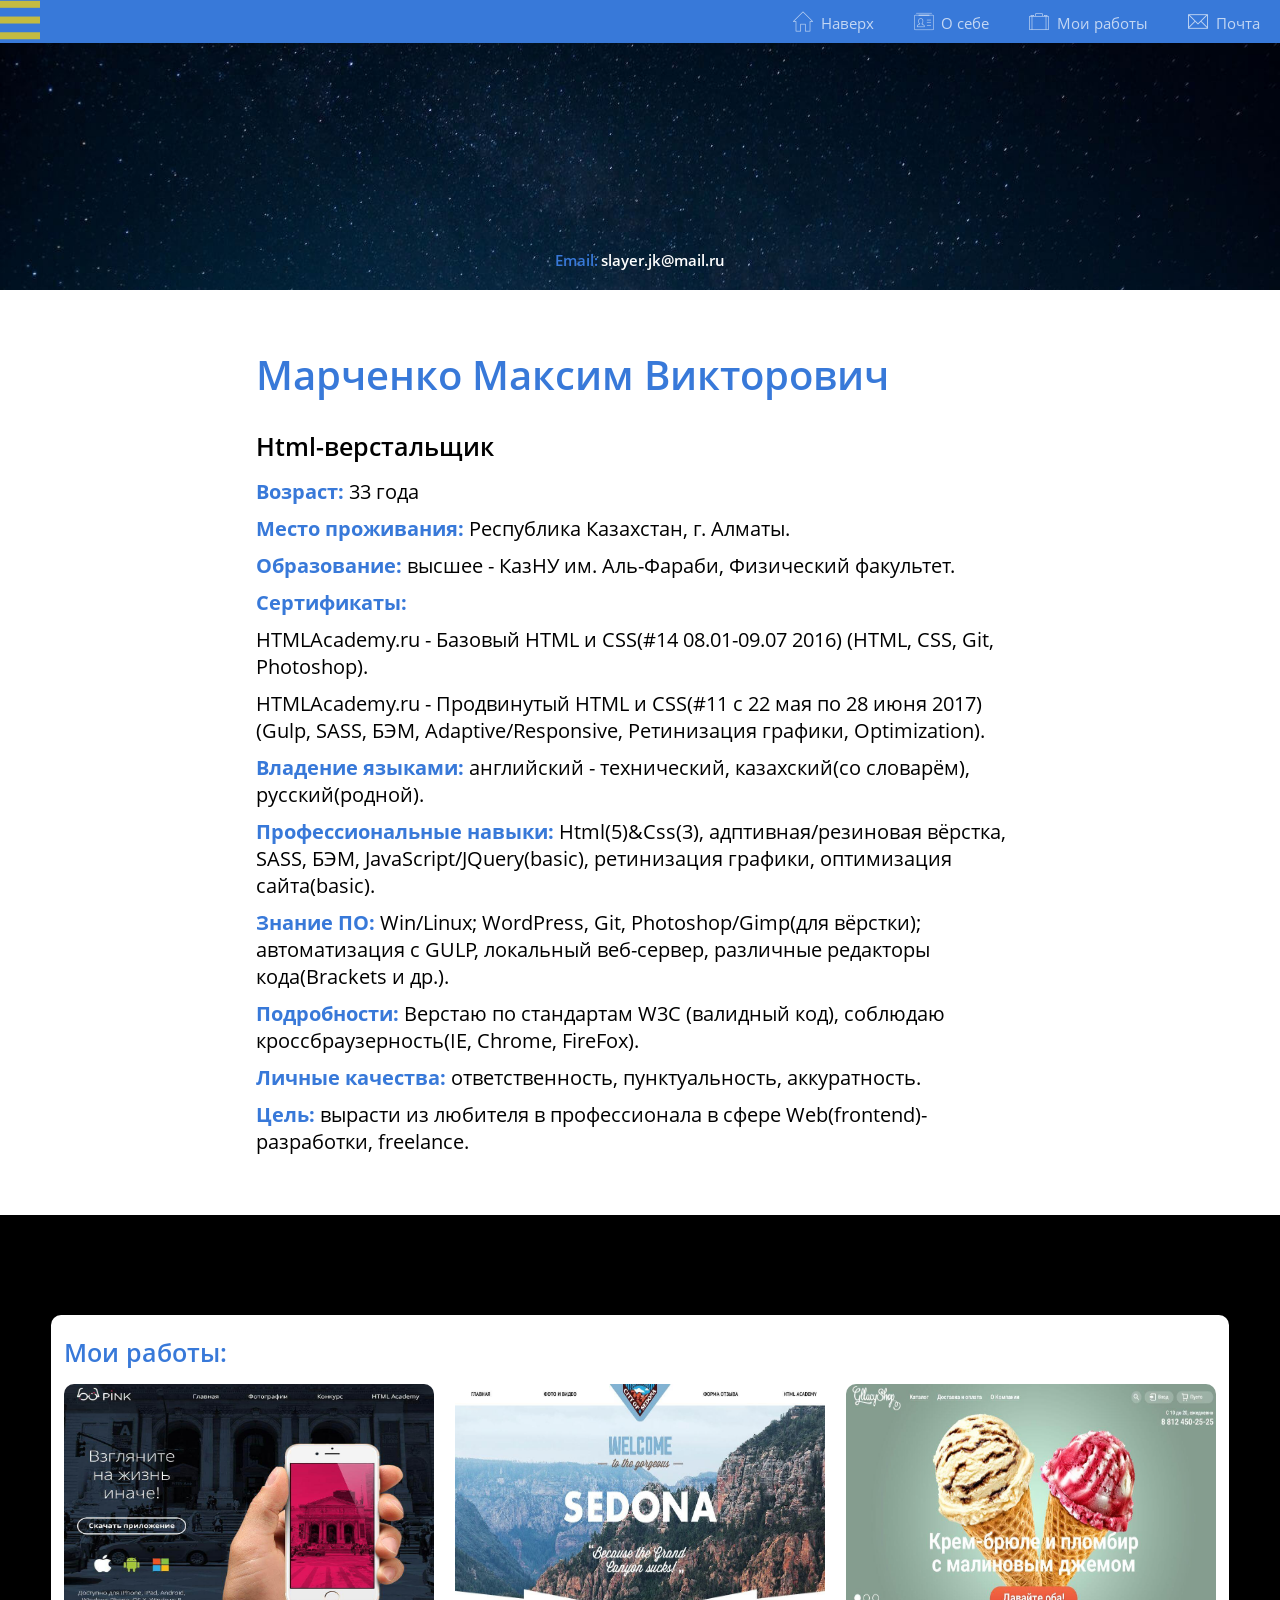
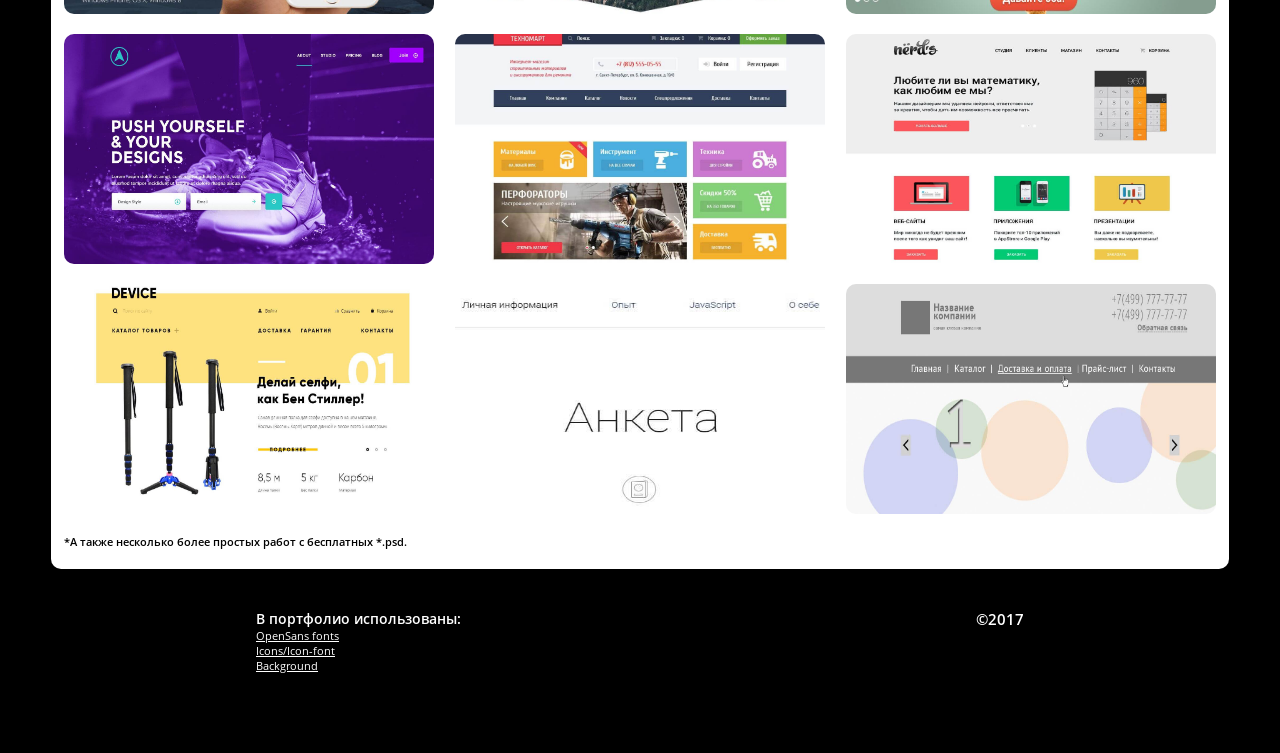
<file: index.html>
<!DOCTYPE html>
<html lang="ru">

<head>
  <meta charset="utf-8">
  <meta name="description" content="Вёрстка (psd to html) и наполнение сайта.">
  <meta name="keywords" content="">
  <meta name="viewport" content="width=device-width,initial-scale=1">
  <meta http-equiv="X-UA-Compatible" content="IE=edge">

  <title>Портфолио html-верстальщика</title>

  <link href="css/normalize.css" rel="stylesheet">

  <!--<link href="css/style.css" rel="stylesheet">-->
  <link href="css/style-min.css" rel="stylesheet">

  <link rel="stylesheet" href="css/jquery-ui.min.css">
  <!--<link rel="stylesheet" href="https://ajax.googleapis.com/ajax/libs/jqueryui/1.12.1/themes/smoothness/jquery-ui.css">-->

  <!--<link rel="shortcut icon" href="img/favicon/favicon.ico" type="image/x-icon">-->
  <!--<link href="FONT" rel="stylesheet">-->

  <!--[if lt IE 9]>
  <script src="https://cdnjs.cloudflare.com/ajax/libs/html5shiv/3.7.3/html5shiv.min.js"></script>
  <![endif]-->

</head>

<body>
  <header id="home" class="header">
    <div class="toggle-header-menu__btn">
      <svg version="1.0" id="toggle-menu" xmlns="http://www.w3.org/2000/svg" xmlns:xlink="http://www.w3.org/1999/xlink" x="0px" y="0px" width="40" height="40" viewBox="0 0 22.928 21.982" enable-background="new 0 0 22.928 21.982" xml:space="preserve">
        <g>
          <rect width="40" height="4" fill="gold" fill-opacity="0.7"/>
          <rect y="9.009" width="40" height="4" fill="gold" fill-opacity="0.7"/>
          <rect y="18.018" width="40" height="4" fill="gold" fill-opacity="0.7"/>
        </g>
      </svg>
    </div>
    <nav class="header-top-menu">
      <ul class="header-top-menu__list">
        <li class="header-top-menu__li">
          <a href="#home" class="header-top-menu__link">
            <span class="header-top-menu__icon-font flaticon-homepage"></span>
            <span class="header-top-menu__span">Наверх</span>
          </a>
        </li>
        <li class="header-top-menu__li">
          <a href="#about" class="header-top-menu__link">
            <span class="header-top-menu__icon-font flaticon-id-card"></span>
            <span class="header-top-menu__span">О себе</span>
          </a>
        </li>
        <li class="header-top-menu__li">
          <a href="#works" class="header-top-menu__link">
            <span class="header-top-menu__icon-font flaticon-briefcase"></span>
            <span class="header-top-menu__span">Мои работы</span>
          </a>
        </li>
        <li class="header-top-menu__li">
          <a href="mailto:slayer.jk@mail.ru" class="header-top-menu__link">
            <span class="header-top-menu__icon-font flaticon-contact"></span>
            <span class="header-top-menu__span">Почта</span>
          </a>
        </li>
      </ul>
    </nav>
    <div class="header-bottom">
      <div class="container">
        <span class="colored-text1 header-bottom__span">Email:</span>
        <a class="header-bottom__mailto-link" href="mailto:slayer.jk@mail.ru">slayer.jk@mail.ru</a>
      </div>
    </div>
  </header>

  <div id="about" class="about-me">
    <div class="container">
      <h1 class="colored-text1 about-me__my-name">Марченко Максим Викторович</h1>
      <h2 class="about-me__prof">Html-верстальщик</h2>
      <p class="about-me__text">
        <span class="colored-text1 about-me__span">Возраст:</span> 33 года
      </p>
      <p class="about-me__text">
        <span class="colored-text1 about-me__span">Место проживания:</span> Республика Казахстан, г. Алматы.
      </p>
      <p class="about-me__text">
        <span class="colored-text1 about-me__span">Образование:</span> высшее - КазНУ им. Аль-Фараби, Физический факультет.
      </p>
      <p class="about-me__text">
        <span class="colored-text1 about-me__span">Сертификаты:</span>
         <ul>
           <li class="about-me__text">HTMLAcademy.ru -    Базовый HTML и CSS(#14 08.01-09.07 2016) (HTML, CSS, Git, Photoshop).</li>
           <li class="about-me__text">HTMLAcademy.ru - Продвинутый HTML и CSS(#11 c 22 мая по 28 июня 2017) (Gulp, SASS, БЭМ, Adaptive/Responsive, Ретинизация графики, Optimization).</li>
         </ul>
      </p>
      <p class="about-me__text">
        <span class="colored-text1 about-me__span">Владение языками:</span> английский - технический, казахский(со словарём), русский(родной).
      </p>
      <p class="about-me__text">
        <span class="colored-text1 about-me__span">Профессиональные навыки:</span> Html(5)&Css(3), адптивная/резиновая вёрстка, SASS, БЭМ, JavaScript/JQuery(basic), ретинизация графики, оптимизация сайта(basic).
      </p>
      <p class="about-me__text">
        <span class="colored-text1 about-me__span">Знание ПО:</span> Win/Linux; WordPress, Git, Photoshop/Gimp(для вёрстки); автоматизация с GULP, локальный веб-сервер, различные редакторы кода(Brackets и др.).
      </p>
      <p class="about-me__text">
        <span class="colored-text1 about-me__span">Подробности:</span> Верстаю по стандартам W3C (валидный код), соблюдаю кроссбраузерность(IE, Chrome, FireFox).
      </p>
      <p class="about-me__text">
        <span class="colored-text1 about-me__span">Личные качества:</span> ответственность, пунктуальность, аккуратность.
      </p>
      <p class="about-me__text">
        <span class="colored-text1 about-me__span">Цель:</span> вырасти из любителя в профессионала в сфере Web(frontend)-разработки, freelance.
      </p>
    </div>
  </div>

  <div id="works" class="my-works">
    <div class="container container_my-works">
      <h2 class="about-me__prof about-me__prof_works">Мои работы:</h2>
      <div class="my-works__wrapper">

      <div class="my-works__work">
          <div class="my-works__work-overlay">
            <h3 class="my-works__work-title">HTML Academy - Pink</h3>
            <p class="my-works__work-description">
              Трёхстраничный (index/media/form) сайт, посвященный мобильному приложению.
              <br>Responsive: <span class="colored-text1">Responsive(320px-1200px), retina(2x).</span>.
              <br>Technologies: <span class="colored-text1">JS, БЭМ, Gulp</span>
              <br>Свёрстано с макета HTMLAcademy.ru.
            </p>
            <div class="my-works__work-links">
              <a href="works/htmlacademy-pink/index.html" class="my-works__work-link">Index</a>
              <a href="works/htmlacademy-pink/pink-media.html" class="my-works__work-link">Media</a>
              <a href="works/htmlacademy-pink/pink-contest.html" class="my-works__work-link">Form</a>
            </div>
          </div>
          <img class="my-works__work-img" src="img/my-works__pink.jpg" width="370" height="250" alt="Htmlacademy.ru-Pink">
        </div>

        <div class="my-works__work">
          <div class="my-works__work-overlay">
            <h3 class="my-works__work-title">HTML Academy - Sedona</h3>
            <p class="my-works__work-description">
              Трёхстраничный (index/media/form) туристический сайт.
              <br>Responsive: <span class="colored-text1">Responsive(320px-1200px), retina(2x).</span>.
              <br>Technologies: <span class="colored-text1">JS, БЭМ, Gulp</span>
              <br>Курсовая работа Продвинутого интенсива(№11 c 22 мая по 28 июня 2017) HTMLAcademy.ru.
            </p>
            <div class="my-works__work-links">
              <a href="works/htmlacademy-sedona/index.html" class="my-works__work-link">Index</a>
              <a href="works/htmlacademy-sedona/sedona-media.html" class="my-works__work-link">Media</a>
              <a href="works/htmlacademy-sedona/sedona-form.html" class="my-works__work-link">Form</a>
            </div>
          </div>
          <img class="my-works__work-img" src="img/my-works__sedona.jpg" width="370" height="250" alt="Htmlacademy.ru-Glacy">
        </div>

        <div class="my-works__work">
          <div class="my-works__work-overlay">
            <h3 class="my-works__work-title">HTML Academy - Glacy</h3>
            <p class="my-works__work-description">
              Двухстраничный сайт(index/catalog) интернет-магазина.
              <br>Adaptive/Responsive: <span class="colored-text1">adaptive(1200px-900px).</span>.
              <br>Technologies: <span class="colored-text1">JS</span>
              <br>Свёрстано с макета HTMLAcademy.ru.
            </p>
            <div class="my-works__work-links">
              <a href="works/htmlacademy-glacy/index.html" class="my-works__work-link">Index</a>
              <a href="works/htmlacademy-glacy/catalog-creamy.html" class="my-works__work-link">Catalog</a>
            </div>
          </div>
          <img class="my-works__work-img" src="img/my-works__glacy.jpg" width="370" height="250" alt="Htmlacademy.ru-Glacy">
        </div>

        <div class="my-works__work">
          <div class="my-works__work-overlay">
            <h3 class="my-works__work-title">Free psd - Eclipse</h3>
            <p class="my-works__work-description">
              Landing page.
              <br>Adaptive/Responsive: <span class="colored-text1">responsive</span>.
              <br><a class="my-works__work-link" href="http://blazrobar.com/free-psd-website-templates/eclipse-free-website-psd-template/">Ссылка на макет</a>
            </p>
            <div class="my-works__work-links">
              <a href="works/eclipse-free-psd/index.html" class="my-works__work-link">Index</a>
            </div>
          </div>
          <img class="my-works__work-img" src="img/my-works__eclipse.jpg" width="370" height="250" alt="Htmlacademy.ru-Technomart">
        </div>

        <div class="my-works__work">
          <div class="my-works__work-overlay">
            <h3 class="my-works__work-title">HTMLAcademy-Technomart</h3>
            <p class="my-works__work-description">
              Двухстраничный сайт(index/catalog) интернет-магазина.
              <br>Adaptive/Responsive: <span class="colored-text1">none(fixed, 960px)</span>.
              <br>Technologies: <span class="colored-text1">JS</span>
              <br>Свёрстано с макета HTMLAcademy.ru.
            </p>
            <div class="my-works__work-links">
              <a href="works/htmlacademy-technomart/index.html" class="my-works__work-link">Index</a>
              <a href="works/htmlacademy-technomart/technomart-catalog-perforators.html" class="my-works__work-link">Catalog</a>
            </div>
          </div>
          <img class="my-works__work-img" src="img/my-works__technomart.jpg" width="370" height="250" alt="Htmlacademy.ru-Technomart">
        </div>

        <div class="my-works__work">
          <div class="my-works__work-overlay">
            <h3 class="my-works__work-title">HTMLAcademy-Nerds</h3>
            <p class="my-works__work-description">
              Двухстраничный сайт(index/catalog) интернет-магазина.
              <br>Adaptive/Responsive: <span class="colored-text1">none(fixed, 880px)</span>.
              <br>Technologies: <span class="colored-text1">JS</span>
              <br>Свёрстано с макета HTMLAcademy.ru.
            </p>
            <div class="my-works__work-links">
              <a href="works/htmlacademy-nerds/index.html" class="my-works__work-link">Index</a>
              <a href="works/htmlacademy-nerds/catalog.html" class="my-works__work-link">Catalog</a>
            </div>
          </div>
          <img class="my-works__work-img" src="img/my-works__nerds.jpg" width="370" height="250" alt="HTMLAcademy-Nerds">
        </div>

        <div class="my-works__work">
          <div class="my-works__work-overlay">
            <h3 class="my-works__work-title">Htmlacademy.ru-Device</h3>
            <p class="my-works__work-description">
              Двухстраничный сайт(index/catalog) интернет-магазина.
              <br>Adaptive/Responsive: <span class="colored-text1">none(fixed, 1160px)S</span>.
              <br>Technologies: <span class="colored-text1">JS</span>
              <br>Курсовая работа базового интенсива(#14 08.01-09.07 2016).
              <br>Свёрстано с макета HTMLAcademy.ru.
            </p>
            <div class="my-works__work-links">
              <a href="works/htmlacademy-device/index.html" class="my-works__work-link">Index</a>
              <a href="works/htmlacademy-device/catalog-selfie-monopods.html" class="my-works__work-link">Catalog</a>
            </div>
          </div>
          <img class="my-works__work-img" src="img/my-works__device.jpg" width="370" height="250" alt="Htmlacademy.ru-Device">
        </div>

        <div class="my-works__work">
          <div class="my-works__work-overlay">
            <h3 class="my-works__work-title">One-Page.kz test-project</h3>
            <p class="my-works__work-description">
              Одностраничный сайт-анкета(заполненный моими данными). Тестовое задание на должность «HTML верстальщик» в компании One-Page.kz.
              <br>Adaptive/Responsive: <span class="colored-text1">responsive(320+)</span>.
              <br>Technologies: <span class="colored-text1">JS, БЭМ, Gulp</span>
            </p>
            <div class="my-works__work-links">
              <a href="works/one-page-test/index.html" class="my-works__work-link">Index</a>
            </div>
          </div>
          <img class="my-works__work-img" src="img/my-works__one-page-test.jpg" width="370" height="250" alt="PixelPlus test-project">
        </div>

        <div class="my-works__work">
          <div class="my-works__work-overlay">
            <h3 class="my-works__work-title">PixelPlus test-project</h3>
            <p class="my-works__work-description">
              Тестовое задание на должность «WEB разработчик, HTML верстальщик» в компании Пиксель Плюс - 3 уровень сложности.
              <br>Adaptive/Responsive: <span class="colored-text1">responsive</span>.
              <br>Technologies: <span class="colored-text1">JS</span>
              <br><a class="my-works__work-link" href="http://www.pixelplus.ru/test/lvl3/pixelplus.ru-test-v3.psd">Ссылка на макет</a>
            </p>
            <div class="my-works__work-links">
              <a href="works/pixel-plus-test-psd/index.html" class="my-works__work-link">Index</a>
            </div>
          </div>
          <img class="my-works__work-img" src="img/my-works__pixel-plus.jpg" width="370" height="250" alt="PixelPlus test-project">
        </div>
      </div>
      <span class="my-works__works-etc">*А также несколько более простых работ с бесплатных *.psd.</span>
    </div>
  </div>

  <footer class="footer">
    <div class="container clearfix">
      <div class="used-materials">
        <span class="used-materials__span">В портфолио использованы:</span>
        <a class="used-materials__link" href="https://fonts.google.com/specimen/Open+Sans?selection.family=Open+Sans">OpenSans fonts</a>
        <a class="used-materials__link" href="http://www.flaticon.com/">Icons/Icon-font</a>
        <a class="used-materials__link" href="http://wallpaperswide.com/night_sky_3-wallpapers.html">Background</a>

      </div>
      <div class="copyright">
        ©2017
      </div>
    </div>
  </footer>

  <div class="overlay"></div>

  <!-- Scripts______________________________________ -->
  <script src="script/jquery-3.1.1.min.js"></script>
  <!--<script src="https://ajax.googleapis.com/ajax/libs/jquery/3.1.1/jquery.min.js"></script>-->

  <script src="script/jquery-ui.min.js"></script>
  <!--<script src="https://ajax.googleapis.com/ajax/libs/jqueryui/1.12.1/jquery-ui.min.js"></script>-->

  <!--<script src="script/script.js"></script>-->
  <script src="script/script-min.js"></script>

</body>

</html>
</file>
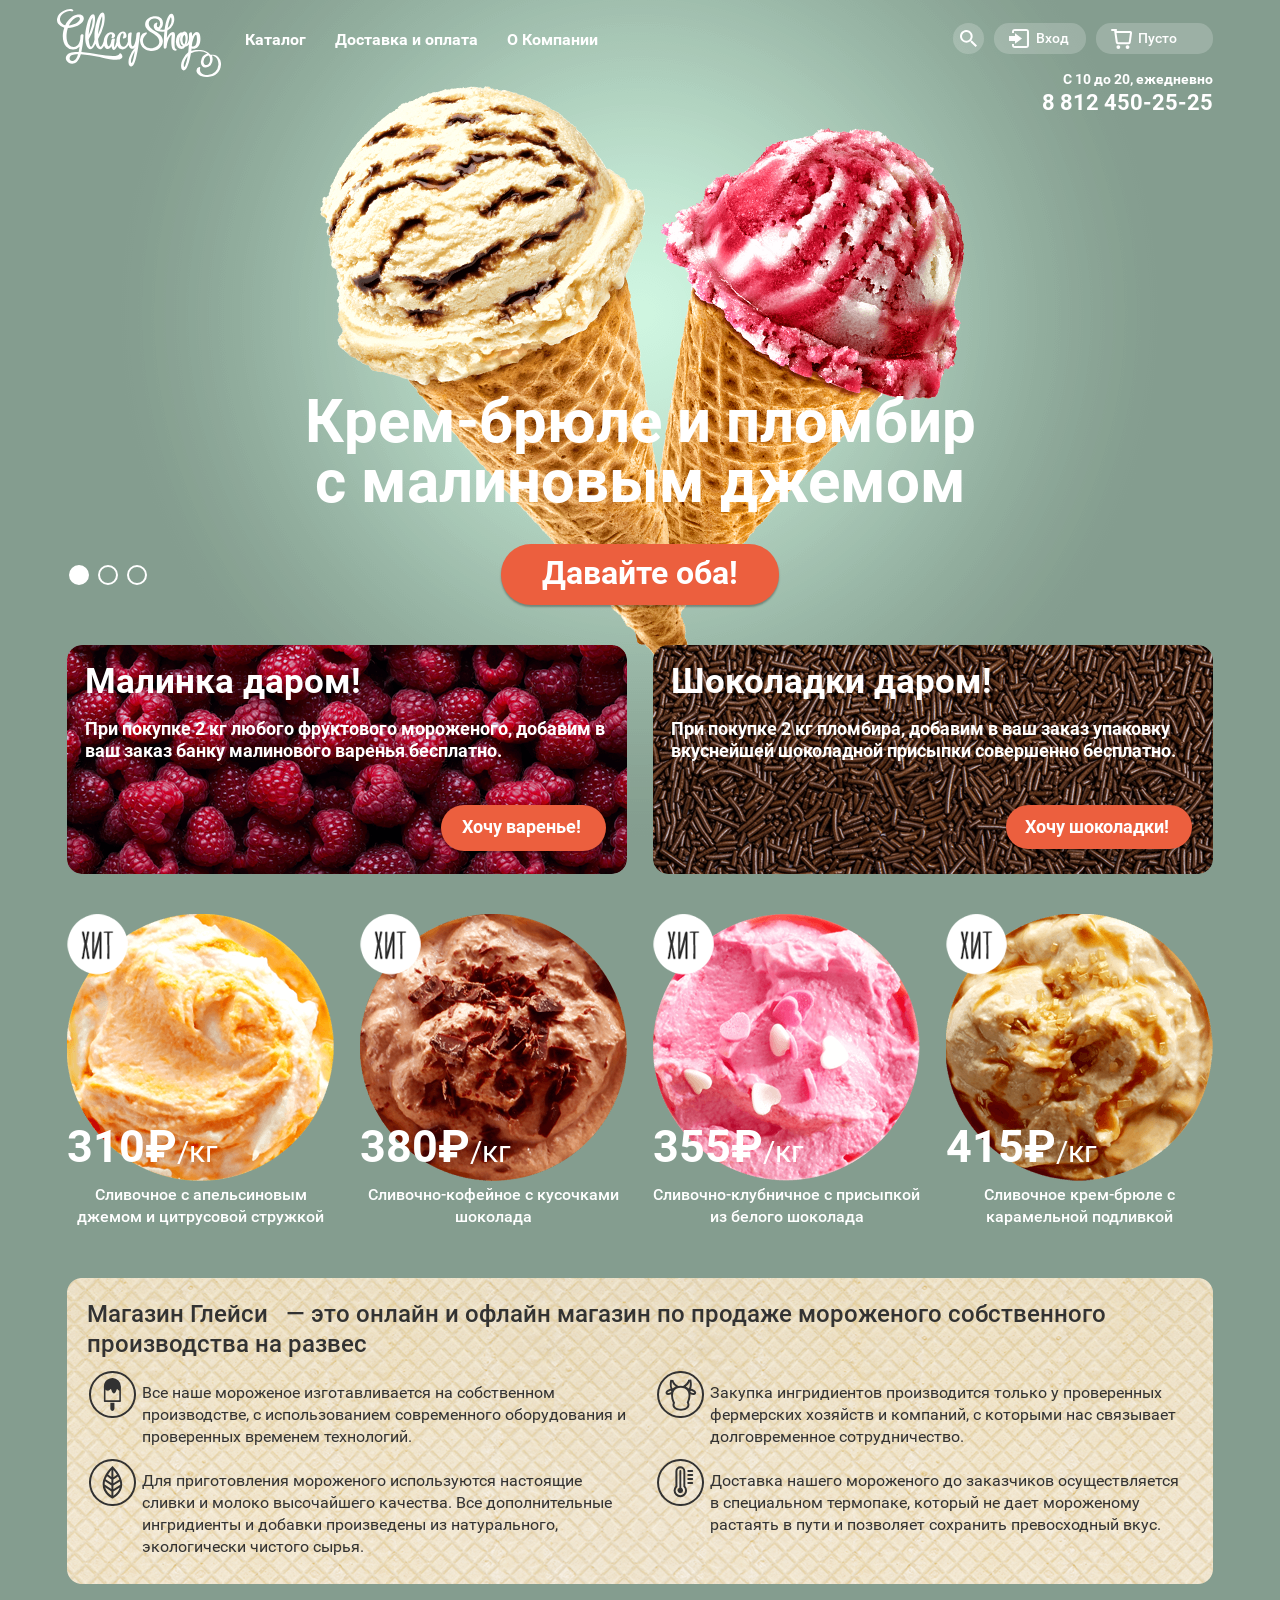
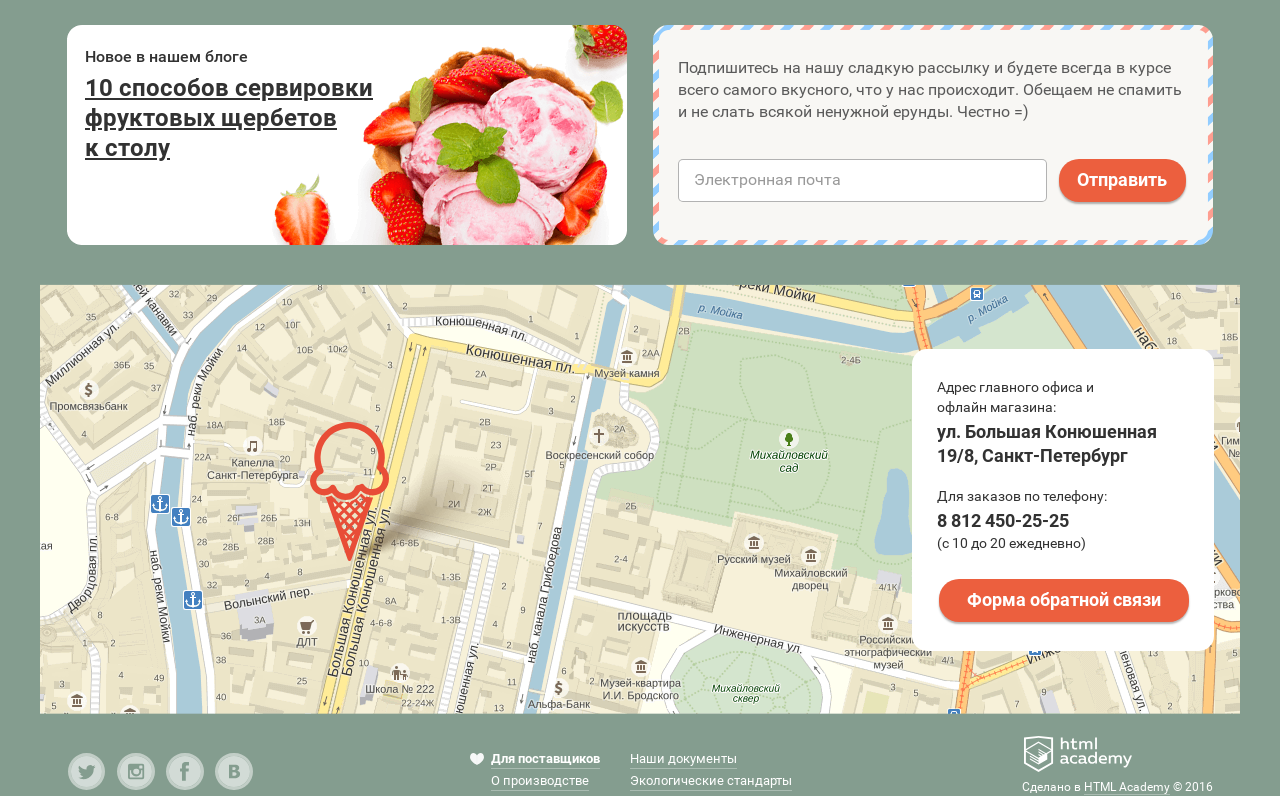
<file: works/htmlacademy-glacy/index.html>
<!DOCTYPE html>
<html lang="ru">

<head>
  <meta charset="utf-8">
  <meta name="description" content="Учебный макет HTMLAcademy - Glacy">
  <meta name="keywords" content="">
  <meta name="viewport" content="width=device-width,initial-scale=1">
  <meta http-equiv="X-UA-Compatible" content="IE=edge">

  <title>HTMLAcademy Glacy</title>

  <link href="css/normalize.css" rel="stylesheet">

  <!--<link href="css/style.css" rel="stylesheet">-->
  <link href="css/style.min.css" rel="stylesheet">

  <link rel="stylesheet" href="css/jquery-ui.min.css">
  <!--<link rel="stylesheet" href="https://ajax.googleapis.com/ajax/libs/jqueryui/1.12.1/themes/smoothness/jquery-ui.css">-->

  <!--<link rel="shortcut icon" href="img/favicon/favicon.ico" type="image/x-icon">-->

  <link href="https://fonts.googleapis.com/css?family=Roboto" rel="stylesheet">
  <link href="https://fonts.googleapis.com/css?family=Roboto:500" rel="stylesheet">
  <link href="https://fonts.googleapis.com/css?family=Roboto:700" rel="stylesheet">

  <!--[if lt IE 9]>
  <script src="https://cdnjs.cloudflare.com/ajax/libs/html5shiv/3.7.3/html5shiv.min.js"></script>
  <![endif]-->
</head>

<body class="bg-1">
  <header class="header">
    <div class="container">
      <div class="header-top clearfix">
        <ul class="header-top__menu">
          <li class="header-top__li_logo">
            <span class="header-top__menu-link_logo">
              <img class="glacy-logo" src="img/logo-glacy.svg" width="164" height="64" alt="glacy-logo">
            </span>
          </li>
          <li class="header-top__li header-top__li_catalog-container">
            <a href="catalog-creamy.html" class="header-top__menu-link header-top__menu-link_catalog">Каталог</a>
            <ul class="header-top__submenu">
              <li class="header-top__submenu-li">
                <a href="#" class="header-top__submenu-link header-top__submenu-link_main">Новинки</a>
              </li>
              <li class="header-top__submenu-li">
                <a href="catalog-creamy.html" class="header-top__submenu-link">Сливочное</a>
              </li>
              <li class="header-top__submenu-li">
                <a href="#" class="header-top__submenu-link">Щербеты</a>
              </li>
              <li class="header-top__submenu-li">
                <a href="#" class="header-top__submenu-link">Фруктовый лед</a>
              </li>
              <li class="header-top__submenu-li">
                <a href="#" class="header-top__submenu-link">Мелорин</a>
              </li>
            </ul>
          </li>
          <li class="header-top__li">
            <a href="#" class="header-top__menu-link">Доставка и оплата</a>
          </li>
          <li class="header-top__li">
            <a href="#" class="header-top__menu-link">О Компании</a>
          </li>
        </ul>
        <ul class="header-top__user-menu">
          <li class="header-top__user-li header-top__user-li_search">
            <div class="header-top__user-link header-top__user-link_search">
              <form class="header-top__search-form" method="post">
                <input class="header-top__search-input" type="text" placeholder="Что ищем?">
              </form>
            </div>
          </li>
          <li class="header-top__user-li header-top__user-li_enter">
            <a href="#" class="header-top__user-link header-top__user-link_enter">Вход</a>
            <div class="header-top__enter-window">
              <form class="header-top__enter-form" method="post">
                <input class="header-top__enter-input" type="email" placeholder="Электронная почта">
                <input class="header-top__enter-input" type="password" placeholder="Пароль">
                <div class="enter-window__bottom clearfix">
                  <input class="glacy-btn header-top__enter-submit" type="submit" value="Войти">
                  <div class="enter-window__links-block">
                    <a class="header-top__enter-link" href="#">
                      <span class="enter-window__span">Забыли пароль?</span>
                    </a>
                    <a class="header-top__enter-link" href="#">
                      <span class="enter-window__span">Новая регистрация</span>
                    </a>
                  </div>
                </div>
              </form>
            </div>
          </li>
          <li class="header-top__user-li">
            <a href="#" class="header-top__user-link header-top__user-link_cart">Пусто</a>
          </li>
        </ul>
      </div>
      <div class="header-bottom clearfix">
        <div class="header-phones">
          <span class="header-bottom__span header-bottom__span_top">С 10 до 20, ежедневно</span>
          <span class="header-bottom__span header-bottom__span_bottom">8 812 450-25-25</span>
        </div>
      </div>
    </div>
  </header>

  <main class="main">
    <div class="slider">
      <div class="container container_slider">
        <input id="s1-r1" class="slider__input" type="radio" name="slider__r1" value="s1-r1" checked>
        <input id="s1-r2" class="slider__input" type="radio" name="slider__r1" value="s1-r2">
        <input id="s1-r3" class="slider__input" type="radio" name="slider__r1" value="s1-r3">
        <div class="slider__switches">
          <label for="s1-r1" class="slider__switch slider__switch_1"></label>
          <label for="s1-r2" class="slider__switch slider__switch_2"></label>
          <label for="s1-r3" class="slider__switch slider__switch_3"></label>
        </div>
        <div class="slider__wrapper clearfix">
          <div class="slider__slide slider__slide_1">
            <div class="slider__bg-slide slider__bg-slide_1">
              <div class="slider__light-bg slider__light-bg_1"></div>
              <div class="slider__ice-bg-left slider__ice-bg-left_1"></div>
              <div class="slider__ice-bg-right slider__ice-bg-right_1"></div>
            </div>
            <h2 class="slider__title">
              Крем-брюле и пломбир
              <br>с малиновым джемом
            </h2>
            <a class="glacy-btn glacy-btn_slider" href="#">Давайте оба!</a>
          </div>
          <div class="slider__slide slider__slide_2">
            <div class="slider__bg-slide slider__bg-slide_2">
              <div class="slider__light-bg slider__light-bg_2"></div>
              <div class="slider__ice-bg-left slider__ice-bg-left_2"></div>
              <div class="slider__ice-bg-right slider__ice-bg-right_2"></div>
            </div>
            <h2 class="slider__title">
              Шоколадный пломбир
              <br>и лимонный сорбет
            </h2>
            <a class="glacy-btn glacy-btn_slider" href="#">Давайте оба!</a>
          </div>
          <div class="slider__slide slider__slide_3">
            <div class="slider__bg-slide slider__bg-slide_3">
              <div class="slider__light-bg slider__light-bg_3"></div>
              <div class="slider__ice-bg-left slider__ice-bg-left_3"></div>
              <div class="slider__ice-bg-right slider__ice-bg-right_3"></div>
            </div>
            <h2 class="slider__title">
              Пломбир с помадкой
              <br>и клубничный щербет
            </h2>
            <a class="glacy-btn glacy-btn_slider" href="#">Давайте оба!</a>
          </div>
          <div class="banners container_banners">
            <div class="banners__banner banners__banner_left">
              <h3 class="banners__banner-title">Малинка даром!</h3>
              <p class="banners__banner-description">
                При покупке 2 кг любого фруктового мороженого, добавим в ваш заказ банку малинового варенья бесплатно.
              </p>
              <a class="glacy-btn glacy-btn_banner" href="#">Хочу варенье!</a>
            </div>
            <div class="banners__banner banners__banner_right">
              <h3 class="banners__banner-title">Шоколадки даром!</h3>
              <p class="banners__banner-description">
                При покупке 2 кг пломбира, добавим в ваш заказ упаковку вкуснейшей шоколадной присыпки совершенно бесплатно.
              </p>
              <a class="glacy-btn glacy-btn_banner glacy-btn_banner-choco" href="#">Хочу шоколадки!</a>
            </div>
          </div>
        </div>
      </div>
    </div>

    <div class="feature-items">
      <div class="container container_feature-items">
        <div class="catalog-items__item feature-items__item feature-items__item_1">
          <div class="catalog-items__item-overlay hidden">
            <a class="glacy-btn glacy-btn_item" href="#">Быстрый просмотр</a>
          </div>
          <img class="catalog-items__img" src="img/feature-items__item_1.png" width="267" height="267" alt="feature item 1">
          <div class="feature-tems__hit-label"></div>
          <span class="catalog-items__item-price">310₽<span class="catalog-items__item-price_regular">/кг</span></span>
          <p class="catalog-items__description">
            Сливочное с апельсиновым джемом и цитрусовой стружкой
          </p>
        </div>
        <div class="catalog-items__item feature-items__item feature-items__item_2">
          <div class="catalog-items__item-overlay hidden">
            <a class="glacy-btn glacy-btn_item" href="#">Быстрый просмотр</a>
          </div>
          <img class="catalog-items__img" src="img/feature-items__item_2.png" width="267" height="267" alt="feature item 2">
          <div class="feature-tems__hit-label"></div>
          <span class="catalog-items__item-price">380₽<span class="catalog-items__item-price_regular">/кг</span></span>
          <p class="catalog-items__description">
            Сливочно-кофейное с кусочками шоколада
          </p>
        </div>
        <div class="catalog-items__item feature-items__item feature-items__item_3">
          <div class="catalog-items__item-overlay hidden">
            <a class="glacy-btn glacy-btn_item" href="#">Быстрый просмотр</a>
          </div>
          <img class="catalog-items__img" src="img/feature-items__item_3.png" width="267" height="267" alt="feature item 3">
          <div class="feature-tems__hit-label"></div>
          <span class="catalog-items__item-price">355₽<span class="catalog-items__item-price_regular">/кг</span></span>
          <p class="catalog-items__description">
            Сливочно-клубничное с присыпкой из белого шоколада
          </p>
        </div>
        <div class="catalog-items__item feature-items__item feature-items__item_4">
          <div class="catalog-items__item-overlay hidden">
            <a class="glacy-btn glacy-btn_item" href="#">Быстрый просмотр</a>
          </div>
          <img class="catalog-items__img" src="img/feature-items__item_4.png" width="267" height="267" alt="feature item 4">
          <div class="feature-tems__hit-label"></div>
          <span class="catalog-items__item-price">415₽<span class="catalog-items__item-price_regular">/кг</span></span>
          <p class="catalog-items__description">
            Сливочное крем-брюле с карамельной подливкой
          </p>
        </div>
      </div>
    </div>

    <div class="about-us">
      <div class="container container_about-us clearfix">
        <h3 class="about-us__company-description">
          Магазин Глейси &#160; &#8212; это онлайн и офлайн магазин по продаже мороженого собственного
          производства на развес
        </h3>
        <div class="about-us__cols-wrapper">
          <div class="about-us__col about-us__col_left">
            <div class="about-us__technology">
              <img class="about-us__icon about-us__icon_icecream" src="img/about-us__icecream-icon.svg" width="47" height="47" alt="tech#1">
              <p class="about-us__technology-description">
                Все наше мороженое изготавливается на собственном производстве, с использованием современного оборудования и проверенных временем технологий.
              </p>
            </div>
            <div class="about-us__technology">
              <img class="about-us__icon about-us__icon_bottom" src="img/about-us__leaf-icon.svg" width="47" height="47" alt="tech#2">
              <p class="about-us__technology-description">
                Для приготовления мороженого используются настоящие сливки и молоко высочайшего качества. Все дополнительные ингридиенты и добавки произведены из натурального, экологически чистого сырья.
              </p>
            </div>
          </div>
          <div class="about-us__col about-us__col_right">
            <div class="about-us__technology">
              <img class="about-us__icon" src="img/about-us__cow-icon.svg" width="47" height="47" alt="tech#3">
              <p class="about-us__technology-description">
                Закупка ингридиентов производится только у проверенных фермерских хозяйств и компаний, с которыми нас связывает долговременное сотрудничество.
              </p>
            </div>
            <div class="about-us__technology">
              <img class="about-us__icon about-us__icon_bottom" src="img/about-us__temperature-icon.svg" width="47" height="47" alt="tech#4">
              <p class="about-us__technology-description">
                Доставка нашего мороженого до заказчиков осуществляется в специальном термопаке, который не дает мороженому растаять в пути и позволяет сохранить превосходный вкус.
              </p>
            </div>
          </div>
        </div>
      </div>
    </div>

    <div class="news">
      <div class="container container_banners clearfix">
        <div class="banners__banner banners__banner_left news__item news__item_blog">
          <span class="news__blog-news">Новое в нашем блоге</span>
          <a class="news__blog-entry-title" href="#">
            10 способов сервировки
            <br>фруктовых щербетов
            <br>к столу
          </a>
        </div>
        <div class="banners__banner banners__banner_right news__item news__item_subscription">
          <p class="news__subscription-description">
            Подпишитесь на нашу сладкую рассылку и будете всегда в курсе всего самого вкусного, что у нас происходит. Обещаем не спамить и не слать всякой ненужной ерунды. Честно =)
          </p>
          <form class="news__form" method="post">
            <input class="news__input news__input_email" type="email" placeholder="Электронная почта">
            <input class="glacy-btn news__input news__input_submit" type="submit" value="Отправить">
          </form>
        </div>
      </div>
    </div>

    <div class="contacts">
      <div class="container container_contacts">
        <a class="contacts__map-link js-modal-show" href="glacy-map-no-js.html">
          <img class="contacts__map-img" src="img/contacts__map.png" width="1200" height="430" alt="map">
        </a>
        <div class="contacts__feedback">
          <span class="contacts__span">
            Адрес главного офиса и
            <br>офлайн магазина:
          </span>
          <strong class="contacts__info contacts__info_address">
            ул. Большая Конюшенная
            <br>19/8, Санкт-Петербург
          </strong>
          <span class="contacts__span">Для заказов по телефону:</span>
          <strong class="contacts__info contacts__info_phone">8 812 450-25-25</strong>
          <span class="contacts__span">(с 10 до 20 ежедневно)</span>
          <a class="glacy-btn glacy-btn_feedback js-modal-show" href="glacy-feedback-no-js.html">Форма обратной связи</a>
        </div>
      </div>
    </div>
  </main>

  <footer class="footer">
    <div class="container container_footer">
      <div class="socials">
        <a class="socials__social-btn socials__social-btn_tw" href="#">
          <img class="socials__social-img" src="img/footer-socials__twitter.svg" width="32" height="32" alt="twitter">
        </a>
        <a class="socials__social-btn socials__social-btn_inst" href="#">
          <img class="socials__social-img" src="img/footer-socials__insta.svg" width="32" height="32" alt="instagram">
        </a>
        <a class="socials__social-btn socials__social-btn_fb" href="#">
          <img class="socials__social-img" src="img/footer-socials__fb.svg" width="32" height="32" alt="facebook">
        </a>
        <a class="socials__social-btn socials__social-btn_vk" href="#">
          <img class="socials__social-img" src="img/footer-socials__vk.svg" width="32" height="32" alt="vkontakte">
        </a>
      </div>
      <div class="footer-menu clearfix">
        <ul class="footer-menu__list footer-menu__list_left">
          <li class="footer-menu__li">
            <a class="footer-menu__link footer-menu__link_distributors" href="#">Для поставщиков</a>
          </li>
          <li class="footer-meu__li">
            <a class="footer-menu__link" href="#">О производстве</a>
          </li>
        </ul>
        <ul class="footer-menu__list footer-menu__list_right">
          <li class="footer-meu__li">
            <a class="footer-menu__link" href="#">Наши документы</a>
          </li>
          <li class="footer-meu__li">
            <a class="footer-menu__link" href="#">Экологические стандарты</a>
          </li>
        </ul>
      </div>
      <div class="made-by">
        <a class="made-by__logo" href="https://htmlacademy.ru/">
          <img class="made-by__logo" src="img/footer-made-by__logo.svg" width="108" height="37" alt="HTMLAcademy">
        </a>
        <br><span class="made-by__span">
          Сделано в 
          <a class="made-by__link" href="https://htmlacademy.ru/">HTML Academy</a> 
          © 2016
        </span>
      </div>
    </div>
  </footer>

  <div class="overlay"></div>
  <div class="feedback feedback-modal-window hidden">
    <div class="modal__close-btn"></div>
    <form class="feedback__form" method="post">
      <h2 class="feedback__title">Мы обязательно вам ответим!</h2>
      <div class="feedback__input-block">
        <input class="feedback__input" type="text" placeholder="Как вас зовут?">
        <div class="feedback__outer-placeholder hidden">Как вас зовут?</div>
      </div>
      <div class="feedback__input-block">
        <input class="feedback__input" type="email" placeholder="Ваша почта для ответа?">
        <div class="feedback__outer-placeholder hidden">Ваша почта для ответа?</div>
      </div>
      <div class="feedback__input-block">
        <textarea class="feedback__input feedback__textarea" placeholder="Напишите что-нибудь..."></textarea>
        <div class="feedback__outer-placeholder hidden">Напишите что-нибудь...</div>
      </div>
      <div class="feedback__submit-section clearfix">
        <input class="glacy-btn feedback__submit" type="submit" value="Отправить">
      </div>
    </form>
  </div>
  <div class="map map-modal-window hidden">
    <div class="modal__close-btn modal__close-btn_map"></div>
    <iframe src="https://www.google.com/maps/embed?pb=!1m16!1m12!1m3!1d1998.6250741580834!2d30.321150915809532!3d59.93836328187608!2m3!1f0!2f0!3f0!3m2!1i1024!2i768!4f13.1!2m1!1z0JHQvtC70YzRiNCw0Y8g0JrQvtC90Y7RiNC10L3QvdCw0Y8g0YPQu9C40YbQsCAxOS84LCDQodCw0L3QutGCLdCf0LXRgtC10YDQsdGD0YDQsywg0LPQvtGA0L7QtCDQodCw0L3QutGCLdCf0LXRgtC10YDQsdGD0YDQsywg0KDQvtGB0YHQuNGP!5e0!3m2!1sru!2skz!4v1490431899506" width="500" height="500" style="border:0" allowfullscreen></iframe>
  </div>

  <!-- Scripts______________________________________ -->
  <script src="script/jquery-3.1.1.min.js"></script>
  <!--<script src="https://ajax.googleapis.com/ajax/libs/jquery/3.1.1/jquery.min.js"></script>-->

  <script src="script/jquery-ui.min.js"></script>
  <!--<script src="https://ajax.googleapis.com/ajax/libs/jqueryui/1.12.1/jquery-ui.min.js"></script>-->

  <!--<script src="script/script.js"></script>-->
  <script src="script/script.min.js"></script>

</body>

</html>
</file>
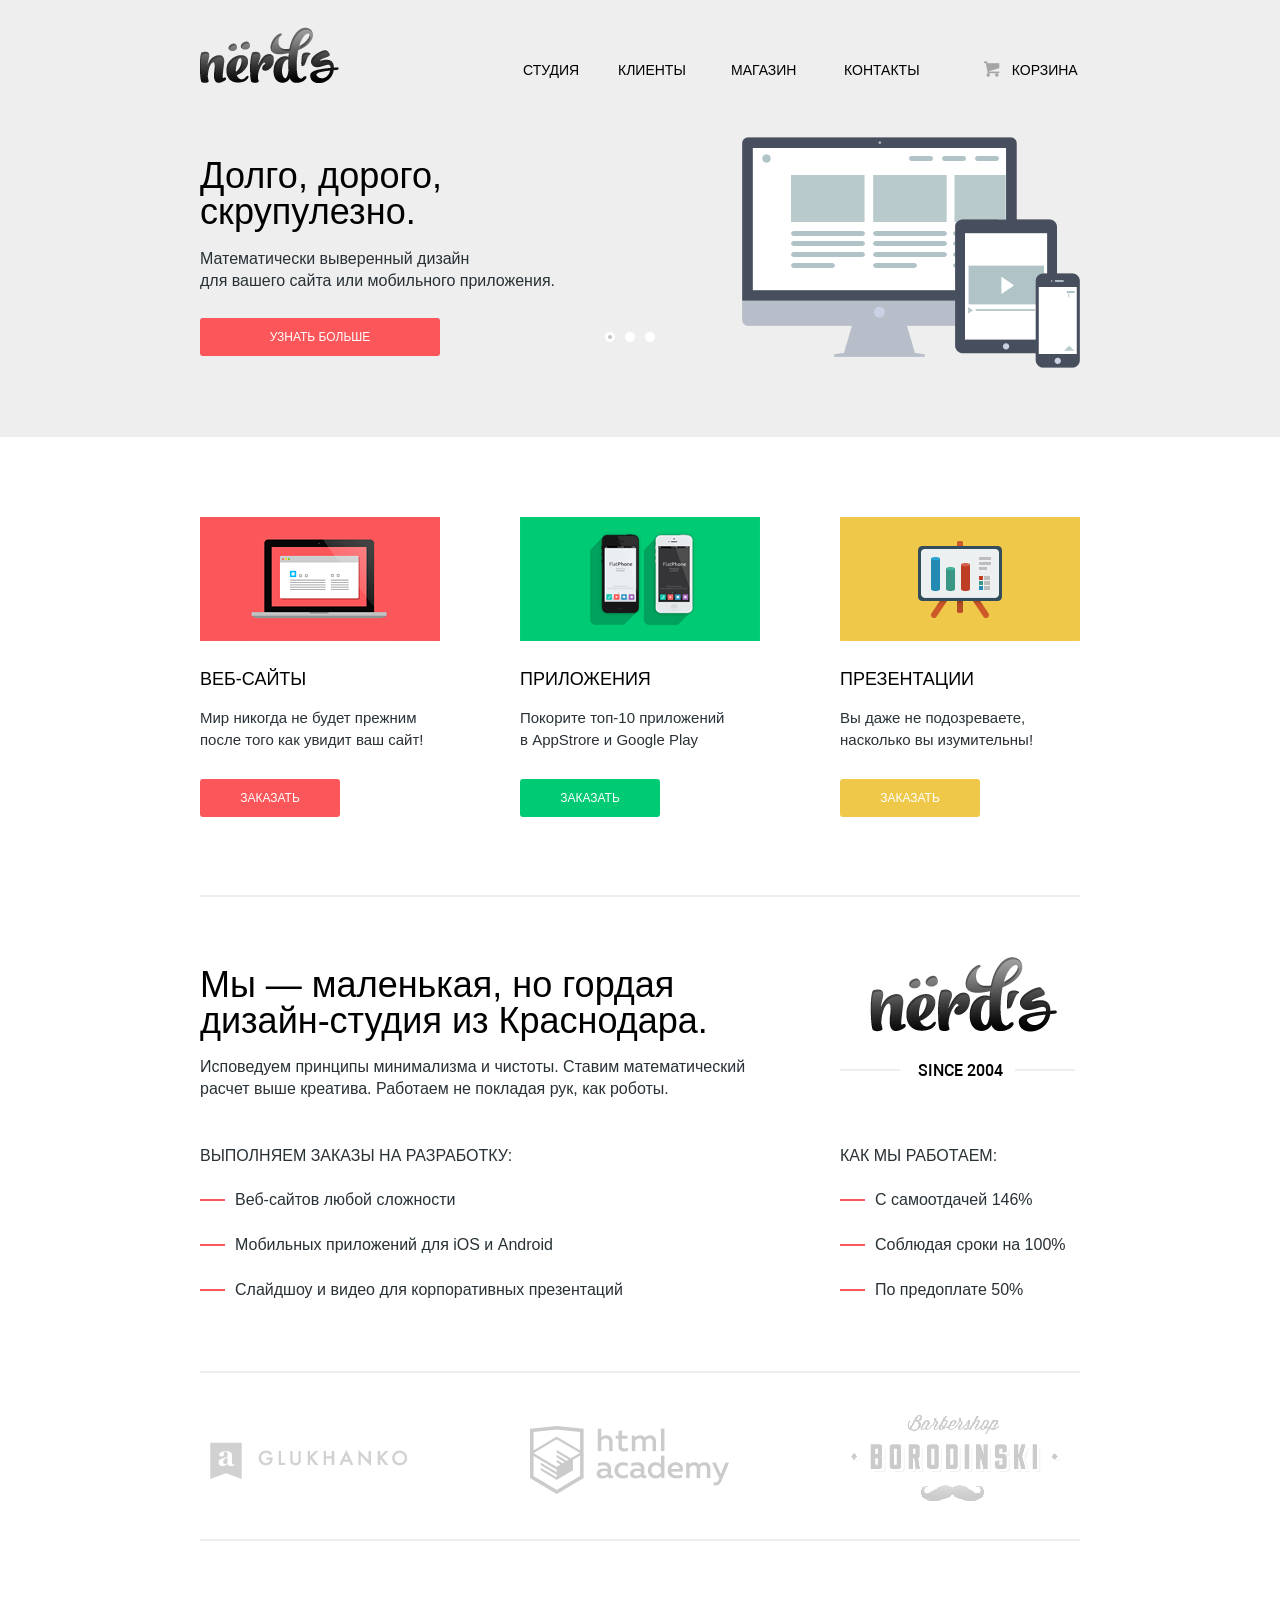
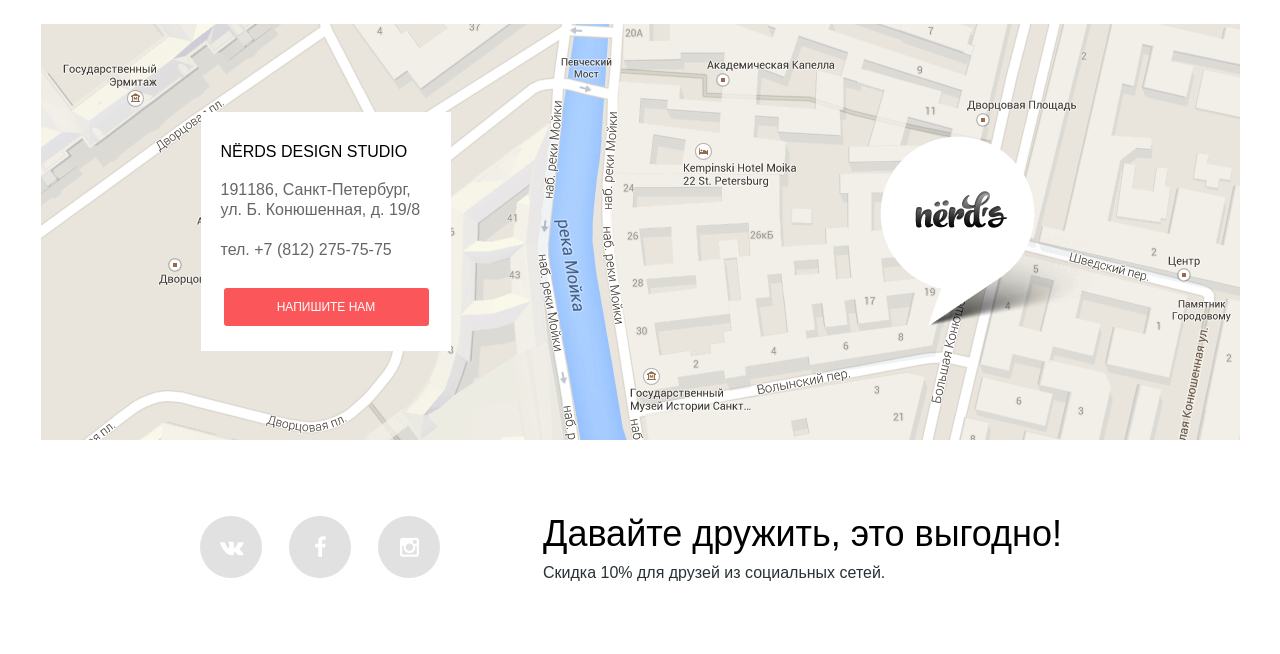
<file: works/htmlacademy-nerds/index.html>
<!DOCTYPE html>
<html lang="en">

<head>
  <meta charset="UTF-8">
  <meta name="viewport" content="width=device-width, initial-scale=1">
  <title>Htmlacademy Nerds template</title>
  <link rel="stylesheet" href="css/normalize.css">
  <!--<link rel="stylesheet" type="text/css" href="css/style.css">-->
  <link rel="stylesheet" type="text/css" href="css/style-min.css">
</head>

<body>
 
  <header class="header header_index">
    <div class="content">
      <div class="header-top-menu">
        <div class="logo">
          <a class="logo__link" href="#">
            <img class="img-common logo__img" src="img/header-nerds-logo.png" width="139" height="56" alt="nerds-logo">
          </a>
        </div>
        <ul class="list-common header-top-menu__list">
          <li class="header-top-menu__li">
            <a class="link-common header-top-menu__link"  href="#">Студия</a>
          </li>
          <li class="header-top-menu__li">
            <a class="link-common header-top-menu__link" href="#">Клиенты</a>
          </li>
          <li class="header-top-menu__li">
            <a class="link-common header-top-menu__link" href="catalog.html">Магазин</a>
          </li>
          <li class="header-top-menu__li">
            <a class="link-common header-top-menu__link" href="#">Контакты</a>
          </li>
          <li class="header-top-menu__li">
            <a class="link-common header-top-menu__link header-top-menu__link_basket" href="#">
              <span class="icon-basket"></span>Корзина
            </a>
          </li>
        </ul>
      </div>
      <div class="header-slider">
        <input class="header-slider__input" id="header-slider__input_r1" type="radio" name="header-slider__input_r" checked>
        <input class="header-slider__input" id="header-slider__input_r2" type="radio" name="header-slider__input_r" >
        <input class="header-slider__input" id="header-slider__input_r3" type="radio" name="header-slider__input_r" >
        <div class="header-slider__switches">
          <label class="header-slider__switch" for="header-slider__input_r1"></label>
          <label class="header-slider__switch" for="header-slider__input_r2"></label>
          <label class="header-slider__switch" for="header-slider__input_r3"></label>
        </div>
        <div class="header-slider__slides">
          <div class="header-slider__slide header-slider__slide_slide1">
            <h2 class="text-common header-slider__h2">Долго, дорого,<br>
              скрупулезно.</h2>
            <p class="text-common header-slider__p">Математически выверенный дизайн<br>
              для вашего сайта или мобильного приложения.</p>
            <a class="nerds-btn-common header-slider__btn" href="#">Узнать больше</a>
          </div>
          <div class="header-slider__slide header-slider__slide_slide2">
            <h2 class="text-common header-slider__h2">Любите ли вы математику,<br>
              как любим ее мы?</h2>
            <p class="text-common header-slider__p">Нашим дизайнерам мы удаляем нейроны, ответственные<br>
              за креатив, чтобы дать им возможность все просчитать</p>
            <a class="nerds-btn-common header-slider__btn" href="#">Узнать больше</a>
          </div>
          <div class="header-slider__slide header-slider__slide_slide3">
            <h2 class="text-common header-slider__h2">Только наркотики,<br>
              только хардкор!</h2>
            <p class="text-common header-slider__p header-slider__p_wspacing">Все дизайнерские решения в нашей компании принимаются<br> 
              только под воздействием качественных галлюциногенов</p>
            <a class="nerds-btn-common header-slider__btn" href="#">Узнать больше</a>
          </div>
        </div>
      </div>
    </div>
  </header>
  
  <main class="main main_index">
    <div class="content">
      <div class="feature-items">
        <div class="feature-item feature-item_1">
          <img class="img-common feature-item__img" src="img/main-feature-item1.png" width="240" height="124" alt="feature-item-sites"> 
          <h3 class="text-common feature-item__h3">Веб-сайты</h3>
          <p class="text-common feature-item__p">
            Мир никогда не будет прежним<br>
            после того как увидит ваш сайт!
          </p>
          <a class="link-common nerds-btn-common nerds-btn-common_order-btn" href="#">Заказать</a>
        </div>
        <div class="feature-item feature-item_2">
          <img class="img-common feature-item__img" src="img/main-feature-item2.png" width="240" height="124" alt="feature-item-apps"> 
          <h3 class="text-common feature-item__h3">Приложения</h3>
          <p class="text-common feature-item__p">
            Покорите топ-10 приложений<br>
            в AppStrore и Google Play
          </p>
          <a class="link-common nerds-btn-common nerds-btn-common_order-btn nerds-btn-common_order-btn_green" href="#">Заказать</a>
        </div>
        <div class="feature-item feature-item_3">
          <img class="img-common feature-item__img" src="img/main-feature-item3.png" width="240" height="124" alt="feature-item-presentations"> 
          <h3 class="text-common feature-item__h3">Презентации</h3>
          <p class="text-common feature-item__p">
            Вы даже не подозреваете,<br> 
            насколько вы изумительны!
          </p>
          <a class="link-common nerds-btn-common nerds-btn-common_order-btn nerds-btn-common_order-btn_yellow" href="#">Заказать</a>
        </div>
      </div>
      <div class="about-us">
        <div class="about-us__row about-us__row_top">
          <div class="about-us__col about-us__col_left">
            <h2 class="text-common about-us__h2">
              Мы — маленькая, но гордая<br>
              дизайн-студия из Краснодара.
            </h2>
            <p class="text-common about-us__p">
              Исповедуем принципы минимализма и чистоты. Ставим математический<br>
              расчет выше креатива. Работаем не покладая рук, как роботы.
            </p>
          </div>
          <div class="about-us__col about-us__col_right">
            <div class="nerds-big-logo">
              <a class="link-common nerds-big-logo__img-link" href="#">
                <img class="img-common" src="img/main-index-nerds-logo-big.png" width="187" height="75" alt="nerds-big-logo">
              </a>
              <span class="text-common nerds-big-logo__span">Since 2004</span>
            </div>
          </div>
        </div>
        <div class="about-us__row about-us__row_bottom">
          <div class="about-us__col about-us__col_left">
            <h3 class="text-common about-us__h3">Выполняем заказы на разработку:</h3>
            <ul class="list-common about-us__list">
              <li class="about-us__li">Веб-сайтов любой сложности</li>
              <li class="about-us__li">Мобильных приложений для iOS и Android</li>
              <li class="about-us__li">Слайдшоу и видео для корпоративных презентаций</li>
            </ul>
          </div>
          <div class="about-us__col about-us__col_right">
            <h3 class="text-common about-us__h3">КАК Мы работаем:</h3>
            <ul class="list-common about-us__list">
              <li class="about-us__li">С самоотдачей 146%</li>
              <li class="about-us__li">Соблюдая сроки на 100%</li>
              <li class="about-us__li">По предоплате 50%</li>
            </ul>
          </div>
        </div>
      </div>
      <div class="portfolio">
        <a class="link-common portfolio__object" href="#" title="AGlukhanko-site">
          <img class="img-common portfolio__logo" src="img/main-portfolio-aglukhanko.png" width="198" height="37" alt="AGlukhanko-site-logo">
        </a>
        <a class="link-common portfolio__object" href="https://htmlacademy.ru/" title="HTMLAcademy-site">
          <img class="img-common portfolio__logo" src="img/main-portfolio-html-academy.png" width="199" height="68" alt="HTMLAcademy-site-logo">
        </a>
        <a class="link-common portfolio__object" href="#" title="BarbershopBorodinski-site">
          <img class="img-common portfolio__logo" src="img/main-portfolio-barbershop-borodinski.png" width="209" height="90" alt="BarbershopBorodinski-site-logo">
        </a>
      </div>
    </div>
  </main>
  
  <footer class="footer">
    <div class="map-content">
      <div class="map-content__our-address">
        <h3 class="text-common map-content__h3">NЁRDS DESIGN STUDIO</h3>
        <p class="text-common map-content__p">
          191186, Санкт-Петербург,<br> 
          ул. Б. Конюшенная, д. 19/8
        </p>  
        <span class="text-common map-content__span">тел. +7 (812) 275-75-75</span>
        <a class="link-common nerds-btn-common nerds-btn-common_write-us-link js-form" href="write-us-no-js.html">
          Напишите нам
        </a>
      </div>
      <a class="link-common map-content__map-link js-map" href="map-no-js.html">
        <img class="img-common" src="img/footer-map.png" width="1199" height="416" alt="Our location">
      </a>
      <div class="nerds-logo-small">
        <a class="link-common nerds-logo-small__a" href="index.html">
          <img class="img-common" src="img/footer-nerds-logo-small.png" width="92" height="37" alt="nerds-logo-small">
        </a>
      </div>
    </div>
    <div class="content">
      <div class="socials">
        <ul class="list-common socials__list">
          <li class="socials__li">
            <a class="link-common socials__social-btn socials__social-btn_social-vk" href="https://vk.com/">
              <span class="text-common socials__icon-font icon-vk"></span>
            </a>
          </li>
          <li class="socials__li">
            <a class="link-common socials__social-btn socials__social-btn_social-fb" href="https://www.facebook.com">
              <span class="text-common socials__icon-font icon-facebook"></span>
            </a>
          </li>
          <li class="socials__li">
            <a class="link-common socials__social-btn socials__social-btn_social-inst" href="https://www.instagram.com/">
              <span class="text-common socials__icon-font icon-instagramm"></span>
            </a>
          </li>
        </ul>
        <div class="socials-info">
          <h2 class="text-common socials-info__h2">Давайте дружить, это выгодно!</h2>
          <span class="text-common socials-info__span">Скидка 10% для друзей из социальных сетей.</span>
        </div>
      </div>
    </div>
  </footer>
  
  <div class="overlay"></div>
  <div class="modal-content_form">
    <button class="modal-content_close" type="button" title="Закрыть">Закрыть</button>
    <form class="our-address-no-js__form modal-content_form__form">
      <div class="our-address-no-js__input-block modal-content_form__input-block">
        <label class="our-address-no-js__label modal-content_form__label" for="user-name">Ваше имя:</label>
        <input id="user-name" class="our-address-no-js__input modal-content_form__input" type="text" name="name" placeholder="Представьтесь, пожалуйста" required> 
      </div>
      <div class="our-address-no-js__input-block modal-content_form__input-block">
        <label class="our-address-no-js__label modal-content_form__label" for="user-email">Ваш e-mail:</label>
        <input id="user-email" class="our-address-no-js__input modal-content_form__input" type="email" name="email" placeholder="Для отправки ответа" required> 
      </div>
      <div class="our-address-no-js__input-block our-address-no-js__input-block_textarea modal-content_form__input-block modal-content_form__input-block_textarea">
        <label class="our-address-no-js__label modal-content_form__label" for="user-text">Текст письма:</label>
        <textarea id="user-text" class="our-address-no-js__input our-address-no-js__textarea modal-content_form__input modal-content_form__input_textarea" name="message" rows="5" placeholder="В свободной форме" required></textarea>
      </div>
      <input class="nerds-btn-common our-address-no-js__btn modal-content_form__btn" type="submit" value="Отправить"> 
    </form>
  </div>
  
  <!--<script src="https://ajax.googleapis.com/ajax/libs/jquery/3.1.1/jquery.min.js"></script> -->
  <script src="script/jquery-3.1.1.min.js"></script>
  <!--<script src="script/script.js"></script>-->
  <script src="script/script.min.js"></script>
</body>
</html>
</file>
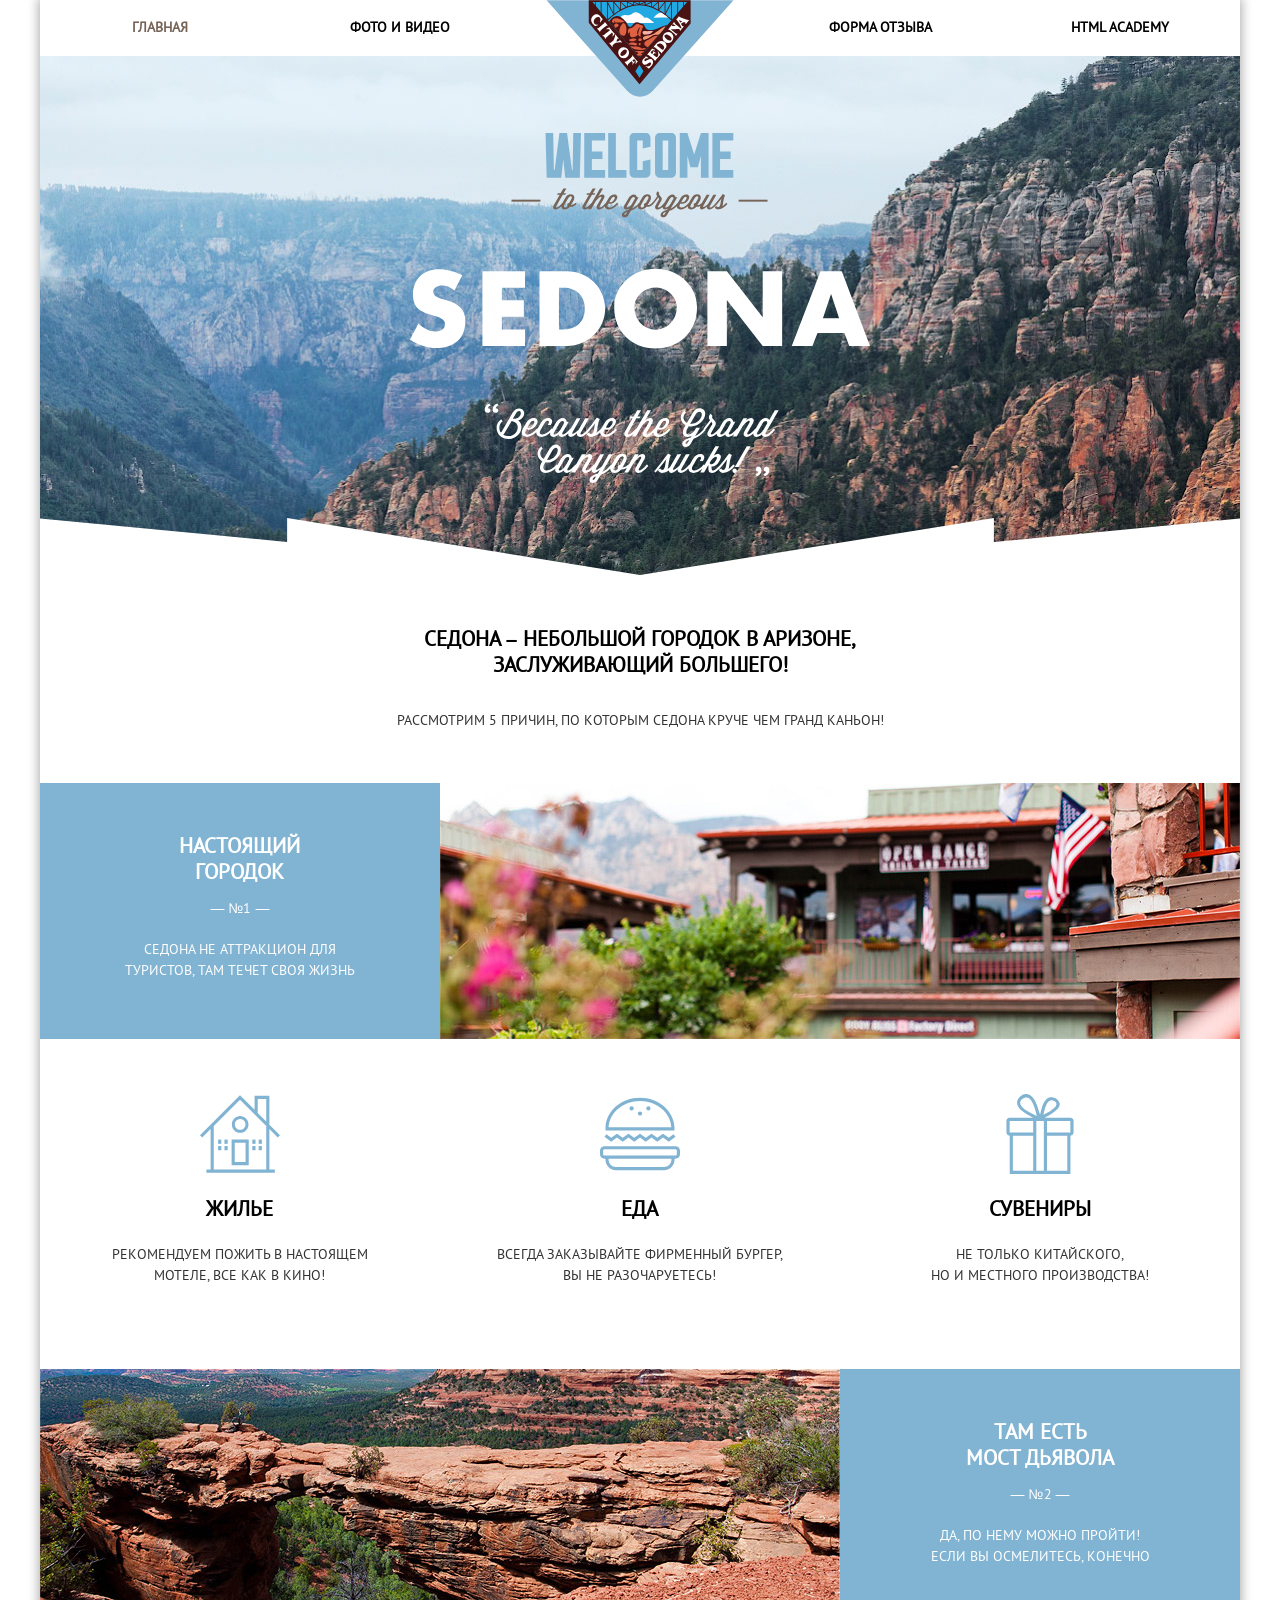
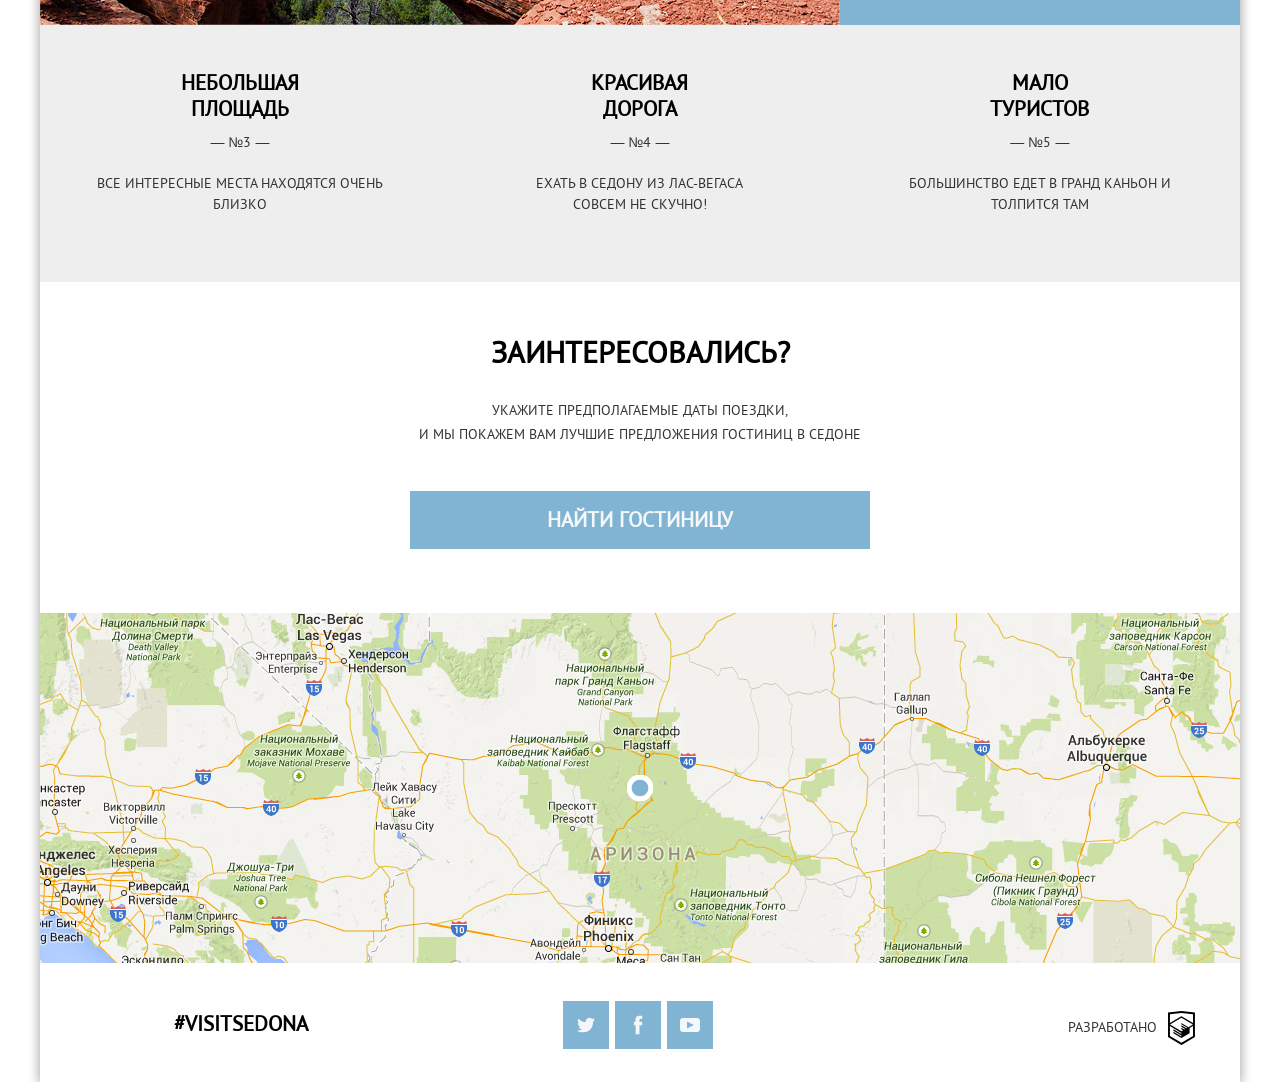
<file: works/htmlacademy-sedona/index.html>
<!DOCTYPE html>
<html lang="ru">

<head>
  <meta charset="utf-8">
  <meta name="description" content="">
  <meta name="keywords" content="">
  <meta name="viewport" content="width=device-width,initial-scale=1">
  <meta http-equiv="X-UA-Compatible" content="IE=edge">

  <title>HTML Academy : Sedona (index)</title>

  <link href="css/style.css" rel="stylesheet">
  <link rel="icon" href="img/icons/favicon_32x32.ico">
  <link rel="icon" href="img/icons/favicon_32x32.ico">
</head>

<body>
  <div class="body-wrapper">

    <header class="page-header">
      <div class="page-header__wrapper wrapper-center">
        <nav class="main-nav">
          <button class="main-nav__toggle-btn" type="button"></button>
          <ul class="main-nav__list">
            <li class="main-nav__item">
              <a class="main-nav__link main-nav__link--active">Главная</a>
            </li>
            <li class="main-nav__item main-nav__item">
              <a href="sedona-media.html" class="main-nav__link">Фото и видео</a>
            </li>
            <li class="main-nav__item main-nav__item--form">
              <a href="sedona-form.html" class="main-nav__link">Форма отзыва</a>
            </li>
            <li class="main-nav__item">
              <a href="https://htmlacademy.ru/" class="main-nav__link">Html Academy</a>
            </li>
          </ul>
          <div class="main-nav__item main-nav__item--logo main-nav__item--logo-not-index">
            <a class="main-nav__logo-link">
              <picture>
                <source media="(min-width: 1200px)" srcset="img/logo-sedona-desktop.svg">
                <source media="(min-width: 768px)" srcset="img/logo-sedona-tablet.svg">
                <img class="main-nav__logo-img" src="img/logo-sedona-mobile.svg" width="102" height="84" alt="logo">
              </picture>
            </a>
          </div>
        </nav>
      </div>
    </header>

    <section class="intro">
      <div class="intro__wrapper wrapper-center">
        <div class="intro__images-block">
          <img class="intro__welcome-text-img" src="img/text-sedona-index.svg" width="460" height="351" alt="sedona-welcome-text">
        </div>
        <div class="intro__desc-block">
          <h1 class="intro__title">
            Седона – небольшой городок в Аризоне, заслуживающий большего!
          </h1>
          <p class="intro__desc intro__desc--bigger">
            Рассмотрим 5 причин, по которым Седона круче чем Гранд Каньон!
          </p>
          <div class="intro__desc-block-decor"></div>
        </div>
      </div>
    </section>

    <section class="features">
      <div class="features__wrapper wrapper-center">
        <div class="features__item features__item--blue features__item--town-desc features__item--mobile-decor">
          <h2 class="features__item-title features__item-title--white">Настоящий городок</h2>
          <span class="features__item-desc features__item-desc--white features__item-desc--number">— №1 —</span>
          <p class="features__item-desc features__item-desc--white">
            Седона не аттракцион для туристов, там течет своя жизнь
          </p>
        </div>
        <div class="features__item features__item--bg features__item--city"></div>
        <div class="features__item features__item--icon-desc features__item--house">
          <img class="features__item-icon features__item-icon--house" src="img/icons/icon-house.svg" width="40" height="40" alt="icon-house">
          <h2 class="features__item-title features__item-title--icon">Жилье</h2>
          <p class="features__item-desc features__item-desc--icon">
            Рекомендуем пожить в настоящем мотеле, все как в кино!
          </p>
        </div>
        <div class="features__item features__item--icon-desc features__item--gift">
          <img class="features__item-icon features__item-icon--gift" src="img/icons/icon-gift.svg" width="35" height="40" alt="icon-gift">
          <h2 class="features__item-title features__item-title--icon">Сувениры</h2>
          <p class="features__item-desc features__item-desc--icon features__item-desc--gift">
            Не только китайского,<br class="feature__gift-desc-text-transfer"> но и местного производства!
          </p>
        </div>
        <div class="features__item features__item--icon-desc features__item--burger">
          <img class="features__item-icon features__item-icon--burger" src="img/icons/icon-burger.svg" width="40" height="40" alt="icon-burger">
          <h2 class="features__item-title features__item-title--icon">Еда</h2>
          <p class="features__item-desc features__item-desc--icon features__item-desc--burger">
            Всегда заказывайте фирменный бургер, Вы не разочаруетесь!
          </p>
        </div>
        <div class="features__item features__item--blue features__item--bridge-desc">
          <h2 class="features__item-title features__item-title--white">Там есть<br class="features__text-transfer"> Мост дьявола</h2>
          <span class="features__item-desc features__item-desc--white features__item-desc--number">— №2 —</span>
          <p class="features__item-desc features__item-desc--white features__item-desc--bridge">
            Да, по нему можно пройти! Если вы осмелитесь, конечно
          </p>
        </div>
        <div class="features__item features__item--bg features__item--bridge"></div>
        <div class="features__item features__item--grey features__item--area">
          <h2 class="features__item-title features__item-title--grey">Небольшая площадь</h2>
          <span class="features__item-desc features__item-desc--number">— №3 —</span>
          <p class="features__item-desc features__item-desc--grey">
            Все интересные места находятся очень близко
          </p>
        </div>
        <div class="features__item features__item--grey features__item--road">
          <h2 class="features__item-title features__item-title--grey">Красивая дорога</h2>
          <span class="features__item-desc features__item-desc--number">— №4 —</span>
          <p class="features__item-desc features__item-desc--grey features__item-desc--road-desc">
            Ехать в Седону из Лас-Вегаса совсем не скучно!
          </p>
        </div>
        <div class="features__item features__item--grey features__item--tourists">
          <h2 class="features__item-title features__item-title--grey">Мало туристов</h2>
          <span class="features__item-desc features__item-desc--number">— №5 —</span>
          <p class="features__item-desc features__item-desc--grey">
            Большинство едет в гранд каньон и толпится там
          </p>
        </div>
      </div>
    </section>

    <section class="search-hotel">
      <div class="search-hotel__wrapper wrapper-center">
        <h2 class="search-hotel__title">Заинтересовались?</h2>
        <p class="search-hotel__desc">
          Укажите предполагаемые даты поездки,<br class="search-hotel__text-transfer">и мы покажем вам лучшие предложения гостиниц в седоне
        </p>
        <a href="#" class="search-hotel__search-btn btn">Найти гостиницу</a>
      </div>
    </section>

    <footer class="page-footer">
      <div class="page-footer__wrapper wrapper-center">
        <div class="map">
          <a class="map__google-link" target="_blank" href="https://www.google.ru/maps/place/%D0%A1%D0%B5%D0%B4%D0%BE%D0%BD%D0%B0,+%D0%90%D1%80%D0%B8%D0%B7%D0%BE%D0%BD%D0%B0+86336,+%D0%A1%D0%A8%D0%90/@34.8602378,-111.8063638,11.25z/data=!4m13!1m7!3m6!1s0x872da132f942b00d:0x5548c523fa6c8efd!2z0KHQtdC00L7QvdCwLCDQkNGA0LjQt9C-0L3QsCA4NjMzNiwg0KHQqNCQ!3b1!8m2!3d34.8697395!4d-111.7609896!3m4!1s0x872da132f942b00d:0x5548c523fa6c8efd!8m2!3d34.8697395!4d-111.7609896?hl=ru">
          </a>
        </div>
        <div class="page-footer__inner-wrapper">
          <div class="page-footer__wrapper-block page-footer__twitter-tag">
            <a class="page-footer__hashtag" href="#">#visitsedona</a>
          </div>
          <div class="socials">
            <a class="socials__btn" href="#">
              twitter
              <svg id="svg-icon-twitter" xmlns="http://www.w3.org/2000/svg" xmlns:xlink="http://www.w3.org/1999/xlink" class="socials__icon" x="0px" y="0px" width="17.5px" height="14.663px" viewBox="0 0 17.5 14.663" enable-background="new 0 0 17.5 14.663" xml:space="preserve" fill="#ffffff">
                <g id="W6EeEF_1_">
                  <g>
                    <path fill-rule="evenodd" clip-rule="evenodd" d="M11.283,0.153c1.736-0.484,3.074,0.264,3.685,1.15 c0.694-0.225,1.372-0.47,2.072-0.69c-0.004,0.841-0.538,1.478-0.883,1.728C16.861,2.506,17.5,1.86,17.5,1.86 c-0.175,0.977-1.035,1.746-1.611,1.977C15.65,10.429,12.617,14.793,5.507,14.66c-0.538,0,0.077,0-0.46,0 c-0.422,0-4.29-0.45-5.047-1.843c2.341,0.192,4.011-0.412,4.835-1.15c-0.989-0.293-2.761-0.464-3.07-2.881 c0.362,0.105,0.583,0.223,1.228,0.117C1.757,8.067,0.385,7.366,0.461,5.218c0.294,0.319,1.1,0.523,1.381,0.461 c-0.725-0.235-2.03-3.281-0.921-4.836C2.794,2.655,4.769,4.364,8.29,4.528C8.506,2.288,9.461,0.788,11.283,0.153z"/>
                  </g>
                </g>
              </svg>
            </a>
            <a class="socials__btn" href="#">
              facebook
              <svg id="svg-icon-facebook" xmlns="http://www.w3.org/2000/svg" xmlns:xlink="http://www.w3.org/1999/xlink" class="socials__icon" x="0px" y="0px" width="8.672px" height="18.944px" viewBox="0 0 8.672 18.944" enable-background="new 0 0 8.672 18.944" xml:space="preserve" fill="#ffffff">
                <path d="M6.275,3.356c0.799,0,1.599,0,2.398,0c0-1.119,0-2.237,0-3.356c-0.959,0-1.92,0-2.878,0C2.656,0.181,1.54,2.387,1.948,6.114 H0v3.518h1.959c0,3.104,0,6.208,0,9.312c1.279,0,2.559,0,3.837,0c0-3.104,0-6.208,0-9.312h2.857V6.114H5.787 C5.765,5.069,5.75,3.709,6.275,3.356z"/>
              </svg>
            </a>
            <a class="socials__btn" href="#">
              youtube
              <svg id="svg-icon-youtube" xmlns="http://www.w3.org/2000/svg" xmlns:xlink="http://www.w3.org/1999/xlink" class="socials__icon" x="0px" y="0px" width="19.979px" height="14.015px" viewBox="0 0 19.979 14.015" enable-background="new 0 0 19.979 14.015" xml:space="preserve" fill="#ffffff">
                <path d="M17.145,0H2.835C1.275,0,0,1.275,0,2.835v8.345c0,1.56,1.275,2.835,2.835,2.835h14.31c1.56,0,2.835-1.275,2.835-2.835V2.835 C19.979,1.275,18.704,0,17.145,0z M7.036,10.392V3.623l6.769,3.384L7.036,10.392z"/>
              </svg>
            </a>
          </div>
          <div class="page-footer__wrapper-block page-footer__made-by">
            <span class="page-footer__desc">Разработано</span>
            <a class="page-footer__made-by-link" href="https://htmlacademy.ru/" title="HTMLAcademy.ru">
              <svg version="1.1" id="Layer_1" xmlns="http://www.w3.org/2000/svg" xmlns:xlink="http://www.w3.org/1999/xlink" class="page-foote__htmlacademy-logo" x="0px" y="0px" width="26.943px" height="34.09px" viewBox="0 0 26.943 34.09" enable-background="new 0 0 26.943 34.09" xml:space="preserve">
                <path d="M13.62,0.017L13.472,0L0,1.412v24.661l13.473,8.017l13.43-7.99l0.042-0.025V1.412L13.62,0.017z M25.019,12.127L13.495,5.334 L13.494,5.23l-0.087,0.05l-0.088-0.056v0.109L1.925,12.118V3.147l11.548-1.212l11.547,1.212V12.127z M13.405,6.787L24.923,13.5 l-4.479,2.64l-7.093-4.221l-0.014,1.415l5.904,3.513l-0.86,0.507l-5.03-2.992l-0.014,1.415l3.827,2.275l-0.782,0.523l-3.031-1.787 l-0.014,1.413l1.853,1.091l-1.8,1.081L2.034,13.622L13.405,6.787z M1.925,15.127l11.411,6.791l0.016,1.044L5.41,18.234L5.395,19.65 l7.979,4.795l0.018,1.076l-7.973-4.74l-0.013,1.414l8.021,4.822l0.046,0.025l8.143-4.872l-0.011-5.177l3.415-2.036v10.021 L13.472,31.85L1.925,24.979V15.127z"/>
              </svg>
            </a>
          </div>
        </div>
      </div>
    </footer>

  </div>

  <script src="js/jquery-3.2.1.min.js"></script>
  <script src="js/picturefill-3.0.2.min.js"></script>
  <!--<script src="js/script.js"></script>-->
  <script src="js/script.min.js"></script>

</body>

</html>
</file>
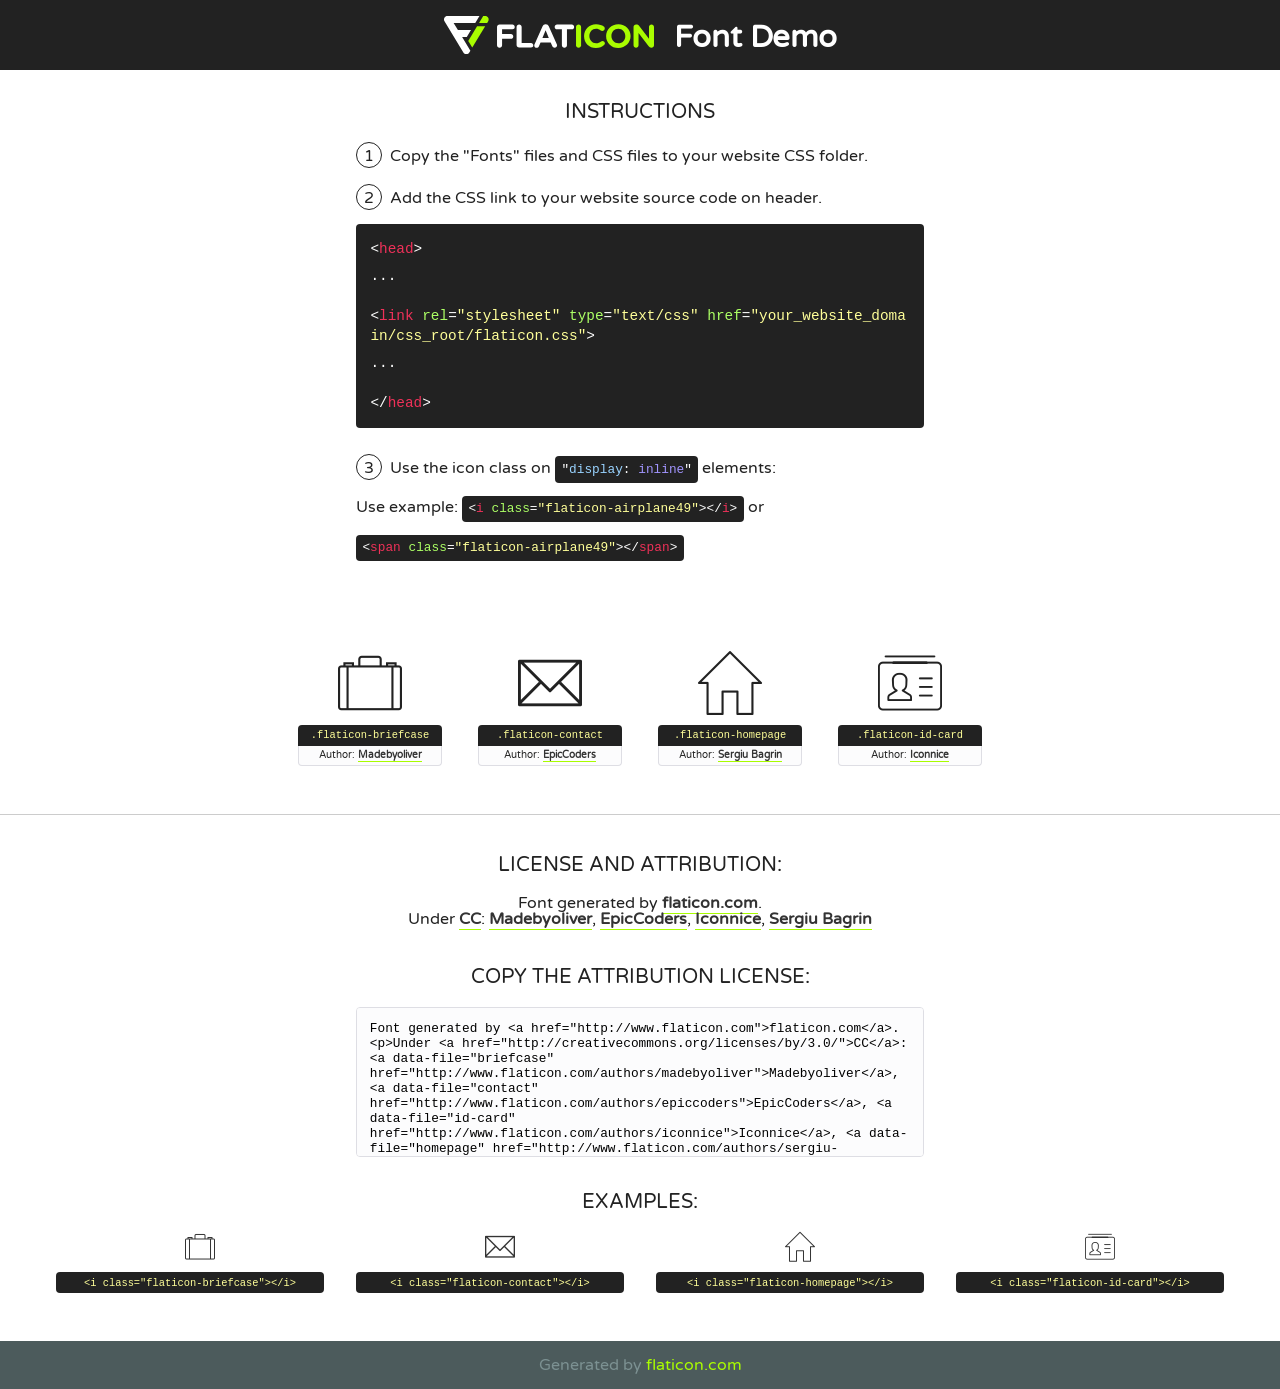
<file: fonts/icon-font/flaticon.html>
<!DOCTYPE html>
<!--
  Flaticon icon font: Flaticon
  Creation date: 08/02/2017 11:21
-->
<html>
<!DOCTYPE html>
<html>

<head>
    <title>Flaticon WebFont</title>
    <link href="http://fonts.googleapis.com/css?family=Varela+Round" rel="stylesheet" type="text/css" />
    <link rel="stylesheet" type="text/css" href="flaticon.css">
    <meta charset="UTF-8">
    <style>
    html, body, div, span, applet, object, iframe,
    h1, h2, h3, h4, h5, h6, p, blockquote, pre,
    a, abbr, acronym, address, big, cite, code,
    del, dfn, em, img, ins, kbd, q, s, samp,
    small, strike, strong, sub, sup, tt, var,
    b, u, i, center,
    dl, dt, dd, ol, ul, li,
    fieldset, form, label, legend,
    table, caption, tbody, tfoot, thead, tr, th, td,
    article, aside, canvas, details, embed, 
    figure, figcaption, footer, header, hgroup, 
    menu, nav, output, ruby, section, summary,
    time, mark, audio, video {
        margin: 0;
        padding: 0;
        border: 0;
        font-size: 100%;
        font: inherit;
        vertical-align: baseline;
    }
    /* HTML5 display-role reset for older browsers */
    article, aside, details, figcaption, figure, 
    footer, header, hgroup, menu, nav, section {
        display: block;
    }
    body {
        line-height: 1;
    }
    ol, ul {
        list-style: none;
    }
    blockquote, q {
        quotes: none;
    }
    blockquote:before, blockquote:after,
    q:before, q:after {
        content: '';
        content: none;
    }
    table {
        border-collapse: collapse;
        border-spacing: 0;
    }
    body {
        font-family: 'Varela Round', Helvetica, Arial, sans-serif;
        font-size: 16px;
        color: #222;
    }
    a {
        color: #333;
        border-bottom: 1px solid #a9fd00;
        font-weight: bold;
        text-decoration: none;
    }
    * {
        -moz-box-sizing: border-box;
        -webkit-box-sizing: border-box;
        box-sizing: border-box;
        margin: 0;
        padding: 0;
    }
    [class^="flaticon-"]:before, [class*=" flaticon-"]:before, [class^="flaticon-"]:after, [class*=" flaticon-"]:after {
        font-family: Flaticon;
        font-size: 30px;
        font-style: normal;
        margin-left: 20px;
        color: #333;
    }
    .wrapper {
        max-width: 600px;
        margin: auto;
        padding: 0 1em;
    }
    .title {
        font-size: 1.25em;
        text-align: center;
        margin-bottom: 1em;
        text-transform: uppercase;
    }
    header {
        text-align: center;
        background-color: #222;
        color: #fff;
        padding: 1em;
    }
    header .logo {
        width: 210px;
        height: 38px;
        display: inline-block;
        vertical-align: middle;
        margin-right: 1em;
        border: none;
    }
    header strong {
        font-size: 1.95em;
        font-weight: bold;
        vertical-align: middle;
        margin-top: 5px;
        display: inline-block;
    }
    .demo {
        margin: 2em auto;
        line-height: 1.25em;
    }
    .demo ul li {
        margin-bottom: 1em;
    }
    .demo ul li .num {
        color: #222;
        border-radius: 20px;
        display: inline-block;
        width: 26px;
        padding: 3px;
        height: 26px;
        text-align: center;
        margin-right: 0.5em;
        border: 1px solid #222;
    }
    .demo ul li code {
        background-color: #222;
        border-radius: 4px;
        padding: 0.25em 0.5em;
        display: inline-block;
        color: #fff;
        font-family: Consolas,Monaco,Lucida Console,Liberation Mono,DejaVu Sans Mono,Bitstream Vera Sans Mono,Courier New, monospace;
        font-weight: lighter;
        margin-top: 1em;
        font-size: 0.8em;
        word-break: break-all;
    }
    .demo ul li code.big {
        padding: 1em;
        font-size: 0.9em;
    }
    .demo ul li code .red {
        color: #EF3159;
    }
    .demo ul li code .green {
        color: #ACFF65;
    }
    .demo ul li code .yellow {
        color: #FFFF99;
    }
    .demo ul li code .blue {
        color: #99D3FF;
    }
    .demo ul li code .purple {
        color: #A295FF;
    }
    .demo ul li code .dots {
        margin-top: 0.5em;
        display: block;
    }
    #glyphs {
        border-bottom: 1px solid #ccc;
        padding: 2em 0;
        text-align: center;
    }
    .glyph {
        display: inline-block;
        width: 9em;
        margin: 1em;
        text-align: center;
        vertical-align: top;
        background: #FFF;
    }
    .glyph .glyph-icon {
        padding: 10px;
        display: block;
        font-family:"Flaticon";
        font-size: 64px;
        line-height: 1;
    }
    .glyph .glyph-icon:before {
        font-size: 64px;
        color: #222;
        margin-left: 0;
    }
    .class-name {
        font-size: 0.65em;
        background-color: #222;
        color: #fff;
        border-radius: 4px 4px 0 0;
        padding: 0.5em;
        color: #FFFF99;
        font-family: Consolas,Monaco,Lucida Console,Liberation Mono,DejaVu Sans Mono,Bitstream Vera Sans Mono,Courier New, monospace;
    }
    .author-name {
        font-size: 0.6em;
        background-color: #fcfcfd;
        border: 1px solid #DEDEE4;
        border-top: 0;
        border-radius: 0 0 4px 4px;
        padding: 0.5em;
    }
    .class-name:last-child {
        font-size: 10px;
        color:#888;
    }
    .class-name:last-child a {
        font-size: 10px;
        color:#555;
    }
    .class-name:last-child a:hover {
        color:#a9fd00;
    }
    .glyph > input {
        display: block;
        width: 100px;
        margin: 5px auto;
        text-align: center;
        font-size: 12px;
        cursor: text;
    }
    .glyph > input.icon-input {
        font-family:"Flaticon";
        font-size: 16px;
        margin-bottom: 10px;
    }
    .attribution .title {
        margin-top: 2em;
    }
    .attribution textarea {
        background-color: #fcfcfd;
        padding: 1em;
        border: none;
        box-shadow: none;
        border: 1px solid #DEDEE4;
        border-radius: 4px;
        resize: none;
        width: 100%;
        height: 150px;
        font-size: 0.8em;
        font-family: Consolas,Monaco,Lucida Console,Liberation Mono,DejaVu Sans Mono,Bitstream Vera Sans Mono,Courier New, monospace;
        -webkit-appearance: none;
    }
    .iconsuse {
        margin: 2em auto;
        text-align: center;
        max-width: 1200px;
    }
    .iconsuse:after {
        content: '';
        display: table;
        clear: both;
    }
    .iconsuse .image {
        float: left;
        width: 25%;
        padding: 0 1em;
    }
    .iconsuse .image p {
        margin-bottom: 1em;
    }
    .iconsuse .image span {
        display: block;
        font-size: 0.65em;
        background-color: #222;
        color: #fff;
        border-radius: 4px;
        padding: 0.5em;
        color: #FFFF99;
        margin-top: 1em;
        font-family: Consolas,Monaco,Lucida Console,Liberation Mono,DejaVu Sans Mono,Bitstream Vera Sans Mono,Courier New, monospace;
    }
    #footer {
        text-align: center;
        background-color: #4C5B5C;
        color: #7c9192;
        padding: 1em;
    }
    #footer a {
        border: none;
        color: #a9fd00;
        font-weight: normal;
    }
    @media (max-width: 960px) {
        .iconsuse .image {
            width: 50%;
        }
    }
    @media (max-width: 560px) {
        .iconsuse .image {
            width: 100%;
        }
    }
    </style>
</head>

<body class="characters-off">

    <header>
        <a href="http://www.flaticon.com" target="_blank" class="logo">
            <svg version="1.1" xmlns="http://www.w3.org/2000/svg" xmlns:xlink="http://www.w3.org/1999/xlink" xmlns:a="http://ns.adobe.com/AdobeSVGViewerExtensions/3.0/" viewBox="0 0 560.875 102.036" enable-background="new 0 0 560.875 102.036" xml:space="preserve">
                <defs>
                </defs>
                <g>
                    <g class="letters">
                        <path fill="#ffffff" d="M141.596,29.675c0-3.777,2.985-6.767,6.764-6.767h34.438c3.426,0,6.15,2.728,6.15,6.15
                        c0,3.43-2.724,6.149-6.15,6.149h-27.674v13.091h23.719c3.429,0,6.151,2.724,6.151,6.15c0,3.43-2.723,6.149-6.151,6.149h-23.719
                        v17.574c0,3.773-2.986,6.761-6.764,6.761c-3.779,0-6.764-2.989-6.764-6.761V29.675z"></path>
                        <path fill="#ffffff" d="M193.844,29.149c0-3.781,2.985-6.767,6.764-6.767c3.776,0,6.763,2.985,6.763,6.767v42.957h25.039
                        c3.426,0,6.149,2.726,6.149,6.153c0,3.425-2.723,6.15-6.149,6.15h-31.802c-3.779,0-6.764-2.986-6.764-6.768V29.149z"></path>
                        <path fill="#ffffff" d="M241.891,75.71l21.438-48.407c1.492-3.341,4.215-5.357,7.906-5.357h0.792
                        c3.686,0,6.323,2.017,7.815,5.357l21.439,48.407c0.436,0.967,0.701,1.845,0.701,2.723c0,3.602-2.809,6.501-6.414,6.501
                        c-3.161,0-5.269-1.845-6.499-4.655l-4.132-9.661h-27.059l-4.301,10.102c-1.144,2.631-3.426,4.214-6.237,4.214
                        c-3.517,0-6.24-2.81-6.24-6.325C241.1,77.64,241.451,76.677,241.891,75.71z M279.932,58.666l-8.521-20.297l-8.526,20.297H279.932
                        z"></path>
                        <path fill="#ffffff" d="M314.864,35.387H301.86c-3.429,0-6.239-2.813-6.239-6.238c0-3.429,2.811-6.24,6.239-6.24h39.533
                        c3.426,0,6.237,2.811,6.237,6.24c0,3.425-2.811,6.238-6.237,6.238h-13.001v42.785c0,3.773-2.99,6.761-6.764,6.761
                        c-3.779,0-6.764-2.989-6.764-6.761V35.387z"></path>
                        <path fill="#A9FD00" d="M352.615,29.149c0-3.781,2.985-6.767,6.767-6.767c3.774,0,6.761,2.985,6.761,6.767v49.024
                        c0,3.773-2.987,6.761-6.761,6.761c-3.781,0-6.767-2.989-6.767-6.761V29.149z"></path>
                        <path fill="#A9FD00" d="M374.132,53.836v-0.179c0-17.481,13.178-31.801,32.065-31.801c9.22,0,15.459,2.458,20.557,6.238
                        c1.402,1.054,2.637,2.985,2.637,5.357c0,3.692-2.985,6.59-6.681,6.59c-1.845,0-3.071-0.702-4.044-1.319
                        c-3.776-2.813-7.729-4.393-12.562-4.393c-10.364,0-17.831,8.611-17.831,19.154v0.173c0,10.542,7.291,19.329,17.831,19.329
                        c5.715,0,9.492-1.756,13.359-4.834c1.049-0.874,2.458-1.491,4.039-1.491c3.429,0,6.325,2.813,6.325,6.236
                        c0,2.106-1.056,3.78-2.282,4.834c-5.539,4.834-12.036,7.733-21.878,7.733C387.572,85.464,374.132,71.493,374.132,53.836z"></path>
                        <path fill="#A9FD00" d="M433.009,53.836v-0.179c0-17.481,13.79-31.801,32.766-31.801c18.981,0,32.592,14.143,32.592,31.628v0.173
                        c0,17.483-13.785,31.807-32.769,31.807C446.625,85.464,433.009,71.32,433.009,53.836z M484.224,53.836v-0.179
                        c0-10.539-7.725-19.326-18.626-19.326c-10.893,0-18.449,8.611-18.449,19.154v0.173c0,10.542,7.73,19.329,18.626,19.329
                        C476.676,72.986,484.224,64.378,484.224,53.836z"></path>
                        <path fill="#A9FD00" d="M506.233,29.321c0-3.774,2.99-6.763,6.767-6.763h1.401c3.252,0,5.183,1.583,7.029,3.953l26.093,34.265
                        V29.059c0-3.692,2.99-6.677,6.681-6.677c3.683,0,6.671,2.985,6.671,6.677v48.934c0,3.78-2.987,6.765-6.764,6.765h-0.436
                        c-3.257,0-5.188-1.581-7.034-3.953l-27.056-35.492v32.944c0,3.687-2.985,6.676-6.678,6.676c-3.683,0-6.673-2.989-6.673-6.676
                        V29.321z"></path>
                    </g>
                    <g class="insignia">
                        <path fill="#ffffff" d="M48.372,56.137h12.517l11.156-18.537H37.186L25.688,18.539h57.825L94.668,0H9.271
                        C5.925,0,2.842,1.801,1.198,4.716c-1.644,2.907-1.593,6.482,0.134,9.343l50.38,83.501c1.678,2.781,4.689,4.476,7.938,4.476
                        c3.246,0,6.257-1.695,7.935-4.476l2.898-4.804L48.372,56.137z"></path>
                        <g class="i">
                            <path fill="#A9FD00" d="M93.575,18.539h0.031v0.004l21.652,0.004l2.705-4.488c1.727-2.861,1.778-6.436,0.133-9.343
                            C116.454,1.801,113.371,0,110.026,0h-5.294L93.575,18.539z"></path>
                            <polygon fill="#A9FD00" points="88.291,27.356 64.725,66.486 75.519,84.404 109.942,27.356"></polygon>
                        </g>
                    </g>
                </g>
            </svg>
        </a>
        <strong>Font Demo</strong>
    </header>


    <section class="demo wrapper">

        <p class="title">Instructions</p>

        <ul>
            <li>
                <span class="num">1</span>Copy the "Fonts" files and CSS files to your website CSS folder.
            </li>
            <li>
                <span class="num">2</span>Add the CSS link to your website source code on header.
                <code class="big">
                    &lt;<span class="red">head</span>&gt;
                    <br/><span class="dots">...</span>
                    <br/>&lt;<span class="red">link</span> <span class="green">rel</span>=<span class="yellow">"stylesheet"</span> <span class="green">type</span>=<span class="yellow">"text/css"</span> <span class="green">href</span>=<span class="yellow">"your_website_domain/css_root/flaticon.css"</span>&gt;
                    <br/><span class="dots">...</span>
                    <br/>&lt;/<span class="red">head</span>&gt;
                </code>
            </li>

            <li>
                <p>
                    <span class="num">3</span>Use the icon class on <code>"<span class="blue">display</span>:<span class="purple"> inline</span>"</code> elements:
                    <br />
                    Use example: <code>&lt;<span class="red">i</span> <span class="green">class</span>=<span class="yellow">&quot;flaticon-airplane49&quot;</span>&gt;&lt;/<span class="red">i</span>&gt;</code> or <code>&lt;<span class="red">span</span> <span class="green">class</span>=<span class="yellow">&quot;flaticon-airplane49&quot;</span>&gt;&lt;/<span class="red">span</span>&gt;</code>
            </li>
        </ul>

    </section>




   <section id="glyphs">          
    
      
        <div class="glyph"><div class="glyph-icon flaticon-briefcase"></div>
            <div class="class-name">.flaticon-briefcase</div>
            <div class="author-name">Author: <a data-file="briefcase" href="http://www.flaticon.com/authors/madebyoliver">Madebyoliver</a> </div> 
        </div>        
        
        <div class="glyph"><div class="glyph-icon flaticon-contact"></div>
            <div class="class-name">.flaticon-contact</div>
            <div class="author-name">Author: <a data-file="contact" href="http://www.flaticon.com/authors/epiccoders">EpicCoders</a> </div> 
        </div>        
        
        <div class="glyph"><div class="glyph-icon flaticon-homepage"></div>
            <div class="class-name">.flaticon-homepage</div>
            <div class="author-name">Author: <a data-file="homepage" href="http://www.flaticon.com/authors/sergiu-bagrin">Sergiu Bagrin</a> </div> 
        </div>        
        
        <div class="glyph"><div class="glyph-icon flaticon-id-card"></div>
            <div class="class-name">.flaticon-id-card</div>
            <div class="author-name">Author: <a data-file="id-card" href="http://www.flaticon.com/authors/iconnice">Iconnice</a> </div> 
        </div>        
        

    </section>



    <section class="attribution wrapper"   style="text-align:center;">

      <div class="title">License and attribution:</div><div class="attrDiv">Font generated by <a href="http://www.flaticon.com">flaticon.com</a>. <div><p>Under <a href="http://creativecommons.org/licenses/by/3.0/">CC</a>: <a data-file="briefcase" href="http://www.flaticon.com/authors/madebyoliver">Madebyoliver</a>, <a data-file="contact" href="http://www.flaticon.com/authors/epiccoders">EpicCoders</a>, <a data-file="id-card" href="http://www.flaticon.com/authors/iconnice">Iconnice</a>, <a data-file="homepage" href="http://www.flaticon.com/authors/sergiu-bagrin">Sergiu Bagrin</a></p>  </div>
      </div>
      <div class="title">Copy the Attribution License:</div>

    <textarea onclick="this.focus();this.select();">Font generated by &lt;a href=&quot;http://www.flaticon.com&quot;&gt;flaticon.com&lt;/a&gt;. <p>Under <a href="http://creativecommons.org/licenses/by/3.0/">CC</a>: <a data-file="briefcase" href="http://www.flaticon.com/authors/madebyoliver">Madebyoliver</a>, <a data-file="contact" href="http://www.flaticon.com/authors/epiccoders">EpicCoders</a>, <a data-file="id-card" href="http://www.flaticon.com/authors/iconnice">Iconnice</a>, <a data-file="homepage" href="http://www.flaticon.com/authors/sergiu-bagrin">Sergiu Bagrin</a></p>  
     </textarea>

    </section>

    <section class="iconsuse">

          <div class="title">Examples:</div>            
             
            <div class="image">
                <p>
                    <i class="glyph-icon flaticon-briefcase"></i> 
                    <span>&lt;i class=&quot;flaticon-briefcase&quot;&gt;&lt;/i&gt;</span>
                </p>
            </div>
            
            <div class="image">
                <p>
                    <i class="glyph-icon flaticon-contact"></i> 
                    <span>&lt;i class=&quot;flaticon-contact&quot;&gt;&lt;/i&gt;</span>
                </p>
            </div>
            
            <div class="image">
                <p>
                    <i class="glyph-icon flaticon-homepage"></i> 
                    <span>&lt;i class=&quot;flaticon-homepage&quot;&gt;&lt;/i&gt;</span>
                </p>
            </div>
            
            <div class="image">
                <p>
                    <i class="glyph-icon flaticon-id-card"></i> 
                    <span>&lt;i class=&quot;flaticon-id-card&quot;&gt;&lt;/i&gt;</span>
                </p>
            </div>
                       
        </div>
                            
    </section>

<div id="footer">
    <div>Generated by <a href="http://www.flaticon.com">flaticon.com</a>
    </div>
</div>



</body>
</html>
</file>
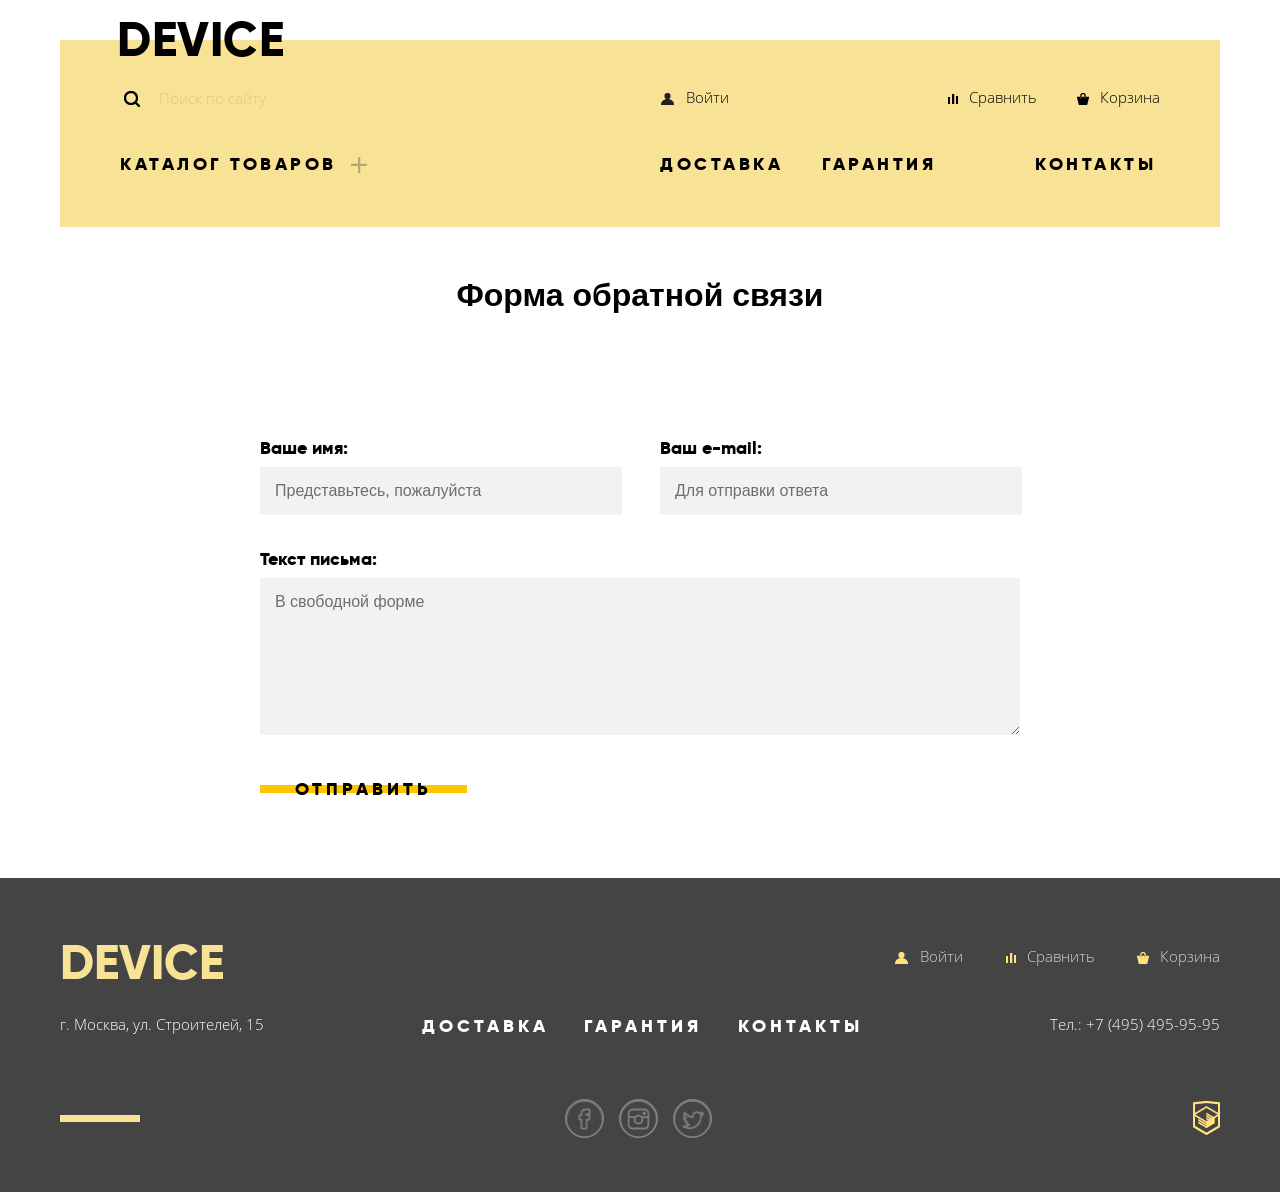
<file: works/htmlacademy-device/form-no-js.html>
<!DOCTYPE html>
<html lang="ru">

<head>
  <meta http-equiv="content-type" content="text/html; charset=utf-8" />
  <title>HTML Academy: Девайс - Каталог - Моноподы для селфи</title>
  <meta name="keywords" content="" />
  <meta name="description" content="" />
  <link rel="stylesheet" type="text/css" href="css/normalize.css" />
  <link rel="stylesheet" href="css/style.min.css" type="text/css" media="screen" />
  <meta name="viewport" content="width=device-width" /> 
</head>

<body>
  <header class="index no-js">
    <div class="content"> 
      <a class="logo header-logo" href="index.html">Device</a>
      <ul class="header-top-menu">
        <li>
          <form class="header-search-form" method="get">
            <input class="header-search-input" type="search" name="search" placeholder="Поиск по сайту">
            <input class="header-search-btn" type="submit" value="Найти"> 
          </form>
        </li>
        <li>
          <ul class="header-user-menu">
            <li>
              <a class="header-nav-links" href="#">
                <div class="header-nav-icons header-enter-icon"></div> 
                Войти 
              </a>
            </li>
            <li>
              <a class="header-nav-links" href="#">
                <div class="header-nav-icons header-compare-icon"></div> 
                Сравнить 
              </a>
            </li>
            <li>
              <a class="header-nav-links" href="#">
                <div class="header-nav-icons header-cart-icon"></div> 
                Корзина 
              </a>
            </li>
          </ul>
        </li>
      </ul>
      <ul class="header-bottom-menu header-bottom-menu-no-js">
        <li class="catalog-link-block"> 
          <a class="menu-link catalog-link" href="#">Каталог товаров</a>
          <ul class="header-submenu">
            <li class="col col1">
              <ul>
                <li><a href="#">Виртуальная реальность</a></li>
                <li><a href="catalog-selfie-monopods.html">Моноподы для селфи</a></li>
                <li><a href="#">Экшн-камеры</a></li>
              </ul>
            </li>
            <li class="col col2">
              <ul>
                <li><a href="#">Фитнесс-браслеты</a></li>
                <li><a href="#">Умные часы</a></li>
              </ul>
            </li>
            <li class="col col3">
              <ul>
                <li><a href="#">Квадрокоптеры</a></li>
              </ul>
            </li>
          </ul>
        </li>
        <li><a class="menu-link" href="#">Доставка</a></li>
        <li><a class="menu-link" href="#">Гарантия</a></li>
        <li><a class="menu-link" href="#">Контакты</a></li>
      </ul>
    </div>
  </header>
  <main>
    <div class="form-no-js-content">
      <h1>Форма обратной связи</h1>
      <form class="message-form" action="https://echo.htmlacademy.ru" method="post">
        <div class="message-form-block">
          <div class="form-block message-name-block">
            <label for="message-name">Ваше имя:</label>
            <input id="message-name" type="text" name="name" placeholder="Представьтесь, пожалуйста" required> </div>
          <div class="form-block message-email-block">
            <label for="message-email">Ваш e-mail:</label>
            <input id="message-email" type="email" name="email" placeholder="Для отправки ответа" required> </div>
          <div class="form-block message-text-block">
            <label for="message-text">Текст письма:</label>
            <textarea id="message-text" name="message" placeholder="В свободной форме" maxlength="500" required></textarea>
          </div>
        </div>
        <button class="yellow-btn" type="submit"><span>Отправить</span></button>
      </form>
    </div>
  </main>
  <footer>
    <div class="content-index">
      <div class="footer-top-section"> 
        <a class="logo footer-logo" href="#">Device</a>
        <ul class="footer-user-menu">
          <li>
            <a class="footer-nav-links enter" href="#">
              <div class="footer-nav-icons footer-enter-icon"></div> 
              Войти 
            </a>
          </li>
          <li>
            <a class="footer-nav-links compare" href="#">
              <div class="footer-nav-icons footer-compare-icon"></div> 
              Сравнить 
            </a>
          </li>
          <li>
            <a class="footer-nav-links cart" href="#">
              <div class="footer-nav-icons footer-cart-icon"></div> 
              Корзина 
            </a>
          </li>
        </ul>
      </div>
      <div class="footer-middle-section"> 
        <span>г. Москва, ул. Строителей, 15</span>
        <ul>
          <li><a href="#">Доставка</a></li>
          <li><a href="#">Гарантия</a></li>
          <li><a href="#">Контакты</a></li>
        </ul>
        <span>Тел.: +7 (495) 495-95-95</span> 
      </div>
      <div class="footer-bottom-section">
        <div class="footer-social"> 
          <a class="footer-social-btn social-btn-fb" href="https://www.facebook.com/">Фейсбук</a> 
          <a class="footer-social-btn social-btn-inst" href="https://www.instagram.com/">Инстаграм</a> 
          <a class="footer-social-btn social-btn-tw" href="https://twitter.com/?lang=ru">Твиттер</a> 
        </div>
        <a class="htmlacademy-logo" href="https://htmlacademy.ru"></a>
      </div>
    </div>
  </footer>
</body>

</html>
</file>
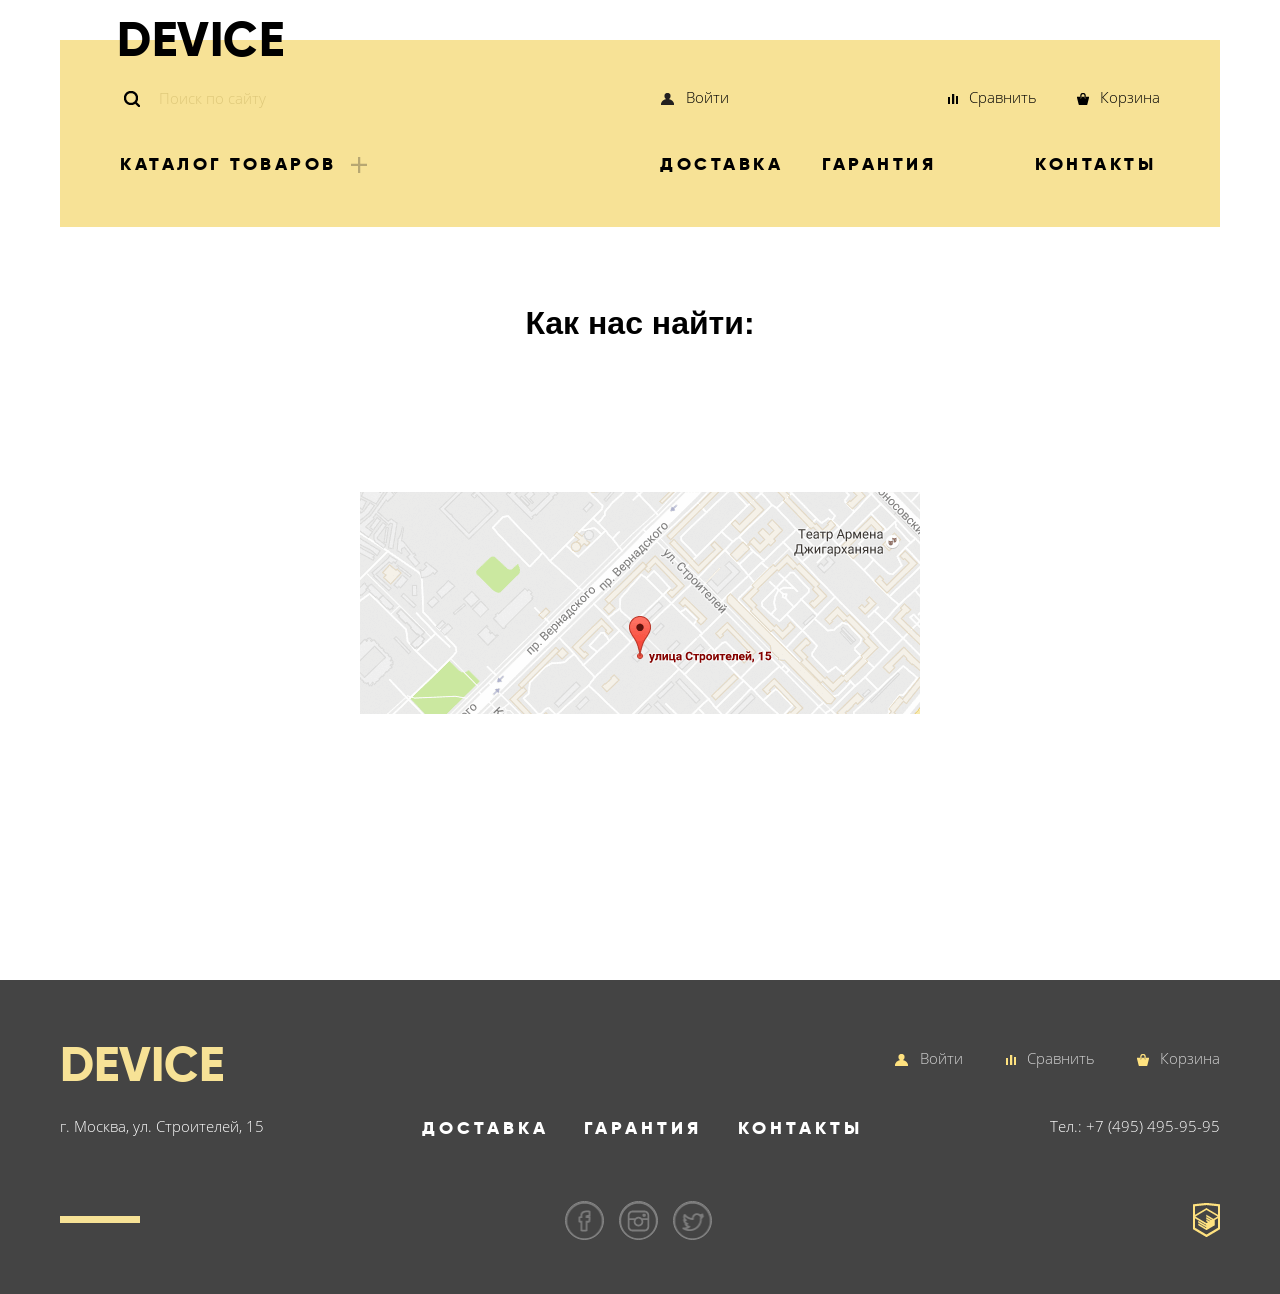
<file: works/htmlacademy-device/map-no-js.html>
<!DOCTYPE html>
<html lang="ru">

<head>
  <meta http-equiv="content-type" content="text/html; charset=utf-8" />
  <title>HTML Academy: Девайс - Каталог - Моноподы для селфи</title>
  <meta name="keywords" content="" />
  <meta name="description" content="" />
  <link rel="stylesheet" type="text/css" href="css/normalize.css" />
  <link rel="stylesheet" href="css/style.min.css" type="text/css" media="screen" />
  <!--<link rel="stylesheet" href="css/style.css" type="text/css" media="screen" />-->
  <meta name="viewport" content="width=device-width" /> 
</head>

<body>
  <header class="index no-js">
    <div class="content"> 
      <a class="logo header-logo" href="index.html">Device</a>
      <ul class="header-top-menu">
        <li>
          <form class="header-search-form" method="get">
            <input class="header-search-input" type="search" name="search" placeholder="Поиск по сайту">
            <input class="header-search-btn" type="submit" value="Найти"> 
          </form>
        </li>
        <li>
          <ul class="header-user-menu">
            <li>
              <a class="header-nav-links" href="#">
                <div class="header-nav-icons header-enter-icon"></div> 
                Войти 
              </a>
            </li>
            <li>
              <a class="header-nav-links" href="#">
                <div class="header-nav-icons header-compare-icon"></div> 
                Сравнить 
              </a>
            </li>
            <li>
              <a class="header-nav-links" href="#">
                <div class="header-nav-icons header-cart-icon"></div> 
                Корзина 
              </a>
            </li>
          </ul>
        </li>
      </ul>
      <ul class="header-bottom-menu header-bottom-menu-no-js">
        <li class="catalog-link-block"> 
          <a class="menu-link catalog-link" href="#">Каталог товаров</a>
          <ul class="header-submenu">
            <li class="col col1">
              <ul>
                <li><a href="#">Виртуальная реальность</a></li>
                <li><a href="catalog-selfie-monopods.html">Моноподы для селфи</a></li>
                <li><a href="#">Экшн-камеры</a></li>
              </ul>
            </li>
            <li class="col col2">
              <ul>
                <li><a href="#">Фитнесс-браслеты</a></li>
                <li><a href="#">Умные часы</a></li>
              </ul>
            </li>
            <li class="col col3">
              <ul>
                <li><a href="#">Квадрокоптеры</a></li>
              </ul>
            </li>
          </ul>
        </li>
        <li><a class="menu-link" href="#">Доставка</a></li>
        <li><a class="menu-link" href="#">Гарантия</a></li>
        <li><a class="menu-link" href="#">Контакты</a></li>
      </ul>
    </div>
  </header>
  <main>
    <div class="map-no-js-content">
      <h1>Как нас найти:</h1>
      <iframe src="https://www.google.com/maps/embed?pb=!1m18!1m12!1m3!1d2249.1125488779976!2d37.52742931592807!3d55.687030980535816!2m3!1f0!2f0!3f0!3m2!1i1024!2i768!4f13.1!3m3!1m2!1s0x46b54cf65f5c8955%3A0x694710ccd55501e!2z0YPQuy4g0KHRgtGA0L7QuNGC0LXQu9C10LksIDE1LCDQnNC-0YHQutCy0LAsINCg0L7RgdGB0LjRjywgMTE5MzEx!5e0!3m2!1sru!2skz!4v1504005884338" width="960" height="555" style="border:0" allowfullscreen></iframe>
    </div>
  </main>
  <footer>
    <div class="content-index">
      <div class="footer-top-section"> 
        <a class="logo footer-logo" href="#">Device</a>
        <ul class="footer-user-menu">
          <li>
            <a class="footer-nav-links enter" href="#">
              <div class="footer-nav-icons footer-enter-icon"></div> 
              Войти 
            </a>
          </li>
          <li>
            <a class="footer-nav-links compare" href="#">
              <div class="footer-nav-icons footer-compare-icon"></div> 
              Сравнить 
            </a>
          </li>
          <li>
            <a class="footer-nav-links cart" href="#">
              <div class="footer-nav-icons footer-cart-icon"></div> 
              Корзина 
            </a>
          </li>
        </ul>
      </div>
      <div class="footer-middle-section"> 
        <span>г. Москва, ул. Строителей, 15</span>
        <ul>
          <li><a href="#">Доставка</a></li>
          <li><a href="#">Гарантия</a></li>
          <li><a href="#">Контакты</a></li>
        </ul>
        <span>Тел.: +7 (495) 495-95-95</span> 
      </div>
      <div class="footer-bottom-section">
        <div class="footer-social"> 
          <a class="footer-social-btn social-btn-fb" href="https://www.facebook.com/">Фейсбук</a> 
          <a class="footer-social-btn social-btn-inst" href="https://www.instagram.com/">Инстаграм</a> 
          <a class="footer-social-btn social-btn-tw" href="https://twitter.com/?lang=ru">Твиттер</a> 
        </div>
        <a class="htmlacademy-logo" href="https://htmlacademy.ru"></a>
      </div>
    </div>
  </footer>
</body>

</html>
</file>
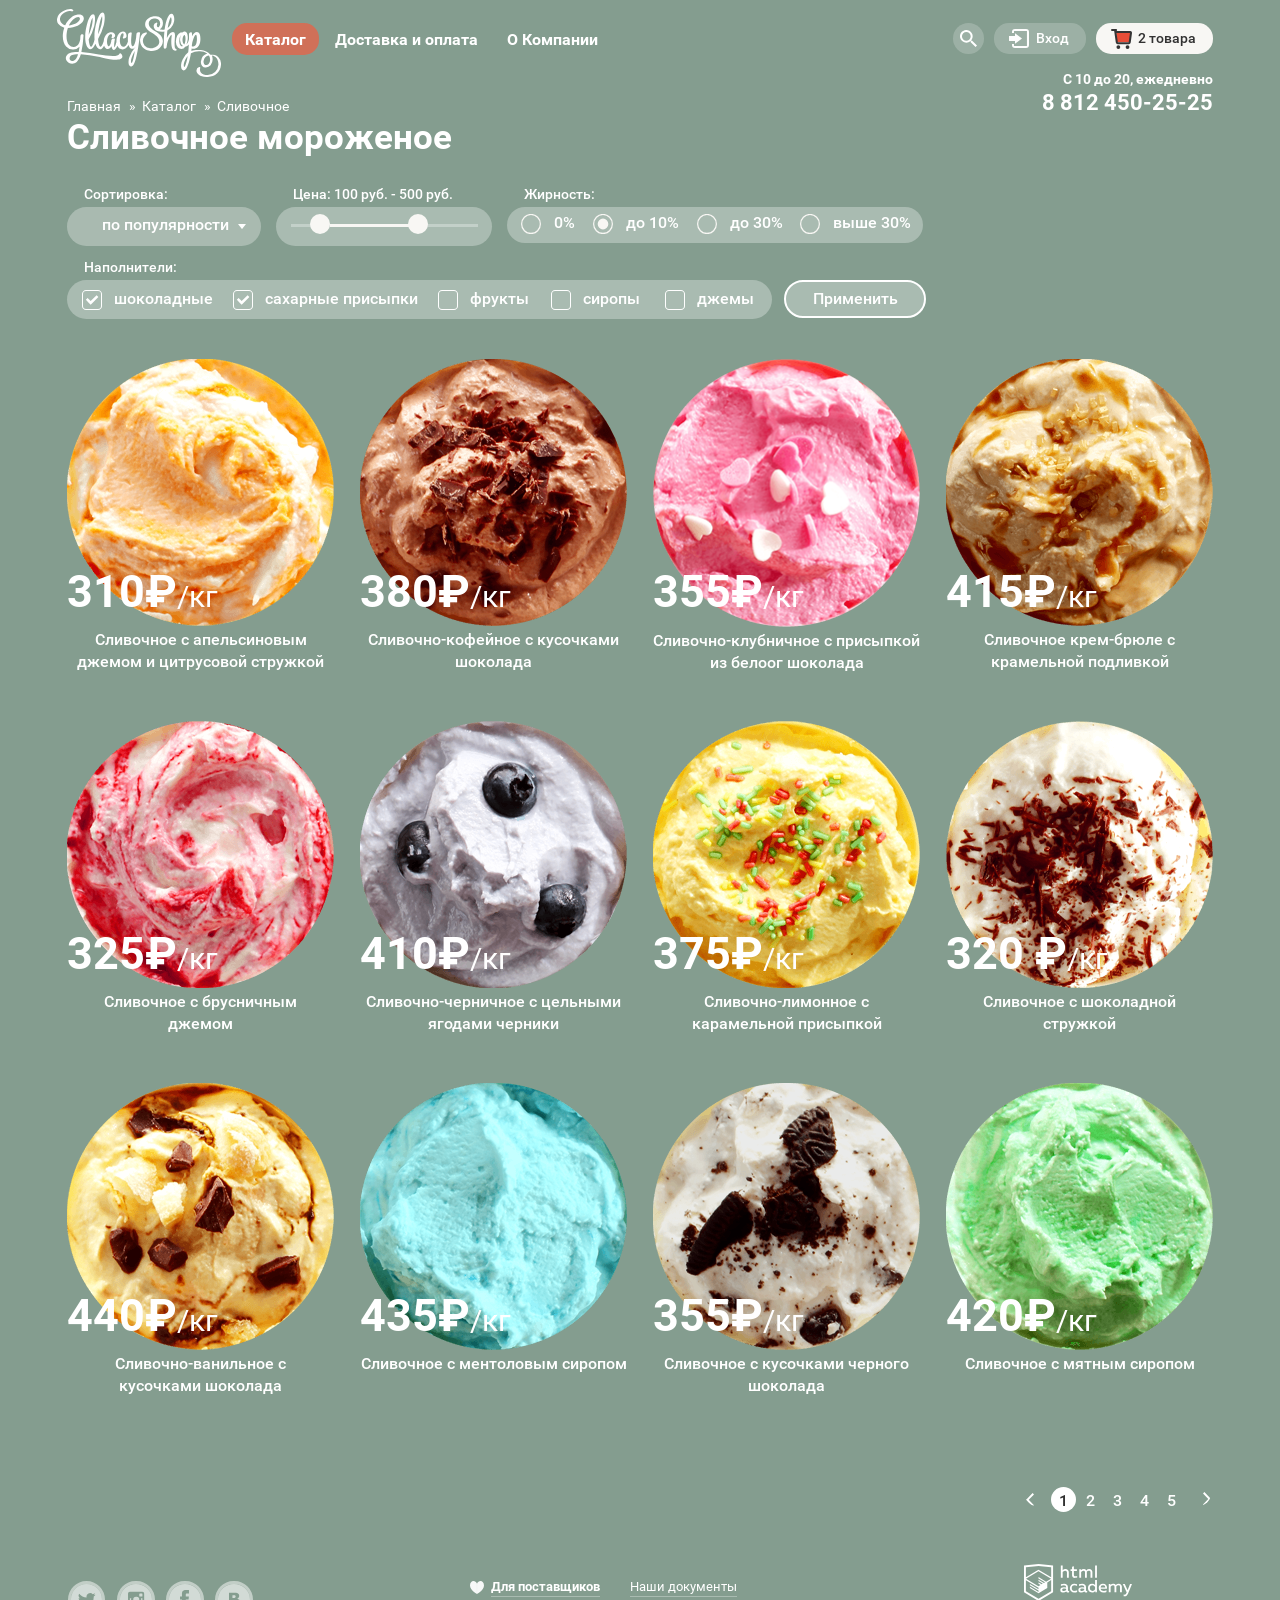
<file: works/htmlacademy-glacy/catalog-creamy.html>
<!DOCTYPE html>
<html lang="ru">

<head>
  <meta charset="utf-8">
  <meta name="description" content="Учебный макет HTMLAcademy - Glacy">
  <meta name="keywords" content="">
  <meta name="viewport" content="width=device-width,initial-scale=1">
  <meta http-equiv="X-UA-Compatible" content="IE=edge">

  <title>HTMLAcademy Glacy - Сливочное мороженое</title>

  <link href="css/normalize.css" rel="stylesheet">

  <!--<link href="css/style.css" rel="stylesheet">-->
  <link href="css/style.min.css" rel="stylesheet">

  <link rel="stylesheet" href="css/jquery-ui.min.css">
  <!--<link rel="stylesheet" href="https://ajax.googleapis.com/ajax/libs/jqueryui/1.12.1/themes/smoothness/jquery-ui.css">-->

  <!--<link rel="shortcut icon" href="img/favicon/favicon.ico" type="image/x-icon">-->

  <link href="https://fonts.googleapis.com/css?family=Roboto" rel="stylesheet">
  <link href="https://fonts.googleapis.com/css?family=Roboto:500" rel="stylesheet">
  <link href="https://fonts.googleapis.com/css?family=Roboto:700" rel="stylesheet">

  <!--[if lt IE 9]>
  <script src="https://cdnjs.cloudflare.com/ajax/libs/html5shiv/3.7.3/html5shiv.min.js"></script>
  <![endif]-->
</head>

<body class="bg-1">
  <header class="header">
    <div class="container">
      <div class="header-top clearfix">
        <ul class="header-top__menu">
          <li class="header-top__li_logo">
            <a href="index.html" class="header-top__menu-link_logo">
              <img class="glacy-logo" src="img/logo-glacy.svg" width="164" height="64" alt="glacy-logo">
            </a>
          </li>
          <li class="header-top__li header-top__li_catalog-container">
            <span class="header-top__menu-link header-top__menu-link_catalog header-top__menu-link_active">Каталог</span>
            <ul class="header-top__submenu">
              <li class="header-top__submenu-li">
                <a href="#" class="header-top__submenu-link header-top__submenu-link_main">Новинки</a>
              </li>
              <li class="header-top__submenu-li header-top__submenu-li_active">
                <a href="#" class="header-top__submenu-link header-top__submenu-link_active">Сливочное</a>
              </li>
              <li class="header-top__submenu-li">
                <a href="#" class="header-top__submenu-link">Щербеты</a>
              </li>
              <li class="header-top__submenu-li">
                <a href="#" class="header-top__submenu-link">Фруктовый лед</a>
              </li>
              <li class="header-top__submenu-li">
                <a href="#" class="header-top__submenu-link">Мелорин</a>
              </li>
            </ul>
          </li>
          <li class="header-top__li">
            <a href="#" class="header-top__menu-link">Доставка и оплата</a>
          </li>
          <li class="header-top__li">
            <a href="#" class="header-top__menu-link">О Компании</a>
          </li>
        </ul>
        <ul class="header-top__user-menu">
          <li class="header-top__user-li header-top__user-li_search">
            <div class="header-top__user-link header-top__user-link_search">
              <form class="header-top__search-form" method="post">
                <input class="header-top__search-input" type="text" placeholder="Что ищем?">
              </form>
            </div>
          </li>
          <li class="header-top__user-li header-top__user-li_enter">
            <a href="#" class="header-top__user-link header-top__user-link_enter">Вход</a>
            <div class="header-top__enter-window">
              <form class="header-top__enter-form" method="post">
                <input class="header-top__enter-input" type="email" placeholder="Электронная почта">
                <input class="header-top__enter-input" type="password" placeholder="Пароль">
                <div class="enter-window__bottom clearfix">
                  <input class="glacy-btn header-top__enter-submit" type="submit" value="Войти">
                  <div class="enter-window__links-block">
                    <a class="header-top__enter-link" href="#">
                      <span class="enter-window__span">Забыли пароль?</span>
                    </a>
                    <a class="header-top__enter-link" href="#">
                      <span class="enter-window__span">Новая регистрация</span>
                    </a>
                  </div>
                </div>
              </form>
            </div>
          </li>
          <li class="header-top__user-li header-top__user-li_cart">
            <a href="#" class="header-top__user-link_cart header-top__user-link_cart-filled">2 товара</a>
            <div class="header-top__cart-window hidden">
              <div class="cart-window__top-section">
                <div class="cart-window__item">
                  <div class="cart-window__del-item"></div>
                  <a class="cart-window__item-link cart-window__item-link_desc cart-window__item-link_desc1" href="#">
                    <img class="cart-window__item-img" src="img/cart-window__item-img_1.png" width="33" height="33" alt="cart-item_1"> Пломбир с апельсиновым джемом
                  </a>
                  <a class="cart-window__item-link cart-window__item-link_calc" href="#">
                  1,5 кг х <span class="cart-window__span_calc">200 руб.</span>            
                </a>
                  <span class="cart-window__item-link cart-window__item-link_price">300 руб.</span>
                </div>
                <div class="cart-window__item">
                  <div class="cart-window__del-item"></div>
                  <a class="cart-window__item-link cart-window__item-link_desc cart-window__item-link_desc2" href="#">
                    <img class="cart-window__item-img" src="img/cart-window__item-img_2.png" width="33" height="33" alt="cart-item_2"> Клубничный пломбир с присыпкой из белого шоколада
                  </a>
                  <a class="cart-window__item-link cart-window__item-link_calc" href="#">
                  1,5 кг х <span class="cart-window__span_calc">300 руб.</span>            
                </a>
                  <span class="cart-window__item-link cart-window__item-link_price">450 руб.</span>
                </div>
              </div>
              <div class="cart-window__bottom-section clearfix">
                <div class="cart-window__total-price">
                  <span class="cart-window__span_total">Итого:</span>
                  <span class="cart-window__span_total-price">750 руб.</span>
                </div>
                <a class="glacy-btn cart-window__buy-btn" href="#">Оформить заказ</a>
              </div>
            </div>
          </li>
        </ul>
      </div>
      <div class="header-bottom clearfix">
        <div class="header-phones">
          <span class="header-bottom__span header-bottom__span_top">С 10 до 20, ежедневно</span>
          <span class="header-bottom__span header-bottom__span_bottom">8 812 450-25-25</span>
        </div>
        <div class="header__catalog-breadcrumbs">
          <a class="breadcrumbs__link" href="index.html">Главная</a>
          <a class="breadcrumbs__link" href="№">Каталог</a>
          <span class="breadcrumbs__link_active">Сливочное</span>
        </div>
      </div>
    </div>
  </header>

  <main class="main main_catalog">
    <div class="container">
      <h1 class="catatog__section-title">Сливочное мороженое</h1>

      <form class="filter">
        <div class="filter-top">
          <div class="filter-block filter-block_sort-by">
            <h4 class="filter-block-name">Сортировка:</h4>
            <div class="filter__select-arrow"></div>
            <select class="filter__options filter__options_select">
              <option class="filter__select-option">по популярности</option>
              <option class="filter__select-option">по цене</option>
            </select>
          </div>
          <div class="filter-block filter-block_price-range">
            <h4 class="filter-block-name">Цена: 100 руб. - 500 руб.</h4>
            <div class="filter__options filter__options_input-range">
              <div class="input-range__scale"></div>
              <div class="input-range__bar"></div>
              <div class="input-range__switch input-range__switch_left"></div>
              <div class="input-range__switch input-range__switch_right"></div>
            </div>
          </div>
          <div class="filter-block filter-block_fat">
            <h4 class="filter-block-name">Жирность:</h4>
            <div class="filter__options filter__options_fatness">
              <input id="fat-0" class="filter__input filter__input_fatness" type="radio" name="fatness" value="fat-0">
              <label for="fat-0" class="filter__label filter__label_fatness">0%</label>
              <input id="fat-10" class="filter__input filter__input_fatness" type="radio" name="fatness" value="fat-10" checked>
              <label for="fat-10" class="filter__label filter__label_fatness">до 10%</label>
              <input id="fat-30" class="filter__input filter__input_fatness" type="radio" name="fatness" value="fat-30">
              <label for="fat-30" class="filter__label filter__label_fatness">до 30%</label>
              <input id="fat-30plus" class="filter__input filter__input_fatness" type="radio" name="fatness" value="fat-30+">
              <label for="fat-30plus" class="filter__label filter__label_fatness">выше 30%</label>
            </div>
          </div>
        </div>
        <div class="filter-bottom clearfix">
          <div class="filter-block filter-block_filler">
            <h4 class="filter-block-name">Наполнители:</h4>
            <div class="filter__options filter__options_filler">
              <input id="choco" class="filter__input filter__input_filler" type="checkbox" name="fillers" value="choco" checked>
              <label for="choco" class="filter__label filter__label_filler">шоколадные</label>
              <input id="sugar" class="filter__input filter__input_filler" type="checkbox" name="fillers" value="sugar" checked>
              <label for="sugar" class="filter__label filter__label_filler">сахарные присыпки</label>
              <input id="fruits" class="filter__input filter__input_filler" type="checkbox" name="fillers" value="fruits">
              <label for="fruits" class="filter__label filter__label_filler">фрукты</label>
              <input id="syrup" class="filter__input filter__input_filler" type="checkbox" name="fillers" value="syrup">
              <label for="syrup" class="filter__label filter__label_filler">сиропы</label>
              <input id="jam" class="filter__input filter__input_filler" type="checkbox" name="fillers" value="jam">
              <label for="jam" class="filter__label filter__label_filler">джемы</label>
            </div>
          </div>
          <div class="filter-block filter-block_submit">
            <input class="filter__input filter__input_submit" type="submit" value="Применить">
          </div>
        </div>
      </form>

      <div class="catalog-items">
        <div class="catalog-items__item">
          <div class="catalog-items__item-overlay hidden">
            <a class="glacy-btn glacy-btn_item" href="#">Быстрый просмотр</a>
          </div>
          <img class="catalog-items__img" src="img/catalog__item_1.png" width="267" height="267" alt="catalog item 1">
          <span class="catalog-items__item-price">310₽<span class="catalog-items__item-price_regular">/кг</span></span>
          <p class="catalog-items__description">
            Сливочное с апельсиновым джемом и цитрусовой стружкой
          </p>
        </div>
        <div class="catalog-items__item">
          <div class="catalog-items__item-overlay hidden">
            <a class="glacy-btn glacy-btn_item" href="#">Быстрый просмотр</a>
          </div>
          <img class="catalog-items__img" src="img/catalog__item_2.png" width="267" height="267" alt="catalog item 2">
          <span class="catalog-items__item-price">380₽<span class="catalog-items__item-price_regular">/кг</span></span>
          <p class="catalog-items__description">
            Сливочно-кофейное с кусочками шоколада
          </p>
        </div>
        <div class="catalog-items__item">
          <div class="catalog-items__item-overlay hidden">
            <a class="glacy-btn glacy-btn_item" href="#">Быстрый просмотр</a>
          </div>
          <img class="catalog-items__img" src="img/catalog__item_3.png" width="267" height="267" alt="catalog item 3">
          <span class="catalog-items__item-price">355₽<span class="catalog-items__item-price_regular">/кг</span></span>
          <p class="catalog-items__description">
            Сливочно-клубничное с присыпкой из белоог шоколада
          </p>
        </div>
        <div class="catalog-items__item">
          <div class="catalog-items__item-overlay hidden">
            <a class="glacy-btn glacy-btn_item" href="#">Быстрый просмотр</a>
          </div>
          <img class="catalog-items__img" src="img/catalog__item_4.png" width="267" height="267" alt="catalog item 4">
          <span class="catalog-items__item-price">415₽<span class="catalog-items__item-price_regular">/кг</span></span>
          <p class="catalog-items__description">
            Сливочное крем-брюле с крамельной подливкой
          </p>
        </div>
        <div class="catalog-items__item">
          <div class="catalog-items__item-overlay hidden">
            <a class="glacy-btn glacy-btn_item" href="#">Быстрый просмотр</a>
          </div>
          <img class="catalog-items__img" src="img/catalog__item_5.png" width="267" height="267" alt="catalog item 5">
          <span class="catalog-items__item-price">325₽<span class="catalog-items__item-price_regular">/кг</span></span>
          <p class="catalog-items__description">
            Сливочное с брусничным
            <br>джемом
          </p>
        </div>
        <div class="catalog-items__item">
          <div class="catalog-items__item-overlay hidden">
            <a class="glacy-btn glacy-btn_item" href="#">Быстрый просмотр</a>
          </div>
          <img class="catalog-items__img" src="img/catalog__item_6.png" width="267" height="267" alt="catalog item 6">
          <span class="catalog-items__item-price">410₽<span class="catalog-items__item-price_regular">/кг</span></span>
          <p class="catalog-items__description">
            Сливочно-черничное с цельными ягодами черники
          </p>
        </div>
        <div class="catalog-items__item">
          <div class="catalog-items__item-overlay hidden">
            <a class="glacy-btn glacy-btn_item" href="#">Быстрый просмотр</a>
          </div>
          <img class="catalog-items__img" src="img/catalog__item_7.png" width="267" height="267" alt="catalog item 7">
          <span class="catalog-items__item-price">375₽<span class="catalog-items__item-price_regular">/кг</span></span>
          <p class="catalog-items__description">
            Сливочно-лимонное с карамельной присыпкой
          </p>
        </div>
        <div class="catalog-items__item">
          <div class="catalog-items__item-overlay hidden">
            <a class="glacy-btn glacy-btn_item" href="#">Быстрый просмотр</a>
          </div>
          <img class="catalog-items__img" src="img/catalog__item_8.png" width="267" height="267" alt="catalog item 8">
          <span class="catalog-items__item-price">320 ₽<span class="catalog-items__item-price_regular">/кг</span></span>
          <p class="catalog-items__description">
            Сливочное с шоколадной стружкой
          </p>
        </div>
        <div class="catalog-items__item">
          <div class="catalog-items__item-overlay hidden">
            <a class="glacy-btn glacy-btn_item" href="#">Быстрый просмотр</a>
          </div>
          <img class="catalog-items__img" src="img/catalog__item_9.png" width="267" height="267" alt="catalog item 9">
          <span class="catalog-items__item-price">440₽<span class="catalog-items__item-price_regular">/кг</span></span>
          <p class="catalog-items__description">
            Сливочно-ванильное с
            <br>кусочками шоколада
          </p>
        </div>
        <div class="catalog-items__item">
          <div class="catalog-items__item-overlay hidden">
            <a class="glacy-btn glacy-btn_item" href="#">Быстрый просмотр</a>
          </div>
          <img class="catalog-items__img" src="img/catalog__item_10.png" width="267" height="267" alt="catalog item 10">
          <span class="catalog-items__item-price">435₽<span class="catalog-items__item-price_regular">/кг</span></span>
          <p class="catalog-items__description">
            Сливочное с ментоловым сиропом
          </p>
        </div>
        <div class="catalog-items__item">
          <div class="catalog-items__item-overlay hidden">
            <a class="glacy-btn glacy-btn_item" href="#">Быстрый просмотр</a>
          </div>
          <img class="catalog-items__img" src="img/catalog__item_11.png" width="267" height="267" alt="catalog item 11">
          <span class="catalog-items__item-price">355₽<span class="catalog-items__item-price_regular">/кг</span></span>
          <p class="catalog-items__description">
            Сливочное с кусочками черного шоколада
          </p>
        </div>
        <div class="catalog-items__item">
          <div class="catalog-items__item-overlay hidden">
            <a class="glacy-btn glacy-btn_item" href="#">Быстрый просмотр</a>
          </div>
          <img class="catalog-items__img" src="img/catalog__item_12.png" width="267" height="267" alt="catalog item 12">
          <span class="catalog-items__item-price">420₽<span class="catalog-items__item-price_regular">/кг</span></span>
          <p class="catalog-items__description">
            Сливочное с мятным сиропом
          </p>
        </div>
      </div>
      <div class="catalog-nav clearfix">
        <ul class="catalog-nav__list">
          <li class="catalog-nav__li">
            <a class="catalog-nav__link catalog-nav__link_left catalog-nav__link_non-active" href="#"></a>
          </li>
          <li class="catalog-nav__li">
            <a class="catalog-nav__link catalog-nav__link_active" href="#">1</a>
          </li>
          <li class="catalog-nav__li">
            <a class="catalog-nav__link" href="#">2</a>
          </li>
          <li class="catalog-nav__li">
            <a class="catalog-nav__link" href="#">3</a>
          </li>
          <li class="catalog-nav__li">
            <a class="catalog-nav__link" href="#">4</a>
          </li>
          <li class="catalog-nav__li">
            <a class="catalog-nav__link" href="#">5</a>
          </li>
          <li class="catalog-nav__li">
            <a class="catalog-nav__link catalog-nav__link_right" href="#"></a>
          </li>
        </ul>
      </div>
    </div>
  </main>

  <footer class="footer">
    <div class="container container_footer">
      <div class="socials">
        <a class="socials__social-btn socials__social-btn_tw" href="#">
          <img class="socials__social-img" src="img/footer-socials__twitter.svg" width="32" height="32" alt="twitter">
        </a>
        <a class="socials__social-btn socials__social-btn_inst" href="#">
          <img class="socials__social-img" src="img/footer-socials__insta.svg" width="32" height="32" alt="instagram">
        </a>
        <a class="socials__social-btn socials__social-btn_fb" href="#">
          <img class="socials__social-img" src="img/footer-socials__fb.svg" width="32" height="32" alt="facebook">
        </a>
        <a class="socials__social-btn socials__social-btn_vk" href="#">
          <img class="socials__social-img" src="img/footer-socials__vk.svg" width="32" height="32" alt="vkontakte">
        </a>
      </div>
      <div class="footer-menu clearfix">
        <ul class="footer-menu__list footer-menu__list_left">
          <li class="footer-menu__li">
            <a class="footer-menu__link footer-menu__link_distributors" href="#">Для поставщиков</a>
          </li>
          <li class="footer-meu__li">
            <a class="footer-menu__link" href="#">О производстве</a>
          </li>
        </ul>
        <ul class="footer-menu__list footer-menu__list_right">
          <li class="footer-meu__li">
            <a class="footer-menu__link" href="#">Наши документы</a>
          </li>
          <li class="footer-meu__li">
            <a class="footer-menu__link" href="#">Экологические стандарты</a>
          </li>
        </ul>
      </div>
      <div class="made-by">
        <a class="made-by__logo" href="https://htmlacademy.ru/">
          <img class="made-by__logo" src="img/footer-made-by__logo.svg" width="108" height="37" alt="HTMLAcademy">
        </a>
        <br><span class="made-by__span">
          Сделано в 
          <a class="made-by__link" href="https://htmlacademy.ru/">HTML Academy</a> 
          © 2016
        </span>
      </div>
    </div>
  </footer>

</body>

</html>
</file>
<file: css/style.css>
@font-face {
  font-family: 'OpenSans-Regular';
  src: url('../fonts/OpenSans-Regular/OpenSans-Regular.eot');
  src: url('../fonts/OpenSans-Regular/OpenSans-Regular.woff2') format('woff2'), url('../fonts/OpenSans-Regular/OpenSans-Regular.eot?#iefix') format('embedded-opentype');
  font-weight: normal;
  font-style: normal;
}

@font-face {
  font-family: 'OpenSans';
  src: url('../fonts/OpenSans-Regular/OpenSans.woff') format('woff'), url('../fonts/OpenSans-Regular/OpenSans.ttf') format('truetype');
  font-weight: normal;
  font-style: normal;
}

@font-face {
  font-family: 'OpenSans-Semibold';
  src: url('../fonts/OpenSans-Semibold/OpenSans-Semibold.eot');
  src: url('../fonts/OpenSans-Semibold/OpenSans-Semibold.woff2') format('woff2'), url('../fonts/OpenSans-Semibold/OpenSans-Semibold.woff') format('woff'), url('../fonts/OpenSans-Semibold/OpenSans-Semibold.ttf') format('truetype'), url('../fonts/OpenSans-Semibold/OpenSans-Semibold.eot?#iefix') format('embedded-opentype');
  font-weight: normal;
  font-style: normal;
}

@font-face {
  font-family: 'OpenSans-Bold';
  src: url('../fonts/OpenSans-Bold/OpenSans-Bold.eot');
  src: url('../fonts/OpenSans-Bold/OpenSans-Bold.woff2') format('woff2'), url('../fonts/OpenSans-Bold/OpenSans-Bold.woff') format('woff'), url('../fonts/OpenSans-Bold/OpenSans-Bold.ttf') format('truetype'), url('../fonts/OpenSans-Bold/OpenSans-Bold.eot?#iefix') format('embedded-opentype');
  font-weight: normal;
  font-style: normal;
}


/* ICON-FONT */


/* Flaticon icon font: Flaticon Creation date: 08/02/2017 11:21 */

@font-face {
  font-family: "Flaticon";
  src: url("../fonts/icon-font/Flaticon.eot");
  src: url("../fonts/icon-font/Flaticon.eot?#iefix") format("embedded-opentype"), url("../fonts/icon-font/Flaticon.woff") format("woff"), url("../fonts/icon-font/Flaticon.ttf") format("truetype"), url("../fonts/icon-font/Flaticon.svg#Flaticon") format("svg");
  font-weight: normal;
  font-style: normal;
}

@media screen and (-webkit-min-device-pixel-ratio:0) {
  @font-face {
    font-family: "Flaticon";
    src: url("../fonts/icon-font/Flaticon.svg#Flaticon") format("svg");
  }
}

[class^="flaticon-"]:before,
[class*=" flaticon-"]:before,
[class^="flaticon-"]:after,
[class*=" flaticon-"]:after {
  font-family: Flaticon;
  font-size: 20px;
  font-style: normal;
  margin-left: 20px;
}

.flaticon-briefcase:before {
  content: "\f100";
}

.flaticon-contact:before {
  content: "\f101";
}

.flaticon-homepage:before {
  content: "\f102";
}

.flaticon-id-card:before {
  content: "\f103";
}

/* Common styles */

* {
  margin: 0;
  padding: 0;
}

a {
  text-decoration: none;
  color: #000000;
}

body {
  display: -webkit-box;
  display: -ms-flexbox;
  display: flex;
  -webkit-box-orient: vertical;
  -webkit-box-direction: normal;
  -ms-flex-direction: column;
  flex-direction: column;
  -webkit-box-pack: start;
  -ms-flex-pack: start;
  justify-content: flex-start;
  min-width: 320px;
  font-size: 0.625em;
  background: #000 url('../img/body__bg.jpg') no-repeat center;
  background-attachment: fixed;
  background-size: 100% 100%;
}

ul {
  list-style: none;
}

img,
video,
audio {
  max-width: 100%;
  height: auto;
}

.clearfix {
  display: table;
  clear: both;
  content: "";
}

.container {
  width: 100%;
  max-width: 768px;
  margin: 0 auto;
}

.colored-text1 {
  font-family: "OpenSans-Bold", Arial, sans-serif;
  color: #3879d9;
}

.hidden {
  display: none;
}


/* HEADER_TOP_MENU */

.header-top-menu {
  position: relative;
  display: -webkit-box;
  display: -ms-flexbox;
  display: flex;
  -webkit-box-pack: start;
  -ms-flex-pack: start;
  justify-content: flex-start;
  position: fixed;
  width: 100%;
  min-height: 40px;
  background-color: #3879d9;
  z-index: 100;
}

.toggle-header-menu__btn {
  display: none;
  position: fixed;
  width: 40px;
  cursor: pointer;
  -webkit-transition: all 0.5s ease;
  transition: all 0.5s ease;
  z-index: 101;
}

.toggle-header-menu__btn_active {
  -webkit-transform: rotate(180deg);
  transform: rotate(360deg);
}

.header-top-menu__list {
  display: -webkit-box;
  display: -ms-flexbox;
  display: flex;
  -webkit-box-pack:end;
  -ms-flex-pack:end;
  justify-content:flex-end;
  -webkit-box-align: center;
  -ms-flex-align: center;
  align-items: center;
  width: 92%;
  padding-left: 8%;
}

.header-top-menu__link {
  display: block;
  padding: 0;
  padding-top: 10px;
  padding-right: 20px;
  padding-bottom: 10px;
  opacity: 0.7;
}

.header-top-menu__link:hover {
  background-color: #1765d9;
  opacity: 1;
}

.header-top-menu__span,
.header-top-menu__icon-font {
  font-size: 1.5em;
  /*15*/
  color: #ffffff;
}

.header-top-menu__icon-font {
  margin-right: 5px;
}

.header-top-menu__span {
  font-family: "OpenSans", Arial, sans-serif;
}


/* HEADER_BOTTOM */

.header-bottom {
  padding-top: 250px;
  padding-bottom: 20px;
  text-align: center;
}

.header-bottom__span,
.header-bottom__mailto-link {
  font: 1.5em "OpenSans-SemiBold", Arial, sans-serif;
  /*15*/
}

.header-bottom__mailto-link {
  color: #fff;
}


/* ABOUT-ME */

.about-me {
  width: 100%;
  padding-top: 30px;
  padding-bottom: 50px;
  text-align: left;
  background-color: #ffffff;
}

.about-me__my-name {
  font: 4em "OpenSans-SemiBold", Arial, sans-serif;
  /*20*/
}

.about-me__prof {
  margin-bottom: 15px;
  font: 2.5em "OpenSans-SemiBold", Arial, sans-serif;
  /*20*/
  color: #000;
}

.about-me__prof_works {
  color: #3879d9;
}

.about-me__text {
  margin-bottom: 10px;
  font: 2em "OpenSans", Arial, sans-serif;
  /*20*/
  color: #000;
}


/* MY_WORKS */

.my-works {
  padding-top: 100px;
  padding-bottom: 40px;
}

.container_my-works {
  max-width: 1200px;
  /*1190*/
  width: 90%;
  padding: 20px 1%;
  background-color: #fff;
  border-radius: 10px;
}

.my-works__wrapper {
  display: -webkit-box;
  display: -ms-flexbox;
  display: flex;
  -webkit-box-pack: justify;
  -ms-flex-pack: justify;
  justify-content: space-between;
  -webkit-box-align: start;
  -ms-flex-align: start;
  align-items: flex-start;
  -ms-flex-wrap: wrap;
  flex-wrap: wrap;
}

.my-works__work {
  position: relative;
  width: 370px;
  height: 230px;
  margin-bottom: 20px;
  background-color: grey;
  border-radius: 10px;
  overflow: hidden;
}

.my-works__work:hover {
  -webkit-box-shadow: 0 0 10px 5px grey;
  box-shadow: 0 0 10px 5px grey;
}

.my-works__work:hover .my-works__work-img {
  opacity: 0.3;
}

.my-works__work-img {
  height: 230px;
}

.my-works__work-overlay {
  position: absolute;
  top: 50%;
  left: 50%;
  display: -webkit-box;
  display: -ms-flexbox;
  display: flex;
  -webkit-box-orient: vertical;
  -webkit-box-direction: normal;
  -ms-flex-direction: column;
  flex-direction: column;
  -webkit-box-pack: start;
  -ms-flex-pack: start;
  justify-content: flex-start;
  -webkit-box-align: start;
  -ms-flex-align: start;
  align-items: flex-start;
  width: 300px;
  height: 150px;
  padding: 10px;
  word-break: normal;
  text-align: left;
  background-color: rgba(0, 0, 0, 0.7);
  border-radius: 5px;
  -webkit-transform: translate(-50%, -50%) scale(0);
  transform: translate(-50%, -50%) scale(0);
  -webkit-transition: all 0.5s ease;
  transition: all 0.5s ease;
  overflow: hidden;
  z-index: 1;
}

.my-works__work:hover > .my-works__work-overlay {
  -webkit-transform: translate(-50%, -50%) scale(1);
  transform: translate(-50%, -50%) scale(1);
}

.my-works__work-title {
  margin-bottom: 5px;
  font: 1.5em "OpenSans-Bold", Arial, sans-serif;
  color: #3879d9;
}

.my-works__work-description {
  display: block;
  width: 100%;
  font: 1.2em "OpenSans-SemiBold", Arial, sans-serif;
  color: #fff;
}

.my-works__work-links {
  margin-top: auto;
}

.my-works__work-link {
  font: 1.1em "OpenSans-SemiBold", Arial, sans-serif;
  text-decoration: underline;
  color: #fff;
}

.my-works__work-link:hover {
  text-decoration: none;
  color: #3879d9;
}

.my-works__works-etc {
  font: 1.1em "OpenSans-SemiBold", Arial, sans-serif;
  color: #000;
}


/* FOOTER */

.footer {
  margin-top: auto;
  padding-bottom: 80px;
}

.used-materials {
  float: left;
  width: 300px;
  text-align: left;
}

.used-materials__span {
  font: 1.4em "OpenSans-SemiBold", Arial, sans-serif;
  text-decoration: underline;
  color: #fff;
  text-decoration: none;
}

.used-materials__link {
  display: block;
  font: 1.1em "OpenSans", Arial, sans-serif;
  text-decoration: underline;
  color: #fff;
}

.used-materials__link:hover {
  text-decoration: none;
}

.copyright {
  float: right;
  width: 200px;
  font: 1.5em "OpenSans-SemiBold", Arial, sans-serif;
  /*15*/
  text-align: right;
  color: #fff;
}


/* Large Devices, Wide Screens */
@media only screen and (max-width: 1230px) {
  .my-works__wrapper {
    padding: 0 10%;
    -ms-flex-pack: distribute;
    justify-content: space-around;
  }
}

/* Small Devices, Tablets */
@media only screen and (max-width: 768px) {
  .header-top-menu__list {
    -webkit-box-pack: justify;
    -ms-flex-pack: justify;
    justify-content: space-between;
    -webkit-box-align: stretch;
    -ms-flex-align: stretch;
    align-items: stretch;
  }
  .header-top-menu__link {
    text-align: center;
  }
  .header-top-menu__span,
  .header-top-menu__icon-font {
    font-size: 1.28em;
  }
}
  
@media only screen and (max-width: 739px) {
  .my-works__wrapper {
    -webkit-box-pack: center;
    -ms-flex-pack: center;
    justify-content: center;
  }
}
  
@media only screen and (max-width: 555px) {
  .header-top-menu__list {
    -ms-flex-wrap: wrap;
    flex-wrap: wrap;
    -webkit-box-align: stretch;
    -ms-flex-align: stretch;
    align-items: stretch;
   }
  .header-top-menu__li {
    width: 50%;
  }
  .header-top-menu__link {
    text-align: left; 
  }
}
  
@media only screen and (max-width: 516px) {
  .about-me {
    padding: 0 5px 20px 5px;
    }
  .about-me__my-name {
    margin-bottom: 5px;
    font-size: 2em;
  }
  .about-me__prof {
    margin-bottom: 5px;
    font-size: 1.7em;
  }
  .about-me__text {
      margin-bottom: 5px;
      font-size: 1.5em;
    }
    .container_my-works {
      padding-left: 5px;
      padding-right: 5px;
    }
    .my-works__work {
      position: relative;
      width: 100%;
      height: 100%;
      margin-bottom: 10px;
      background-color: transparent;
    }
    .my-works__work:hover {
      -webkit-box-shadow: none;
      box-shadow: none;
    }
    .my-works__work:hover > .my-works__work-overlay {
      -webkit-transform: none;
      transform: none;
    }
    .my-works__work-img {
      display: none;
    }
    .my-works__work-overlay {
      display: block;
      position: relative;
      top: 0;
      left: 0;
      width: 100%;
      height: 100%;
      -webkit-transform: none;
      transform: none;
      -webkit-transition: none;
      transition: none;
      background-color: rgba(0, 0, 0, 0.8);
    }
  }
  /* Media-queries-desktops/smartphones */
  /* Extra Small Devices, Phones */
  @media only screen and (max-width: 480px) {
    .about-me__text {
      line-height: 1.5em;
    }
  }
</file>
<file: css/style-min.css>
@font-face{font-family: 'OpenSans-Regular'; src: url('../fonts/OpenSans-Regular/OpenSans-Regular.eot'); src: url('../fonts/OpenSans-Regular/OpenSans-Regular.woff2') format('woff2'), url('../fonts/OpenSans-Regular/OpenSans-Regular.eot?#iefix') format('embedded-opentype'); font-weight: normal; font-style: normal;}@font-face{font-family: 'OpenSans'; src: url('../fonts/OpenSans-Regular/OpenSans.woff') format('woff'), url('../fonts/OpenSans-Regular/OpenSans.ttf') format('truetype'); font-weight: normal; font-style: normal;}@font-face{font-family: 'OpenSans-Semibold'; src: url('../fonts/OpenSans-Semibold/OpenSans-Semibold.eot'); src: url('../fonts/OpenSans-Semibold/OpenSans-Semibold.woff2') format('woff2'), url('../fonts/OpenSans-Semibold/OpenSans-Semibold.woff') format('woff'), url('../fonts/OpenSans-Semibold/OpenSans-Semibold.ttf') format('truetype'), url('../fonts/OpenSans-Semibold/OpenSans-Semibold.eot?#iefix') format('embedded-opentype'); font-weight: normal; font-style: normal;}@font-face{font-family: 'OpenSans-Bold'; src: url('../fonts/OpenSans-Bold/OpenSans-Bold.eot'); src: url('../fonts/OpenSans-Bold/OpenSans-Bold.woff2') format('woff2'), url('../fonts/OpenSans-Bold/OpenSans-Bold.woff') format('woff'), url('../fonts/OpenSans-Bold/OpenSans-Bold.ttf') format('truetype'), url('../fonts/OpenSans-Bold/OpenSans-Bold.eot?#iefix') format('embedded-opentype'); font-weight: normal; font-style: normal;}/* ICON-FONT *//* Flaticon icon font: Flaticon Creation date: 08/02/2017 11:21 */@font-face{font-family: "Flaticon"; src: url("../fonts/icon-font/Flaticon.eot"); src: url("../fonts/icon-font/Flaticon.eot?#iefix") format("embedded-opentype"), url("../fonts/icon-font/Flaticon.woff") format("woff"), url("../fonts/icon-font/Flaticon.ttf") format("truetype"), url("../fonts/icon-font/Flaticon.svg#Flaticon") format("svg"); font-weight: normal; font-style: normal;}@media screen and (-webkit-min-device-pixel-ratio:0){@font-face{font-family: "Flaticon"; src: url("../fonts/icon-font/Flaticon.svg#Flaticon") format("svg");}}[class^="flaticon-"]:before,[class*=" flaticon-"]:before,[class^="flaticon-"]:after,[class*=" flaticon-"]:after{font-family: Flaticon; font-size: 20px; font-style: normal; margin-left: 20px;}.flaticon-briefcase:before{content: "\f100";}.flaticon-contact:before{content: "\f101";}.flaticon-homepage:before{content: "\f102";}.flaticon-id-card:before{content: "\f103";}/* Common styles */*{margin: 0; padding: 0;}a{text-decoration: none; color: #000000;}body{display: -webkit-box; display: -ms-flexbox; display: flex; -webkit-box-orient: vertical; -webkit-box-direction: normal; -ms-flex-direction: column; flex-direction: column; -webkit-box-pack: start; -ms-flex-pack: start; justify-content: flex-start; min-width: 320px; font-size: 0.625em; background: #000 url('../img/body__bg.jpg') no-repeat center; background-attachment: fixed; background-size: 100% 100%;}ul{list-style: none;}img,video,audio{max-width: 100%; height: auto;}.clearfix{display: table; clear: both; content: "";}.container{width: 100%; max-width: 768px; margin: 0 auto;}.colored-text1{font-family: "OpenSans-Bold", Arial, sans-serif; color: #3879d9;}.hidden{display: none;}/* HEADER_TOP_MENU */.header-top-menu{position: relative; display: -webkit-box; display: -ms-flexbox; display: flex; -webkit-box-pack: start; -ms-flex-pack: start; justify-content: flex-start; position: fixed; width: 100%; min-height: 40px; background-color: #3879d9; z-index: 100;}.toggle-header-menu__btn{display: none; position: fixed; width: 40px; cursor: pointer; -webkit-transition: all 0.5s ease; transition: all 0.5s ease; z-index: 101;}.toggle-header-menu__btn_active{-webkit-transform: rotate(180deg); transform: rotate(360deg);}.header-top-menu__list{display: -webkit-box; display: -ms-flexbox; display: flex; -webkit-box-pack:end; -ms-flex-pack:end; justify-content:flex-end; -webkit-box-align: center; -ms-flex-align: center; align-items: center; width: 92%; padding-left: 8%;}.header-top-menu__link{display: block; padding: 0; padding-top: 10px; padding-right: 20px; padding-bottom: 10px; opacity: 0.7;}.header-top-menu__link:hover{background-color: #1765d9; opacity: 1;}.header-top-menu__span,.header-top-menu__icon-font{font-size: 1.5em; /*15*/ color: #ffffff;}.header-top-menu__icon-font{margin-right: 5px;}.header-top-menu__span{font-family: "OpenSans", Arial, sans-serif;}/* HEADER_BOTTOM */.header-bottom{padding-top: 250px; padding-bottom: 20px; text-align: center;}.header-bottom__span,.header-bottom__mailto-link{font: 1.5em "OpenSans-SemiBold", Arial, sans-serif; /*15*/}.header-bottom__mailto-link{color: #fff;}/* ABOUT-ME */.about-me{width: 100%; padding-top: 30px; padding-bottom: 50px; text-align: left; background-color: #ffffff;}.about-me__my-name{font: 4em "OpenSans-SemiBold", Arial, sans-serif; /*20*/}.about-me__prof{margin-bottom: 15px; font: 2.5em "OpenSans-SemiBold", Arial, sans-serif; /*20*/ color: #000;}.about-me__prof_works{color: #3879d9;}.about-me__text{margin-bottom: 10px; font: 2em "OpenSans", Arial, sans-serif; /*20*/ color: #000;}/* MY_WORKS */.my-works{padding-top: 100px; padding-bottom: 40px;}.container_my-works{max-width: 1200px; /*1190*/ width: 90%; padding: 20px 1%; background-color: #fff; border-radius: 10px;}.my-works__wrapper{display: -webkit-box; display: -ms-flexbox; display: flex; -webkit-box-pack: justify; -ms-flex-pack: justify; justify-content: space-between; -webkit-box-align: start; -ms-flex-align: start; align-items: flex-start; -ms-flex-wrap: wrap; flex-wrap: wrap;}.my-works__work{position: relative; width: 370px; height: 230px; margin-bottom: 20px; background-color: grey; border-radius: 10px; overflow: hidden;}.my-works__work:hover{-webkit-box-shadow: 0 0 10px 5px grey; box-shadow: 0 0 10px 5px grey;}.my-works__work:hover .my-works__work-img{opacity: 0.3;}.my-works__work-img{height: 230px;}.my-works__work-overlay{position: absolute; top: 50%; left: 50%; display: -webkit-box; display: -ms-flexbox; display: flex; -webkit-box-orient: vertical; -webkit-box-direction: normal; -ms-flex-direction: column; flex-direction: column; -webkit-box-pack: start; -ms-flex-pack: start; justify-content: flex-start; -webkit-box-align: start; -ms-flex-align: start; align-items: flex-start; width: 300px; height: 150px; padding: 10px; word-break: normal; text-align: left; background-color: rgba(0, 0, 0, 0.7); border-radius: 5px; -webkit-transform: translate(-50%, -50%) scale(0); transform: translate(-50%, -50%) scale(0); -webkit-transition: all 0.5s ease; transition: all 0.5s ease; overflow: hidden; z-index: 1;}.my-works__work:hover > .my-works__work-overlay{-webkit-transform: translate(-50%, -50%) scale(1); transform: translate(-50%, -50%) scale(1);}.my-works__work-title{margin-bottom: 5px; font: 1.5em "OpenSans-Bold", Arial, sans-serif; color: #3879d9;}.my-works__work-description{display: block; width: 100%; font: 1.2em "OpenSans-SemiBold", Arial, sans-serif; color: #fff;}.my-works__work-links{margin-top: auto;}.my-works__work-link{font: 1.1em "OpenSans-SemiBold", Arial, sans-serif; text-decoration: underline; color: #fff;}.my-works__work-link:hover{text-decoration: none; color: #3879d9;}.my-works__works-etc{font: 1.1em "OpenSans-SemiBold", Arial, sans-serif; color: #000;}/* FOOTER */.footer{margin-top: auto; padding-bottom: 80px;}.used-materials{float: left; width: 300px; text-align: left;}.used-materials__span{font: 1.4em "OpenSans-SemiBold", Arial, sans-serif; text-decoration: underline; color: #fff; text-decoration: none;}.used-materials__link{display: block; font: 1.1em "OpenSans", Arial, sans-serif; text-decoration: underline; color: #fff;}.used-materials__link:hover{text-decoration: none;}.copyright{float: right; width: 200px; font: 1.5em "OpenSans-SemiBold", Arial, sans-serif; /*15*/ text-align: right; color: #fff;}/* Large Devices, Wide Screens */@media only screen and (max-width: 1230px){.my-works__wrapper{padding: 0 10%; -ms-flex-pack: distribute; justify-content: space-around;}}/* Small Devices, Tablets */@media only screen and (max-width: 768px){.header-top-menu__list{-webkit-box-pack: justify; -ms-flex-pack: justify; justify-content: space-between; -webkit-box-align: stretch; -ms-flex-align: stretch; align-items: stretch;}.header-top-menu__link{text-align: center;}.header-top-menu__span, .header-top-menu__icon-font{font-size: 1.28em;}}@media only screen and (max-width: 739px){.my-works__wrapper{-webkit-box-pack: center; -ms-flex-pack: center; justify-content: center;}}@media only screen and (max-width: 555px){.header-top-menu__list{-ms-flex-wrap: wrap; flex-wrap: wrap; -webkit-box-align: stretch; -ms-flex-align: stretch; align-items: stretch;}.header-top-menu__li{width: 50%;}.header-top-menu__link{text-align: left;}}@media only screen and (max-width: 516px){.about-me{padding: 0 5px 20px 5px;}.about-me__my-name{margin-bottom: 5px; font-size: 2em;}.about-me__prof{margin-bottom: 5px; font-size: 1.7em;}.about-me__text{margin-bottom: 5px; font-size: 1.5em;}.container_my-works{padding-left: 5px; padding-right: 5px;}.my-works__work{position: relative; width: 100%; height: 100%; margin-bottom: 10px; background-color: transparent;}.my-works__work:hover{-webkit-box-shadow: none; box-shadow: none;}.my-works__work:hover > .my-works__work-overlay{-webkit-transform: none; transform: none;}.my-works__work-img{display: none;}.my-works__work-overlay{display: block; position: relative; top: 0; left: 0; width: 100%; height: 100%; -webkit-transform: none; transform: none; -webkit-transition: none; transition: none; background-color: rgba(0, 0, 0, 0.8);}}/* Media-queries-desktops/smartphones */ /* Extra Small Devices, Phones */ @media only screen and (max-width: 480px){.about-me__text{line-height: 1.5em;}}
</file>
<file: works/htmlacademy-glacy/css/style.css>
@font-face {
  font-family: 'Roboto';
  src: url('../fonts/Roboto-Regular/Roboto-Regular.eot');
  src: url('../fonts/Roboto-Regular/Roboto-Regular.woff2') format('woff2'), url('../fonts/Roboto-Regular/Roboto-Regular.woff') format('woff'), url('../fonts/Roboto-Regular/Roboto-Regular.ttf') format('truetype'), url('../fonts/Roboto-Regular/Roboto-Regular.eot?#iefix') format('embedded-opentype');
  font-weight: normal;
  font-style: normal;
}

@font-face {
  font-family: 'Roboto-Medium';
  src: url('../fonts/Roboto-Medium/Roboto-Medium.eot');
  src: url('../fonts/Roboto-Medium/Roboto-Medium.woff2') format('woff2'), url('../fonts/Roboto-Medium/Roboto-Medium.woff') format('woff'), url('../fonts/Roboto-Medium/Roboto-Medium.ttf') format('truetype'), url('../fonts/Roboto-Medium/Roboto-Medium.eot?#iefix') format('embedded-opentype');
  font-weight: normal;
  font-style: normal;
}

@font-face {
  font-family: 'Roboto-Bold';
  src: url('../fonts/Roboto-Bold/Roboto-Bold.eot');
  src: url('../fonts/Roboto-Bold/Roboto-Bold.woff2') format('woff2'), url('../fonts/Roboto-Bold/Roboto-Bold.woff') format('woff'), url('../fonts/Roboto-Bold/Roboto-Bold.ttf') format('truetype'), url('../fonts/Roboto-Bold/Roboto-Bold.eot?#iefix') format('embedded-opentype');
  font-weight: normal;
  font-style: normal;
}


/*
*::-webkit-input-placeholder {

}
*:-moz-placeholder {

}
*::-moz-placeholder {

}
*:-ms-input-placeholder {

}
*/


/* Common styles */

* {
  margin: 0;
  padding: 0;
}

a {
  text-decoration: none;
  color: #000000;
}

body {
  font-size: 0.625em;
}

img,
video,
audio {
  max-width: 100%;
  height: auto;
}

input {
  box-sizing: border-box;
}

ul {
  list-style: none;
}

.bg-1 {
  background-color: #849d8f;
}

.bg-2 {
  background-color: #8996a6;
}

.bg-3 {
  background-color: #9d8b84;
}

.clearfix {
  display: table;
  clear: both;
  content: "";
}

.container {
  width: 100%;
  max-width: 1146px;
  margin: 0 auto;
}

.hidden {
  display: none;
}

.glacy-btn {
  display: block;
  font: 1.8em/1.3333333333em "Roboto-Bold", Arial, sans-serif;
  /*18/24*/
  text-align: center;
  color: #fff;
  background-color: #ec5f3e;
  border: none;
  border-top-left-radius: 15px;
  border-top-right-radius: 15px;
  border-bottom-left-radius: 15px;
  border-bottom-right-radius: 15px;
  box-shadow: 0 2px 2px 0 rgba(0, 0, 0, 0.3);
  cursor: pointer;
  outline: none;
}

.glacy-btn:hover {
  background-color: #ef7862;
}

.glacy-btn:active {
  background-color: #db5338;
  box-shadow: none;
  box-shadow: inset 0px 2px 2px 0 rgba(0, 0, 0, 0.3);
}


/*INDEX-------------------------------------------------*/


/*HEADER*/


/*HEADER-Top*/

.header-top {
  position: relative;
  width: 100%;
}

.header-top__menu {
  float: left;
  width: 385px;
  padding-top: 23px;
  padding-left: 165px;
}

.header-top__menu-link_logo {
  position: absolute;
  top: 9px;
  left: -10px;
  display: block;
}

.header-top__li {
  position: relative;
  display: inline-block;
  vertical-align: top;
  border-bottom: 6px solid transparent;
}

.header-top__menu-link {
  display: block;
  margin-right: 0px;
  padding-top: 8px;
  padding-left: 13px;
  padding-bottom: 6px;
  padding-right: 13px;
  font: 1.6em/1.125em "Roboto-Bold", Arial, sans-serif;
  /*16/18*/
  text-align: center;
  color: #fff;
  cursor: pointer;
}

.header-top__li:last-of-type > .header-top__menu-link {
  margin-right: 0;
}

.header-top__menu-link:hover {
  color: #333333;
  background-color: #f8f7f4;
  border-radius: 15px;
}

.header-top__submenu {
  position: absolute;
  top: 37px;
  left: -9999px;
  width: 143px;
  text-align: left;
  background-color: #f8f7f4;
  box-shadow: 0px 10px 10px 10px rgba(0, 0, 0, 0.1);
  border-radius: 5px;
  opacity: 0;
  -webkit-transition: opacity linear 0.25s;
  transition: opacity linear 0.25s;
  overflow: hidden;
  z-index: 1;
}

.header-top__li:hover .header-top__submenu {
  left: -8px;
  opacity: 1;
}

.header-top__submenu-li {
  display: block;
  padding-left: 5px;
  padding-right: 5px;
}

.header-top__submenu-link {
  display: block;
  white-space: nowrap;
  padding-top: 10px;
  padding-left: 13px;
  padding-bottom: 5px;
  font: 1.4em/1.1428571429em "Roboto", Arial, sans-serif;
  /*14/16*/
  color: #323232;
  border: none;
}

.header-top__submenu-link_main {
  padding-bottom: 11px;
  font-family: "Roboto-Bold";
  border-bottom: 1px solid #d1d0ce;
}

.header-top__submenu-li:last-of-type .header-top__submenu-link {
  padding-bottom: 14px;
}

.header-top__submenu-li:hover {
  color: #000;
  background-color: #fbded8;
}

.header-top__submenu-li:active {
  background-color: #f6b5a5;
}

.header-top__submenu-li_active {
  color: red;
  background-color: #d07058;
}

.header-top__submenu-link_active {
  color: #fff;
}

.header-top__submenu-li:hover > .header-top__submenu-link_active,
.header-top__submenu-li:active > .header-top__submenu-link_active {
  color: #323232;
}

.header-top__user-menu {
  float: right;
  display: -webkit-box;
  display: -ms-flexbox;
  display: flex;
  -webkit-box-pack: justify;
  -ms-flex-pack: justify;
  justify-content: space-between;
  -webkit-box-align: start;
  -ms-flex-align: start;
  align-items: flex-start;
  width: 260px;
  padding-top: 23px;
  padding-bottom: 5px;
}

.header-top__user-li {
  position: relative;
  display: inline-block;
  vertical-align: middle;
  border-bottom: 8px solid transparent;
}

.header-top__user-link,
.header-top__user-link_cart {
  position: relative;
  display: block;
  margin-left: 9px;
  padding-top: 7px;
  padding-bottom: 8px;
  padding-left: 42px;
  font: 1.4em/1.1428571429em "Roboto-Medium", Arial, sans-serif;
  /*14/16*/
  text-align: left;
  color: #fff;
  background-color: rgba(255, 255, 255, 0.2);
  border-radius: 15px;
}

.header-top__menu-link_active {
  background-color: #d07058;
  color: #fff;
  border-radius: 15px;
}

.header-top__user-link:hover {
  background-color: #f8f7f4;
  color: #323232;
}

.header-top__user-li:first-of-type > .header-top__user-link {
  margin-left: 0;
}

.header-top__user-link_search {
  position: relative;
  width: 31px;
  height: 31px;
  padding: 0;
  background: rgba(255, 255, 255, 0.2) url('../img/header-top__search.svg') no-repeat center;
  border-radius: 50%;
}

.header-top__user-link_search:hover {
  background: #f8f7f4 url('../img/header-top__search_black.svg') no-repeat center;
}

.header-top__search-form {
  position: absolute;
  top: 38px;
  left: -99999px;
  width: 311px;
  padding-top: 17px;
  padding-left: 15px;
  padding-bottom: 19px;
  padding-right: 15px;
  background-color: #f8f7f4;
  box-shadow: 0px 10px 10px 10px rgba(0, 0, 0, 0.1);
  border-radius: 5px;
  -webkit-transition: opacity linear 0.25s;
  transition: opacity linear 0.25s;
  opacity: 0;
  z-index: 1;
}

.header-top__user-li_search:hover .header-top__search-form {
  left: -310px;
  opacity: 1;
}

.header-top__search-input {
  width: 100%;
  padding-top: 14px;
  padding-left: 15px;
  padding-bottom: 13px;
  padding-right: 15px;
  border: 1px solid #d3d3d2;
  border-radius: 5px;
  box-sizing: border-box;
  outline: none;
}

.header-top__search-input::-webkit-input-placeholder,
.header-top__search-input:-moz-placeholder,
.header-top__search-input::-moz-placeholder,
.header-top__search-input:-ms-input-placeholder {
  font: 1.4em/1.7142857143em "Roboto", Arial, sans-serif;
  /*14/24*/
  color: #999999;
}

.header-top__user-li_enter {
  position: relative;
}

.header-top__user-link_enter {
  width: 50px;
  background: rgba(255, 255, 255, 0.2) url('../img/header-top__enter.svg') no-repeat 15px center;
}

.header-top__user-link_enter:hover {
  background: #f8f7f4 url('../img/header-top__enter_black.svg') no-repeat 15px center;
}

.header-top__enter-window {
  display: none;
  position: absolute;
  top: 38px;
  left: -173px;
  width: 240px;
  /*276px;*/
  padding-top: 19px;
  padding-left: 18px;
  padding-bottom: 20px;
  padding-right: 18px;
  background-color: #f8f7f4;
  box-shadow: 0px 10px 10px 10px rgba(0, 0, 0, 0.1);
  border-radius: 5px;
  -webkit-transition: opacity linear 0.25s;
  transition: opacity linear 0.25s;
  opacity: 0;
  z-index: 1;
}

.header-top__user-li_enter:hover .header-top__enter-window {
  display: block;
  left: -173px;
  opacity: 1;
}

.header-top__enter-input {
  width: 100%;
  margin-bottom: 17px;
  padding-top: 9px;
  padding-left: 15px;
  padding-bottom: 10px;
  padding-right: 15px;
  font: 1.4em/1.7142857143em "Roboto", Arial, sans-serif;
  /*14/24*/
  color: #323232;
  border: 1px solid #d3d3d2;
  border-radius: 5px;
  box-sizing: border-box;
  outline: none;
}

.header-top__enter-input[type="password"] {
  margin-bottom: 20px;
}

.header-top__enter-input::-webkit-input-placeholder,
.header-top__enter-input:-moz-placeholder,
.header-top__enter-input::-moz-placeholder,
.header-top__enter-input:-ms-input-placeholder {
  font: 1.4em/1.7142857143em "Roboto", Arial, sans-serif;
  /*14/24*/
  color: #999999;
}

.enter-window__bottom {
  width: 100%;
}

.header-top__enter-submit {
  float: left;
  width: 100px;
  padding-top: 10px;
  padding-bottom: 10px;
  font-size: 1.8em;
  /*18/24*/
  border-radius: 20px;
  cursor: pointer;
}

.enter-window__links-block {
  float: right;
  text-align: left;
}

.header-top__enter-link {
  display: block;
  margin-bottom: -5px;
  font: 1.3em/1.8461538462em "Roboto", Arial, sans-serif;
  /*13/24*/
  text-decoration: underline;
  -webkit-text-decoration-color: #adacaa;
  text-decoration-color: #adacaa;
  color: #adacaa;
}

.enter-window__span {
  color: #323232;
}

.header-top__user-li_cart {
  position: relative;
}

.header-top__user-link_cart {
  min-width: 75px;
  background: rgba(255, 255, 255, 0.2) url('../img/header-top__cart.svg') no-repeat 15px center;
}

.header-top__user-link_cart-filled {
  color: #323232;
  background: url('../img/header-top__cart_black.svg') no-repeat 15px center, url('../img/header-top__cart_filler.svg') no-repeat 20px 9px;
  background-color: #f8f7f4;
}

.header-top__cart-window {
  position: absolute;
  top: 38px;
  left: -99999;
  width: 512px;
  padding-left: 12px;
  padding-bottom: 18px;
  padding-right: 12px;
  background-color: #f8f7f4;
  box-shadow: 0px 10px 10px 10px rgba(0, 0, 0, 0.1);
  border-radius: 5px;
  -webkit-transition: opacity linear 0.25s;
  transition: opacity linear 0.25s;
  opacity: 0;
  z-index: 1;
}

.cart-window__top-section {
  padding-top: 29px;
  padding-left: 29px;
  padding-bottom: 15px;
}

.cart-window__item {
  position: relative;
  display: -webkit-box;
  display: -ms-flexbox;
  display: flex;
  -webkit-box-pack: start;
  -ms-flex-pack: start;
  justify-content: flex-start;
  -webkit-box-align: stretch;
  -ms-flex-align: stretch;
  align-items: stretch;
}

.cart-window__del-item {
  position: absolute;
  top: -15px;
  left: -27px;
  cursor: pointer;
}

.cart-window__del-item::before,
.cart-window__del-item::after {
  position: absolute;
  top: 20px;
  left: 4px;
  width: 13px;
  height: 1px;
  background-color: #676766;
  content: "";
}

.cart-window__del-item::before {
  -webkit-transform: rotate(45deg);
  transform: rotate(45deg);
}

.cart-window__del-item::after {
  -webkit-transform: rotate(-45deg);
  transform: rotate(-45deg);
}

.cart-window__item-link {
  display: inline-block;
  font: 1.3em/1.2307692308em "Roboto", Arial, sans-serif;
  /*13/16*/
  color: #323232;
}

.cart-window__item-link_desc {
  position: relative;
  width: 218px;
  min-height: 33px;
  margin-bottom: 20px;
  margin-right: 30px;
  padding-left: 44px;
}

.cart-window__item-link_desc2 {
  margin-bottom: 0;
}

.cart-window__item-img {
  position: absolute;
  top: -10px;
  left: 0px;
}

.cart-window__span_calc {
  color: #999999;
}

.cart-window__item-link_price {
  margin-left: auto;
  padding-right: 19px;
}

.cart-window__bottom-section {
  text-align: left;
  width: 100%;
  padding-top: 15px;
  border-top: 1px solid #cacac7;
}

.cart-window__total-price {
  float: right;
  width: 100%;
  margin-bottom: 13px;
  text-align: right;
}

.cart-window__span_total {
  font: 1.5em/1.2em "Roboto", Arial, sans-serif;
  /*15/18*/
  color: #333333;
}

.cart-window__span_total-price {
  font: 1.5em/1.2em "Roboto-Bold", Arial, sans-serif;
  /*15/18*/
  color: #333333;
}

.cart-window__buy-btn {
  float: right;
  width: 170px;
  padding-top: 10px;
  padding-bottom: 12px;
  border-radius: 23px;
}

.header-top__user-li_cart:hover > .header-top__cart-window {
  display: block;
  left: -413px;
  opacity: 1;
}


/*HEADER-Bottom*/

.header-bottom {
  width: 100%;
  padding-top: 4px;
}

.header-phones {
  float: right;
  width: 267px;
  text-align: right;
}

.header-bottom__span {
  display: block;
  font-family: "Roboto-Bold", Arial, sans-serif;
  color: #fff;
}

.header-bottom__span_top {
  margin-bottom: 4px;
  font-size: 1.4em;
  /*14*/
  line-height: 1.1428571429em;
  /*16*/
}

.header-bottom__span_bottom {
  font-size: 2.2em;
  /*22*/
  line-height: 1.0909090909em;
  /*24*/
}


/*BREADCRUMBS*/

.header__catalog-breadcrumbs {
  float: left;
  padding-top: 27px;
}

.breadcrumbs__link,
.breadcrumbs__link_active {
  display: inline-block;
  position: relative;
  margin-right: 3px;
  padding-right: 15px;
  font: 1.4em/1.1428571429em "Roboto", Arial, sans-serif;
  /*14/16*/
  color: #fff;
}

.breadcrumbs__link::after {
  position: absolute;
  top: 50%;
  right: 0;
  content: "»";
  -webkit-transform: translate(0, -50%);
  transform: translate(0, -50%);
}

.breadcrumbs__link_active {
  margin-right: 0px;
  padding-right: 0px;
}

.breadcrumbs__link_active::after {
  display: none;
}

.breadcrumbs__link:hover {
  color: #ffbc9e;
}

.breadcrumbs__link:active {
  color: #ffbc9e;
}


/*SLIDER*/

.container_slider {
  position: relative;
}

.slider__input {
  display: none;
}

.slider__switches {
  position: absolute;
  bottom: 289px;
  left: 2px;
  min-width: 80px;
  height: 20px;
  z-index: 1;
}

.slider__switch {
  position: relative;
  display: inline-block;
  width: 16px;
  height: 16px;
  margin-right: 6px;
  border: 2px solid #fff;
  border-radius: 50%;
  background-color: transparent;
  cursor: pointer;
}

.slider__switch:last-of-type {
  margin-right: 0;
}

.slider__switch:hover {
  background-color: rgba(255, 255, 255, 0.3);
}

.slider__switch:active {
  background-color: rgba(255, 255, 255, 1);
}

#s1-r1:checked ~ .slider__switches > .slider__switch[for='s1-r1'],
#s1-r2:checked ~ .slider__switches > .slider__switch[for='s1-r2'],
#s1-r3:checked ~ .slider__switches > .slider__switch[for='s1-r3'] {
  background-color: #fff;
}

.slider__wrapper {
  width: inherit;
  height: 212px;
}

.slider__slide {
  position: relative;
  display: none;
  width: inherit;
  height: inherit;
  padding-top: 277px;
  text-align: center;
}

#s1-r1:checked ~ .slider__wrapper > .slider__slide_1,
#s1-r2:checked ~ .slider__wrapper > .slider__slide_2,
#s1-r3:checked ~ .slider__wrapper > .slider__slide_3 {
  display: block;
}

.slider__bg-slide {
  margin: 0 auto;
}

.slider__light-bg,
.slider__ice-bg-left,
.slider__ice-bg-right {
  position: absolute;
  content: "";
}

.slider__light-bg {
  top: -160px;
  left: 50px;
  z-index: -3;
}

.slider__ice-bg-left {
  z-index: -1;
}

.slider__ice-bg-right {
  z-index: -2;
}

.slider__light-bg_1 {
  width: 1045px;
  height: 881px;
  background: transparent url('../img/slider__slide1-light.png') no-repeat center;
}

.slider__ice-bg-left_1 {
  top: -6%;
  /*-33px;*/
  left: 22%;
  /*249px;*/
  width: 372px;
  height: 584px;
  background: transparent url('../img/slider__slide1-ice_left.png') no-repeat center;
}

.slider__ice-bg-right_1 {
  top: 2.5%;
  /*10px;*/
  left: 49.3%;
  /*565px;*/
  width: 333px;
  height: 519px;
  background: transparent url('../img/slider__slide1-ice_right.png') no-repeat center;
}

.slider__light-bg_2 {
  width: 1065px;
  height: 859px;
  background: transparent url('../img/slider__slide2-light.png') no-repeat center;
}

.slider__ice-bg-left_2 {
  top: -32px;
  left: 247px;
  width: 375px;
  height: 582px;
  background: transparent url('../img/slider__slide2-ice_left.png') no-repeat center;
}

.slider__ice-bg-right_2 {
  top: 8px;
  left: 553px;
  width: 338px;
  height: 523px;
  background: transparent url('../img/slider__slide2-ice_right.png') no-repeat center;
}

.slider__light-bg_3 {
  width: 1079px;
  height: 854px;
  background: transparent url('../img/slider__slide3-light.png') no-repeat center;
}

.slider__ice-bg-left_3 {
  top: -34px;
  left: 249px;
  width: 372px;
  height: 584px;
  background: transparent url('../img/slider__slide3-ice_left.png') no-repeat center;
}

.slider__ice-bg-right_3 {
  top: 6px;
  left: 560px;
  width: 333px;
  height: 519px;
  background: transparent url('../img/slider__slide3-ice_right.png') no-repeat center;
}

.slider__title {
  margin-bottom: 31px;
  font: 6em/1.0058333333em "Roboto-Bold", Arial, sans-serif;
  /*60/60.35*/
  text-align: center;
  color: #fff;
}

.glacy-btn_slider {
  width: 278px;
  margin: 0 auto;
  padding-top: 7px;
  padding-bottom: 10px;
  font: 3.2em/1.375em "Roboto-Bold", Arial, sans-serif;
  /*32/44*/
  text-align: center;
  color: #fff;
  border-radius: 30px;
}


/*BANNERS*/

.banners {
  padding-top: 41px;
}

.banners__banner_left {
  float: left;
  background: url(../img/banner_left.png) no-repeat center;
}

.banners__banner_right {
  float: right;
  background: url(../img/banner_right.png) no-repeat center;
}

.banners__banner {
  width: 521px;
  height: 193px;
  padding-top: 16px;
  padding-left: 18px;
  padding-bottom: 20px;
  padding-right: 21px;
  border-radius: 15px;
}

.banners__banner-title {
  margin-bottom: 16px;
  font: 3.5em/1.1714285714em "Roboto-Bold", Arial, sans-serif;
  /*35/41*/
  color: #fff;
}

.banners__banner-description {
  margin-bottom: 43px;
  font: 1.8em/1.2222222222em "Roboto-Bold", Arial, sans-serif;
  /*18/22*/
  color: #fff;
}

.glacy-btn_banner {
  float: right;
  padding-top: 10px;
  padding-left: 21px;
  padding-right: 25px;
  padding-bottom: 12px;
  border-radius: 30px;
}

.glacy-btn_banner-choco {
  padding-left: 19px;
  padding-bottom: 10px;
  padding-right: 23px;
}


/*CATALOG-ITEMS*/

.catalog-items {
  display: -webkit-box;
  display: -ms-flexbox;
  display: flex;
  -webkit-box-pack: justify;
  -ms-flex-pack: justify;
  justify-content: space-between;
  -webkit-box-align: start;
  -ms-flex-align: start;
  align-items: flex-start;
  -ms-flex-wrap: wrap;
  flex-wrap: wrap;
  padding-top: 10px;
}

.catalog-items__item {
  position: relative;
  width: 267px;
  height: 360px;
  margin-bottom: 2px;
}

.catalog-items__item-img {
  margin-bottom: 10px;
}

.catalog-items__item-price {
  position: absolute;
  top: 210px;
  left: 0;
  display: block;
  width: 100%;
  font: 4.5em/1em "Roboto-Bold", Arial, sans-serif;
  /*45(?)/45*/
  color: #fff;
}

.catalog-items__item-price_regular {
  font: 0.6666666667em/1.5em "Roboto", Arial, sans-serif;
  /*30/45*/
  /*check*/
}

.catalog-items__description {
  font: 1.6em/1.375em "Roboto-Medium", Arial, sans-serif;
  /*16/22*/
  text-align: center;
  color: #fff;
}

.catalog-items__item:hover > .catalog-items__item-overlay {
  display: block;
}

.catalog-items__item-overlay {
  position: absolute;
  top: -2%;
  left: -5%;
  width: 292px;
  height: 404px;
  background-color: rgba(255, 255, 255, 0.3);
  border-radius: 7px;
  z-index: 1;
}

.glacy-btn_item {
  position: absolute;
  bottom: 20px;
  left: 16%;
  width: 200px;
  padding-top: 11px;
  padding-bottom: 9px;
  border-radius: 20px;
}


/*FEATURE_ITEMS*/

.feature-items {
  padding-top: 40px;
}

.container_feature-items {
  display: -webkit-box;
  display: -ms-flexbox;
  display: flex;
  -webkit-box-pack: justify;
  -ms-flex-pack: justify;
  justify-content: space-between;
  -webkit-box-align: start;
  -ms-flex-align: start;
  align-items: flex-start;
}

.feature-items__item {
  position: relative;
  margin: 0;
}

.feature-tems__hit-label {
  position: absolute;
  top: 0;
  left: 0;
  width: 61px;
  height: 61px;
  background: url(../img/feature-items__hit.png) no-repeat center;
}

.catalog-items__item-img_feature_1 {
  background-image: url(../img/feature-items__item_1.png);
}

.catalog-items__item-img_feature_2 {
  background-image: url(../img/feature-items__item_2.png);
}

.catalog-items__item-img_feature_3 {
  background-image: url(../img/feature-items__item_3.png);
}

.catalog-items__item-img_feature_4 {
  background-image: url(../img/feature-items__item_4.png);
}


/*ABOUT-US*/

.about-us {
  width: 100%;
  height: auto;
  padding-bottom: 29px;
  background: url('../img/about-us__bg.png') no-repeat center;
}

.about-us__company-description {
  padding-top: 25px;
  padding-left: 20px;
  font: 2.4em/1.25em "Roboto-Medium", Arial, sans-serif;
  /*24/30*/
  /*check*/
  color: #323232;
}

.about-us__col {
  width: 488px;
  /*573*/
  padding-top: 23px;
  padding-left: 75px;
  padding-right: 5px;
}

.about-us__col_left {
  float: left;
}

.about-us__col_right {
  float: right;
  width: 473px;
  /*573*/
  padding-left: 65px;
  padding-right: 30px;
}

.about-us__technology {
  position: relative;
  margin-bottom: 22px;
}

.about-us__technology:last-of-type {
  margin-bottom: 0;
}

.about-us__icon {
  position: absolute;
  top: -11px;
  left: -53px;
}

.about-us__technology-description {
  font: 1.6em/1.375em "Roboto", Arial, sans-serif;
  /*16/22*/
  color: #323232;
}


/*NEWS*/

.news {
  padding-top: 28px;
}

.news__item {
  height: 188px;
  padding-top: 31px;
}

.news__item_blog {
  background: url('../img/news__item_blog-bg.png') no-repeat center;
}

.news__item_subscription {
  width: 514px;
  height: 177px;
  padding-top: 42px;
  padding-left: 25px;
  background: url('../img/news__item_subscription-bg-top.png') no-repeat center, url('../img/news__item_subscription-bg-bottom.png') no-repeat center;
}

.news__blog-news {
  font: 1.6em/1.375em "Roboto-Medium", Arial, sans-serif;
  /*16/22*/
  color: #323232;
}

.news__blog-entry-title {
  display: block;
  margin-top: 5px;
  font: 2.4em/1.25em "Roboto-Bold", Arial, sans-serif;
  /*24/30*/
  text-decoration: underline;
  color: #323232;
}

.news__subscription-description {
  margin-bottom: 36px;
  font: 1.6em/1.375em "Roboto", Arial, sans-serif;
  /*16/22*/
  color: #5a5a5a;
}

.news__input {
  display: inline-block;
  vertical-align: top;
}

.news__input_email {
  width: 369px;
  margin-right: 9px;
  padding-top: 8px;
  padding-left: 15px;
  padding-bottom: 9px;
  font: 1.6em/1.5em "Roboto", Arial, sans-serif;
  /*16/24*/
  color: #999999;
  border: 1px solid rgba(0, 0, 0, 0.3);
  border-radius: 5px;
  box-sizing: border-box;
  outline: none;
}

.news__input_email::-webkit-input-placeholder {
  font: 1em/1.5em "Roboto", Arial, sans-serif;
  /*16/24*/
  color: #999999;
}

.news__input_email:-moz-placeholder {
  font: 1em/1.5em "Roboto", Arial, sans-serif;
  /*16/24*/
  color: #999999;
}

.news__input_email::-moz-placeholder {
  font: 1em/1.5em "Roboto", Arial, sans-serif;
  /*16/24*/
  color: #999999;
}

.news__input_email:-ms-input-placeholder {
  font: 1em/1.5em "Roboto", Arial, sans-serif;
  /*16/24*/
  color: #999999;
}

.news__input_submit {
  width: 127px;
  padding-top: 9px;
  padding-bottom: 10px;
  border: none;
  border-radius: 20px;
}


/*CONTACTS*/

.contacts {
  padding-top: 30px;
}

.container_contacts {
  position: relative;
  width: 100%;
  max-width: 1200px;
}

.contacts__map-link::before {
  position: absolute;
  top: 32%;
  /*138px;*/
  left: 22.5%;
  /*267px;*/
  width: 78.937px;
  height: 138.75px;
  background: url('../img/contacts__map-label.svg') no-repeat center;
  content: "";
}

.contacts__map-link::after {
  position: absolute;
  top: 39%;
  /*170px;*/
  left: 26%;
  /*300px;*/
  width: 182px;
  height: 110px;
  background: url('../img/contacts__map-label-shadow.png') no-repeat center;
  content: "";
}

.contacts__feedback {
  position: absolute;
  top: 15%;
  /*62px;*/
  right: 2.2%;
  /*27px;*/
  display: -webkit-box;
  display: -ms-flexbox;
  display: flex;
  -webkit-box-orient: vertical;
  -webkit-box-direction: normal;
  -ms-flex-direction: column;
  flex-direction: column;
  -webkit-box-pack: start;
  -ms-flex-pack: start;
  justify-content: flex-start;
  -webkit-box-align: start;
  -ms-flex-align: start;
  align-items: flex-start;
  width: 255px;
  height: 245px;
  padding-top: 28px;
  padding-left: 25px;
  padding-bottom: 29px;
  padding-right: 22px;
  text-align: left;
  background-color: #fff;
  border-radius: 15px;
}

.contacts__span {
  display: block;
  margin-bottom: 3px;
  font: 1.4em/1.4285714286em "Roboto", Arial, sans-serif;
  /*14/20*/
  color: #323232;
}

.contacts__info {
  font: 1.8em/1.3333333333em "Roboto-Bold", Arial, sans-serif;
  /*18/24*/
  color: #323232;
}

.contacts__info_address {
  margin-bottom: 18px;
}

.glacy-btn_feedback {
  width: 250px;
  margin: 0 auto;
  margin-top: auto;
  padding-top: 9px;
  padding-bottom: 10px;
  border-radius: 20px;
}


/*CATALOG-----------------------------------------------*/

.catatog__section-title {
  margin: 0;
  padding-top: 2px;
  font: 3.5em/1.1714285714em "Roboto-Bold", Arial, sans-serif;
  /*35/41*/
  color: #fff;
}


/*FILTER*/

.filter {
  padding-top: 28px;
  padding-bottom: 30px;
}

.filter-top,
.filter-bottom {
  width: 879px;
}

.filter-top {
  display: -webkit-box;
  display: -ms-flexbox;
  display: flex;
  -webkit-box-pack: start;
  -ms-flex-pack: start;
  justify-content: flex-start;
  -webkit-box-align: stretch;
  -ms-flex-align: stretch;
  align-items: stretch;
}

.filter-block {
  margin-right: 15px;
}

.filter-block:nth-of-type(3) {
  margin-right: 0;
}

.filter-block-name {
  margin-bottom: 5px;
  padding-left: 17px;
  font: 1.4em/1.1428571429em "Roboto-Medium", Arial, sans-serif;
  /*14/16*/
  color: #fff;
}

.filter-block_sort-by {
  position: relative;
}

.filter__options {
  padding-top: 7px;
  padding-left: 14px;
  padding-right: 12px;
  padding-bottom: 9px;
  text-align: center;
  background-color: rgba(255, 255, 255, 0.3);
  border: none;
  border-radius: 20px;
  outline: none;
}

.filter__options_select {
  position: relative;
  width: 194px;
  /*194*/
  padding-top: 9px;
  padding-bottom: 12px;
  -webkit-appearance: none;
  -moz-appearance: none;
  -ms-appearance: none;
  appearance: none;
  background-image: url('../img/catalog__filter_select-arrow.svg');
  background-repeat: no-repeat;
  background-position: 92% 50%;
}

.filter__options_select::-ms-expand {
  background: transparent;
  color: transparent;
  border: none;
  outline: none;
}

.filter__select-option {
  color: #323232;
  background-color: #8aa294;
}

.filter-block_sort-by:hover > .filter__options_select {
  color: #323232;
  background-color: rgba(255, 255, 255, 1);
  background-image: url('../img/catalog__filter_select-arrow_black.svg');
}

.filter__options_input-range {
  position: relative;
  width: 190px;
  height: 23px;
}

.input-range__scale,
.input-range__bar {
  position: absolute;
  top: 42.5%;
  left: 7%;
  height: 3px;
  -webkit-transform: translate(-7%, -50%;
  );
  transform: translate(-7%, -50%;
  )
}

.input-range__scale {
  width: 187px;
  background-color: rgba(255, 255, 255, 0.3);
}

.input-range__bar {
  left: 25%;
  width: 80px;
  background-color: #f8f7f4;
  -webkit-transform: translate(-30%, -50%;
  );
  transform: translate(-30%, -50%;
  )
}

.input-range__switch {
  position: absolute;
  top: 43%;
  width: 20px;
  height: 20px;
  background-color: #f8f7f4;
  border-radius: 50%;
  -webkit-transform: translate(0, -50%);
  transform: translate(0, -50%);
  cursor: pointer;
}

.input-range__switch_left {
  left: 34px;
}

.input-range__switch_right {
  right: 64px;
}

.filter__options_fatness {
  min-width: 390px;
  text-align: left;
}

.filter__input {
  display: none;
}

.filter__input,
.filter__label,
.filter__options_select {
  font: 1.6em/1.125em "Roboto-Medium", Arial, sans-serif;
  /*16/18*/
  color: #fff;
}

.filter__label {
  position: relative;
  cursor: pointer;
}

.filter__label_fatness {
  display: inline-block;
  min-height: 20px;
  margin-right: 15px;
  padding-left: 33px;
  background: url('../img/catalog__filter_radio-unchecked.svg') no-repeat 0 center;
  vertical-align: middle;
}

.filter__label_fatness:hover {
  background: url('../img/catalog__filter_radio-unchecked_hover.svg') no-repeat 0 center;
}

.filter__label_fatness:last-of-type {
  margin-right: 0px;
}

#fat-0:checked ~ .filter__label_fatness[for="fat-0"],
#fat-10:checked ~ .filter__label_fatness[for="fat-10"],
#fat-30:checked ~ .filter__label_fatness[for="fat-30"],
#fat-30plus:checked ~ .filter__label_fatness[for="fat-30plus"] {
  background: url('../img/catalog__filter_radio-checked.svg') no-repeat 0 center;
}

#fat-0:checked ~ .filter__label_fatness[for="fat-0"]:hover,
#fat-10:checked ~ .filter__label_fatness[for="fat-10"]:hover,
#fat-30:checked ~ .filter__label_fatness[for="fat-30"]:hover,
#fat-30plus:checked ~ .filter__label_fatness[for="fat-30plus"]:hover {
  background: url('../img/catalog__filter_radio-checked_hover.svg') no-repeat 0 center;
}

.filter-bottom {
  padding-top: 13px;
}

.filter-block_filler {
  float: left;
  margin-right: 5px;
}

.filter__options_filler {
  width: 678px;
  padding-top: 10px;
  padding-left: 15px;
  text-align: left;
}

.filter__label_filler {
  display: inline-block;
  min-height: 20px;
  margin-right: 17px;
  padding-left: 32px;
  background: url('../img/catalog__filter_checkbox-unchecked.svg') no-repeat 0 center;
  vertical-align: middle;
}

.filter__label_filler:hover {
  background: url('../img/catalog__filter_checkbox-unchecked_hover.svg') no-repeat 0 center;
}

.filter__label_filler:last-of-type {
  margin-right: 0px;
}

.filter__label_filler:nth-of-type(3) {
  margin-right: 20px;
}

.filter__label_filler:nth-of-type(4) {
  margin-right: 22px;
}

#choco:checked ~ .filter__label_filler[for="choco"],
#sugar:checked ~ .filter__label_filler[for="sugar"],
#fruits:checked ~ .filter__label_filler[for="fruits"],
#syrup:checked ~ .filter__label_filler[for="syrup"],
#jam:checked ~ .filter__label_filler[for="jam"] {
  background: url('../img/catalog__filter_checkbox-checked.svg') no-repeat 0 center;
}

#choco:checked ~ .filter__label_filler[for="choco"]:hover,
#sugar:checked ~ .filter__label_filler[for="sugar"]:hover,
#fruits:checked ~ .filter__label_filler[for="fruits"]:hover,
#syrup:checked ~ .filter__label_filler[for="syrup"]:hover,
#jam:checked ~ .filter__label_filler[for="jam"]:hover {
  background: url('../img/catalog__filter_checkbox-checked_hover.svg') no-repeat 0 center;
}

.filter__label_fatness::before:hover,
.filter__label:hover .filter__label_filler::before {
  border-width: 2px solid #fff;
}

.filter-block_submit {
  position: relative;
  vertical-align: bottom;
}

.filter__input_submit {
  position: absolute;
  top: 11px;
  right: 5px;
  display: block;
  width: 142px;
  margin-top: 10px;
  padding-top: 8px;
  padding-bottom: 8px;
  background-color: rgba(255, 255, 255, 0.3);
  border: 2px solid #fff;
  border-radius: 20px;
  outline: none;
  cursor: pointer;
}

.filter__input_submit:hover {
  color: #323232;
  background-color: rgba(255, 255, 255, 1);
}

.filter__input_submit:active {
  background-color: #eaeaea;
  border-color: #eaeaea;
  box-shadow: 0 -2px 2px 0 rgba(0, 0, 0, 0.3);
}


/*CATALOG-NAV*/

.catalog-nav {
  min-width: 100%;
  padding-top: 36px;
  padding-bottom: 33px;
}

.catalog-nav__list {
  float: right;
  display: table;
}

.catalog-nav__li {
  display: inline-block;
}

.catalog-nav__link {
  display: block;
  width: 25px;
  height: 20px;
  margin-right: 2px;
  padding-top: 5px;
  font: 1.6em/1.125em "Roboto-Medium", Arial, sans-serif;
  /*16/18*/
  text-align: center;
  color: #fff;
  background-color: transparent;
  border-radius: 50%;
}

.catalog-nav__link_active {
  width: 25px;
  color: #323232;
  background-color: #fff;
}

.catalog-nav__link_left,
.catalog-nav__link_right {
  background: url('../img/catalog__nav-arrow.svg') no-repeat 2px 12px;
}

.catalog-nav__link_right {
  background-position: 0px 0px;
  -webkit-transform: rotate(180deg);
  transform: rotate(180deg);
}

.catalog-nav__link_non-active {
  opacity: 1;
  /*check*/
}

.catalog-nav__link:hover {
  background-color: rgba(255, 255, 255, 0.3);
}

.catalog-nav__link:active {
  color: #323232;
  background-color: rgba(255, 255, 255, 1);
}


/*FOOTER*/

.footer {
  padding-top: 33px;
}

.container_footer {
  display: -webkit-box;
  display: -ms-flexbox;
  display: flex;
  -webkit-box-pack: justify;
  -ms-flex-pack: justify;
  justify-content: space-between;
  -webkit-box-align: stretch;
  -ms-flex-align: stretch;
  align-items: stretch;
}

.socials {
  min-width: 200px;
  padding-top: 3px;
  padding-left: 1px;
}

.socials__social-btn {
  display: inline-block;
  width: 31.375px;
  height: 31.4px;
  margin-right: 9px;
  border: 3px solid #c2cec7;
  border-radius: 50%;
}

.socials__social-btn:last-of-type {
  margin-right: 0px;
}

.socials__social-img {
  opacity: 0.8;
}

.socials__social-btn:hover .socials__social-img {
  opacity: 1;
}

.socials__social-btn:active {
  opacity: 1;
  box-shadow: inset 0 2px 0 0 rgba(0, 0, 0, 1);
}

.footer-menu {
  min-width: 332px;
}

.footer-menu__list {
  text-align: left;
}

.footer-menu__list_left {
  float: left;
  position: relative;
  margin-right: 30px;
  padding-left: 52px;
}

.footer-menu__list_right {
  float: right;
}

.footer-menu__list_left::before {
  position: absolute;
  top: 3px;
  left: 31px;
  width: 14.562px;
  height: 12.66px;
  background: url('../img/footer-menu__link_distributors-heart.svg') no-repeat center;
  content: "";
}

.footer-menu__link {
  display: inline-block;
  margin-bottom: 3px;
  font: 1.3em/1.3846153846em "Roboto", Arial, sans-serif;
  /*13/18*/
  color: #fff;
  border-bottom: 1px solid rgba(255, 255, 255, 0.3);
}

.footer-menu__link_distributors {
  position: relative;
  font: 1.3em/1.3846153846em "Roboto-Bold", Arial, sans-serif;
  /*13/18*/
  color: #fff;
}

.made-by {
  margin-left: 60px;
  position: relative;
  padding-top: 17px;
}

.made-by__logo {
  position: absolute;
  top: -7px;
  left: 1px;
  width: 107.622px;
  height: 36.69px;
}

.made-by__span {
  font: 1.2em/1.5em "Roboto", Arial, sans-serif;
  /*12/18*/
  color: #fff;
  border-bottom: none;
}

.made-by__link {
  color: #fff;
  border-bottom: 1px solid rgba(255, 255, 255, 0.3);
}

.footer-menu__link:hover,
.made-by__link:hover {
  color: #ffbc9e;
}

.footer-menu__link:active,
.made-by__link:active {
  color: #ffbc9e;
}


/*OVERLAY for modal windows*/

.overlay {
  display: none;
  position: fixed;
  top: 0;
  left: 0;
  width: 100%;
  height: 100%;
  background-color: rgba(0, 0, 0, 0.3);
  z-index: 100;
}

.modal__close-btn {
  position: absolute;
  top: 13px;
  right: 13px;
  width: 23px;
  height: 23px;
  cursor: pointer;
}

.modal__close-btn::before,
.modal__close-btn::after {
  position: absolute;
  top: 10px;
  left: 0;
  width: 23px;
  height: 2px;
  background-color: #000;
  content: "";
}

.modal__close-btn::before {
  -webkit-transform: rotate(45deg);
  transform: rotate(45deg);
}

.modal__close-btn::after {
  -webkit-transform: rotate(-45deg);
  transform: rotate(-45deg);
}


/*MAP-Modal-Window/Feedback-no-js*/

.map-modal-window {
  position: fixed;
  top: 50%;
  left: 50%;
  -webkit-transform: translate(-50%, -50%);
  transform: translate(-50%, -50%);
  width: 500px;
  height: 500px;
  border: 10px solid #fff;
  border-radius: 15px;
  z-index: 101;
}

.modal__close-btn_map {
  top: -7px;
  right: -10px;
}

.map-no-js {
  width: 1200px;
  height: 430px;
  margin: 0 auto;
  margin-top: 30px;
}


/*FEEDBACK-Modal-Window/Feedback-no-js*/

.feedback {
  position: relative;
  width: 428px;
  padding-top: 16px;
  padding-left: 24px;
  padding-bottom: 26px;
  padding-right: 25px;
  background-color: #f8f7f4;
  border-radius: 13px;
}

.feedback-modal-window {
  position: fixed;
  top: 50%;
  left: 50%;
  -webkit-transform: translate(-50%, -50%);
  transform: translate(-50%, -50%);
  z-index: 101;
}

.feedback-no-js {
  margin: 0 auto;
  margin-top: 30px;
}

.feedback__title {
  margin-bottom: 20px;
  font: 2.4em/1.1666666667em "Roboto-Medium", Arial, sans-serif;
  /*24/28*/
  color: #323232;
}

.feedback__input-block {
  position: relative;
}

.feedback__input {
  display: block;
  width: 266px;
  margin-bottom: 19px;
  padding-top: 10px;
  padding-left: 14px;
  padding-bottom: 8px;
  font: 1.6em/1.5em "Roboto", Arial, sans-serif;
  color: #000;
  border: 1px solid #d3d3d2;
  border-radius: 3px;
  box-sizing: border-box;
}

.feedback__input:nth-of-type(2) {
  margin-bottom: 21px;
}

.feedback__input::-webkit-input-placeholder,
.feedback__input:-moz-placeholder,
.feedback__input::-moz-placeholder,
.feedback__input:-ms-input-placeholder {
  font: 1.6em/1.5em "Roboto", Arial, sans-serif;
  /*16/24*/
  color: #999999;
}

.feedback__textarea {
  width: 100%;
  /*423*/
  height: 155px;
  /*150*/
  margin-bottom: 25px;
  padding-top: 8px;
}

.feedback__input:focus {
  outline: 1px solid #8fbdec;
}

.feedback__outer-placeholder {
  min-width: 100px;
  padding-left: 15px;
  position: absolute;
  top: -15px;
  left: 0;
  font: 1.1em/1.1818181818em "Roboto", Arial, sans-serif;
  /*11/13*/
  color: #999999;
}

.feedback__input:focus ~ .feedback__outer-placeholder {
  display: block;
  color: #5b9ddf;
}

.feedback__submit-section {
  width: 100%;
}

.feedback__submit {
  float: right;
  width: 138px;
  padding-top: 10px;
  padding-bottom: 11px;
  border-radius: 22px;
}


/* Media-queries-desktops/tablets */


/* Large Devices, Wide Screens */

@media only screen and (max-width: 1200px) {
  .catalog-items__item {
    width: 200px;
    height: 287px;
    /*check*/
  }
  .catalog-items__item-price {
    position: absolute;
    top: 135px;
  }
  .catalog-items__item-price_regular {
    font: 0.6666666667em/1.5em "Roboto", Arial, sans-serif;
    /*30/45*/
    /*check*/
  }
  .catalog-items__item-overlay {
    top: -2%;
    left: -5%;
    width: 221px;
    height: 360px;
  }
  .glacy-btn_item {
    bottom: 20px;
    left: 5%;
  }
}


/* Medium Devices, Desktops */

@media only screen and (max-width: 1146px) {
  .slider__wrapper {
    width: 100%;
  }
  .banners__banner {
    width: 40%;
    /*check*/
  }
  .about-us__col {
    width: 40%;
    /*check*/
  }
  .news__input_email {
    width: 203px;
  }
  .news__input_submit {
    float: right;
  }
  .contacts__feedback {
    top: 3%;
    /*62px;*/
    right: 2.2%;
    /*27px;*/
    width: 255px;
    height: 242px;
  }
}

@media only screen and (max-width: 1122px) {}

@media only screen and (max-width: 900px) {
  .slider__ice-bg-left_1 {
    top: -6%;
    /*-33px;*/
    left: 15%;
    /*249px;*/
  }
  .slider__ice-bg-right_1 {
    top: 2.5%;
    /*10px;*/
    left: 49.3%;
    /*565px;*/
  }
  .slider__ice-bg-left_2 {
    top: -6%;
    /* -32px;*/
    left: 15%;
    /* 247px;*/
  }
  .slider__ice-bg-right_2 {
    top: 2.5%;
    /* 8px;*/
    left: 49.3%;
    /* 553px;*/
  }
  .slider__ice-bg-left_3 {
    top: -6%;
    /* -34px;*/
    left: 15%;
    /* 249px;*/
  }
  .slider__ice-bg-right_3 {
    top: 2.5%;
    /* 6px;*/
    left: 49.3%;
    /* 560px;*/
  }
  .contacts__map-link::before {
    top: 20%;
    /*138px;*/
    left: 21%;
    /*267px;*/
  }
  .contacts__map-link::after {
    top: 30%;
    /*170px;*/
    left: 25%;
    /*300px;*/
  }
}


/* Small Devices, Tablets */

@media only screen and (max-width: 768px) {}


/* Media-queries-desktops/smartphones */


/* Extra Small Devices, Phones */

@media only screen and (max-width: 480px) {}


/* Custom, iPhone Retina */

@media only screen and (max-width: 320px) {}
</file>
<file: works/htmlacademy-nerds/css/style.css>
@font-face {
  font-family: "Roboto Medium";
  src: local("Roboto Medium"), url('../fonts/web/robotomedium.woff') format('woff'), url('../fonts/web/robotomedium.woff2') format('woff2'), url('../fonts/Roboto-master/Roboto-Medium.ttf') format('truetype');
}

@font-face {
  font-family: "Roboto Light";
  src: local("Roboto Light"), url('../fonts/web/roboto.woff') format('woff'), url('../fonts/web/roboto.woff2') format('woff2'), url('../fonts/Roboto-master/Roboto-Light.ttf') format('truetype');
}


/* --SYMBOL-NERDS-CSS-(icon-font)--------------------------------------------- */

@font-face {
  font-weight: normal;
  font-style: normal;
  font-family: "symbols-nerds";
  src: url('../fonts/symbols-nerds/symbols-nerds.woff') format('woff'), url('../fonts/symbols-nerds/symbols-nerds.woff2') format('woff2');
}

[class^="icon-"]::before,
[class*=" icon-"]::before {
  display: inline-block;
  width: 1em;
  margin-right: 0.2em;
  margin-left: 0.2em;
  font-weight: normal;
  line-height: 1em;
  font-family: "symbols-nerds";
  text-align: center;
  text-transform: none;
  text-decoration: inherit;
  font-style: normal;
  font-variant: normal;
  speak: none;
}

.icon-basket::before {
  content: "\62";
}


/* "b" */

.icon-facebook::before {
  content: "\66";
}


/* "f" */

.icon-twitter::before {
  content: "\74";
}


/* "t" */

.icon-vk::before {
  content: "\76";
}


/* "v" */

.icon-up-dir::before {
  content: "\25b2";
}


/* "▲" */

.icon-down-dir::before {
  content: "\25bc";
}


/* "▼" */

.icon-circle::before {
  content: "\25cb";
}


/* "○" */

.icon-circle-dot::before {
  content: "\25cf";
}


/* "●" */

.icon-check-off::before {
  content: "\2610";
}


/* "☐" */

.icon-check-on::before {
  content: "\2611";
}


/* "☑" */

.icon-instagramm::before {
  content: "📷";
}


/* "\1f4f7" */


/* ---------------------------------------------------------- */

body {
  background-color: #ffffff;
}


/* --COMMON-STYLES----------------------------------------- */

.content {
  width: 880px;
  margin: 0 auto;
}

.link-common {
  text-decoration: none;
}

.list-common {
  margin: 0;
  padding: 0;
  list-style: none;
}

.text-common {
  margin: 0;
}

.img-common {
  max-width: 100%;
}

.nerds-btn-common {
  display: block;
  padding: 10px 0;
  width: 240px;
  font: 12px/18px "Roboto", Arial, sans-serif;
  text-transform: uppercase;
  text-align: center;
  text-decoration: none;
  background-color: #fb565a;
  border-radius: 3px;
  color: #ffffff;
  -webkit-transition: -webkit-transform 0.5s ease 0s;
  transition: -webkit-transform 0.5s ease 0s;
  transition: transform 0.5s ease 0s;
  transition: transform 0.5s ease 0s, -webkit-transform 0.5s ease 0s;
}

.nerds-btn-common:hover {
  background-color: #d6494d;
  -webkit-transform: scale(1.2);
  transform: scale(1.2);
}

.nerds-btn-common:active {
  background-color: #b63538;
}


/* --ANIMATION--------------- */

@keyframes rotation-scaling {
  from {
    -webkit-transform: rotate(0deg) scale(1);
    transform: rotate(0deg) scale(1);
  }
  to {
    -webkit-transform: rotate(360deg) scale(1.3);
    transform: rotate(360deg) scale(1.3);
  }
}

@-webkit-keyframes rotation-scaling {
  from {
    -webkit-transform: rotate(0deg) scale(1);
    transform: rotate(0deg) scale(1);
  }
  to {
    -webkit-transform: rotate(360deg) scale(1.3);
    transform: rotate(360deg) scale(1.3);
  }
}


/* --HEADER-------------------------------------------------------- */

.header {
  padding-top: 27px;
  background-color: #eeeeee;
}


/* --HEADER-TOP-MENU-------------- */

.header-top-menu {
  display: -webkit-box;
  display: -ms-flexbox;
  display: flex;
  -webkit-box-pack: justify;
  -ms-flex-pack: justify;
  justify-content: space-between;
  -webkit-box-align: center;
  -ms-flex-align: center;
  align-items: center;
}

.header-top-menu__list {
  display: -webkit-box;
  display: -ms-flexbox;
  display: flex;
  -webkit-box-pack: start;
  -ms-flex-pack: start;
  justify-content: flex-start;
  -webkit-box-align: baseline;
  -ms-flex-align: baseline;
  align-items: baseline;
  -ms-flex-wrap: wrap;
  flex-wrap: wrap;
  width: 557px;
  font-size: 0;
}

.header-top-menu__li {
  display: inline-block;
  padding: 0;
  padding-top: 25px;
  margin: 0;
  margin-right: 20px;
  width: 75px;
  vertical-align: top;
}

.header-top-menu__list li:nth-of-type(2),
.header-top-menu__list li:nth-of-type(3) {
  margin-right: 38px;
}

.header-top-menu__list li:last-of-type {
  margin-right: 0;
  margin-left: auto;
  padding-top: 19px;
  width: 100px;
}

.header-top-menu__list li:last-of-type .icon-basket {
  margin-right: 8px;
}

.header-top-menu__link {
  font: 14px/30px "Roboto", Arial, sans-serif;
  text-transform: uppercase;
  color: #000000;
}

.header-top-menu__link:hover {
  color: #fb565a;
}

.header-top-menu__link:active {
  color: #000000;
  opacity: 0.3;
}

.header-top-menu__link_basket .icon-basket {
  font-size: 17px;
  opacity: 0.3;
}

.header-top-menu__link_basket:hover .icon-basket {
  opacity: 1;
}

.header-top-menu__link_basket:active .icon-basket {
  color: #000000;
  opacity: 0.3;
}


/* --HEADER-SLIDER--------- */

.header-slider {
  padding-top: 38px;
  position: relative;
}

.header-slider__input {
  display: none;
}

.header-slider__switches {
  position: absolute;
  bottom: 95px;
  left: 405px;
  display: -webkit-box;
  display: -ms-flexbox;
  display: flex;
  -webkit-box-pack: justify;
  -ms-flex-pack: justify;
  justify-content: space-between;
  width: 50px;
  z-index: 1;
}

.header-slider__switch {
  position: relative;
  width: 10px;
  height: 10px;
  background-color: #ffffff;
  border-radius: 50%;
  cursor: pointer;
}

#header-slider__input_r1:checked ~ .header-slider__switches .header-slider__switch[for="header-slider__input_r1"]::after,
#header-slider__input_r2:checked ~ .header-slider__switches .header-slider__switch[for="header-slider__input_r2"]::after,
#header-slider__input_r3:checked ~ .header-slider__switches .header-slider__switch[for="header-slider__input_r3"]::after {
  position: absolute;
  top: 3px;
  left: 3px;
  width: 4px;
  height: 4px;
  background-color: #c1c1c1;
  border-radius: 50%;
  content: "";
}

.header-slider__slide {
  position: relative;
  display: none;
  height: 312px;
}

#header-slider__input_r1:checked ~ .header-slider__slides .header-slider__slide_slide1,
#header-slider__input_r2:checked ~ .header-slider__slides .header-slider__slide_slide2,
#header-slider__input_r3:checked ~ .header-slider__slides .header-slider__slide_slide3 {
  display: block;
}

.header-slider__h2 {
  margin-bottom: 18px;
  padding-top: 33px;
  font: 36px/36px "Roboto", Arial, sans-serif;
  letter-spacing: 0.1px;
  color: #000000;
}

.header-slider__p {
  margin-bottom: 26px;
  font: 16px/22px "Roboto", Arial, sans-serif;
  color: #283136;
}

header-slider__p_wspacing {
  word-spacing: 1.5px;
}

.header-slider__slide_slide1::after {
  position: absolute;
  top: 12px;
  right: 0;
  width: 338px;
  height: 231px;
  background: #eeeeee url("../img/header-slide1.png") no-repeat center;
  content: "";
}

.header-slider__slide_slide2::after {
  position: absolute;
  top: 15px;
  right: 10px;
  width: 230px;
  height: 249px;
  background: #eeeeee url("../img/header-slide2.png") no-repeat center;
  content: "";
}

.header-slider__slide_slide3::after {
  position: absolute;
  top: -7px;
  right: 6px;
  width: 333px;
  height: 319px;
  background: #eeeeee url("../img/header-slide3.png") no-repeat center;
  content: "";
}


/* --HEADER_no-index------------------ */

.header_no-index__title {
  padding: 60px 0 85px 0;
  text-align: center;
}

.header_no-index__h1 {
  font: 40px "Roboto", Arial, sans-serif;
  color: #000000;
  text-transform: uppercase;
}


/* --MAIN---------------------------------------------------------------------- */


/* --MAIN-INDEX--------------------------------------------------------------- */


/* --MAIN-INDEX-Feature-items-------- */

.feature-items {
  display: -webkit-box;
  display: -ms-flexbox;
  display: flex;
  -webkit-box-pack: justify;
  -ms-flex-pack: justify;
  justify-content: space-between;
  -webkit-box-align: start;
  -ms-flex-align: start;
  align-items: flex-start;
  -ms-flex-wrap: wrap;
  flex-wrap: wrap;
  padding: 80px 0 78px 0;
  border-bottom: 2px solid #eeeeee;
}

.feature-item {
  display: -webkit-box;
  display: -ms-flexbox;
  display: flex;
  -webkit-box-orient: vertical;
  -webkit-box-direction: normal;
  -ms-flex-direction: column;
  flex-direction: column;
  -webkit-box-pack: start;
  -ms-flex-pack: start;
  justify-content: flex-start;
  -webkit-box-align: start;
  -ms-flex-align: start;
  align-items: flex-start;
  height: 300px;
}

.feature-item__img {
  margin-bottom: 23px;
}

.feature-item__h3 {
  margin-bottom: 13px;
  font: 18px/30px "Roboto", Arial, sans-serif;
  text-transform: uppercase;
  color: #000000;
}

.feature-item__p {
  font: 15px/22px "Roboto", Arial, sans-serif;
  color: #283136;
}

.nerds-btn-common_order-btn {
  margin-top: auto;
  padding-left: 0;
  padding-right: 0;
  width: 140px;
  text-align: center;
}

.nerds-btn-common_order-btn_green {
  background-color: #00ca74;
}

.nerds-btn-common_order-btn_green:hover {
  background-color: #01a25e;
}

.nerds-btn-common_order-btn_green:active {
  background-color: #009053;
}

.nerds-btn-common_order-btn_yellow {
  background-color: #efc84a;
}

.nerds-btn-common_order-btn_yellow:hover {
  background-color: #d6ae2c;
}

.nerds-btn-common_order-btn_yellow:active {
  background-color: #c09b24;
}


/* --MAIN-INDEX-About-us-------------- */

.about-us {
  padding: 70px 0;
  border-bottom: 2px solid #eeeeee;
}

.about-us__row {
  display: -webkit-box;
  display: -ms-flexbox;
  display: flex;
  -webkit-box-pack: justify;
  -ms-flex-pack: justify;
  justify-content: space-between;
  -webkit-box-align: stretch;
  -ms-flex-align: stretch;
  align-items: stretch;
}

.about-us__row_top {
  margin-bottom: 45px;
}

.about-us__col {
  display: -webkit-box;
  display: -ms-flexbox;
  display: flex;
  -webkit-box-orient: vertical;
  -webkit-box-direction: normal;
  -ms-flex-direction: column;
  flex-direction: column;
  -webkit-box-pack: justify;
  -ms-flex-pack: justify;
  justify-content: space-between;
  -webkit-box-align: start;
  -ms-flex-align: start;
  align-items: flex-start;
  -ms-flex-wrap: wrap;
  flex-wrap: wrap;
}

.about-us__col_left {
  width: 620px;
}

.about-us__col_right {
  width: 240px;
}

.about-us__h2 {
  margin-bottom: 17px;
  font: 36px/36px "Roboto", Arial, sans-serif;
  color: #000000;
}

.about-us__p {
  font: 16px/22px "Roboto", Arial, sans-serif;
  color: #283136;
}

.nerds-big-logo {
  position: relative;
  padding-top: 85px;
  text-align: center;
}

.nerds-big-logo__img-link {
  position: absolute;
  top: -10px;
  left: 30px;
  width: 187px;
}

.nerds-big-logo__span {
  position: relative;
  margin-top: 10px;
  padding-top: 5px;
  padding-left: 5px;
  display: block;
  width: 230px;
  height: 20px;
  font: 16px/8.56px "Roboto Medium", Arial, sans-serif;
  text-align: center;
  text-transform: uppercase;
  color: #000000;
}

.nerds-big-logo__span::before {
  position: absolute;
  top: 7px;
  left: 0;
  width: 60px;
  height: 2px;
  background-color: #eeeeee;
  content: "";
}

.nerds-big-logo__span::after {
  position: absolute;
  top: 7px;
  right: 0;
  width: 60px;
  height: 2px;
  background-color: #eeeeee;
  content: "";
}

.about-us__h3 {
  margin-bottom: 22px;
  font: 16px/22px "Roboto", Arial, sans-serif;
  text-transform: uppercase;
  color: #283136;
}

.about-us__li {
  position: relative;
  margin-bottom: 23px;
  padding-left: 35px;
  font: 16px/22px "Roboto", Arial, sans-serif;
  letter-spacing: 0px;
  color: #283136;
}

.about-us__li::before {
  position: absolute;
  top: 50%;
  left: 0;
  -webkit-transform: translate(0, -50%);
  transform: translate(0, -50%);
  width: 25px;
  height: 2px;
  background-color: #fb565a;
  content: "";
}

.about-us__li:last-of-type {
  margin-bottom: 0;
}


/* --MAIN-INDEX-Portfolio----------- */

.portfolio {
  display: -webkit-box;
  display: -ms-flexbox;
  display: flex;
  -webkit-box-pack: justify;
  -ms-flex-pack: justify;
  justify-content: space-between;
  -webkit-box-align: center;
  -ms-flex-align: center;
  align-items: center;
  -ms-flex-wrap: wrap;
  flex-wrap: wrap;
  padding: 42px 20px 30px 10px;
  border-bottom: 2px solid #eeeeee;
}

.portfolio__object {
  opacity: 0.2;
}

.portfolio__object:hover,
.portfolio__object:active {
  opacity: 1;
}


/* --MAIN-No-index------------------------------------------------------- */

.main_no-index {
  padding-top: 72px;
}


/* --MAIN_CATALOG-------------------------------------------------------- */

.main_catalog__content {
  display: -webkit-box;
  display: -ms-flexbox;
  display: flex;
  -webkit-box-pack: justify;
  -ms-flex-pack: justify;
  justify-content: space-between;
  -webkit-box-align: stretch;
  -ms-flex-align: stretch;
  align-items: stretch;
}

.main_catalog__btn_grey {
  text-align: center;
  background-color: #f1f1f1;
  border: 2px solid #f1f1f1;
  border-radius: 3px;
  cursor: pointer;
}

.main_catalog__btn_grey:hover {
  background-color: #e5e5e5;
}

.main_catalog__btn_grey:active {
  background-color: #d5d5d5;
  border-top-color: #b5b5b5;
}


/* --MAIN-CATALOG-Filter------------------ */

.catalog-filter {
  width: 240px;
}

.catalog-filter__form {
  display: -webkit-box;
  display: -ms-flexbox;
  display: flex;
  -webkit-box-orient: vertical;
  -webkit-box-direction: normal;
  -ms-flex-direction: column;
  flex-direction: column;
  -webkit-box-pack: start;
  -ms-flex-pack: start;
  justify-content: flex-start;
  -webkit-box-align: start;
  -ms-flex-align: start;
  align-items: flex-start;
}

.catalog-filter__section-title {
  padding-top: 46px;
  margin-bottom: 15px;
  font: 18px/30px "Roboto", Arial, sans-serif;
  color: #000000;
  text-transform: uppercase;
}

.catalog-filter__section-title:first-of-type {
  padding-top: 0;
  margin-bottom: 13px;
}

.catalog-filter__section-title:last-of-type {
  padding-top: 25px;
}

.range-filter__controls {
  padding: 40px 20px 25px 30px;
  background-color: #f1f1f1;
  border-radius: 3px;
}

.range-filter__scale {
  position: relative;
  width: 190px;
  height: 2px;
  margin-bottom: 15px;
  background-color: #d7dcde;
}

.range-filter__bar {
  position: absolute;
  top: 0;
  left: 8px;
  width: 122px;
  height: 2px;
  background-color: #00ca74;
}

.range-filter__toggle {
  position: relative;
  width: 20px;
  height: 20px;
  border-radius: 50%;
  background-color: #ffffff;
  box-shadow: 0 1px 1px 0 #cfcfcf;
}

.range-filter__toggle::after {
  position: absolute;
  top: 50%;
  left: 50%;
  width: 3px;
  height: 3px;
  background-color: #ababab;
  border-radius: 50%;
  -webkit-transform: translate(-50%, -50%);
  transform: translate(-50%, -50%);
  content: "";
}

.range-filter__toggle_min {
  position: absolute;
  top: -9px;
  left: -11px;
}

.range-filter__toggle_max {
  position: absolute;
  top: -9px;
  right: 40px;
}

.range-filter__values-block {
  display: -webkit-box;
  display: -ms-flexbox;
  display: flex;
  -webkit-box-pack: justify;
  -ms-flex-pack: justify;
  justify-content: space-between;
  -webkit-box-align: center;
  -ms-flex-align: center;
  align-items: center;
  -ms-flex-wrap: wrap;
  flex-wrap: wrap;
  padding-top: 13px;
}

.range-filter__span,
.range-filter__value {
  font: 16px/22px "Roboto", Arial, sans-serif;
  color: #283136;
  text-transform: uppercase;
}

.range-filter__value {
  padding: 8px 0;
  width: 78px;
  text-align: center;
  background-color: #f1f1f1;
  border-radius: 3px;
}

.catalog-filter__input {
  display: none;
}

.catalog-filter__label {
  position: relative;
  padding-left: 33px;
  margin-bottom: 20px;
  vertical-align: middle;
  cursor: pointer;
}

.catalog-filter__icon {
  position: absolute;
  top: -7px;
  left: -7px;
  width: 20px;
  height: 20px;
  font-size: 27px;
  color: #c1c1c1;
}

.catalog-filter__input:hover + .catalog-filter__label > .catalog-filter__icon {
  color: #b5b5b5;
}

.catalog-filter__icon_checked {
  display: none;
}

.catalog-filter__input:checked + .catalog-filter__label > .catalog-filter__icon_checked {
  display: block;
}

.catalog-filter__input_checkbox + .catalog-filter__label > .catalog-filter__icon_checked {
  left: -5px;
}

.catalog-filter__span {
  font: 16px/20px "Roboto", Arial, sans-serif;
  color: #283136;
}

.catalog-filter__submit {
  margin-top: 36px;
  padding: 9px 0;
  width: 154px;
  font: 12px/18px "Roboto", Arial, sans-serif;
  text-transform: uppercase;
  color: #000000;
}


/* --MAIN-CATALOG-List--------------------- */

.catalog-list {
  width: 561px;
}


/* --MAIN-CATALOG-Sorting-menu------------- */

.sorting-menu__list {
  display: -webkit-box;
  display: -ms-flexbox;
  display: flex;
  -webkit-box-pack: start;
  -ms-flex-pack: start;
  justify-content: flex-start;
  -webkit-box-align: center;
  -ms-flex-align: center;
  align-items: center;
  -ms-flex-wrap: wrap;
  flex-wrap: wrap;
  padding-top: 4px;
}

.sorting-menu__li {
  position: relative;
  margin-right: 46px;
}

.sorting-menu__li:last-of-type {
  margin: 0;
  margin-left: auto;
}

.sorting-menu__title,
.sorting-menu__option {
  font: 12px/18px "Roboto", Arial, sans-serif;
  color: #000000;
  text-transform: uppercase;
}

.sorting-menu__option {
  border-bottom: 2px dotted #00ca74;
  opacity: 0.5;
}

.sorting-menu__option:hover {
  border-bottom-style: solid;
}

.sorting-menu__option:active {
  border-bottom: none;
}

.sorting-menu__arrows {
  position: relative;
  width: 27px;
}

.sorting-menu__option_descending,
.sorting-menu__option_ascending {
  position: absolute;
  top: -11px;
  right: 13px;
  width: 10px;
  border: none;
}

.sorting-menu__option_descending {
  right: 30px;
}

.sorting-menu__icon-font {
  font-size: 23px;
  color: #c1c1c1;
}

.sorting-menu__icon-font:hover {
  color: #b5b5b5;
}

.sorting-menu__icon-font:active {
  color: #000000;
}

.sorting-menu__icon-font_down {
  color: #00ca74;
}


/* --MAin-CATALOG-Items-list------- */

.items-list {
  display: -webkit-box;
  display: -ms-flexbox;
  display: flex;
  -webkit-box-pack: justify;
  -ms-flex-pack: justify;
  justify-content: space-between;
  -webkit-box-align: start;
  -ms-flex-align: start;
  align-items: flex-start;
  -ms-flex-wrap: wrap;
  flex-wrap: wrap;
  padding-top: 50px;
}

.items-list__item {
  position: relative;
  width: 240px;
  height: 240px;
  margin-bottom: 110px;
}

.items-list__item:nth-of-type(5),
.items-list__item:last-of-type {
  margin-bottom: 0px;
}

.decorations {
  position: absolute;
  top: -30px;
  left: 0px;
  width: 240px;
  height: 30px;
  background-color: #f1f1f1;
  border-top-left-radius: 5px;
  border-top-right-radius: 5px;
  -webkit-transition: all 0.5s linear;
  transition: all 0.5s linear;
}

.items-list__item:hover .decorations {
  background-color: #797979;
}

.decorations__li_1::after,
.decorations__li_2::after,
.decorations__li_3::after {
  position: absolute;
  top: 10px;
  left: 11px;
  content: "";
  width: 9px;
  height: 9px;
  border-radius: 50%;
  background-color: #ffffff;
}

.decorations__li_2::after {
  left: 29px;
}

.decorations__li_3::after {
  left: 45px;
}

.items-list__buy-block {
  position: absolute;
  top: 50%;
  left: 50%;
  -webkit-transform: translate(-50%, -50%);
  transform: translate(-50%, -50%);
  display: none;
  -webkit-box-orient: vertical;
  -webkit-box-direction: normal;
  -ms-flex-direction: column;
  flex-direction: column;
  -webkit-box-pack: justify;
  -ms-flex-pack: justify;
  justify-content: space-between;
  -webkit-box-align: center;
  -ms-flex-align: center;
  align-items: center;
  width: 197px;
  height: 132px;
  padding: 37px 0px 30px 0px;
  text-align: center;
  background-color: #ffffff;
}

.items-list__item:hover > .items-list__buy-block {
  display: -webkit-box;
  display: -ms-flexbox;
  display: flex;
}

.items-list__buy-block_alt {
  padding-top: 30px;
  height: 137px;
}

.items-list__item-name {
  margin-bottom: 21px;
  font: 18px/8.56px "Roboto", Arial, sans-serif;
  text-transform: uppercase;
  color: #000000;
}

.items-list__item-name_alt {
  margin-bottom: 3px;
  line-height: 24px;
}

.items-list__item-description {
  font: 14px/18px "Roboto", Arial, sans-serif;
  color: #283136;
}

.items-list__price-btn {
  margin-top: auto;
  padding: 15px 0;
  width: 138px;
  font: 18px/8.56px "Roboto", Arial, sans-serif;
  color: #ffffff;
}


/* --MAIN-CATALOG-Jump-navigation-menu---- */

.jump-navigation-menu {
  padding-top: 80px;
  width: 285px;
}

.jump-navigation-menu__list {
  display: -webkit-box;
  display: -ms-flexbox;
  display: flex;
  -webkit-box-pack: justify;
  -ms-flex-pack: justify;
  justify-content: space-between;
  -webkit-box-align: start;
  -ms-flex-align: start;
  align-items: flex-start;
  -ms-flex-wrap: nowrap;
  flex-wrap: nowrap;
}

.jump-navigation-menu__link {
  display: block;
  padding: 8px 0;
  width: 35px;
  font: 12px/18px "Roboto", Arial, sans-serif;
  color: #000000;
  text-transform: uppercase;
}

.jump-navigation-menu__link_active {
  background-color: #ffffff;
}

.jump-navigation-menu__link_next {
  width: 138px;
}


/* --MAIN-Write-Us-no-js------------------------------------------------- */

.our-address-no-js {
  margin: 0 auto;
  padding: 53px 83px 38px 83px;
  width: 458px;
}

.main_write-us__h2 {
  margin-bottom: 30px;
  font: 25px "Roboto", Arial, sans-serif;
  color: #000000;
  text-transform: uppercase;
  text-align: center;
}

.our-address-no-js__form {
  display: -webkit-box;
  display: -ms-flexbox;
  display: flex;
  -webkit-box-pack: justify;
  -ms-flex-pack: justify;
  justify-content: space-between;
  -webkit-box-align: start;
  -ms-flex-align: start;
  align-items: flex-start;
  -ms-flex-wrap: wrap;
  flex-wrap: wrap;
}

.our-address-no-js__input-block {
  display: -webkit-box;
  display: -ms-flexbox;
  display: flex;
  -webkit-box-orient: vertical;
  -webkit-box-direction: normal;
  -ms-flex-direction: column;
  flex-direction: column;
  -webkit-box-pack: justify;
  -ms-flex-pack: justify;
  justify-content: space-between;
  -webkit-box-align: start;
  -ms-flex-align: start;
  align-items: flex-start;
  margin-bottom: 15px;
}

.our-address-no-js__input-block_textarea {
  margin-bottom: 45px;
  width: 457px;
}

.our-address-no-js__textarea {
  width: 457px;
}

.our-address-no-js__label {
  margin-bottom: 10px;
  font: 16px/18px "Roboto", Arial, sans-serif;
  text-transform: uppercase;
  color: #000000;
}

.our-address-no-js::-webkit-input-placeholder {
  font: 12px/18px "Roboto", Arial, sans-serif;
  color: #000000;
  opacity: 1;
  text-transform: uppercase;
}

.our-address-no-js::-moz-placeholder {
  font: 12px/18px "Roboto", Arial, sans-serif;
  color: #000000;
  text-transform: uppercase;
}

.our-address-no-js:-moz-placeholder {
  font: 12px/18px "Roboto", Arial, sans-serif;
  color: #000000;
  text-transform: uppercase;
}

.our-address-no-js:-ms-input-placeholder {
  font: 12px/18px "Roboto", Arial, sans-serif;
  color: #000000;
  text-transform: uppercase;
}

.our-address-no-js__input {
  padding: 10px 0 10px 15px;
  box-sizing: border-box;
  border: 2px solid #d7dcde;
  border-radius: 3px;
  outline: none;
}

.our-address-no-js__input:hover {
  border-color: #a2a9ac;
}

.our-address-no-js__input:focus {
  border-color: #56bffb;
}

.our-address-no-js__btn {
  width: 100%;
  border: none;
}


/* --MAIN-Map-no-js----------------------------------------------------- */

.content_map-no-js {
  width: 1199px;
  text-align: center;
}

.main_map-no-js__h2 {
  margin-bottom: 20px;
  font: 25px "Roboto", Arial, sans-serif;
  color: #000000;
  text-transform: uppercase;
  text-align: center;
}

.path-to-write-us {
  margin-top: 50px;
  text-align: center;
}


/* --FOOTER-------------------------------------------------------------- */

.footer {
  padding: 83px 0 70px 0;
}

.footer_address-no-js,
.footer_map-no-js {
  padding-top: 0;
}

.footer_catalog {
  padding-top: 77px;
}


/* --FOOTER-Map-content--- */

.map-content {
  position: relative;
  margin: 0 auto;
  width: 1199px;
}

.map-content__our-address {
  position: absolute;
  top: 88px;
  left: 160px;
  padding: 25px 0 25px 20px;
  width: 230px;
  background-color: #ffffff;
}

.map-content__h3 {
  margin-bottom: 13px;
  font: 16px/30px "Roboto", Arial, sans-serif;
  color: #000000;
  text-transform: uppercase;
}

.map-content__p,
.map-content__span {
  font: 16px/20px "Roboto", Arial, sans-serif;
  color: #666666;
}

.map-content__p {
  margin-bottom: 20px;
}

.map-content__span {
  display: block;
  margin-bottom: 28px;
}

.nerds-btn-common_write-us-link {
  margin-left: 3px;
  width: 205px;
  font-weight: 100;
}

.nerds-logo-small {
  position: absolute;
  top: 112px;
  right: 129px;
  width: 231px;
  height: 190px;
  background: url('../img/footer-balloon-msg-pic.png') no-repeat center;
}

.nerds-logo-small__a {
  position: absolute;
  top: 55px;
  left: 35px;
  width: 92px;
  height: 37px;
}


/* --FOOTER-Socials-------------- */

.socials {
  display: -webkit-box;
  display: -ms-flexbox;
  display: flex;
  -webkit-box-pack: justify;
  -ms-flex-pack: justify;
  justify-content: space-between;
  -webkit-box-align: stretch;
  -ms-flex-align: stretch;
  align-items: stretch;
  padding-top: 72px;
  text-align: center;
}

.socials__list {
  display: -webkit-box;
  display: -ms-flexbox;
  display: flex;
  -webkit-box-pack: justify;
  -ms-flex-pack: justify;
  justify-content: space-between;
  -ms-flex-wrap: wrap;
  flex-wrap: wrap;
  width: 240px;
}

.socials__social-btn {
  display: block;
  padding-top: 19px;
  width: 62px;
  height: 43px;
  border-radius: 50%;
  background-color: #e1e1e1;
  vertical-align: top;
}

.socials__social-btn:hover {
  -webkit-animation-name: rotation-scaling;
  animation-name: rotation-scaling;
  -webkit-animation-duration: 1s;
  animation-duration: 1s;
  -webkit-animation-fill-mode: forwards;
  animation-fill-mode: forwards;
  background-color: #fb565a;
}

.socials__social-btn:active {
  background-color: #d6494d;
}

.socials__icon-font {
  font-size: 22px;
  color: #ffffff;
}

.socials-info {
  padding-right: 18px;
  text-align: left;
}

.socials-info__h2 {
  margin-bottom: 10px;
  font: 36px/36px "Roboto", Arial, sans-serif;
  color: #000000;
}

.socials-info__span {
  font: 16px/22px "Roboto", Arial, sans-serif;
  color: #283136;
}


/* FOOTER-Modal-content_form------- */

@-webkit-keyframes bounce {
  0% {
    -webkit-transform: translateY(0%);
    transform: translateY(0%);
  }
  100% {
    -webkit-transform: translate(-50% -50%);
    transform: translate(-50% -50%);
  }
}

@keyframes bounce {
  0% {
    -webkit-transform: translateY(0%);
    transform: translateY(0%);
  }
  100% {
    -webkit-transform: translate(-50% -50%);
    transform: translate(-50% -50%);
  }
}

.modal-content_form {
  position: fixed;
  top: 50%;
  left: 50%;
  -webkit-transform: translate(-50%, -50%);
  transform: translate(-50%, -50%);
  display: none;
  background-color: #ffffff;
  box-shadow: 0 30px 50px 7px rgba(0, 0, 0, 0.5);
  z-index: 101;
}

.overlay {
  display: none;
  position: fixed;
  top: 0;
  left: 0;
  width: 100%;
  height: 100%;
  background-color: rgba(0, 0, 0, 0.5);
  z-index: 100;
}

.modal-content_show {
  display: block;
  -webkit-animation: bounce 1s;
  animation: bounce 1s;
}

.modal-content_error {}

.modal-content_close {
  position: absolute;
  top: 6px;
  right: 5px;
  width: 40px;
  height: 40px;
  font-size: 0;
  background-color: #fb565a;
  border: 2px solid #fb565a;
  border-radius: 50%;
  cursor: pointer;
}

.modal-content_close::before,
.modal-content_close::after {
  position: absolute;
  top: 16px;
  right: 6px;
  content: "";
  width: 25px;
  height: 5px;
  background-color: #ffffff;
}

.modal-content_close::before {
  -webkit-transform: rotate(45deg);
  transform: rotate(45deg);
}

.modal-content_close::after {
  -webkit-transform: rotate(-45deg);
  transform: rotate(-45deg);
}

.modal-content_close:hover {
  -webkit-animation-name: rotation-scaling;
  animation-name: rotation-scaling;
  -webkit-animation-duration: 1s;
  animation-duration: 1s;
  -webkit-animation-fill-mode: forwards;
  animation-fill-mode: forwards;
  background-color: #fb565a;
}

.modal-content_form__form {
  padding: 50px 90px 47px 80px;
  width: 460px;
}

.modal-content_form__input-block {
  margin-bottom: 18px;
  width: 218px;
}

.modal-content_form__input-block_textarea {
  width: 100%;
  margin-bottom: 0;
}

.modal-content_form__input-block:last-of-type {
  margin-bottom: 0;
}

.modal-content_form__input {
  padding-top: 10px;
  padding-bottom: 7px;
  width: 100%;
}

.modal-content_form__label {
  text-transform: none;
}

.modal-content_form::-webkit-input-placeholder {
  font: 12px/18px "Roboto", Arial, sans-serif;
  color: #000000;
  opacity: 1;
  text-transform: uppercase;
}

.modal-content_form::-moz-placeholder {
  font: 12px/18px "Roboto", Arial, sans-serif;
  color: #000000;
  text-transform: uppercase;
}

.modal-content_form:-moz-placeholder {
  font: 12px/18px "Roboto", Arial, sans-serif;
  color: #000000;
  text-transform: uppercase;
}

.modal-content_form:-ms-input-placeholder {
  font: 12px/18px "Roboto", Arial, sans-serif;
  color: #000000;
  text-transform: uppercase;
}

.modal-content_form__btn {
  margin-top: 29px;
}


/* MEDIAQUERIES */

@media screen and (max-width: 1199px) {
  .map-content {
    width: auto;
    overflow: hidden;
  }
  .map-content__our-address {
    top: 88px;
    left: 40px;
  }
  .nerds-logo-small {
    top: 112px;
    right: 40px;
  }
}

@media screen and (max-width: 880px) {
  .content {
    width: auto;
  }
}
</file>
<file: works/htmlacademy-nerds/css/style-min.css>
@font-face{font-family: "Roboto Medium"; src: local("Roboto Medium"), url('../fonts/web/robotomedium.woff') format('woff'), url('../fonts/web/robotomedium.woff2') format('woff2'), url('../fonts/Roboto-master/Roboto-Medium.ttf') format('truetype');}@font-face{font-family: "Roboto Light"; src: local("Roboto Light"), url('../fonts/web/roboto.woff') format('woff'), url('../fonts/web/roboto.woff2') format('woff2'), url('../fonts/Roboto-master/Roboto-Light.ttf') format('truetype');}/* --SYMBOL-NERDS-CSS-(icon-font)--------------------------------------------- */@font-face{font-weight: normal; font-style: normal; font-family: "symbols-nerds"; src: url('../fonts/symbols-nerds/symbols-nerds.woff') format('woff'), url('../fonts/symbols-nerds/symbols-nerds.woff2') format('woff2');}[class^="icon-"]::before,[class*=" icon-"]::before{display: inline-block; width: 1em; margin-right: 0.2em; margin-left: 0.2em; font-weight: normal; line-height: 1em; font-family: "symbols-nerds"; text-align: center; text-transform: none; text-decoration: inherit; font-style: normal; font-variant: normal; speak: none;}.icon-basket::before{content: "\62";}/* "b" */.icon-facebook::before{content: "\66";}/* "f" */.icon-twitter::before{content: "\74";}/* "t" */.icon-vk::before{content: "\76";}/* "v" */.icon-up-dir::before{content: "\25b2";}/* "▲" */.icon-down-dir::before{content: "\25bc";}/* "▼" */.icon-circle::before{content: "\25cb";}/* "○" */.icon-circle-dot::before{content: "\25cf";}/* "●" */.icon-check-off::before{content: "\2610";}/* "☐" */.icon-check-on::before{content: "\2611";}/* "☑" */.icon-instagramm::before{content: "📷";}/* "\1f4f7" *//* ---------------------------------------------------------- */body{background-color: #ffffff;}/* --COMMON-STYLES----------------------------------------- */.content{width: 880px; margin: 0 auto;}.link-common{text-decoration: none;}.list-common{margin: 0; padding: 0; list-style: none;}.text-common{margin: 0;}.img-common{max-width: 100%;}.nerds-btn-common{display: block; padding: 10px 0; width: 240px; font: 12px/18px "Roboto", Arial, sans-serif; text-transform: uppercase; text-align: center; text-decoration: none; background-color: #fb565a; border-radius: 3px; color: #ffffff; -webkit-transition: -webkit-transform 0.5s ease 0s; transition: -webkit-transform 0.5s ease 0s; transition: transform 0.5s ease 0s; transition: transform 0.5s ease 0s, -webkit-transform 0.5s ease 0s;}.nerds-btn-common:hover{background-color: #d6494d; -webkit-transform: scale(1.2); transform: scale(1.2);}.nerds-btn-common:active{background-color: #b63538;}/* --ANIMATION--------------- */@keyframes rotation-scaling{from{-webkit-transform: rotate(0deg) scale(1); transform: rotate(0deg) scale(1);}to{-webkit-transform: rotate(360deg) scale(1.3); transform: rotate(360deg) scale(1.3);}}@-webkit-keyframes rotation-scaling{from{-webkit-transform: rotate(0deg) scale(1); transform: rotate(0deg) scale(1);}to{-webkit-transform: rotate(360deg) scale(1.3); transform: rotate(360deg) scale(1.3);}}/* --HEADER-------------------------------------------------------- */.header{padding-top: 27px; background-color: #eeeeee;}/* --HEADER-TOP-MENU-------------- */.header-top-menu{display: -webkit-box; display: -ms-flexbox; display: flex; -webkit-box-pack: justify; -ms-flex-pack: justify; justify-content: space-between; -webkit-box-align: center; -ms-flex-align: center; align-items: center;}.header-top-menu__list{display: -webkit-box; display: -ms-flexbox; display: flex; -webkit-box-pack: start; -ms-flex-pack: start; justify-content: flex-start; -webkit-box-align: baseline; -ms-flex-align: baseline; align-items: baseline; -ms-flex-wrap: wrap; flex-wrap: wrap; width: 557px; font-size: 0;}.header-top-menu__li{display: inline-block; padding: 0; padding-top: 25px; margin: 0; margin-right: 20px; width: 75px; vertical-align: top;}.header-top-menu__list li:nth-of-type(2),.header-top-menu__list li:nth-of-type(3){margin-right: 38px;}.header-top-menu__list li:last-of-type{margin-right: 0; margin-left: auto; padding-top: 19px; width: 100px;}.header-top-menu__list li:last-of-type .icon-basket{margin-right: 8px;}.header-top-menu__link{font: 14px/30px "Roboto", Arial, sans-serif; text-transform: uppercase; color: #000000;}.header-top-menu__link:hover{color: #fb565a;}.header-top-menu__link:active{color: #000000; opacity: 0.3;}.header-top-menu__link_basket .icon-basket{font-size: 17px; opacity: 0.3;}.header-top-menu__link_basket:hover .icon-basket{opacity: 1;}.header-top-menu__link_basket:active .icon-basket{color: #000000; opacity: 0.3;}/* --HEADER-SLIDER--------- */.header-slider{padding-top: 38px; position: relative;}.header-slider__input{display: none;}.header-slider__switches{position: absolute; bottom: 95px; left: 405px; display: -webkit-box; display: -ms-flexbox; display: flex; -webkit-box-pack: justify; -ms-flex-pack: justify; justify-content: space-between; width: 50px; z-index: 1;}.header-slider__switch{position: relative; width: 10px; height: 10px; background-color: #ffffff; border-radius: 50%; cursor: pointer;}#header-slider__input_r1:checked ~ .header-slider__switches .header-slider__switch[for="header-slider__input_r1"]::after,#header-slider__input_r2:checked ~ .header-slider__switches .header-slider__switch[for="header-slider__input_r2"]::after,#header-slider__input_r3:checked ~ .header-slider__switches .header-slider__switch[for="header-slider__input_r3"]::after{position: absolute; top: 3px; left: 3px; width: 4px; height: 4px; background-color: #c1c1c1; border-radius: 50%; content: "";}.header-slider__slide{position: relative; display: none; height: 312px;}#header-slider__input_r1:checked ~ .header-slider__slides .header-slider__slide_slide1,#header-slider__input_r2:checked ~ .header-slider__slides .header-slider__slide_slide2,#header-slider__input_r3:checked ~ .header-slider__slides .header-slider__slide_slide3{display: block;}.header-slider__h2{margin-bottom: 18px; padding-top: 33px; font: 36px/36px "Roboto", Arial, sans-serif; letter-spacing: 0.1px; color: #000000;}.header-slider__p{margin-bottom: 26px; font: 16px/22px "Roboto", Arial, sans-serif; color: #283136;}header-slider__p_wspacing{word-spacing: 1.5px;}.header-slider__slide_slide1::after{position: absolute; top: 12px; right: 0; width: 338px; height: 231px; background: #eeeeee url("../img/header-slide1.png") no-repeat center; content: "";}.header-slider__slide_slide2::after{position: absolute; top: 15px; right: 10px; width: 230px; height: 249px; background: #eeeeee url("../img/header-slide2.png") no-repeat center; content: "";}.header-slider__slide_slide3::after{position: absolute; top: -7px; right: 6px; width: 333px; height: 319px; background: #eeeeee url("../img/header-slide3.png") no-repeat center; content: "";}/* --HEADER_no-index------------------ */.header_no-index__title{padding: 60px 0 85px 0; text-align: center;}.header_no-index__h1{font: 40px "Roboto", Arial, sans-serif; color: #000000; text-transform: uppercase;}/* --MAIN---------------------------------------------------------------------- *//* --MAIN-INDEX--------------------------------------------------------------- *//* --MAIN-INDEX-Feature-items-------- */.feature-items{display: -webkit-box; display: -ms-flexbox; display: flex; -webkit-box-pack: justify; -ms-flex-pack: justify; justify-content: space-between; -webkit-box-align: start; -ms-flex-align: start; align-items: flex-start; -ms-flex-wrap: wrap; flex-wrap: wrap; padding: 80px 0 78px 0; border-bottom: 2px solid #eeeeee;}.feature-item{display: -webkit-box; display: -ms-flexbox; display: flex; -webkit-box-orient: vertical; -webkit-box-direction: normal; -ms-flex-direction: column; flex-direction: column; -webkit-box-pack: start; -ms-flex-pack: start; justify-content: flex-start; -webkit-box-align: start; -ms-flex-align: start; align-items: flex-start; height: 300px;}.feature-item__img{margin-bottom: 23px;}.feature-item__h3{margin-bottom: 13px; font: 18px/30px "Roboto", Arial, sans-serif; text-transform: uppercase; color: #000000;}.feature-item__p{font: 15px/22px "Roboto", Arial, sans-serif; color: #283136;}.nerds-btn-common_order-btn{margin-top: auto; padding-left: 0; padding-right: 0; width: 140px; text-align: center;}.nerds-btn-common_order-btn_green{background-color: #00ca74;}.nerds-btn-common_order-btn_green:hover{background-color: #01a25e;}.nerds-btn-common_order-btn_green:active{background-color: #009053;}.nerds-btn-common_order-btn_yellow{background-color: #efc84a;}.nerds-btn-common_order-btn_yellow:hover{background-color: #d6ae2c;}.nerds-btn-common_order-btn_yellow:active{background-color: #c09b24;}/* --MAIN-INDEX-About-us-------------- */.about-us{padding: 70px 0; border-bottom: 2px solid #eeeeee;}.about-us__row{display: -webkit-box; display: -ms-flexbox; display: flex; -webkit-box-pack: justify; -ms-flex-pack: justify; justify-content: space-between; -webkit-box-align: stretch; -ms-flex-align: stretch; align-items: stretch;}.about-us__row_top{margin-bottom: 45px;}.about-us__col{display: -webkit-box; display: -ms-flexbox; display: flex; -webkit-box-orient: vertical; -webkit-box-direction: normal; -ms-flex-direction: column; flex-direction: column; -webkit-box-pack: justify; -ms-flex-pack: justify; justify-content: space-between; -webkit-box-align: start; -ms-flex-align: start; align-items: flex-start; -ms-flex-wrap: wrap; flex-wrap: wrap;}.about-us__col_left{width: 620px;}.about-us__col_right{width: 240px;}.about-us__h2{margin-bottom: 17px; font: 36px/36px "Roboto", Arial, sans-serif; color: #000000;}.about-us__p{font: 16px/22px "Roboto", Arial, sans-serif; color: #283136;}.nerds-big-logo{position: relative; padding-top: 85px; text-align: center;}.nerds-big-logo__img-link{position: absolute; top: -10px; left: 30px; width: 187px;}.nerds-big-logo__span{position: relative; margin-top: 10px; padding-top: 5px; padding-left: 5px; display: block; width: 230px; height: 20px; font: 16px/8.56px "Roboto Medium", Arial, sans-serif; text-align: center; text-transform: uppercase; color: #000000;}.nerds-big-logo__span::before{position: absolute; top: 7px; left: 0; width: 60px; height: 2px; background-color: #eeeeee; content: "";}.nerds-big-logo__span::after{position: absolute; top: 7px; right: 0; width: 60px; height: 2px; background-color: #eeeeee; content: "";}.about-us__h3{margin-bottom: 22px; font: 16px/22px "Roboto", Arial, sans-serif; text-transform: uppercase; color: #283136;}.about-us__li{position: relative; margin-bottom: 23px; padding-left: 35px; font: 16px/22px "Roboto", Arial, sans-serif; letter-spacing: 0px; color: #283136;}.about-us__li::before{position: absolute; top: 50%; left: 0; -webkit-transform: translate(0, -50%); transform: translate(0, -50%); width: 25px; height: 2px; background-color: #fb565a; content: "";}.about-us__li:last-of-type{margin-bottom: 0;}/* --MAIN-INDEX-Portfolio----------- */.portfolio{display: -webkit-box; display: -ms-flexbox; display: flex; -webkit-box-pack: justify; -ms-flex-pack: justify; justify-content: space-between; -webkit-box-align: center; -ms-flex-align: center; align-items: center; -ms-flex-wrap: wrap; flex-wrap: wrap; padding: 42px 20px 30px 10px; border-bottom: 2px solid #eeeeee;}.portfolio__object{opacity: 0.2;}.portfolio__object:hover,.portfolio__object:active{opacity: 1;}/* --MAIN-No-index------------------------------------------------------- */.main_no-index{padding-top: 72px;}/* --MAIN_CATALOG-------------------------------------------------------- */.main_catalog__content{display: -webkit-box; display: -ms-flexbox; display: flex; -webkit-box-pack: justify; -ms-flex-pack: justify; justify-content: space-between; -webkit-box-align: stretch; -ms-flex-align: stretch; align-items: stretch;}.main_catalog__btn_grey{text-align: center; background-color: #f1f1f1; border: 2px solid #f1f1f1; border-radius: 3px; cursor: pointer;}.main_catalog__btn_grey:hover{background-color: #e5e5e5;}.main_catalog__btn_grey:active{background-color: #d5d5d5; border-top-color: #b5b5b5;}/* --MAIN-CATALOG-Filter------------------ */.catalog-filter{width: 240px;}.catalog-filter__form{display: -webkit-box; display: -ms-flexbox; display: flex; -webkit-box-orient: vertical; -webkit-box-direction: normal; -ms-flex-direction: column; flex-direction: column; -webkit-box-pack: start; -ms-flex-pack: start; justify-content: flex-start; -webkit-box-align: start; -ms-flex-align: start; align-items: flex-start;}.catalog-filter__section-title{padding-top: 46px; margin-bottom: 15px; font: 18px/30px "Roboto", Arial, sans-serif; color: #000000; text-transform: uppercase;}.catalog-filter__section-title:first-of-type{padding-top: 0; margin-bottom: 13px;}.catalog-filter__section-title:last-of-type{padding-top: 25px;}.range-filter__controls{padding: 40px 20px 25px 30px; background-color: #f1f1f1; border-radius: 3px;}.range-filter__scale{position: relative; width: 190px; height: 2px; margin-bottom: 15px; background-color: #d7dcde;}.range-filter__bar{position: absolute; top: 0; left: 8px; width: 122px; height: 2px; background-color: #00ca74;}.range-filter__toggle{position: relative; width: 20px; height: 20px; border-radius: 50%; background-color: #ffffff; box-shadow: 0 1px 1px 0 #cfcfcf;}.range-filter__toggle::after{position: absolute; top: 50%; left: 50%; width: 3px; height: 3px; background-color: #ababab; border-radius: 50%; -webkit-transform: translate(-50%, -50%); transform: translate(-50%, -50%); content: "";}.range-filter__toggle_min{position: absolute; top: -9px; left: -11px;}.range-filter__toggle_max{position: absolute; top: -9px; right: 40px;}.range-filter__values-block{display: -webkit-box; display: -ms-flexbox; display: flex; -webkit-box-pack: justify; -ms-flex-pack: justify; justify-content: space-between; -webkit-box-align: center; -ms-flex-align: center; align-items: center; -ms-flex-wrap: wrap; flex-wrap: wrap; padding-top: 13px;}.range-filter__span,.range-filter__value{font: 16px/22px "Roboto", Arial, sans-serif; color: #283136; text-transform: uppercase;}.range-filter__value{padding: 8px 0; width: 78px; text-align: center; background-color: #f1f1f1; border-radius: 3px;}.catalog-filter__input{display: none;}.catalog-filter__label{position: relative; padding-left: 33px; margin-bottom: 20px; vertical-align: middle; cursor: pointer;}.catalog-filter__icon{position: absolute; top: -7px; left: -7px; width: 20px; height: 20px; font-size: 27px; color: #c1c1c1;}.catalog-filter__input:hover + .catalog-filter__label > .catalog-filter__icon{color: #b5b5b5;}.catalog-filter__icon_checked{display: none;}.catalog-filter__input:checked + .catalog-filter__label > .catalog-filter__icon_checked{display: block;}.catalog-filter__input_checkbox + .catalog-filter__label > .catalog-filter__icon_checked{left: -5px;}.catalog-filter__span{font: 16px/20px "Roboto", Arial, sans-serif; color: #283136;}.catalog-filter__submit{margin-top: 36px; padding: 9px 0; width: 154px; font: 12px/18px "Roboto", Arial, sans-serif; text-transform: uppercase; color: #000000;}/* --MAIN-CATALOG-List--------------------- */.catalog-list{width: 561px;}/* --MAIN-CATALOG-Sorting-menu------------- */.sorting-menu__list{display: -webkit-box; display: -ms-flexbox; display: flex; -webkit-box-pack: start; -ms-flex-pack: start; justify-content: flex-start; -webkit-box-align: center; -ms-flex-align: center; align-items: center; -ms-flex-wrap: wrap; flex-wrap: wrap; padding-top: 4px;}.sorting-menu__li{position: relative; margin-right: 46px;}.sorting-menu__li:last-of-type{margin: 0; margin-left: auto;}.sorting-menu__title,.sorting-menu__option{font: 12px/18px "Roboto", Arial, sans-serif; color: #000000; text-transform: uppercase;}.sorting-menu__option{border-bottom: 2px dotted #00ca74; opacity: 0.5;}.sorting-menu__option:hover{border-bottom-style: solid;}.sorting-menu__option:active{border-bottom: none;}.sorting-menu__arrows{position: relative; width: 27px;}.sorting-menu__option_descending,.sorting-menu__option_ascending{position: absolute; top: -11px; right: 13px; width: 10px; border: none;}.sorting-menu__option_descending{right: 30px;}.sorting-menu__icon-font{font-size: 23px; color: #c1c1c1;}.sorting-menu__icon-font:hover{color: #b5b5b5;}.sorting-menu__icon-font:active{color: #000000;}.sorting-menu__icon-font_down{color: #00ca74;}/* --MAin-CATALOG-Items-list------- */.items-list{display: -webkit-box; display: -ms-flexbox; display: flex; -webkit-box-pack: justify; -ms-flex-pack: justify; justify-content: space-between; -webkit-box-align: start; -ms-flex-align: start; align-items: flex-start; -ms-flex-wrap: wrap; flex-wrap: wrap; padding-top: 50px;}.items-list__item{position: relative; width: 240px; height: 240px; margin-bottom: 110px;}.items-list__item:nth-of-type(5),.items-list__item:last-of-type{margin-bottom: 0px;}.decorations{position: absolute; top: -30px; left: 0px; width: 240px; height: 30px; background-color: #f1f1f1; border-top-left-radius: 5px; border-top-right-radius: 5px; -webkit-transition: all 0.5s linear; transition: all 0.5s linear;}.items-list__item:hover .decorations{background-color: #797979;}.decorations__li_1::after,.decorations__li_2::after,.decorations__li_3::after{position: absolute; top: 10px; left: 11px; content: ""; width: 9px; height: 9px; border-radius: 50%; background-color: #ffffff;}.decorations__li_2::after{left: 29px;}.decorations__li_3::after{left: 45px;}.items-list__buy-block{position: absolute; top: 50%; left: 50%; -webkit-transform: translate(-50%, -50%); transform: translate(-50%, -50%); display: none; -webkit-box-orient: vertical; -webkit-box-direction: normal; -ms-flex-direction: column; flex-direction: column; -webkit-box-pack: justify; -ms-flex-pack: justify; justify-content: space-between; -webkit-box-align: center; -ms-flex-align: center; align-items: center; width: 197px; height: 132px; padding: 37px 0px 30px 0px; text-align: center; background-color: #ffffff;}.items-list__item:hover > .items-list__buy-block{display: -webkit-box; display: -ms-flexbox; display: flex;}.items-list__buy-block_alt{padding-top: 30px; height: 137px;}.items-list__item-name{margin-bottom: 21px; font: 18px/8.56px "Roboto", Arial, sans-serif; text-transform: uppercase; color: #000000;}.items-list__item-name_alt{margin-bottom: 3px; line-height: 24px;}.items-list__item-description{font: 14px/18px "Roboto", Arial, sans-serif; color: #283136;}.items-list__price-btn{margin-top: auto; padding: 15px 0; width: 138px; font: 18px/8.56px "Roboto", Arial, sans-serif; color: #ffffff;}/* --MAIN-CATALOG-Jump-navigation-menu---- */.jump-navigation-menu{padding-top: 80px; width: 285px;}.jump-navigation-menu__list{display: -webkit-box; display: -ms-flexbox; display: flex; -webkit-box-pack: justify; -ms-flex-pack: justify; justify-content: space-between; -webkit-box-align: start; -ms-flex-align: start; align-items: flex-start; -ms-flex-wrap: nowrap; flex-wrap: nowrap;}.jump-navigation-menu__link{display: block; padding: 8px 0; width: 35px; font: 12px/18px "Roboto", Arial, sans-serif; color: #000000; text-transform: uppercase;}.jump-navigation-menu__link_active{background-color: #ffffff;}.jump-navigation-menu__link_next{width: 138px;}/* --MAIN-Write-Us-no-js------------------------------------------------- */.our-address-no-js{margin: 0 auto; padding: 53px 83px 38px 83px; width: 458px;}.main_write-us__h2{margin-bottom: 30px; font: 25px "Roboto", Arial, sans-serif; color: #000000; text-transform: uppercase; text-align: center;}.our-address-no-js__form{display: -webkit-box; display: -ms-flexbox; display: flex; -webkit-box-pack: justify; -ms-flex-pack: justify; justify-content: space-between; -webkit-box-align: start; -ms-flex-align: start; align-items: flex-start; -ms-flex-wrap: wrap; flex-wrap: wrap;}.our-address-no-js__input-block{display: -webkit-box; display: -ms-flexbox; display: flex; -webkit-box-orient: vertical; -webkit-box-direction: normal; -ms-flex-direction: column; flex-direction: column; -webkit-box-pack: justify; -ms-flex-pack: justify; justify-content: space-between; -webkit-box-align: start; -ms-flex-align: start; align-items: flex-start; margin-bottom: 15px;}.our-address-no-js__input-block_textarea{margin-bottom: 45px; width: 457px;}.our-address-no-js__textarea{width: 457px;}.our-address-no-js__label{margin-bottom: 10px; font: 16px/18px "Roboto", Arial, sans-serif; text-transform: uppercase; color: #000000;}.our-address-no-js::-webkit-input-placeholder{font: 12px/18px "Roboto", Arial, sans-serif; color: #000000; opacity: 1; text-transform: uppercase;}.our-address-no-js::-moz-placeholder{font: 12px/18px "Roboto", Arial, sans-serif; color: #000000; text-transform: uppercase;}.our-address-no-js:-moz-placeholder{font: 12px/18px "Roboto", Arial, sans-serif; color: #000000; text-transform: uppercase;}.our-address-no-js:-ms-input-placeholder{font: 12px/18px "Roboto", Arial, sans-serif; color: #000000; text-transform: uppercase;}.our-address-no-js__input{padding: 10px 0 10px 15px; box-sizing: border-box; border: 2px solid #d7dcde; border-radius: 3px; outline: none;}.our-address-no-js__input:hover{border-color: #a2a9ac;}.our-address-no-js__input:focus{border-color: #56bffb;}.our-address-no-js__btn{width: 100%; border: none;}/* --MAIN-Map-no-js----------------------------------------------------- */.content_map-no-js{width: 1199px; text-align: center;}.main_map-no-js__h2{margin-bottom: 20px; font: 25px "Roboto", Arial, sans-serif; color: #000000; text-transform: uppercase; text-align: center;}.path-to-write-us{margin-top: 50px; text-align: center;}/* --FOOTER-------------------------------------------------------------- */.footer{padding: 83px 0 70px 0;}.footer_address-no-js,.footer_map-no-js{padding-top: 0;}.footer_catalog{padding-top: 77px;}/* --FOOTER-Map-content--- */.map-content{position: relative; margin: 0 auto; width: 1199px;}.map-content__our-address{position: absolute; top: 88px; left: 160px; padding: 25px 0 25px 20px; width: 230px; background-color: #ffffff;}.map-content__h3{margin-bottom: 13px; font: 16px/30px "Roboto", Arial, sans-serif; color: #000000; text-transform: uppercase;}.map-content__p,.map-content__span{font: 16px/20px "Roboto", Arial, sans-serif; color: #666666;}.map-content__p{margin-bottom: 20px;}.map-content__span{display: block; margin-bottom: 28px;}.nerds-btn-common_write-us-link{margin-left: 3px; width: 205px; font-weight: 100;}.nerds-logo-small{position: absolute; top: 112px; right: 129px; width: 231px; height: 190px; background: url('../img/footer-balloon-msg-pic.png') no-repeat center;}.nerds-logo-small__a{position: absolute; top: 55px; left: 35px; width: 92px; height: 37px;}/* --FOOTER-Socials-------------- */.socials{display: -webkit-box; display: -ms-flexbox; display: flex; -webkit-box-pack: justify; -ms-flex-pack: justify; justify-content: space-between; -webkit-box-align: stretch; -ms-flex-align: stretch; align-items: stretch; padding-top: 72px; text-align: center;}.socials__list{display: -webkit-box; display: -ms-flexbox; display: flex; -webkit-box-pack: justify; -ms-flex-pack: justify; justify-content: space-between; -ms-flex-wrap: wrap; flex-wrap: wrap; width: 240px;}.socials__social-btn{display: block; padding-top: 19px; width: 62px; height: 43px; border-radius: 50%; background-color: #e1e1e1; vertical-align: top;}.socials__social-btn:hover{-webkit-animation-name: rotation-scaling; animation-name: rotation-scaling; -webkit-animation-duration: 1s; animation-duration: 1s; -webkit-animation-fill-mode: forwards; animation-fill-mode: forwards; background-color: #fb565a;}.socials__social-btn:active{background-color: #d6494d;}.socials__icon-font{font-size: 22px; color: #ffffff;}.socials-info{padding-right: 18px; text-align: left;}.socials-info__h2{margin-bottom: 10px; font: 36px/36px "Roboto", Arial, sans-serif; color: #000000;}.socials-info__span{font: 16px/22px "Roboto", Arial, sans-serif; color: #283136;}/* FOOTER-Modal-content_form------- */@-webkit-keyframes bounce{0%{-webkit-transform: translateY(0%); transform: translateY(0%);}100%{-webkit-transform: translate(-50% -50%); transform: translate(-50% -50%);}}@keyframes bounce{0%{-webkit-transform: translateY(0%); transform: translateY(0%);}100%{-webkit-transform: translate(-50% -50%); transform: translate(-50% -50%);}}.modal-content_form{position: fixed; top: 50%; left: 50%; -webkit-transform: translate(-50%, -50%); transform: translate(-50%, -50%); display: none; background-color: #ffffff; box-shadow: 0 30px 50px 7px rgba(0, 0, 0, 0.5); z-index: 101;}.overlay{display: none; position: fixed; top: 0; left: 0; width: 100%; height: 100%; background-color: rgba(0, 0, 0, 0.5); z-index: 100;}.modal-content_show{display: block; -webkit-animation: bounce 1s; animation: bounce 1s;}.modal-content_error{}.modal-content_close{position: absolute; top: 6px; right: 5px; width: 40px; height: 40px; font-size: 0; background-color: #fb565a; border: 2px solid #fb565a; border-radius: 50%; cursor: pointer;}.modal-content_close::before,.modal-content_close::after{position: absolute; top: 16px; right: 6px; content: ""; width: 25px; height: 5px; background-color: #ffffff;}.modal-content_close::before{-webkit-transform: rotate(45deg); transform: rotate(45deg);}.modal-content_close::after{-webkit-transform: rotate(-45deg); transform: rotate(-45deg);}.modal-content_close:hover{-webkit-animation-name: rotation-scaling; animation-name: rotation-scaling; -webkit-animation-duration: 1s; animation-duration: 1s; -webkit-animation-fill-mode: forwards; animation-fill-mode: forwards; background-color: #fb565a;}.modal-content_form__form{padding: 50px 90px 47px 80px; width: 460px;}.modal-content_form__input-block{margin-bottom: 18px; width: 218px;}.modal-content_form__input-block_textarea{width: 100%; margin-bottom: 0;}.modal-content_form__input-block:last-of-type{margin-bottom: 0;}.modal-content_form__input{padding-top: 10px; padding-bottom: 7px; width: 100%;}.modal-content_form__label{text-transform: none;}.modal-content_form::-webkit-input-placeholder{font: 12px/18px "Roboto", Arial, sans-serif; color: #000000; opacity: 1; text-transform: uppercase;}.modal-content_form::-moz-placeholder{font: 12px/18px "Roboto", Arial, sans-serif; color: #000000; text-transform: uppercase;}.modal-content_form:-moz-placeholder{font: 12px/18px "Roboto", Arial, sans-serif; color: #000000; text-transform: uppercase;}.modal-content_form:-ms-input-placeholder{font: 12px/18px "Roboto", Arial, sans-serif; color: #000000; text-transform: uppercase;}.modal-content_form__btn{margin-top: 29px;}/* MEDIAQUERIES */@media screen and (max-width: 1199px){.map-content{width: auto; overflow: hidden;}.map-content__our-address{top: 88px; left: 40px;}.nerds-logo-small{top: 112px; right: 40px;}}@media screen and (max-width: 880px){.content{width: auto;}}
</file>
<file: fonts/icon-font/flaticon.css>
/*
  	Flaticon icon font: Flaticon
  	Creation date: 08/02/2017 11:21
  	*/

@font-face {
  font-family: "Flaticon";
  src: url("./Flaticon.eot");
  src: url("./Flaticon.eot?#iefix") format("embedded-opentype"),
       url("./Flaticon.woff") format("woff"),
       url("./Flaticon.ttf") format("truetype"),
       url("./Flaticon.svg#Flaticon") format("svg");
  font-weight: normal;
  font-style: normal;
}

@media screen and (-webkit-min-device-pixel-ratio:0) {
  @font-face {
    font-family: "Flaticon";
    src: url("./Flaticon.svg#Flaticon") format("svg");
  }
}

[class^="flaticon-"]:before, [class*=" flaticon-"]:before,
[class^="flaticon-"]:after, [class*=" flaticon-"]:after {   
  font-family: Flaticon;
        font-size: 20px;
font-style: normal;
margin-left: 20px;
}

.flaticon-briefcase:before { content: "\f100"; }
.flaticon-contact:before { content: "\f101"; }
.flaticon-homepage:before { content: "\f102"; }
.flaticon-id-card:before { content: "\f103"; }
</file>
<file: works/htmlacademy-device/css/style.css>
@font-face {
  font-family: "Open Sans";
  src: local("Open Sans"), url(../fonts/OpenSans-Regular.ttf);
}

@font-face {
  font-family: "Open Sans Light";
  src: local("Open Sans Light"), url(../fonts/OpenSans-Light.ttf);
}

@font-face {
  font-family: "Gilroy Light";
  src: local("Gilroy Light"), url(../fonts/Gilroylight.ttf);
}

@font-face {
  font-family: "Gilroy ExtraBold";
  src: local("Gilroy ExtraBold"), url(../fonts/Gilroyextrabold.ttf);
}

@font-face {
  font-family: "Gilroy ExtraBold";
  src: local("Gilroy ExtraBold"), url(../fonts/Gilroyextrabold.ttf);
}

@font-face {
  font-family: "Minion Pro";
  src: local("Minion Pro"), url(../fonts/MinionPro-Regular.otf);
}

body {
  background-color: #ffffff;
  color: #939393;
}

a {
  text-decoration: none;
}

img {
  max-width: 100%;
}

.yellow-btn {
  position: relative;
  padding: 8px 35px;
  font: 18px "Gilroy ExtraBold", Arial, sans-serif;
  letter-spacing: 4px;
  text-align: center;
  text-transform: uppercase;
  color: #000000;
}

.yellow-btn span {
  position: relative;
  z-index: 2;
}

.yellow-btn::before {
  position: absolute;
  z-index: 1;
  top: 50%;
  left: 0;
  -webkit-transform: translate(0, -50%);
  transform: translate(0, -50%);
  width: 100%;
  height: 8px;
  content: "";
  background-color: #ffc600;
  vertical-align: middle;
}

.yellow-btn:hover {
  padding-top: 8px;
  padding-bottom: 8px;
  background-color: #ffc600;
}

.yellow-btn:active {
  padding-top: 8px;
  padding-bottom: 8px;
  background-color: #ffc600;
  color: #ca9d00;
}

.logo {
  font: 48px "Gilroy ExtraBold", Arial, sans-serif;
  color: #000000;
  text-transform: uppercase;
}

ul {
  padding: 0;
  margin: 0;
  list-style: none;
}

.content {
  padding: 0 60px;
  margin: 0 auto;
  width: 1040px;
  color: #939393;
}

.content-index {
  margin: 0 auto;
  padding: 0;
  width: 1160px;
}

.header-nav-icons,
.footer-nav-icons {
  display: inline-block;
  vertical-align: middle;
}

main h2 {
  margin: 0;
  font: 47px "Gilroy ExtraBold", Arial, sans-serif;
  color: #000000;
  overflow: hidden;
}

main h3 {
  margin: 0;
  font: 16px "Gilroy ExtraBold", Arial, sans-serif;
  color: #000000;
  overflow: hidden;
}

main p {
  margin: 0;
  overflow: hidden;
}


/* --HEADER---------------------------------------------------------------------- */

header {
  padding-top: 40px;
}

header a {
  color: #000000;
}

header .content {
  position: relative;
  padding-top: 36px;
  padding-bottom: 40px;
  background-color: #f7e296;
}

.header-logo {
  position: absolute;
  top: -30px;
  left: 57px;
  letter-spacing: 0.5px;
}

header.catalog .header-logo {
  top: -28px;
  left: 60px;
}

.header-logo:hover {
  color: #444444;
}

.header-logo:active {
  color: #666666;
}

.header-top-menu {
  display: -webkit-box;
  display: -ms-flexbox;
  display: flex;
  -webkit-box-pack: justify;
  -ms-flex-pack: justify;
  justify-content: space-between;
  -webkit-box-align: start;
  -ms-flex-align: start;
  align-items: flex-start;
  margin-bottom: 32px;
}

.header-catalog-top-menu {
  margin-bottom: 32px;
}

.header-top-menu a {
  font: 15px/36px "Open Sans Light", Arial, sans-serif;
}

.header-top-menu form {
  width: 440px;
  position: relative;
}

.header-top-menu form::before {
  position: absolute;
  top: 15px;
  left: 4px;
  width: 16px;
  height: 16px;
  background: #f7e296 url('../img/catalog-sprite.png') no-repeat -168px -10px;
  content: "";
  z-index: 1;
}

.header-top-menu input[type="search"] {
  position: relative;
  margin-right: -5px;
  padding-left: 39px;
  padding-top: 0;
  width: 410px;
  height: 45px;
  font: 15px/36px "Open Sans Light", Arial, sans-serif;
  background-color: #f7e296;
  color: #000000;
  border: none;
  vertical-align: middle;
}

.header-search-form input::-webkit-input-placeholder {
  color: #cab363;
}

.header-search-form:hover input::-webkit-input-placeholder {
  color: #8d7c43;
}

.header-search-form input::::-moz-placeholder {
  color: #cab363;
}

.header-search-form:hover input::::-moz-placeholder {
  color: #8d7c43;
}

.header-search-form input::-ms-input-placeholder {
  color: #cab363;
}

.header-search-form:hover input::-ms-input-placeholder {
  color: #8d7c43;
}

.header-search-form input[type="search"]:focus {
  border-bottom: 1px solid #000000;
  outline: none;
}

.header-search-form input[type="submit"] {
  position: absolute;
  bottom: 0px;
  right: -5px;
  display: none;
  width: 85px;
  height: 45px;
  font: 15px/36px "Open Sans Light", Arial, sans-serif;
  border: 1px solid #000000;
  background-color: #f7e296;
  cursor: pointer;
}

input:focus + input[type="submit"] {
  display: block;
}

.header-search-form input[type="submit"]:hover {
  background-color: #000000;
  color: #ffffff;
}

.header-search-form input[type="submit"]:active {
  background-color: #000000;
  color: #6a6a6a;
}

.header-user-menu {
  display: -webkit-box;
  display: -ms-flexbox;
  display: flex;
  -webkit-box-pack: start;
  -ms-flex-pack: start;
  justify-content: flex-start;
  -webkit-box-align: start;
  -ms-flex-align: start;
  align-items: flex-start;
  margin-left: auto;
  padding-top: 3px;
}

.header-user-menu li {
  vertical-align: middle;
}

.header-user-menu li:nth-of-type(2) {
  margin-left: 218px;
}

.header-catalog-user-menu {
  padding-top: 4px;
}

.header-catalog-user-menu li:nth-of-type(2) {
  margin-left: 70px;
}

.header-user-menu li:last-of-type {
  margin-left: 39px;
}

.header-nav-exit {
  margin-left: 15px;
}

.header-nav-links {
  color: #000000;
}

.header-nav-links:hover {
  color: #8d7c43;
}

.header-nav-links:active {
  color: #cab363;
}

.header-nav-icons {
  padding-left: 8px;
}

.header-enter-icon {
  width: 13px;
  height: 12px;
  background: #f7e296 url('../img/header-sprite1.png') no-repeat -47px -5px;
}

.header-nav-links:hover .header-enter-icon {
  opacity: 0.5;
}

.header-nav-links:active .header-enter-icon {
  opacity: 0.3;
}

.header-compare-icon {
  width: 10px;
  height: 10px;
  background: #f7e296 url('../img/header-sprite1.png') no-repeat -26px -5px;
}

.header-nav-links:hover .header-compare-icon {
  opacity: 0.5;
}

.header-nav-links:active .header-compare-icon {
  opacity: 0.3;
}

.header-cart-icon {
  width: 12px;
  height: 12px;
  background: #f7e296 url('../img/header-sprite1.png') no-repeat -4px -5px;
}

.header-nav-links:hover .header-cart-icon {
  opacity: 0.5;
}

.header-nav-links:active .header-cart-icon {
  opacity: 0.3;
}

.header-bottom-menu {
  display: -webkit-box;
  display: -ms-flexbox;
  display: flex;
  -webkit-box-pack: justify;
  -ms-flex-pack: justify;
  justify-content: flex-start;
  margin-bottom: 125px;
}

.header-catalog-bottom-menu,
.header-bottom-menu-no-js {
  margin-bottom: 12px;
}

.header-bottom-menu > li {
  position: relative;
  padding: 0;
  margin: 0;
  min-width: 125px;
  text-transform: uppercase;
  vertical-align: top;
  word-wrap: break-word;
}

.header-bottom-menu > li:first-of-type {
  margin-right: 270px;
  min-width: 250px;
}

.header-bottom-menu > li:nth-of-type(2) {
  margin-right: 37px;
}

.header-bottom-menu > li:last-of-type {
  margin-left: auto;
}

.header-catalog-bottom-menu > li:first-of-type {
  margin-right: 290px;
}

.header-bottom-menu a {
  letter-spacing: 3.5px;
  word-wrap: break-word;
}

.catalog-link-block {
  width: 270px;
}

.header-bottom-menu .catalog-link {
  position: relative;
  padding-right: 25px;
  border-bottom: 30px solid transparent;
}

.header-bottom-menu .catalog-link::before {
  position: absolute;
  top: 4px;
  right: -5px;
  width: 16px;
  height: 16px;
  background: #f7e296 url('../img/catalog-sprite.png') no-repeat -132px -10px;
  content: "";
}

.header-bottom-menu .catalog-link:hover {
  opacity: 0.5;
}

.header-bottom-menu .catalog-link:active {
  opacity: 0.3;
}

.header-bottom-menu a:hover {
  color: #8d7c43;
}

.header-bottom-menu a:active {
  color: #cab363;
}

.header-bottom-menu .menu-link {
  font: 18px "Gilroy ExtraBold", Arial, sans-serif;
}

.header-submenu {
  display: none;
  position: absolute;
  top: 55px;
  left: -60px;
  padding-left: 60px;
  padding-bottom: 40px;
  width: 1100px;
  background-color: #ffe280;
  z-index: 1;
}

.header-submenu .col {
  padding: 0;
  padding-right: 60px;
  margin: 0;
  margin-top: -10px;
  margin-right: 0px;
}

.header-submenu .col:last-of-type {
  margin-right: 0;
}

.header-submenu li {
  padding: 0;
  margin: 0;
}

.header-submenu a {
  display: block;
  font: 15px/36px "Open Sans Light", Arial, sans-serif;
  letter-spacing: 0px;
  text-transform: none;
  color: #000000;
}

.header-bottom-menu > li:hover .header-submenu {
  display: -webkit-box;
  display: -ms-flexbox;
  display: flex;
  -webkit-box-pack: start;
  -ms-flex-pack: start;
  justify-content: flex-start;
}


/* --MAIN-INDEX -------------------------------------------------------------------- */

.content-index .slider {
  position: relative;
  padding-top: 98px;
  margin-bottom: 110px;
}

.slide {
  display: none;
  padding-left: 600px;
}

.slide-decorations {
  position: absolute;
  top: -125px;
  right: 55px;
  width: 200px;
  height: 172px;
  font: 179.2px/179.2px "Gilroy ExtraBold", Arial, sans-serif;
  color: #ffffff;
}

.slide-decorations1 {
  right: 30px;
}

.slide-decorations:before {
  position: absolute;
  bottom: 115px;
  right: 405px;
  width: 100px;
  height: 7px;
  background-color: #ffffff;
  content: "";
}

.slide-decorations1::before {
  right: 430px;
}

.slide h2 {
  position: absolute;
  top: -35px;
  left: 598px;
  width: 520px;
  height: 110px;
  display: block;
  font: 47px "Gilroy ExtraBold", Arial, sans-serif;
  letter-spacing: 0.5px;
  color: #000000;
}

.slide p {
  padding-right: 63px;
  margin-bottom: 50px;
  font: 15px/30px "Open Sans Light", Arial, sans-serif;
  letter-spacing: 0.1px;
  color: #444444;
}

.slider input[type="radio"] {
  display: none;
}

.slider-controls {
  position: absolute;
  top: 216px;
  right: 66px;
  padding: 0;
  margin: 0;
  text-align: center;
}

.slider-controls label {
  display: inline-block;
  width: 4px;
  height: 4px;
  margin-right: 18px;
  vertical-align: top;
  background: #ffffff;
  border: 3px solid #000000;
  border-radius: 50%;
  cursor: pointer;
  opacity: 0.5;
}

.slide1::before {
  position: absolute;
  top: -112px;
  left: 91px;
  width: 384px;
  height: 486px;
  background: url('../img/main-slider-1.png') no-repeat center;
  content: "";
}

.slide2::before {
  position: absolute;
  top: -100px;
  left: 115px;
  width: 345px;
  height: 485px;
  background: url('../img/main-slider-2.png') no-repeat center;
  content: "";
}

.slide3::before {
  position: absolute;
  top: -47px;
  left: 30px;
  width: 526px;
  height: 334px;
  background: url('../img/main-slider-3.png') no-repeat center;
  content: "";
}

.slides .yellow-btn {
  padding-left: 42px;
  padding-right: 39px;
}

#btn-1:checked ~ .slides .slide1 {
  display: block;
}

#btn-2:checked ~ .slides .slide2 {
  display: block;
}

#btn-3:checked ~ .slides .slide3 {
  display: block;
}

#btn-1:checked ~ .slider-controls label[for="btn-1"],
#btn-2:checked ~ .slider-controls label[for="btn-2"],
#btn-3:checked ~ .slider-controls label[for="btn-3"] {
  opacity: 1;
}

.future-items-parameters {
  display: -webkit-box;
  display: -ms-flexbox;
  display: flex;
  -webkit-box-pack: start;
  -ms-flex-pack: start;
  justify-content: flex-start;
  width: 430px;
  margin-top: 62px;
}

.item-parameter {
  display: -webkit-box;
  display: -ms-flexbox;
  display: flex;
  -webkit-box-orient: vertical;
  -webkit-box-direction: normal;
  -ms-flex-direction: column;
  flex-direction: column;
  -webkit-box-pack: justify;
  -ms-flex-pack: justify;
  justify-content: space-between;
  height: 75px;
  margin-right: 77px;
}

.slide3 .item-parameter {
  margin-right: 47px;
}

.item-parameter:last-of-type {
  margin-right: 0;
}

.future-items-parameters .value {
  font: 36px "Gilroy Light", Arial, sans-serif;
  word-spacing: 1px;
  color: #000000;
}

.future-items-parameters .description {
  padding-bottom: 3px;
  font: 13px/20px "Open Sans", Arial, sans-serif;
  color: #5c5c5c;
}

.index-catalog-items {
  margin-bottom: 178px;
}

.index-catalog-items span {
  font: 18px "Gilroy ExtraBold", Arial, sans-serif;
  color: #000000;
}

.index-catalog-items-list {
  display: -webkit-box;
  display: -ms-flexbox;
  display: flex;
  -webkit-box-pack: justify;
  -ms-flex-pack: justify;
  justify-content: space-between;
  -webkit-box-align: stretch;
  -ms-flex-align: stretch;
  align-items: stretch;
}

.index-catalog-item {
  width: 160px;
  height: 245px;
}

.index-catalog-items-list a {
  position: relative;
  display: block;
  width: 160px;
  height: 160px;
  margin-bottom: 34px;
  background-color: #ffe27f;
}

.index-catalog-items-list a:hover {
  background-color: #ffc600;
}

.index-catalog-items-list a:active {
  background-color: #ffc600;
}

.index-catalog-items-list .column1::before {
  position: absolute;
  top: 52px;
  left: 32px;
  content: "";
  width: 97px;
  height: 55px;
  background: url("../img/index-catalog-items-sprite.png") no-repeat -507px -5px;
  opacity: 0.9;
}

.index-catalog-items-list li:nth-of-type(1):hover .column1::before {
  opacity: 1;
}

.index-catalog-items-list li:nth-of-type(1):active .column1::before {
  opacity: 0.5;
}

.index-catalog-items-list .column2::before {
  position: absolute;
  top: 43px;
  left: 39px;
  content: "";
  width: 86px;
  height: 117px;
  background: url("../img/index-catalog-items-sprite.png") no-repeat -203px -5px;
  opacity: 0.9;
}

.index-catalog-items-list li:nth-of-type(2):hover .column2::before {
  opacity: 1;
}

.index-catalog-items-list li:nth-of-type(2):active .column2::before {
  opacity: 0.5;
}

.index-catalog-items-list .column3::before {
  position: absolute;
  top: 38px;
  left: 50px;
  content: "";
  width: 71px;
  height: 87px;
  background: url("../img/index-catalog-items-sprite.png") no-repeat -5px -5px;
  opacity: 0.9;
}

.index-catalog-items-list li:nth-of-type(3):hover.column3::before {
  opacity: 1;
}

.index-catalog-items-list li:nth-of-type(3):active .column3:before {
  opacity: 0.5;
}

.index-catalog-items-list .column4::before {
  position: absolute;
  top: 50px;
  left: 28px;
  content: "";
  width: 107px;
  height: 65px;
  background: url("../img/index-catalog-items-sprite.png") no-repeat -86px -5px;
  opacity: 0.9;
}

.index-catalog-items-list li:nth-of-type(4):hover.column4::before {
  opacity: 1;
}

.index-catalog-items-list li:nth-of-type(4):active .column4:before {
  opacity: 0.5;
}

.index-catalog-items-list .column5::before {
  position: absolute;
  top: 33px;
  left: 55px;
  content: "";
  width: 56px;
  height: 98px;
  background: url("../img/index-catalog-items-sprite.png") no-repeat -441px -5px;
  opacity: 0.9;
}

.index-catalog-items-list li:nth-of-type(5):hover.column5::before {
  opacity: 1;
}

.index-catalog-items-list li:nth-of-type(5):active .column5:before {
  opacity: 0.5;
}

.index-catalog-items-list .column6::before {
  position: absolute;
  top: 50px;
  left: 13px;
  content: "";
  width: 132px;
  height: 69px;
  background: url("../img/index-catalog-items-sprite.png") no-repeat -299px -5px;
  opacity: 0.9;
}

.index-catalog-items-list li:nth-of-type(6):hover.column6::before {
  opacity: 1;
}

.index-catalog-items-list li:nth-of-type(6):active .column6:before {
  opacity: 0.5;
}

.service-info {
  height: 287px;
  background-color: #e5e5e5;
  margin-bottom: 95px;
  width: 100%;
  min-width: 1160px;
}

.content-index .slider2 {
  position: relative;
  display: -webkit-box;
  display: -ms-flexbox;
  display: flex;
  -webkit-box-pack: start;
  -ms-flex-pack: start;
  justify-content: flex-start;
  -webkit-box-align: stretch;
  -ms-flex-align: stretch;
  align-items: stretch;
}

.slider2 input[type="radio"] {
  display: none;
}

.slider2-controls {
  position: relative;
  display: -webkit-box;
  display: -ms-flexbox;
  display: flex;
  -webkit-box-orient: vertical;
  -webkit-box-direction: normal;
  -ms-flex-direction: column;
  flex-direction: column;
  -webkit-box-pack: start;
  -ms-flex-pack: start;
  justify-content: flex-start;
  -webkit-box-align: stretch;
  -ms-flex-align: stretch;
  align-items: stretch;
  width: 280px;
  padding: 0;
  margin-right: 120px;
  text-align: center;
}

.slider2-controls::after {
  position: absolute;
  top: -100px;
  right: -5px;
  width: 7px;
  height: 319px;
  background-color: #000000;
  content: "";
}

.slider2-labels-block {
  position: absolute;
  top: -20px;
  left: 0px;
}

.slider2-controls label {
  margin-bottom: 25px;
  width: 110px;
  display: block;
  cursor: pointer;
}

.slider2-controls .yellow-btn {
  padding-left: 22px;
  padding-right: 8px;
  width: 130px;
}

#btn-1-2:checked ~ .slides2 .delivery-info-description {
  display: block;
}

#btn-2-2:checked ~ .slides2 .warranty-info-description {
  display: block;
}

#btn-3-2:checked ~ .slides2 .credit-info-description {
  display: block;
}

#btn-1-2:checked ~ .slider2-controls label[for="btn-1-2"],
#btn-2-2:checked ~ .slider2-controls label[for="btn-2-2"],
#btn-3-2:checked ~ .slider2-controls label[for="btn-3-2"] {
  position: relative;
  padding-left: 24px;
  padding-top: 9px;
  width: 250px;
  text-align: left;
  background-color: #000000;
  color: #ffe27f;
}

#btn-1-2:checked ~ .slider2-controls label[for="btn-1-2"]::before,
#btn-2-2:checked ~ .slider2-controls label[for="btn-2-2"]::before,
#btn-3-2:checked ~ .slider2-controls label[for="btn-3-2"]::before {
  position: absolute;
  z-index: 1;
  top: 50%;
  left: 0;
  -webkit-transform: translate(0, -50%);
  transform: translate(0, -50%);
  width: 100%;
  height: 8px;
  content: "";
  background-color: #000000;
  vertical-align: middle;
  color: #ffe27f;
}

#btn-1-2:checked ~ .slider2-controls label[for="btn-1-2"]:active,
#btn-2-2:checked ~ .slider2-controls label[for="btn-2-2"]:active,
#btn-3-2:checked ~ .slider2-controls label[for="btn-3-2"]:active {
  color: #ffe27f;
  background-color: #000000;
}

.slider2-controls label:active,
.slider2-controls label:checked:active {
  padding-left: 40px;
  width: 210px;
  text-align: left;
  background-color: #000000;
  color: #ffe27f;
}

.slider2-controls label:active::before,
.slider2-controls label:checked:active::before {
  position: absolute;
  z-index: 1;
  top: 50%;
  left: 0;
  -webkit-transform: translate(0, -50%);
  transform: translate(0, -50%);
  width: 100%;
  height: 8px;
  content: "";
  background-color: #000000;
  vertical-align: middle;
  color: #ffe27f;
}

.slider2-slide {
  display: none;
}

.service-info-description {
  position: relative;
  padding-top: 51px;
  width: 760px;
}

.service-info-description h2 {
  position: absolute;
  top: -31px;
  left: 3px;
  width: 300px;
  height: 65px;
  display: block;
  margin: 0;
  font: 47px "Gilroy ExtraBold", Arial, sans-serif;
  letter-spacing: 0.3px;
  overflow: hidden;
}

.service-info-description p {
  margin: 0;
  padding-right: 300px;
  font: 15px/30px "Open Sans Light", Arial, sans-serif;
  letter-spacing: 0.3px;
  color: #5c5c5c;
}

.delivery-info-description::after {
  position: absolute;
  top: -15px;
  right: 65px;
  width: 136px;
  height: 164px;
  background: url('../img/service-info-delivery-man.png') no-repeat center center;
  content: "";
}

.warranty-info-description::after {
  position: absolute;
  top: -40px;
  right: 46px;
  width: 171px;
  height: 195px;
  background: url('../img/service-info-warranty.png') no-repeat center center;
  content: "";
}

.credit-info-description::after {
  position: absolute;
  top: -42px;
  right: 70px;
  width: 156px;
  height: 188px;
  background: url('../img/service-info-credit.png') no-repeat center center;
  content: "";
}

.vendors {
  margin-bottom: 83px;
}

.vendors ul {
  display: -webkit-box;
  display: -ms-flexbox;
  display: flex;
  -webkit-box-pack: justify;
  -ms-flex-pack: justify;
  justify-content: space-between;
  -webkit-box-align: start;
  -ms-flex-align: start;
  align-items: flex-start;
  padding: 0;
  margin: 0;
  list-style: none;
}

.vendors li {
  display: inline-block;
  vertical-align: top;
}

.vendors a {
  display: block;
  width: 260px;
  height: 100px;
  text-indent: -9999px;
}

.vendor1 {
  background: #ffffff url('../img/vendos-sprite.png') no-repeat -5px -115px;
}

.vendor1:hover {
  background-position: -5px -5px;
}

.vendor2 {
  background: #ffffff url('../img/vendos-sprite.png') no-repeat -275px -115px;
}

.vendor2:hover {
  background-position: -275px -5px;
}

.vendor3 {
  background: #ffffff url('../img/vendos-sprite.png') no-repeat -5px -335px;
}

.vendor3:hover {
  background-position: -5px -225px;
}

.vendor4 {
  background: #ffffff url('../img/vendos-sprite.png') no-repeat -275px -335px;
}

.vendor4:hover {
  background-position: -275px -225px;
}

.shop-info {
  position: relative;
  padding-top: 57px;
  display: -webkit-box;
  display: -ms-flexbox;
  display: flex;
  -webkit-box-pack: justify;
  -ms-flex-pack: justify;
  justify-content: space-between;
  -webkit-box-align: stretch;
  -ms-flex-align: stretch;
  align-items: stretch;
  padding-bottom: 80px;
}

.shop-info h2 {
  max-width: 260px;
  margin-bottom: 40px;
  font: 47px "Gilroy ExtraBold", Arial, sans-serif;
  letter-spacing: 0.4px;
  color: #000000;
  overflow: hidden;
}

.shop-info p {
  margin-bottom: 30px;
  font: 15px/30px "Open Sans Light", Arial, sans-serif;
  letter-spacing: 0px;
  color: #444444;
}

.shop-info .yellow-btn {
  margin-top: auto;
}

.shop-about {
  position: relative;
  display: -webkit-box;
  display: -ms-flexbox;
  display: flex;
  -webkit-box-orient: vertical;
  -webkit-box-direction: normal;
  -ms-flex-direction: column;
  flex-direction: column;
  -webkit-box-pack: start;
  -ms-flex-pack: start;
  justify-content: flex-start;
  -webkit-box-align: start;
  -ms-flex-align: start;
  align-items: flex-start;
  padding-bottom: 5px;
  width: 465px;
}

.shop-about::before {
  position: absolute;
  top: -47px;
  left: 0px;
  width: 80px;
  height: 7px;
  background-color: #000000;
  content: "";
}

.shoop-about h2 {
  margin-bottom: 45px;
}

.shop-about p {
 letter-spacing: -0.5px;
}

.shop-about p:nth-of-type(2) {
  margin-bottom: 65px;
}

.delivery-partners {
  margin-bottom: 55px;
  font: 16px/40px "Gilroy ExtraBold", Arial, sans-serif;
  color: #000000;
}

.delivery-partners a {
  position: relative;
  display: block;
  padding-left: 35px;
  color: #000000;
}

.delivery-partners a::before {
  position: absolute;
  top: 15px;
  left: 0;
  background: #ffffff url('../img/catalog-sprite.png') no-repeat -204px -10px;
  opacity: 0.3;
  content: "";
  width: 10px;
  height: 10px;
}

.delivery-partners li:hover a::before {
  opacity: 0.5;
}

.delivery-partners li:active a::before {
  opacity: 1;
}

.shop-about .yellow-btn {
  padding-left: 4px;
  padding-right: 0;
  width: 256px;
  text-align: center;
}

.shop-contacts {
  position: relative;
  display: -webkit-box;
  display: -ms-flexbox;
  display: flex;
  -webkit-box-orient: vertical;
  -webkit-box-direction: normal;
  -ms-flex-direction: column;
  flex-direction: column;
  -webkit-box-pack: start;
  -ms-flex-pack: start;
  justify-content: flex-start;
  -webkit-box-align: start;
  -ms-flex-align: start;
  align-items: flex-start;
  padding-bottom: 0px;
  width: 560px;
}

.shop-contacts::before {
  position: absolute;
  top: -47px;
  left: 0px;
  width: 80px;
  height: 7px;
  background-color: #000000;
  content: "";
}

.shop-contacts p {
  margin: 0;
  margin-bottom: 38px;
}

.shop-contacts .yellow-btn {
  padding-left: 4px;
  padding-right: 0;
  width: 256px;
  text-align: center;
}


/* --MAIN-CATALOG -----------------------------------------------------*/

.catalog-title {
  padding-top: 30px;
  margin-bottom: 40px;
}

.catalog-title h2 {
  margin-bottom: 14px;
  font: 47px "Gilroy ExtraBold", Arial, sans-serif;
  word-spacing: 5px;
}

.breadcrumbs {
  display: -webkit-box;
  display: -ms-flexbox;
  display: flex;
  -webkit-box-pack: start;
  -ms-flex-pack: start;
  justify-content: flex-start;
  margin: 0;
  width: 600px;
}

.breadcrumbs li {
  position: relative;
  padding-right: 15px;
  margin-right: 25px;
}

.breadcrumbs li::after {
  position: absolute;
  top: 15px;
  right: -6px;
  width: 4px;
  height: 7px;
  background: #ffffff url(../img/catalog-sprite.png) -10px -10px;
  content: "";
  font-weight: bold;
}

.breadcrumbs li:last-of-type::after {
  display: none;
}

.breadcrumbs a,
.breadcrumbs span {
  font: 14px/36px "Open Sans Light", Arial, sans-serif;
  letter-spacing: 0px;
  color: #000000;
  display: block;
  opacity: 0.5;
}

.breadcrumbs a:hover {
  opacity: 0.5;
}

.breadcrumbs a:active {
  opacity: 0.2;
}

.catalog-content {
  display: -webkit-box;
  display: -ms-flexbox;
  display: flex;
  -webkit-box-orient: horizontal;
  -webkit-box-direction: normal;
  -ms-flex-direction: row;
  flex-direction: row;
  -webkit-box-pack: end;
  -ms-flex-pack: end;
  justify-content: flex-start;
  -webkit-box-align: stretch;
  -ms-flex-align: stretch;
  align-items: stretch;
  margin: 0 auto;
  width: 1160px;
  padding: 0;
}

.catalog-header {
  position: relative;
  display: -webkit-box;
  display: -ms-flexbox;
  display: flex;
  -webkit-box-pack: justify;
  -ms-flex-pack: justify;
  justify-content: space-between;
  background-color: #efefef;
}

.catalog-header::before {
  position: absolute;
  top: 0;
  left: 0;
  width: 50%;
  height: 100%;
  background-color: #dcdcdc;
  content: "";
}

.col-title-filter h2 {
  padding-left: 60px;
}

.col-title {
  padding: 24px 0;
  padding-bottom: 27px;
  vertical-align: top;
}

.col-title h2 {
  font: 16px "Gilroy ExtraBold", Arial, sans-serif;
  letter-spacing: 3.5px;
  color: #000000;
  text-transform: uppercase;
}

.col-title-filter {
  width: 327px;
  text-align: left;
  background-color: #dcdcdc;
  z-index: 1;
}

.col-title-items {
  display: -webkit-box;
  display: -ms-flexbox;
  display: flex;
  -webkit-box-pack: start;
  -ms-flex-pack: start;
  justify-content: flex-start;
  -webkit-box-align: center;
  -ms-flex-align: center;
  align-items: center;
  -webkit-box-flex: 1;
  -ms-flex-positive: 1;
  flex-grow: 1;
  padding: 0;
  padding-left: 74px;
  height: 100%;
  background-color: #EFEFEF;
  z-index: 1;
}

.col-title-items h2 {
  margin-right: 52px;
}

.sort-by li {
  display: inline-block;
  margin-right: 25px;
  vertical-align: top;
}

.sort-by li:last-of-type {
  margin-right: 0;
}

.sort-by a {
  font: 14px/18px "Open Sans", Arial, sans-serif;
  color: #000000;
  opacity: 0.3;
}

.sort-by a:hover {
  opacity: 0.5;
}

.sort-by a:active {
  opacity: 1;
}

.sort-by .active {
  opacity: 1;
}

.sorting-arrows {
  margin-left: auto;
}

.sorting-arrows a {
  display: inline-block;
  width: 17px;
  height: 9px;
  content: "";
  background: #efefef url('../img/catalog-sprite.png') no-repeat -95px -10px;
  opacity: 0.3;
  vertical-align: middle;
}

.sorting-arrows a:hover {
  opacity: 0.5;
}

.sorting-arrows a:active {
  opacity: 1;
}

.sorting-arrows .ascend {
  margin-right: 22px;
  -webkit-transform: rotate(180deg);
  transform: rotate(180deg);
}

.sorting-arrows .active {
  opacity: 1;
}

.catalog-main {
  position: relative;
  background-color: #ffffff;
}

.catalog-main::before {
  position: absolute;
  top: 0;
  left: 0;
  width: 50%;
  height: 100%;
  background-color: #efefef;
  content: "";
}

.filter {
  position: relative;
  padding-right: 67px;
  padding-left: 60px;
  width: 200px;
  background-color: #efefef;
  z-index: 1;
}

.catalog-form h3 {
  margin: 0;
  padding-top: 10px;
  font: 18px "Gilroy ExtraBold", Arial, sans-serif;
  letter-spacing: 0.3px;
  color: #000000;
  border-top: 2px solid #000000;
}

.catalog-form h3:first-of-type {
  margin-top: 68px;
  margin-bottom: 36px;
}

.catalog-form h3:nth-of-type(2) {
  margin-top: 36px;
  margin-bottom: 20px;
}

.catalog-form h3:last-of-type {
  margin-top: 30px;
  margin-bottom: 19px;
}

.range-controls {
  position: relative;
  margin-bottom: 10px;
  border-radius: 5px;
  background: #efefef;
}

.range-controls .scale {
  width: 200px;
  height: 2px;
  background: #dcdcdc;
}

.range-controls .bar {
  width: 115px;
  height: 2px;
  background-color: #72ca00;
}

.range-controls .toggle {
  position: absolute;
  top: -6px;
  left: 0px;
  width: 10px;
  height: 10px;
  cursor: pointer;
  background: #efefef;
  border: 2px solid #000000;
  border-radius: 50%;
  box-shadow: 0 2px 1px 0 #cfcfcf;
}

.range-controls .toggle:active {
  background-color: #72ca00;
  border-color: #ffffff;
}

.range-controls .toggle-min {
  left: -1px;
}

.range-controls .toggle-max {
  left: 110px;
}

.price-controls {
  font-size: 0;
}

.price-controls span {
  display: inline-block;
  margin-right: 62px;
  font: 14px/22.27px "Gilroy Light", Arial, sans-serif;
  opacity: 0.3;
}

.price-controls span:last-of-type {
  margin-right: 0;
}

.max-price {
  text-align: right;
}

.catalog-form input[type="checkbox"],
.catalog-form input[type="radio"] {
  position: relative;
  display: none;
}

.catalog-form label {
  font: 14px/40px "Open Sans Light", Arial, sans-serif;
  color: #000000;
}

.catalog-form input[type="checkbox"] + label::before,
.catalog-form input[type="radio"] + label::before {
  margin-right: 16px;
  margin-top: 8px;
  display: inline-block;
  content: "";
  vertical-align: top;
}

.catalog-form input[type="checkbox"] + label::before {
  width: 23px;
  height: 23px;
  background-color: #dcdcdc;
}

.catalog-form input[type="radio"] + label::before {
  margin-right: 17px;
  width: 19px;
  height: 19px;
  background: #efefef;
  border: 2px solid #CECECE;
  border-radius: 50%;
}

.catalog-form input[type="checkbox"]:checked + label::before {
  background: #dcdcdc url('../img/catalog-sprite.png') no-repeat -28px -2px;
}

.catalog-form input[type="radio"]:checked + label::before {
  background: #EFEFEF url('../img/catalog-sprite.png') no-repeat -62px -5px;
}

.filter label {
  display: block;
}

.catalog-main button {
  margin-top: 33px;
  padding-left: 40px;
  padding-right: 38px;
  letter-spacing: 3px;
  border: none;
  background-color: #efefef;
}

.catalog-items {
  position: relative;
  padding-left: 73px;
  width: 760px;
  background-color: #ffffff;
  z-index: 1;
}

.items-articles {
  display: -webkit-box;
  display: -ms-flexbox;
  display: flex;
  -ms-flex-wrap: wrap;
  flex-wrap: wrap;
  -webkit-box-pack: justify;
  -ms-flex-pack: justify;
  justify-content: space-between;
  -ms-flex-line-pack: start;
  align-content: flex-start;
  margin-top: 68px;
}

.catalog-item {
  position: relative;
  margin-bottom: 48px;
  width: 360px;
}

.items-articles img {
  margin-bottom: 29px;
}

.catalog-item:nth-of-type(3) img,
.catalog-item:nth-of-type(4) img {
  margin-bottom: 30px;
}

.items-articles .item-info {
  display: -webkit-box;
  display: -ms-flexbox;
  display: flex;
  -webkit-box-pack: justify;
  -ms-flex-pack: justify;
  justify-content: space-between;
  -webkit-box-align: baseline;
  -ms-flex-align: baseline;
  align-items: baseline;
  cursor: pointer;
}

.item-info a {
  color: #000000;
  padding-top: 5px;
}

.catalog-item:hover img {
  background-color: #000000;
  opacity: 0.5;
}

.catalog-item h3 {
  font: 18px "Gilroy ExtraBold", Arial, sans-serif;
  letter-spacing: 0.2px;
  color: #000000;
}

.catalog-item:nth-of-type(2) h3 {
  -ms-flex-preferred-size: 230px;
  flex-basis: 230px;
}

.catalog-item:nth-of-type(4) h3 {
  -ms-flex-preferred-size: 190px;
  flex-basis: 190px;
}

.catalog-item:nth-of-type(4)::after {
  position: absolute;
  top: 29px;
  right: 27px;
  width: 56px;
  height: 36px;
  font: 14px "Gilroy ExtraBold", Arial, sans-serif;
  color: #000000;
  text-align: center;
  padding-top: 20px;
  text-transform: uppercase;
  background-color: transparent;
  border: 2px solid #000000;
  border-radius: 50%;
  content: "new";
  opacity: 0.1;
}

.catalog-item .price {
  font: 16px "Gilroy Light", Arial, sans-serif;
  letter-spacing: 0.2px;
  color: #444444;
}

.buy-options {
  position: absolute;
  top: 30%;
  left: 20%;
  display: none;
  min-width: 205px;
  z-index: 5;
}

.buy-options .buy-option-btn {
  margin-bottom: 10px;
  cursor: pointer;
}

.buy-options .compare {
  font: 13px/36px "Open Sans Light", Arial, sans-serif;
  color: #000000;
  cursor: pointer;
  opacity: 0.5;
}

.buy-options .compare:hover {
  opacity: 1;
}

.buy-options .compare:active {
  opacity: 0.3;
}

.catalog-item img {
  background-color: #eeeeee;
}

.catalog-item:hover .buy-options {
  display: -webkit-box;
  display: -ms-flexbox;
  display: flex;
  -webkit-box-orient: vertical;
  -webkit-box-direction: normal;
  -ms-flex-direction: column;
  flex-direction: column;
  -webkit-box-pack: justify;
  -ms-flex-pack: justify;
  justify-content: space-between;
  -webkit-box-align: center;
  -ms-flex-align: center;
  align-items: center;
}

.catalog-items-nav-bar {
  display: -webkit-box;
  display: -ms-flexbox;
  display: flex;
  -webkit-box-pack: justify;
  -ms-flex-pack: justify;
  justify-content: space-between;
  margin: -9px 0 76px 0;
  width: 760px;
  background-color: #ebebeb;
}

.catalog-items-nav-bar li {
  display: inline-block;
  margin-right: 25px;
  vertical-align: top;
}

.catalog-items-nav-bar li:last-of-type {
  margin: 0;
  margin-left: auto;
}

.catalog-items-nav-bar li:first-of-type {
  margin: 0;
  margin-right: 212px;
  padding-left: 5px;
}

.catalog-items-nav-bar a {
  display: block;
  padding: 24px 0;
  font: 16px "Gilroy ExtraBold", Arial, sans-serif;
  letter-spacing: 4px;
  text-transform: uppercase;
  color: #000000;
}

.catalog-items-nav-bar a.active {
  color: #000000;
}

.catalog-items-nav-bar .nav-direction {
  padding: 24px;
}

.catalog-items-nav-bar .nav-direction:hover {
  background-color: #d9d9d9;
}

.catalog-items-nav-bar .nav-direction:active {
  color: #acacac;
}

.catalog-items-nav-bar .page-num {
  color: #000000;
  opacity: 0.3;
}

.catalog-items-nav-bar .page-num:hover {
  opacity: 1;
}

.catalog-items-nav-bar .active {
  opacity: 1;
}

.catalog-items-nav-bar .page-num:active {
  opacity: 1;
}


/* -- -------------------------------------------------------------------------- */

footer {
  background-color: #444444;
  color: #ffffff;
}

footer a {
  color: #ffffff;
}

footer .content-index {
  position: relative;
  display: -webkit-box;
  display: -ms-flexbox;
  display: flex;
  -webkit-box-orient: vertical;
  -webkit-box-direction: normal;
  -ms-flex-direction: column;
  flex-direction: column;
  -webkit-box-pack: justify;
  -ms-flex-pack: justify;
  justify-content: space-between;
  padding: 55px 0px;
}

footer span {
  display: block;
  padding: 0;
  margin: 0;
  width: 210px;
  font: 15px/30px "Open Sans Light", Arial, sans-serif;
  text-align: left;
  overflow: hidden;
}

.footer-top-section {
  display: -webkit-box;
  display: -ms-flexbox;
  display: flex;
  -webkit-box-orient: horizontal;
  -webkit-box-direction: normal;
  -ms-flex-direction: row;
  flex-direction: row;
  -webkit-box-pack: justify;
  -ms-flex-pack: justify;
  justify-content: space-between;
  -webkit-box-align: center;
  -ms-flex-align: center;
  align-items: center;
  margin-bottom: 17px;
}

footer.catalog .footer-top-section {
  margin-bottom: 35px;
}

.footer-logo {
  display: block;
  color: #f7e296;
}

footer.catalog .logo {
  position: absolute;
  top: 50px;
  left: 0;
  width: 160px;
}

.footer-logo:hover {
  color: #FFC600;
}

.footer-logo:active {
  color: #8d7434;
}

.footer-user-menu {
  display: -webkit-box;
  display: -ms-flexbox;
  display: flex;
  -webkit-box-orient: horizontal;
  -webkit-box-direction: normal;
  -ms-flex-direction: row;
  flex-direction: row;
  -webkit-box-pack: justify;
  -ms-flex-pack: justify;
  justify-content: space-between;
  -webkit-box-align: center;
  -ms-flex-align: center;
  align-items: center;
  margin-left: auto;
  margin-bottom: auto;
  padding-top: 5px;
  width: 325px;
}

.footer-nav-links {
  font: 15px/36px "Open Sans Light", Arial, sans-serif;
  color: #d3d3d3;
}

.footer-nav-links:hover {
  color: #ffffff;
}

.footer-nav-links:active {
  color: #8d8d8d;
}

.footer-nav-icons {
  padding-left: 8px;
}

.footer-enter-icon {
  width: 13px;
  height: 12px;
  background: #444444 url('../img/footer-sprite1.png') no-repeat -47px -5px;
}

.footer-nav-links:hover .footer-enter-icon {
  background: #444444 url('../img/footer-sprite1-hov.png') no-repeat -47px -5px;
}

.footer-nav-links:active .footer-enter-icon {
  background: #444444 url('../img/footer-sprite1-hov.png') no-repeat -47px -5px;
  opacity: 0.5;
}

.footer-compare-icon {
  width: 10px;
  height: 10px;
  background: #444444 url('../img/footer-sprite1.png') no-repeat -26px -5px;
}

.footer-nav-links:hover .footer-compare-icon {
  background: #444444 url('../img/footer-sprite1-hov.png') no-repeat -26px -5px;
}

.footer-nav-links:active .footer-compare-icon {
  background: #444444 url('../img/footer-sprite1-hov.png') no-repeat -26px -5px;
  opacity: 0.5;
}

.footer-cart-icon {
  width: 12px;
  height: 12px;
  background: #444444 url('../img/footer-sprite1.png') no-repeat -4px -5px;
}

.footer-nav-links:hover .footer-cart-icon {
  background: #444444 url('../img/footer-sprite1-hov.png') no-repeat -4px -5px;
}

.footer-nav-links:active .footer-cart-icon {
  background: #444444 url('../img/footer-sprite1-hov.png') no-repeat -4px -5px;
  opacity: 0.5;
}

.footer-middle-section {
  display: -webkit-box;
  display: -ms-flexbox;
  display: flex;
  -webkit-box-orient: horizontal;
  -webkit-box-direction: normal;
  -ms-flex-direction: row;
  flex-direction: row;
  -webkit-box-pack: start;
  -ms-flex-pack: start;
  justify-content: flex-start;
  margin-bottom: 60px;
}

.footer-middle-section span:first-of-type {
  width: auto;
  margin-right: 158px;
  text-align: left;
}

.footer-middle-section span:last-of-type {
  margin-left: auto;
}

.footer-middle-section ul {
  display: -webkit-box;
  display: -ms-flexbox;
  display: flex;
  -webkit-box-pack: justify;
  -ms-flex-pack: justify;
  justify-content: space-between;
  padding: 0;
  padding-top: 6px;
  margin: 0;
  width: 441px;
  font-size: 0;
}

.footer-middle-section li {
  display: inline-block;
  min-width: 125x;
  margin-right: 35px;
  vertical-align: top;
  word-wrap: break-word;
}

.footer-middle-section li:last-of-type {
  margin-right: 0;
  margin-left: auto;
}

.footer-middle-section a {
  font: 18px "Gilroy ExtraBold", Arial, sans-serif;
  text-transform: uppercase;
  letter-spacing: 4px;
  color: #ffffff;
}

.footer-middle-section a:hover {
  color: #C3C3C3;
}

.footer-middle-section a:active {
  color: #8d8d8d;
}

.footer-middle-section span {
  text-align: right;
}

.footer-bottom-section {
  display: -webkit-box;
  display: -ms-flexbox;
  display: flex;
  -webkit-box-align: center;
  -ms-flex-align: center;
  align-items: center;
}

.footer-bottom-section::before {
  display: block;
  margin: 0;
  margin-right: 425px;
  width: 80px;
  height: 7px;
  content: "";
  background-color: #f7e296;
}

.footer-social {
  display: -webkit-box;
  display: -ms-flexbox;
  display: flex;
  -webkit-box-pack: justify;
  -ms-flex-pack: justify;
  justify-content: space-between;
  width: 147px;
  height: 38px;
}

.footer-social-btn {
  display: inline-block;
  width: 37px;
  height: 37px;
  text-indent: -9999px;
  vertical-align: middle;
  border: 1px solid #ccc;
  border-radius: 50%;
}

.social-btn-fb {
  background: #444444 url('../img/social-icons-sprite.png') no-repeat -5.5px -5px;
  opacity: 0.5;
}

.social-btn-fb:hover {
  opacity: 1;
}

.social-btn-fb:active {
  opacity: 0.3;
}

.social-btn-inst {
  background: #444444 url('../img/social-icons-sprite.png') no-repeat -55px -5px;
  opacity: 0.5;
}

.social-btn-inst:hover {
  opacity: 1;
}

.social-btn-inst:active {
  opacity: 0.3;
}

.social-btn-tw {
  background: #444444 url('../img/social-icons-sprite.png') no-repeat -103.5px -5px;
  opacity: 0.5;
}

.social-btn-tw:hover {
  opacity: 1;
}

.social-btn-tw:active {
  opacity: 0.3;
}

.htmlacademy-logo {
  display: block;
  margin-left: auto;
  width: 27px;
  height: 34px;
  background: #444444 url('../img/footer-htmlacademy-logo-sprite.png') -5px -5px;
}

.htmlacademy-logo:hover {
  background: #444444 url('../img/footer-htmlacademy-logo-sprite.png') -79px -5px;
}

.htmlacademy-logo:active {
  background: #444444 url('../img/footer-htmlacademy-logo-sprite.png') -42px -5px;
}


/* --Modal-content------------------------------------------------------------ */


/* Всплывающая форма */

/*@-webkit-keyframes bounce {
  0% {
    -webkit-transform: translateY(-2000px);
    transform: translateY(-2000px);
  }
  70% {
    -webkit-transform: translateY(30px);
    transform: translateY(30px);
  }
  90% {
    -webkit-transform: translateY(-10px);
    transform: translateY(-10px);
  }
  100% {
    -webkit-transform: translateY(0);
    transform: translateY(0);
  }
}

@-webkit-keyframes shake {
  0%,
  100% {
    -webkit-transform: translateX(0);
    transform: translateX(0);
  }
  10%,
  30%,
  50%,
  70%,
  90% {
    -webkit-transform: translateX(-10px);
    transform: translateX(-10px);
  }
  20%,
  40%,
  60%,
  80% {
    -webkit-transform: translateX(10px);
    transform: translateX(10px);
  }
}*/

.overlay {
  display: none;
  position: fixed;
  top: 0;
  left: 0;
  width: 100%;
  height: 100%;
  background-color: rgba(0, 0, 0, 0.5);
  z-index: 100;
}

.modal-content {
  position: fixed;
  top: 50%;
  left: 50%;
  -webkit-transform: translate(-50%, -50%);
  transform: translate(-50%, -50%);
  display: none;
  width: 960px;
  color: #000000;
  background: #ffffff;
  box-shadow: 0 30px 50px 7px rgba(0, 0, 0, 0.5);
  text-align: left;
  background-color: #ffffff;
  z-index: 101;
}

.modal-content-map {
  position: fixed;
  top: 50%;
  left: 50%;
  -webkit-transform: translate(-50%, -50%);
  transform: translate(-50%, -50%);
  display: none;
  width: 960px;
  height: 555px;
  z-index: 101;
}

.modal-content-show {
  display: block;
  /*-webkit-animation: bounce 0.6s;
  animation: bounce 0.6s;*/
}

.modal-content-close::before,
.modal-content-close::after {
  content: "";
  position: absolute;
  top: 25px;
  left: 10px;
  width: 30px;
  height: 2px;
  background-color: #ffffff;
  border-radius: 1px;
}

.modal-content-close::before {
  -webkit-transform: rotate(45deg);
  transform: rotate(45deg);
}

.modal-content-close::after {
  -webkit-transform: rotate(-45deg);
  transform: rotate(-45deg);
}

.modal-error {
  -webkit-animation: shake 0.6s;
  animation: shake 0.6s;
}

.modal-content .modal-content-close {
  position: absolute;
  top: 20px;
  right: 20px;
  width: 55px;
  height: 55px;
  font-size: 0;
  background-color: #ffe27f;
  border: 2px solid #ffe27f;
  border-radius: 50%;
  cursor: pointer;
}

.modal-content-map .modal-content-close {
  position: absolute;
  top: 25px;
  right: 30px;
  width: 55px;
  height: 55px;
  font-size: 0;
  background-color: #ffe27f;
  border: 2px solid #ffe27f;
  border-radius: 50%;
  cursor: pointer;
}

.modal-content-map iframe {
  box-shadow: 0 10px 10px 5px rgba(0, 0, 0, 0.1);
}

iframe {
  border: 0px;
}

.message-form {
  padding: 95px 100px 70px 100px;
  width: 760px;
}

.message-form-block {
  display: -webkit-box;
  display: -ms-flexbox;
  display: flex;
  -webkit-box-orient: horizontal;
  -webkit-box-direction: normal;
  -ms-flex-direction: row;
  flex-direction: row;
  -webkit-box-pack: justify;
  -ms-flex-pack: justify;
  justify-content: space-between;
  -ms-flex-wrap: wrap;
  flex-wrap: wrap;
  padding-top: 85px;
}

.form-block {
  display: -webkit-box;
  display: -ms-flexbox;
  display: flex;
  -webkit-box-orient: vertical;
  -webkit-box-direction: normal;
  -ms-flex-direction: column;
  flex-direction: column;
  margin-bottom: 35px;
  width: 360px;
}

.form-block label {
  margin-bottom: 10px;
  font: 18px/18px "Gilroy ExtraBold";
  color: #000000;
}

.form-block placeholder {
  font: 14px/18px "Open Sans";
  color: #444444;
}

.message-name-block {
  margin-right: 40px;
}

.message-text-block {
  width: 100%;
}

.message-form input,
.message-form textarea {
  margin: 0;
  padding-top: 15px;
  padding-left: 15px;
  background-color: #f2f2f2;
  border: none;
  outline: none;
}

.message-form input {
  padding-bottom: 15px;
  width: 345px;
}

.message-form textarea {
  height: 140px;
}

.message-form input:focus,
.message-form textarea:focus {
  outline: 1px solid #000000;
}

.message-form .restore {
  float: right;
  color: #000000;
}

.message-form .btn {
  margin-top: 35px;
}

.message-form button {
  border: none;
  background-color: rgba(239, 239, 239, 0);
}


/* --Form-no-js ----------------------------------- */

.form-no-js-content {
  margin: 0 auto;
  padding-top: 50px;
  width: 960px;
  color: #000000;
  background: #ffffff;
  text-align: left;
  background-color: #ffffff;
}

.form-no-js-content h1 {
  margin: 0;
  padding: 0;
  text-align: center;
}

.message-form {
  padding-top: 40px;
  margin: 0;
}


/* --Map-no-js-content---------------------------- */

.map-no-js-content {
  position: relative;
  margin: 0 auto;
  padding: 50px 0;
  width: 960px;
  min-height: 555px;
  text-align: center;
  background: #ffffff url("../img/location-map.png") no-repeat center;
  color: #000000;
  border: 7px solid white;
}
</file>
<file: works/htmlacademy-glacy/css/style.min.css>
@font-face{font-family: 'Roboto'; src: url('../fonts/Roboto-Regular/Roboto-Regular.eot'); src: url('../fonts/Roboto-Regular/Roboto-Regular.woff2') format('woff2'), url('../fonts/Roboto-Regular/Roboto-Regular.woff') format('woff'), url('../fonts/Roboto-Regular/Roboto-Regular.ttf') format('truetype'), url('../fonts/Roboto-Regular/Roboto-Regular.eot?#iefix') format('embedded-opentype'); font-weight: normal; font-style: normal;}@font-face{font-family: 'Roboto-Medium'; src: url('../fonts/Roboto-Medium/Roboto-Medium.eot'); src: url('../fonts/Roboto-Medium/Roboto-Medium.woff2') format('woff2'), url('../fonts/Roboto-Medium/Roboto-Medium.woff') format('woff'), url('../fonts/Roboto-Medium/Roboto-Medium.ttf') format('truetype'), url('../fonts/Roboto-Medium/Roboto-Medium.eot?#iefix') format('embedded-opentype'); font-weight: normal; font-style: normal;}@font-face{font-family: 'Roboto-Bold'; src: url('../fonts/Roboto-Bold/Roboto-Bold.eot'); src: url('../fonts/Roboto-Bold/Roboto-Bold.woff2') format('woff2'), url('../fonts/Roboto-Bold/Roboto-Bold.woff') format('woff'), url('../fonts/Roboto-Bold/Roboto-Bold.ttf') format('truetype'), url('../fonts/Roboto-Bold/Roboto-Bold.eot?#iefix') format('embedded-opentype'); font-weight: normal; font-style: normal;}/**::-webkit-input-placeholder{}*:-moz-placeholder{}*::-moz-placeholder{}*:-ms-input-placeholder{}*//* Common styles */*{margin: 0; padding: 0;}a{text-decoration: none; color: #000000;}body{font-size: 0.625em;}img,video,audio{max-width: 100%; height: auto;}input{box-sizing: border-box;}ul{list-style: none;}.bg-1{background-color: #849d8f;}.bg-2{background-color: #8996a6;}.bg-3{background-color: #9d8b84;}.clearfix{display: table; clear: both; content: "";}.container{width: 100%; max-width: 1146px; margin: 0 auto;}.hidden{display: none;}.glacy-btn{display: block; font: 1.8em/1.3333333333em "Roboto-Bold", Arial, sans-serif; /*18/24*/ text-align: center; color: #fff; background-color: #ec5f3e; border: none; border-top-left-radius: 15px; border-top-right-radius: 15px; border-bottom-left-radius: 15px; border-bottom-right-radius: 15px; box-shadow: 0 2px 2px 0 rgba(0, 0, 0, 0.3); cursor: pointer; outline: none;}.glacy-btn:hover{background-color: #ef7862;}.glacy-btn:active{background-color: #db5338; box-shadow: none; box-shadow: inset 0px 2px 2px 0 rgba(0, 0, 0, 0.3);}/*INDEX-------------------------------------------------*//*HEADER*//*HEADER-Top*/.header-top{position: relative; width: 100%;}.header-top__menu{float: left; width: 385px; padding-top: 23px; padding-left: 165px;}.header-top__menu-link_logo{position: absolute; top: 9px; left: -10px; display: block;}.header-top__li{position: relative; display: inline-block; vertical-align: top; border-bottom: 6px solid transparent;}.header-top__menu-link{display: block; margin-right: 0px; padding-top: 8px; padding-left: 13px; padding-bottom: 6px; padding-right: 13px; font: 1.6em/1.125em "Roboto-Bold", Arial, sans-serif; /*16/18*/ text-align: center; color: #fff; cursor: pointer;}.header-top__li:last-of-type > .header-top__menu-link{margin-right: 0;}.header-top__menu-link:hover{color: #333333; background-color: #f8f7f4; border-radius: 15px;}.header-top__submenu{position: absolute; top: 37px; left: -9999px; width: 143px; text-align: left; background-color: #f8f7f4; box-shadow: 0px 10px 10px 10px rgba(0, 0, 0, 0.1); border-radius: 5px; opacity: 0; -webkit-transition: opacity linear 0.25s; transition: opacity linear 0.25s; overflow: hidden; z-index: 1;}.header-top__li:hover .header-top__submenu{left: -8px; opacity: 1;}.header-top__submenu-li{display: block; padding-left: 5px; padding-right: 5px;}.header-top__submenu-link{display: block; white-space: nowrap; padding-top: 10px; padding-left: 13px; padding-bottom: 5px; font: 1.4em/1.1428571429em "Roboto", Arial, sans-serif; /*14/16*/ color: #323232; border: none;}.header-top__submenu-link_main{padding-bottom: 11px; font-family: "Roboto-Bold"; border-bottom: 1px solid #d1d0ce;}.header-top__submenu-li:last-of-type .header-top__submenu-link{padding-bottom: 14px;}.header-top__submenu-li:hover{color: #000; background-color: #fbded8;}.header-top__submenu-li:active{background-color: #f6b5a5;}.header-top__submenu-li_active{color: red; background-color: #d07058;}.header-top__submenu-link_active{color: #fff;}.header-top__submenu-li:hover > .header-top__submenu-link_active,.header-top__submenu-li:active > .header-top__submenu-link_active{color: #323232;}.header-top__user-menu{float: right; display: -webkit-box; display: -ms-flexbox; display: flex; -webkit-box-pack: justify; -ms-flex-pack: justify; justify-content: space-between; -webkit-box-align: start; -ms-flex-align: start; align-items: flex-start; width: 260px; padding-top: 23px; padding-bottom: 5px;}.header-top__user-li{position: relative; display: inline-block; vertical-align: middle; border-bottom: 8px solid transparent;}.header-top__user-link,.header-top__user-link_cart{position: relative; display: block; margin-left: 9px; padding-top: 7px; padding-bottom: 8px; padding-left: 42px; font: 1.4em/1.1428571429em "Roboto-Medium", Arial, sans-serif; /*14/16*/ text-align: left; color: #fff; background-color: rgba(255, 255, 255, 0.2); border-radius: 15px;}.header-top__menu-link_active{background-color: #d07058; color: #fff; border-radius: 15px;}.header-top__user-link:hover{background-color: #f8f7f4; color: #323232;}.header-top__user-li:first-of-type > .header-top__user-link{margin-left: 0;}.header-top__user-link_search{position: relative; width: 31px; height: 31px; padding: 0; background: rgba(255, 255, 255, 0.2) url('../img/header-top__search.svg') no-repeat center; border-radius: 50%;}.header-top__user-link_search:hover{background: #f8f7f4 url('../img/header-top__search_black.svg') no-repeat center;}.header-top__search-form{position: absolute; top: 38px; left: -99999px; width: 311px; padding-top: 17px; padding-left: 15px; padding-bottom: 19px; padding-right: 15px; background-color: #f8f7f4; box-shadow: 0px 10px 10px 10px rgba(0, 0, 0, 0.1); border-radius: 5px; -webkit-transition: opacity linear 0.25s; transition: opacity linear 0.25s; opacity: 0; z-index: 1;}.header-top__user-li_search:hover .header-top__search-form{left: -310px; opacity: 1;}.header-top__search-input{width: 100%; padding-top: 14px; padding-left: 15px; padding-bottom: 13px; padding-right: 15px; border: 1px solid #d3d3d2; border-radius: 5px; box-sizing: border-box; outline: none;}.header-top__search-input::-webkit-input-placeholder,.header-top__search-input:-moz-placeholder,.header-top__search-input::-moz-placeholder,.header-top__search-input:-ms-input-placeholder{font: 1.4em/1.7142857143em "Roboto", Arial, sans-serif; /*14/24*/ color: #999999;}.header-top__user-li_enter{position: relative;}.header-top__user-link_enter{width: 50px; background: rgba(255, 255, 255, 0.2) url('../img/header-top__enter.svg') no-repeat 15px center;}.header-top__user-link_enter:hover{background: #f8f7f4 url('../img/header-top__enter_black.svg') no-repeat 15px center;}.header-top__enter-window{display: none; position: absolute; top: 38px; left: -173px; width: 240px; /*276px;*/ padding-top: 19px; padding-left: 18px; padding-bottom: 20px; padding-right: 18px; background-color: #f8f7f4; box-shadow: 0px 10px 10px 10px rgba(0, 0, 0, 0.1); border-radius: 5px; -webkit-transition: opacity linear 0.25s; transition: opacity linear 0.25s; opacity: 0; z-index: 1;}.header-top__user-li_enter:hover .header-top__enter-window{display: block; left: -173px; opacity: 1;}.header-top__enter-input{width: 100%; margin-bottom: 17px; padding-top: 9px; padding-left: 15px; padding-bottom: 10px; padding-right: 15px; font: 1.4em/1.7142857143em "Roboto", Arial, sans-serif; /*14/24*/ color: #323232; border: 1px solid #d3d3d2; border-radius: 5px; box-sizing: border-box; outline: none;}.header-top__enter-input[type="password"]{margin-bottom: 20px;}.header-top__enter-input::-webkit-input-placeholder,.header-top__enter-input:-moz-placeholder,.header-top__enter-input::-moz-placeholder,.header-top__enter-input:-ms-input-placeholder{font: 1.4em/1.7142857143em "Roboto", Arial, sans-serif; /*14/24*/ color: #999999;}.enter-window__bottom{width: 100%;}.header-top__enter-submit{float: left; width: 100px; padding-top: 10px; padding-bottom: 10px; font-size: 1.8em; /*18/24*/ border-radius: 20px; cursor: pointer;}.enter-window__links-block{float: right; text-align: left;}.header-top__enter-link{display: block; margin-bottom: -5px; font: 1.3em/1.8461538462em "Roboto", Arial, sans-serif; /*13/24*/ text-decoration: underline; -webkit-text-decoration-color: #adacaa; text-decoration-color: #adacaa; color: #adacaa;}.enter-window__span{color: #323232;}.header-top__user-li_cart{position: relative;}.header-top__user-link_cart{min-width: 75px; background: rgba(255, 255, 255, 0.2) url('../img/header-top__cart.svg') no-repeat 15px center;}.header-top__user-link_cart-filled{color: #323232; background: url('../img/header-top__cart_black.svg') no-repeat 15px center, url('../img/header-top__cart_filler.svg') no-repeat 20px 9px; background-color: #f8f7f4;}.header-top__cart-window{position: absolute; top: 38px; left: -99999; width: 512px; padding-left: 12px; padding-bottom: 18px; padding-right: 12px; background-color: #f8f7f4; box-shadow: 0px 10px 10px 10px rgba(0, 0, 0, 0.1); border-radius: 5px; -webkit-transition: opacity linear 0.25s; transition: opacity linear 0.25s; opacity: 0; z-index: 1;}.cart-window__top-section{padding-top: 29px; padding-left: 29px; padding-bottom: 15px;}.cart-window__item{position: relative; display: -webkit-box; display: -ms-flexbox; display: flex; -webkit-box-pack: start; -ms-flex-pack: start; justify-content: flex-start; -webkit-box-align: stretch; -ms-flex-align: stretch; align-items: stretch;}.cart-window__del-item{position: absolute; top: -15px; left: -27px; cursor: pointer;}.cart-window__del-item::before,.cart-window__del-item::after{position: absolute; top: 20px; left: 4px; width: 13px; height: 1px; background-color: #676766; content: "";}.cart-window__del-item::before{-webkit-transform: rotate(45deg); transform: rotate(45deg);}.cart-window__del-item::after{-webkit-transform: rotate(-45deg); transform: rotate(-45deg);}.cart-window__item-link{display: inline-block; font: 1.3em/1.2307692308em "Roboto", Arial, sans-serif; /*13/16*/ color: #323232;}.cart-window__item-link_desc{position: relative; width: 218px; min-height: 33px; margin-bottom: 20px; margin-right: 30px; padding-left: 44px;}.cart-window__item-link_desc2{margin-bottom: 0;}.cart-window__item-img{position: absolute; top: -10px; left: 0px;}.cart-window__span_calc{color: #999999;}.cart-window__item-link_price{margin-left: auto; padding-right: 19px;}.cart-window__bottom-section{text-align: left; width: 100%; padding-top: 15px; border-top: 1px solid #cacac7;}.cart-window__total-price{float: right; width: 100%; margin-bottom: 13px; text-align: right;}.cart-window__span_total{font: 1.5em/1.2em "Roboto", Arial, sans-serif; /*15/18*/ color: #333333;}.cart-window__span_total-price{font: 1.5em/1.2em "Roboto-Bold", Arial, sans-serif; /*15/18*/ color: #333333;}.cart-window__buy-btn{float: right; width: 170px; padding-top: 10px; padding-bottom: 12px; border-radius: 23px;}.header-top__user-li_cart:hover > .header-top__cart-window{display: block; left: -413px; opacity: 1;}/*HEADER-Bottom*/.header-bottom{width: 100%; padding-top: 4px;}.header-phones{float: right; width: 267px; text-align: right;}.header-bottom__span{display: block; font-family: "Roboto-Bold", Arial, sans-serif; color: #fff;}.header-bottom__span_top{margin-bottom: 4px; font-size: 1.4em; /*14*/ line-height: 1.1428571429em; /*16*/}.header-bottom__span_bottom{font-size: 2.2em; /*22*/ line-height: 1.0909090909em; /*24*/}/*BREADCRUMBS*/.header__catalog-breadcrumbs{float: left; padding-top: 27px;}.breadcrumbs__link,.breadcrumbs__link_active{display: inline-block; position: relative; margin-right: 3px; padding-right: 15px; font: 1.4em/1.1428571429em "Roboto", Arial, sans-serif; /*14/16*/ color: #fff;}.breadcrumbs__link::after{position: absolute; top: 50%; right: 0; content: "»"; -webkit-transform: translate(0, -50%); transform: translate(0, -50%);}.breadcrumbs__link_active{margin-right: 0px; padding-right: 0px;}.breadcrumbs__link_active::after{display: none;}.breadcrumbs__link:hover{color: #ffbc9e;}.breadcrumbs__link:active{color: #ffbc9e;}/*SLIDER*/.container_slider{position: relative;}.slider__input{display: none;}.slider__switches{position: absolute; bottom: 289px; left: 2px; min-width: 80px; height: 20px; z-index: 1;}.slider__switch{position: relative; display: inline-block; width: 16px; height: 16px; margin-right: 6px; border: 2px solid #fff; border-radius: 50%; background-color: transparent; cursor: pointer;}.slider__switch:last-of-type{margin-right: 0;}.slider__switch:hover{background-color: rgba(255, 255, 255, 0.3);}.slider__switch:active{background-color: rgba(255, 255, 255, 1);}#s1-r1:checked ~ .slider__switches > .slider__switch[for='s1-r1'],#s1-r2:checked ~ .slider__switches > .slider__switch[for='s1-r2'],#s1-r3:checked ~ .slider__switches > .slider__switch[for='s1-r3']{background-color: #fff;}.slider__wrapper{width: inherit; height: 212px;}.slider__slide{position: relative; display: none; width: inherit; height: inherit; padding-top: 277px; text-align: center;}#s1-r1:checked ~ .slider__wrapper > .slider__slide_1,#s1-r2:checked ~ .slider__wrapper > .slider__slide_2,#s1-r3:checked ~ .slider__wrapper > .slider__slide_3{display: block;}.slider__bg-slide{margin: 0 auto;}.slider__light-bg,.slider__ice-bg-left,.slider__ice-bg-right{position: absolute; content: "";}.slider__light-bg{top: -160px; left: 50px; z-index: -3;}.slider__ice-bg-left{z-index: -1;}.slider__ice-bg-right{z-index: -2;}.slider__light-bg_1{width: 1045px; height: 881px; background: transparent url('../img/slider__slide1-light.png') no-repeat center;}.slider__ice-bg-left_1{top: -6%; /*-33px;*/ left: 22%; /*249px;*/ width: 372px; height: 584px; background: transparent url('../img/slider__slide1-ice_left.png') no-repeat center;}.slider__ice-bg-right_1{top: 2.5%; /*10px;*/ left: 49.3%; /*565px;*/ width: 333px; height: 519px; background: transparent url('../img/slider__slide1-ice_right.png') no-repeat center;}.slider__light-bg_2{width: 1065px; height: 859px; background: transparent url('../img/slider__slide2-light.png') no-repeat center;}.slider__ice-bg-left_2{top: -32px; left: 247px; width: 375px; height: 582px; background: transparent url('../img/slider__slide2-ice_left.png') no-repeat center;}.slider__ice-bg-right_2{top: 8px; left: 553px; width: 338px; height: 523px; background: transparent url('../img/slider__slide2-ice_right.png') no-repeat center;}.slider__light-bg_3{width: 1079px; height: 854px; background: transparent url('../img/slider__slide3-light.png') no-repeat center;}.slider__ice-bg-left_3{top: -34px; left: 249px; width: 372px; height: 584px; background: transparent url('../img/slider__slide3-ice_left.png') no-repeat center;}.slider__ice-bg-right_3{top: 6px; left: 560px; width: 333px; height: 519px; background: transparent url('../img/slider__slide3-ice_right.png') no-repeat center;}.slider__title{margin-bottom: 31px; font: 6em/1.0058333333em "Roboto-Bold", Arial, sans-serif; /*60/60.35*/ text-align: center; color: #fff;}.glacy-btn_slider{width: 278px; margin: 0 auto; padding-top: 7px; padding-bottom: 10px; font: 3.2em/1.375em "Roboto-Bold", Arial, sans-serif; /*32/44*/ text-align: center; color: #fff; border-radius: 30px;}/*BANNERS*/.banners{padding-top: 41px;}.banners__banner_left{float: left; background: url(../img/banner_left.png) no-repeat center;}.banners__banner_right{float: right; background: url(../img/banner_right.png) no-repeat center;}.banners__banner{width: 521px; height: 193px; padding-top: 16px; padding-left: 18px; padding-bottom: 20px; padding-right: 21px; border-radius: 15px;}.banners__banner-title{margin-bottom: 16px; font: 3.5em/1.1714285714em "Roboto-Bold", Arial, sans-serif; /*35/41*/ color: #fff;}.banners__banner-description{margin-bottom: 43px; font: 1.8em/1.2222222222em "Roboto-Bold", Arial, sans-serif; /*18/22*/ color: #fff;}.glacy-btn_banner{float: right; padding-top: 10px; padding-left: 21px; padding-right: 25px; padding-bottom: 12px; border-radius: 30px;}.glacy-btn_banner-choco{padding-left: 19px; padding-bottom: 10px; padding-right: 23px;}/*CATALOG-ITEMS*/.catalog-items{display: -webkit-box; display: -ms-flexbox; display: flex; -webkit-box-pack: justify; -ms-flex-pack: justify; justify-content: space-between; -webkit-box-align: start; -ms-flex-align: start; align-items: flex-start; -ms-flex-wrap: wrap; flex-wrap: wrap; padding-top: 10px;}.catalog-items__item{position: relative; width: 267px; height: 360px; margin-bottom: 2px;}.catalog-items__item-img{margin-bottom: 10px;}.catalog-items__item-price{position: absolute; top: 210px; left: 0; display: block; width: 100%; font: 4.5em/1em "Roboto-Bold", Arial, sans-serif; /*45(?)/45*/ color: #fff;}.catalog-items__item-price_regular{font: 0.6666666667em/1.5em "Roboto", Arial, sans-serif; /*30/45*/ /*check*/}.catalog-items__description{font: 1.6em/1.375em "Roboto-Medium", Arial, sans-serif; /*16/22*/ text-align: center; color: #fff;}.catalog-items__item:hover > .catalog-items__item-overlay{display: block;}.catalog-items__item-overlay{position: absolute; top: -2%; left: -5%; width: 292px; height: 404px; background-color: rgba(255, 255, 255, 0.3); border-radius: 7px; z-index: 1;}.glacy-btn_item{position: absolute; bottom: 20px; left: 16%; width: 200px; padding-top: 11px; padding-bottom: 9px; border-radius: 20px;}/*FEATURE_ITEMS*/.feature-items{padding-top: 40px;}.container_feature-items{display: -webkit-box; display: -ms-flexbox; display: flex; -webkit-box-pack: justify; -ms-flex-pack: justify; justify-content: space-between; -webkit-box-align: start; -ms-flex-align: start; align-items: flex-start;}.feature-items__item{position: relative; margin: 0;}.feature-tems__hit-label{position: absolute; top: 0; left: 0; width: 61px; height: 61px; background: url(../img/feature-items__hit.png) no-repeat center;}.catalog-items__item-img_feature_1{background-image: url(../img/feature-items__item_1.png);}.catalog-items__item-img_feature_2{background-image: url(../img/feature-items__item_2.png);}.catalog-items__item-img_feature_3{background-image: url(../img/feature-items__item_3.png);}.catalog-items__item-img_feature_4{background-image: url(../img/feature-items__item_4.png);}/*ABOUT-US*/.about-us{width: 100%; height: auto; padding-bottom: 29px; background: url('../img/about-us__bg.png') no-repeat center;}.about-us__company-description{padding-top: 25px; padding-left: 20px; font: 2.4em/1.25em "Roboto-Medium", Arial, sans-serif; /*24/30*/ /*check*/ color: #323232;}.about-us__col{width: 488px; /*573*/ padding-top: 23px; padding-left: 75px; padding-right: 5px;}.about-us__col_left{float: left;}.about-us__col_right{float: right; width: 473px; /*573*/ padding-left: 65px; padding-right: 30px;}.about-us__technology{position: relative; margin-bottom: 22px;}.about-us__technology:last-of-type{margin-bottom: 0;}.about-us__icon{position: absolute; top: -11px; left: -53px;}.about-us__technology-description{font: 1.6em/1.375em "Roboto", Arial, sans-serif; /*16/22*/ color: #323232;}/*NEWS*/.news{padding-top: 28px;}.news__item{height: 188px; padding-top: 31px;}.news__item_blog{background: url('../img/news__item_blog-bg.png') no-repeat center;}.news__item_subscription{width: 514px; height: 177px; padding-top: 42px; padding-left: 25px; background: url('../img/news__item_subscription-bg-top.png') no-repeat center, url('../img/news__item_subscription-bg-bottom.png') no-repeat center;}.news__blog-news{font: 1.6em/1.375em "Roboto-Medium", Arial, sans-serif; /*16/22*/ color: #323232;}.news__blog-entry-title{display: block; margin-top: 5px; font: 2.4em/1.25em "Roboto-Bold", Arial, sans-serif; /*24/30*/ text-decoration: underline; color: #323232;}.news__subscription-description{margin-bottom: 36px; font: 1.6em/1.375em "Roboto", Arial, sans-serif; /*16/22*/ color: #5a5a5a;}.news__input{display: inline-block; vertical-align: top;}.news__input_email{width: 369px; margin-right: 9px; padding-top: 8px; padding-left: 15px; padding-bottom: 9px; font: 1.6em/1.5em "Roboto", Arial, sans-serif; /*16/24*/ color: #999999; border: 1px solid rgba(0, 0, 0, 0.3); border-radius: 5px; box-sizing: border-box; outline: none;}.news__input_email::-webkit-input-placeholder{font: 1em/1.5em "Roboto", Arial, sans-serif; /*16/24*/ color: #999999;}.news__input_email:-moz-placeholder{font: 1em/1.5em "Roboto", Arial, sans-serif; /*16/24*/ color: #999999;}.news__input_email::-moz-placeholder{font: 1em/1.5em "Roboto", Arial, sans-serif; /*16/24*/ color: #999999;}.news__input_email:-ms-input-placeholder{font: 1em/1.5em "Roboto", Arial, sans-serif; /*16/24*/ color: #999999;}.news__input_submit{width: 127px; padding-top: 9px; padding-bottom: 10px; border: none; border-radius: 20px;}/*CONTACTS*/.contacts{padding-top: 30px;}.container_contacts{position: relative; width: 100%; max-width: 1200px;}.contacts__map-link::before{position: absolute; top: 32%; /*138px;*/ left: 22.5%; /*267px;*/ width: 78.937px; height: 138.75px; background: url('../img/contacts__map-label.svg') no-repeat center; content: "";}.contacts__map-link::after{position: absolute; top: 39%; /*170px;*/ left: 26%; /*300px;*/ width: 182px; height: 110px; background: url('../img/contacts__map-label-shadow.png') no-repeat center; content: "";}.contacts__feedback{position: absolute; top: 15%; /*62px;*/ right: 2.2%; /*27px;*/ display: -webkit-box; display: -ms-flexbox; display: flex; -webkit-box-orient: vertical; -webkit-box-direction: normal; -ms-flex-direction: column; flex-direction: column; -webkit-box-pack: start; -ms-flex-pack: start; justify-content: flex-start; -webkit-box-align: start; -ms-flex-align: start; align-items: flex-start; width: 255px; height: 245px; padding-top: 28px; padding-left: 25px; padding-bottom: 29px; padding-right: 22px; text-align: left; background-color: #fff; border-radius: 15px;}.contacts__span{display: block; margin-bottom: 3px; font: 1.4em/1.4285714286em "Roboto", Arial, sans-serif; /*14/20*/ color: #323232;}.contacts__info{font: 1.8em/1.3333333333em "Roboto-Bold", Arial, sans-serif; /*18/24*/ color: #323232;}.contacts__info_address{margin-bottom: 18px;}.glacy-btn_feedback{width: 250px; margin: 0 auto; margin-top: auto; padding-top: 9px; padding-bottom: 10px; border-radius: 20px;}/*CATALOG-----------------------------------------------*/.catatog__section-title{margin: 0; padding-top: 2px; font: 3.5em/1.1714285714em "Roboto-Bold", Arial, sans-serif; /*35/41*/ color: #fff;}/*FILTER*/.filter{padding-top: 28px; padding-bottom: 30px;}.filter-top,.filter-bottom{width: 879px;}.filter-top{display: -webkit-box; display: -ms-flexbox; display: flex; -webkit-box-pack: start; -ms-flex-pack: start; justify-content: flex-start; -webkit-box-align: stretch; -ms-flex-align: stretch; align-items: stretch;}.filter-block{margin-right: 15px;}.filter-block:nth-of-type(3){margin-right: 0;}.filter-block-name{margin-bottom: 5px; padding-left: 17px; font: 1.4em/1.1428571429em "Roboto-Medium", Arial, sans-serif; /*14/16*/ color: #fff;}.filter-block_sort-by{position: relative;}.filter__options{padding-top: 7px; padding-left: 14px; padding-right: 12px; padding-bottom: 9px; text-align: center; background-color: rgba(255, 255, 255, 0.3); border: none; border-radius: 20px; outline: none;}.filter__options_select{position: relative; width: 194px; /*194*/ padding-top: 9px; padding-bottom: 12px; -webkit-appearance: none; -moz-appearance: none; -ms-appearance: none; appearance: none; background-image: url('../img/catalog__filter_select-arrow.svg'); background-repeat: no-repeat; background-position: 92% 50%;}.filter__options_select::-ms-expand{background: transparent; color: transparent; border: none; outline: none;}.filter__select-option{color: #323232; background-color: #8aa294;}.filter-block_sort-by:hover > .filter__options_select{color: #323232; background-color: rgba(255, 255, 255, 1); background-image: url('../img/catalog__filter_select-arrow_black.svg');}.filter__options_input-range{position: relative; width: 190px; height: 23px;}.input-range__scale,.input-range__bar{position: absolute; top: 42.5%; left: 7%; height: 3px; -webkit-transform: translate(-7%, -50%; ); transform: translate(-7%, -50%; )}.input-range__scale{width: 187px; background-color: rgba(255, 255, 255, 0.3);}.input-range__bar{left: 25%; width: 80px; background-color: #f8f7f4; -webkit-transform: translate(-30%, -50%; ); transform: translate(-30%, -50%; )}.input-range__switch{position: absolute; top: 43%; width: 20px; height: 20px; background-color: #f8f7f4; border-radius: 50%; -webkit-transform: translate(0, -50%); transform: translate(0, -50%); cursor: pointer;}.input-range__switch_left{left: 34px;}.input-range__switch_right{right: 64px;}.filter__options_fatness{min-width: 390px; text-align: left;}.filter__input{display: none;}.filter__input,.filter__label,.filter__options_select{font: 1.6em/1.125em "Roboto-Medium", Arial, sans-serif; /*16/18*/ color: #fff;}.filter__label{position: relative; cursor: pointer;}.filter__label_fatness{display: inline-block; min-height: 20px; margin-right: 15px; padding-left: 33px; background: url('../img/catalog__filter_radio-unchecked.svg') no-repeat 0 center; vertical-align: middle;}.filter__label_fatness:hover{background: url('../img/catalog__filter_radio-unchecked_hover.svg') no-repeat 0 center;}.filter__label_fatness:last-of-type{margin-right: 0px;}#fat-0:checked ~ .filter__label_fatness[for="fat-0"],#fat-10:checked ~ .filter__label_fatness[for="fat-10"],#fat-30:checked ~ .filter__label_fatness[for="fat-30"],#fat-30plus:checked ~ .filter__label_fatness[for="fat-30plus"]{background: url('../img/catalog__filter_radio-checked.svg') no-repeat 0 center;}#fat-0:checked ~ .filter__label_fatness[for="fat-0"]:hover,#fat-10:checked ~ .filter__label_fatness[for="fat-10"]:hover,#fat-30:checked ~ .filter__label_fatness[for="fat-30"]:hover,#fat-30plus:checked ~ .filter__label_fatness[for="fat-30plus"]:hover{background: url('../img/catalog__filter_radio-checked_hover.svg') no-repeat 0 center;}.filter-bottom{padding-top: 13px;}.filter-block_filler{float: left; margin-right: 5px;}.filter__options_filler{width: 678px; padding-top: 10px; padding-left: 15px; text-align: left;}.filter__label_filler{display: inline-block; min-height: 20px; margin-right: 17px; padding-left: 32px; background: url('../img/catalog__filter_checkbox-unchecked.svg') no-repeat 0 center; vertical-align: middle;}.filter__label_filler:hover{background: url('../img/catalog__filter_checkbox-unchecked_hover.svg') no-repeat 0 center;}.filter__label_filler:last-of-type{margin-right: 0px;}.filter__label_filler:nth-of-type(3){margin-right: 20px;}.filter__label_filler:nth-of-type(4){margin-right: 22px;}#choco:checked ~ .filter__label_filler[for="choco"],#sugar:checked ~ .filter__label_filler[for="sugar"],#fruits:checked ~ .filter__label_filler[for="fruits"],#syrup:checked ~ .filter__label_filler[for="syrup"],#jam:checked ~ .filter__label_filler[for="jam"]{background: url('../img/catalog__filter_checkbox-checked.svg') no-repeat 0 center;}#choco:checked ~ .filter__label_filler[for="choco"]:hover,#sugar:checked ~ .filter__label_filler[for="sugar"]:hover,#fruits:checked ~ .filter__label_filler[for="fruits"]:hover,#syrup:checked ~ .filter__label_filler[for="syrup"]:hover,#jam:checked ~ .filter__label_filler[for="jam"]:hover{background: url('../img/catalog__filter_checkbox-checked_hover.svg') no-repeat 0 center;}.filter__label_fatness::before:hover,.filter__label:hover .filter__label_filler::before{border-width: 2px solid #fff;}.filter-block_submit{position: relative; vertical-align: bottom;}.filter__input_submit{position: absolute; top: 11px; right: 5px; display: block; width: 142px; margin-top: 10px; padding-top: 8px; padding-bottom: 8px; background-color: rgba(255, 255, 255, 0.3); border: 2px solid #fff; border-radius: 20px; outline: none; cursor: pointer;}.filter__input_submit:hover{color: #323232; background-color: rgba(255, 255, 255, 1);}.filter__input_submit:active{background-color: #eaeaea; border-color: #eaeaea; box-shadow: 0 -2px 2px 0 rgba(0, 0, 0, 0.3);}/*CATALOG-NAV*/.catalog-nav{min-width: 100%; padding-top: 36px; padding-bottom: 33px;}.catalog-nav__list{float: right; display: table;}.catalog-nav__li{display: inline-block;}.catalog-nav__link{display: block; width: 25px; height: 20px; margin-right: 2px; padding-top: 5px; font: 1.6em/1.125em "Roboto-Medium", Arial, sans-serif; /*16/18*/ text-align: center; color: #fff; background-color: transparent; border-radius: 50%;}.catalog-nav__link_active{width: 25px; color: #323232; background-color: #fff;}.catalog-nav__link_left,.catalog-nav__link_right{background: url('../img/catalog__nav-arrow.svg') no-repeat 2px 12px;}.catalog-nav__link_right{background-position: 0px 0px; -webkit-transform: rotate(180deg); transform: rotate(180deg);}.catalog-nav__link_non-active{opacity: 1; /*check*/}.catalog-nav__link:hover{background-color: rgba(255, 255, 255, 0.3);}.catalog-nav__link:active{color: #323232; background-color: rgba(255, 255, 255, 1);}/*FOOTER*/.footer{padding-top: 33px;}.container_footer{display: -webkit-box; display: -ms-flexbox; display: flex; -webkit-box-pack: justify; -ms-flex-pack: justify; justify-content: space-between; -webkit-box-align: stretch; -ms-flex-align: stretch; align-items: stretch;}.socials{min-width: 200px; padding-top: 3px; padding-left: 1px;}.socials__social-btn{display: inline-block; width: 31.375px; height: 31.4px; margin-right: 9px; border: 3px solid #c2cec7; border-radius: 50%;}.socials__social-btn:last-of-type{margin-right: 0px;}.socials__social-img{opacity: 0.8;}.socials__social-btn:hover .socials__social-img{opacity: 1;}.socials__social-btn:active{opacity: 1; box-shadow: inset 0 2px 0 0 rgba(0, 0, 0, 1);}.footer-menu{min-width: 332px;}.footer-menu__list{text-align: left;}.footer-menu__list_left{float: left; position: relative; margin-right: 30px; padding-left: 52px;}.footer-menu__list_right{float: right;}.footer-menu__list_left::before{position: absolute; top: 3px; left: 31px; width: 14.562px; height: 12.66px; background: url('../img/footer-menu__link_distributors-heart.svg') no-repeat center; content: "";}.footer-menu__link{display: inline-block; margin-bottom: 3px; font: 1.3em/1.3846153846em "Roboto", Arial, sans-serif; /*13/18*/ color: #fff; border-bottom: 1px solid rgba(255, 255, 255, 0.3);}.footer-menu__link_distributors{position: relative; font: 1.3em/1.3846153846em "Roboto-Bold", Arial, sans-serif; /*13/18*/ color: #fff;}.made-by{margin-left: 60px; position: relative; padding-top: 17px;}.made-by__logo{position: absolute; top: -7px; left: 1px; width: 107.622px; height: 36.69px;}.made-by__span{font: 1.2em/1.5em "Roboto", Arial, sans-serif; /*12/18*/ color: #fff; border-bottom: none;}.made-by__link{color: #fff; border-bottom: 1px solid rgba(255, 255, 255, 0.3);}.footer-menu__link:hover,.made-by__link:hover{color: #ffbc9e;}.footer-menu__link:active,.made-by__link:active{color: #ffbc9e;}/*OVERLAY for modal windows*/.overlay{display: none; position: fixed; top: 0; left: 0; width: 100%; height: 100%; background-color: rgba(0, 0, 0, 0.3); z-index: 100;}.modal__close-btn{position: absolute; top: 13px; right: 13px; width: 23px; height: 23px; cursor: pointer;}.modal__close-btn::before,.modal__close-btn::after{position: absolute; top: 10px; left: 0; width: 23px; height: 2px; background-color: #000; content: "";}.modal__close-btn::before{-webkit-transform: rotate(45deg); transform: rotate(45deg);}.modal__close-btn::after{-webkit-transform: rotate(-45deg); transform: rotate(-45deg);}/*MAP-Modal-Window/Feedback-no-js*/.map-modal-window{position: fixed; top: 50%; left: 50%; -webkit-transform: translate(-50%, -50%); transform: translate(-50%, -50%); width: 500px; height: 500px; border: 10px solid #fff; border-radius: 15px; z-index: 101;}.modal__close-btn_map{top: -7px; right: -10px;}.map-no-js{width: 1200px; height: 430px; margin: 0 auto; margin-top: 30px;}/*FEEDBACK-Modal-Window/Feedback-no-js*/.feedback{position: relative; width: 428px; padding-top: 16px; padding-left: 24px; padding-bottom: 26px; padding-right: 25px; background-color: #f8f7f4; border-radius: 13px;}.feedback-modal-window{position: fixed; top: 50%; left: 50%; -webkit-transform: translate(-50%, -50%); transform: translate(-50%, -50%); z-index: 101;}.feedback-no-js{margin: 0 auto; margin-top: 30px;}.feedback__title{margin-bottom: 20px; font: 2.4em/1.1666666667em "Roboto-Medium", Arial, sans-serif; /*24/28*/ color: #323232;}.feedback__input-block{position: relative;}.feedback__input{display: block; width: 266px; margin-bottom: 19px; padding-top: 10px; padding-left: 14px; padding-bottom: 8px; font: 1.6em/1.5em "Roboto", Arial, sans-serif; color: #000; border: 1px solid #d3d3d2; border-radius: 3px; box-sizing: border-box;}.feedback__input:nth-of-type(2){margin-bottom: 21px;}.feedback__input::-webkit-input-placeholder,.feedback__input:-moz-placeholder,.feedback__input::-moz-placeholder,.feedback__input:-ms-input-placeholder{font: 1.6em/1.5em "Roboto", Arial, sans-serif; /*16/24*/ color: #999999;}.feedback__textarea{width: 100%; /*423*/ height: 155px; /*150*/ margin-bottom: 25px; padding-top: 8px;}.feedback__input:focus{outline: 1px solid #8fbdec;}.feedback__outer-placeholder{min-width: 100px; padding-left: 15px; position: absolute; top: -15px; left: 0; font: 1.1em/1.1818181818em "Roboto", Arial, sans-serif; /*11/13*/ color: #999999;}.feedback__input:focus ~ .feedback__outer-placeholder{display: block; color: #5b9ddf;}.feedback__submit-section{width: 100%;}.feedback__submit{float: right; width: 138px; padding-top: 10px; padding-bottom: 11px; border-radius: 22px;}/* Media-queries-desktops/tablets *//* Large Devices, Wide Screens */@media only screen and (max-width: 1200px){.catalog-items__item{width: 200px; height: 287px; /*check*/}.catalog-items__item-price{position: absolute; top: 135px;}.catalog-items__item-price_regular{font: 0.6666666667em/1.5em "Roboto", Arial, sans-serif; /*30/45*/ /*check*/}.catalog-items__item-overlay{top: -2%; left: -5%; width: 221px; height: 360px;}.glacy-btn_item{bottom: 20px; left: 5%;}}/* Medium Devices, Desktops */@media only screen and (max-width: 1146px){.slider__wrapper{width: 100%;}.banners__banner{width: 40%; /*check*/}.about-us__col{width: 40%; /*check*/}.news__input_email{width: 203px;}.news__input_submit{float: right;}.contacts__feedback{top: 3%; /*62px;*/ right: 2.2%; /*27px;*/ width: 255px; height: 242px;}}@media only screen and (max-width: 1122px){}@media only screen and (max-width: 900px){.slider__ice-bg-left_1{top: -6%; /*-33px;*/ left: 15%; /*249px;*/}.slider__ice-bg-right_1{top: 2.5%; /*10px;*/ left: 49.3%; /*565px;*/}.slider__ice-bg-left_2{top: -6%; /* -32px;*/ left: 15%; /* 247px;*/}.slider__ice-bg-right_2{top: 2.5%; /* 8px;*/ left: 49.3%; /* 553px;*/}.slider__ice-bg-left_3{top: -6%; /* -34px;*/ left: 15%; /* 249px;*/}.slider__ice-bg-right_3{top: 2.5%; /* 6px;*/ left: 49.3%; /* 560px;*/}.contacts__map-link::before{top: 20%; /*138px;*/ left: 21%; /*267px;*/}.contacts__map-link::after{top: 30%; /*170px;*/ left: 25%; /*300px;*/}}/* Small Devices, Tablets */@media only screen and (max-width: 768px){}/* Media-queries-desktops/smartphones *//* Extra Small Devices, Phones */@media only screen and (max-width: 480px){}/* Custom, iPhone Retina */@media only screen and (max-width: 320px){}
</file>
<file: works/htmlacademy-device/css/style.min.css>
@font-face{font-family: "Open Sans"; src: local("Open Sans"), url(../fonts/OpenSans-Regular.ttf);}@font-face{font-family: "Open Sans Light"; src: local("Open Sans Light"), url(../fonts/OpenSans-Light.ttf);}@font-face{font-family: "Gilroy Light"; src: local("Gilroy Light"), url(../fonts/Gilroylight.ttf);}@font-face{font-family: "Gilroy ExtraBold"; src: local("Gilroy ExtraBold"), url(../fonts/Gilroyextrabold.ttf);}@font-face{font-family: "Gilroy ExtraBold"; src: local("Gilroy ExtraBold"), url(../fonts/Gilroyextrabold.ttf);}@font-face{font-family: "Minion Pro"; src: local("Minion Pro"), url(../fonts/MinionPro-Regular.otf);}body{background-color: #ffffff; color: #939393;}a{text-decoration: none;}img{max-width: 100%;}.yellow-btn{position: relative; padding: 8px 35px; font: 18px "Gilroy ExtraBold", Arial, sans-serif; letter-spacing: 4px; text-align: center; text-transform: uppercase; color: #000000;}.yellow-btn span{position: relative; z-index: 2;}.yellow-btn::before{position: absolute; z-index: 1; top: 50%; left: 0; -webkit-transform: translate(0, -50%); transform: translate(0, -50%); width: 100%; height: 8px; content: ""; background-color: #ffc600; vertical-align: middle;}.yellow-btn:hover{padding-top: 8px; padding-bottom: 8px; background-color: #ffc600;}.yellow-btn:active{padding-top: 8px; padding-bottom: 8px; background-color: #ffc600; color: #ca9d00;}.logo{font: 48px "Gilroy ExtraBold", Arial, sans-serif; color: #000000; text-transform: uppercase;}ul{padding: 0; margin: 0; list-style: none;}.content{padding: 0 60px; margin: 0 auto; width: 1040px; color: #939393;}.content-index{margin: 0 auto; padding: 0; width: 1160px;}.header-nav-icons,.footer-nav-icons{display: inline-block; vertical-align: middle;}main h2{margin: 0; font: 47px "Gilroy ExtraBold", Arial, sans-serif; color: #000000; overflow: hidden;}main h3{margin: 0; font: 16px "Gilroy ExtraBold", Arial, sans-serif; color: #000000; overflow: hidden;}main p{margin: 0; overflow: hidden;}/* --HEADER---------------------------------------------------------------------- */header{padding-top: 40px;}header a{color: #000000;}header .content{position: relative; padding-top: 36px; padding-bottom: 40px; background-color: #f7e296;}.header-logo{position: absolute; top: -30px; left: 57px; letter-spacing: 0.5px;}header.catalog .header-logo{top: -28px; left: 60px;}.header-logo:hover{color: #444444;}.header-logo:active{color: #666666;}.header-top-menu{display: -webkit-box; display: -ms-flexbox; display: flex; -webkit-box-pack: justify; -ms-flex-pack: justify; justify-content: space-between; -webkit-box-align: start; -ms-flex-align: start; align-items: flex-start; margin-bottom: 32px;}.header-catalog-top-menu{margin-bottom: 32px;}.header-top-menu a{font: 15px/36px "Open Sans Light", Arial, sans-serif;}.header-top-menu form{width: 440px; position: relative;}.header-top-menu form::before{position: absolute; top: 15px; left: 4px; width: 16px; height: 16px; background: #f7e296 url('../img/catalog-sprite.png') no-repeat -168px -10px; content: ""; z-index: 1;}.header-top-menu input[type="search"]{position: relative; margin-right: -5px; padding-left: 39px; padding-top: 0; width: 410px; height: 45px; font: 15px/36px "Open Sans Light", Arial, sans-serif; background-color: #f7e296; color: #000000; border: none; vertical-align: middle;}.header-search-form input::-webkit-input-placeholder{color: #cab363;}.header-search-form:hover input::-webkit-input-placeholder{color: #8d7c43;}.header-search-form input::::-moz-placeholder{color: #cab363;}.header-search-form:hover input::::-moz-placeholder{color: #8d7c43;}.header-search-form input::-ms-input-placeholder{color: #cab363;}.header-search-form:hover input::-ms-input-placeholder{color: #8d7c43;}.header-search-form input[type="search"]:focus{border-bottom: 1px solid #000000; outline: none;}.header-search-form input[type="submit"]{position: absolute; bottom: 0px; right: -5px; display: none; width: 85px; height: 45px; font: 15px/36px "Open Sans Light", Arial, sans-serif; border: 1px solid #000000; background-color: #f7e296; cursor: pointer;}input:focus + input[type="submit"]{display: block;}.header-search-form input[type="submit"]:hover{background-color: #000000; color: #ffffff;}.header-search-form input[type="submit"]:active{background-color: #000000; color: #6a6a6a;}.header-user-menu{display: -webkit-box; display: -ms-flexbox; display: flex; -webkit-box-pack: start; -ms-flex-pack: start; justify-content: flex-start; -webkit-box-align: start; -ms-flex-align: start; align-items: flex-start; margin-left: auto; padding-top: 3px;}.header-user-menu li{vertical-align: middle;}.header-user-menu li:nth-of-type(2){margin-left: 218px;}.header-catalog-user-menu{padding-top: 4px;}.header-catalog-user-menu li:nth-of-type(2){margin-left: 70px;}.header-user-menu li:last-of-type{margin-left: 39px;}.header-nav-exit{margin-left: 15px;}.header-nav-links{color: #000000;}.header-nav-links:hover{color: #8d7c43;}.header-nav-links:active{color: #cab363;}.header-nav-icons{padding-left: 8px;}.header-enter-icon{width: 13px; height: 12px; background: #f7e296 url('../img/header-sprite1.png') no-repeat -47px -5px;}.header-nav-links:hover .header-enter-icon{opacity: 0.5;}.header-nav-links:active .header-enter-icon{opacity: 0.3;}.header-compare-icon{width: 10px; height: 10px; background: #f7e296 url('../img/header-sprite1.png') no-repeat -26px -5px;}.header-nav-links:hover .header-compare-icon{opacity: 0.5;}.header-nav-links:active .header-compare-icon{opacity: 0.3;}.header-cart-icon{width: 12px; height: 12px; background: #f7e296 url('../img/header-sprite1.png') no-repeat -4px -5px;}.header-nav-links:hover .header-cart-icon{opacity: 0.5;}.header-nav-links:active .header-cart-icon{opacity: 0.3;}.header-bottom-menu{display: -webkit-box; display: -ms-flexbox; display: flex; -webkit-box-pack: justify; -ms-flex-pack: justify; justify-content: flex-start; margin-bottom: 125px;}.header-catalog-bottom-menu,.header-bottom-menu-no-js{margin-bottom: 12px;}.header-bottom-menu > li{position: relative; padding: 0; margin: 0; min-width: 125px; text-transform: uppercase; vertical-align: top; word-wrap: break-word;}.header-bottom-menu > li:first-of-type{margin-right: 270px; min-width: 250px;}.header-bottom-menu > li:nth-of-type(2){margin-right: 37px;}.header-bottom-menu > li:last-of-type{margin-left: auto;}.header-catalog-bottom-menu > li:first-of-type{margin-right: 290px;}.header-bottom-menu a{letter-spacing: 3.5px; word-wrap: break-word;}.catalog-link-block{width: 270px;}.header-bottom-menu .catalog-link{position: relative; padding-right: 25px; border-bottom: 30px solid transparent;}.header-bottom-menu .catalog-link::before{position: absolute; top: 4px; right: -5px; width: 16px; height: 16px; background: #f7e296 url('../img/catalog-sprite.png') no-repeat -132px -10px; content: "";}.header-bottom-menu .catalog-link:hover{opacity: 0.5;}.header-bottom-menu .catalog-link:active{opacity: 0.3;}.header-bottom-menu a:hover{color: #8d7c43;}.header-bottom-menu a:active{color: #cab363;}.header-bottom-menu .menu-link{font: 18px "Gilroy ExtraBold", Arial, sans-serif;}.header-submenu{display: none; position: absolute; top: 55px; left: -60px; padding-left: 60px; padding-bottom: 40px; width: 1100px; background-color: #ffe280; z-index: 1;}.header-submenu .col{padding: 0; padding-right: 60px; margin: 0; margin-top: -10px; margin-right: 0px;}.header-submenu .col:last-of-type{margin-right: 0;}.header-submenu li{padding: 0; margin: 0;}.header-submenu a{display: block; font: 15px/36px "Open Sans Light", Arial, sans-serif; letter-spacing: 0px; text-transform: none; color: #000000;}.header-bottom-menu > li:hover .header-submenu{display: -webkit-box; display: -ms-flexbox; display: flex; -webkit-box-pack: start; -ms-flex-pack: start; justify-content: flex-start;}/* --MAIN-INDEX -------------------------------------------------------------------- */.content-index .slider{position: relative; padding-top: 98px; margin-bottom: 110px;}.slide{display: none; padding-left: 600px;}.slide-decorations{position: absolute; top: -125px; right: 55px; width: 200px; height: 172px; font: 179.2px/179.2px "Gilroy ExtraBold", Arial, sans-serif; color: #ffffff;}.slide-decorations1{right: 30px;}.slide-decorations:before{position: absolute; bottom: 115px; right: 405px; width: 100px; height: 7px; background-color: #ffffff; content: "";}.slide-decorations1::before{right: 430px;}.slide h2{position: absolute; top: -35px; left: 598px; width: 520px; height: 110px; display: block; font: 47px "Gilroy ExtraBold", Arial, sans-serif; letter-spacing: 0.5px; color: #000000;}.slide p{padding-right: 63px; margin-bottom: 50px; font: 15px/30px "Open Sans Light", Arial, sans-serif; letter-spacing: 0.1px; color: #444444;}.slider input[type="radio"]{display: none;}.slider-controls{position: absolute; top: 216px; right: 66px; padding: 0; margin: 0; text-align: center;}.slider-controls label{display: inline-block; width: 4px; height: 4px; margin-right: 18px; vertical-align: top; background: #ffffff; border: 3px solid #000000; border-radius: 50%; cursor: pointer; opacity: 0.5;}.slide1::before{position: absolute; top: -112px; left: 91px; width: 384px; height: 486px; background: url('../img/main-slider-1.png') no-repeat center; content: "";}.slide2::before{position: absolute; top: -100px; left: 115px; width: 345px; height: 485px; background: url('../img/main-slider-2.png') no-repeat center; content: "";}.slide3::before{position: absolute; top: -47px; left: 30px; width: 526px; height: 334px; background: url('../img/main-slider-3.png') no-repeat center; content: "";}.slides .yellow-btn{padding-left: 42px; padding-right: 39px;}#btn-1:checked ~ .slides .slide1{display: block;}#btn-2:checked ~ .slides .slide2{display: block;}#btn-3:checked ~ .slides .slide3{display: block;}#btn-1:checked ~ .slider-controls label[for="btn-1"],#btn-2:checked ~ .slider-controls label[for="btn-2"],#btn-3:checked ~ .slider-controls label[for="btn-3"]{opacity: 1;}.future-items-parameters{display: -webkit-box; display: -ms-flexbox; display: flex; -webkit-box-pack: start; -ms-flex-pack: start; justify-content: flex-start; width: 430px; margin-top: 62px;}.item-parameter{display: -webkit-box; display: -ms-flexbox; display: flex; -webkit-box-orient: vertical; -webkit-box-direction: normal; -ms-flex-direction: column; flex-direction: column; -webkit-box-pack: justify; -ms-flex-pack: justify; justify-content: space-between; height: 75px; margin-right: 77px;}.slide3 .item-parameter{margin-right: 47px;}.item-parameter:last-of-type{margin-right: 0;}.future-items-parameters .value{font: 36px "Gilroy Light", Arial, sans-serif; word-spacing: 1px; color: #000000;}.future-items-parameters .description{padding-bottom: 3px; font: 13px/20px "Open Sans", Arial, sans-serif; color: #5c5c5c;}.index-catalog-items{margin-bottom: 178px;}.index-catalog-items span{font: 18px "Gilroy ExtraBold", Arial, sans-serif; color: #000000;}.index-catalog-items-list{display: -webkit-box; display: -ms-flexbox; display: flex; -webkit-box-pack: justify; -ms-flex-pack: justify; justify-content: space-between; -webkit-box-align: stretch; -ms-flex-align: stretch; align-items: stretch;}.index-catalog-item{width: 160px; height: 245px;}.index-catalog-items-list a{position: relative; display: block; width: 160px; height: 160px; margin-bottom: 34px; background-color: #ffe27f;}.index-catalog-items-list a:hover{background-color: #ffc600;}.index-catalog-items-list a:active{background-color: #ffc600;}.index-catalog-items-list .column1::before{position: absolute; top: 52px; left: 32px; content: ""; width: 97px; height: 55px; background: url("../img/index-catalog-items-sprite.png") no-repeat -507px -5px; opacity: 0.9;}.index-catalog-items-list li:nth-of-type(1):hover .column1::before{opacity: 1;}.index-catalog-items-list li:nth-of-type(1):active .column1::before{opacity: 0.5;}.index-catalog-items-list .column2::before{position: absolute; top: 43px; left: 39px; content: ""; width: 86px; height: 117px; background: url("../img/index-catalog-items-sprite.png") no-repeat -203px -5px; opacity: 0.9;}.index-catalog-items-list li:nth-of-type(2):hover .column2::before{opacity: 1;}.index-catalog-items-list li:nth-of-type(2):active .column2::before{opacity: 0.5;}.index-catalog-items-list .column3::before{position: absolute; top: 38px; left: 50px; content: ""; width: 71px; height: 87px; background: url("../img/index-catalog-items-sprite.png") no-repeat -5px -5px; opacity: 0.9;}.index-catalog-items-list li:nth-of-type(3):hover.column3::before{opacity: 1;}.index-catalog-items-list li:nth-of-type(3):active .column3:before{opacity: 0.5;}.index-catalog-items-list .column4::before{position: absolute; top: 50px; left: 28px; content: ""; width: 107px; height: 65px; background: url("../img/index-catalog-items-sprite.png") no-repeat -86px -5px; opacity: 0.9;}.index-catalog-items-list li:nth-of-type(4):hover.column4::before{opacity: 1;}.index-catalog-items-list li:nth-of-type(4):active .column4:before{opacity: 0.5;}.index-catalog-items-list .column5::before{position: absolute; top: 33px; left: 55px; content: ""; width: 56px; height: 98px; background: url("../img/index-catalog-items-sprite.png") no-repeat -441px -5px; opacity: 0.9;}.index-catalog-items-list li:nth-of-type(5):hover.column5::before{opacity: 1;}.index-catalog-items-list li:nth-of-type(5):active .column5:before{opacity: 0.5;}.index-catalog-items-list .column6::before{position: absolute; top: 50px; left: 13px; content: ""; width: 132px; height: 69px; background: url("../img/index-catalog-items-sprite.png") no-repeat -299px -5px; opacity: 0.9;}.index-catalog-items-list li:nth-of-type(6):hover.column6::before{opacity: 1;}.index-catalog-items-list li:nth-of-type(6):active .column6:before{opacity: 0.5;}.service-info{height: 287px; background-color: #e5e5e5; margin-bottom: 95px; width: 100%; min-width: 1160px;}.content-index .slider2{position: relative; display: -webkit-box; display: -ms-flexbox; display: flex; -webkit-box-pack: start; -ms-flex-pack: start; justify-content: flex-start; -webkit-box-align: stretch; -ms-flex-align: stretch; align-items: stretch;}.slider2 input[type="radio"]{display: none;}.slider2-controls{position: relative; display: -webkit-box; display: -ms-flexbox; display: flex; -webkit-box-orient: vertical; -webkit-box-direction: normal; -ms-flex-direction: column; flex-direction: column; -webkit-box-pack: start; -ms-flex-pack: start; justify-content: flex-start; -webkit-box-align: stretch; -ms-flex-align: stretch; align-items: stretch; width: 280px; padding: 0; margin-right: 120px; text-align: center;}.slider2-controls::after{position: absolute; top: -100px; right: -5px; width: 7px; height: 319px; background-color: #000000; content: "";}.slider2-labels-block{position: absolute; top: -20px; left: 0px;}.slider2-controls label{margin-bottom: 25px; width: 110px; display: block; cursor: pointer;}.slider2-controls .yellow-btn{padding-left: 22px; padding-right: 8px; width: 130px;}#btn-1-2:checked ~ .slides2 .delivery-info-description{display: block;}#btn-2-2:checked ~ .slides2 .warranty-info-description{display: block;}#btn-3-2:checked ~ .slides2 .credit-info-description{display: block;}#btn-1-2:checked ~ .slider2-controls label[for="btn-1-2"],#btn-2-2:checked ~ .slider2-controls label[for="btn-2-2"],#btn-3-2:checked ~ .slider2-controls label[for="btn-3-2"]{position: relative; padding-left: 24px; padding-top: 9px; width: 250px; text-align: left; background-color: #000000; color: #ffe27f;}#btn-1-2:checked ~ .slider2-controls label[for="btn-1-2"]::before,#btn-2-2:checked ~ .slider2-controls label[for="btn-2-2"]::before,#btn-3-2:checked ~ .slider2-controls label[for="btn-3-2"]::before{position: absolute; z-index: 1; top: 50%; left: 0; -webkit-transform: translate(0, -50%); transform: translate(0, -50%); width: 100%; height: 8px; content: ""; background-color: #000000; vertical-align: middle; color: #ffe27f;}#btn-1-2:checked ~ .slider2-controls label[for="btn-1-2"]:active,#btn-2-2:checked ~ .slider2-controls label[for="btn-2-2"]:active,#btn-3-2:checked ~ .slider2-controls label[for="btn-3-2"]:active{color: #ffe27f; background-color: #000000;}.slider2-controls label:active,.slider2-controls label:checked:active{padding-left: 40px; width: 210px; text-align: left; background-color: #000000; color: #ffe27f;}.slider2-controls label:active::before,.slider2-controls label:checked:active::before{position: absolute; z-index: 1; top: 50%; left: 0; -webkit-transform: translate(0, -50%); transform: translate(0, -50%); width: 100%; height: 8px; content: ""; background-color: #000000; vertical-align: middle; color: #ffe27f;}.slider2-slide{display: none;}.service-info-description{position: relative; padding-top: 51px; width: 760px;}.service-info-description h2{position: absolute; top: -31px; left: 3px; width: 300px; height: 65px; display: block; margin: 0; font: 47px "Gilroy ExtraBold", Arial, sans-serif; letter-spacing: 0.3px; overflow: hidden;}.service-info-description p{margin: 0; padding-right: 300px; font: 15px/30px "Open Sans Light", Arial, sans-serif; letter-spacing: 0.3px; color: #5c5c5c;}.delivery-info-description::after{position: absolute; top: -15px; right: 65px; width: 136px; height: 164px; background: url('../img/service-info-delivery-man.png') no-repeat center center; content: "";}.warranty-info-description::after{position: absolute; top: -40px; right: 46px; width: 171px; height: 195px; background: url('../img/service-info-warranty.png') no-repeat center center; content: "";}.credit-info-description::after{position: absolute; top: -42px; right: 70px; width: 156px; height: 188px; background: url('../img/service-info-credit.png') no-repeat center center; content: "";}.vendors{margin-bottom: 83px;}.vendors ul{display: -webkit-box; display: -ms-flexbox; display: flex; -webkit-box-pack: justify; -ms-flex-pack: justify; justify-content: space-between; -webkit-box-align: start; -ms-flex-align: start; align-items: flex-start; padding: 0; margin: 0; list-style: none;}.vendors li{display: inline-block; vertical-align: top;}.vendors a{display: block; width: 260px; height: 100px; text-indent: -9999px;}.vendor1{background: #ffffff url('../img/vendos-sprite.png') no-repeat -5px -115px;}.vendor1:hover{background-position: -5px -5px;}.vendor2{background: #ffffff url('../img/vendos-sprite.png') no-repeat -275px -115px;}.vendor2:hover{background-position: -275px -5px;}.vendor3{background: #ffffff url('../img/vendos-sprite.png') no-repeat -5px -335px;}.vendor3:hover{background-position: -5px -225px;}.vendor4{background: #ffffff url('../img/vendos-sprite.png') no-repeat -275px -335px;}.vendor4:hover{background-position: -275px -225px;}.shop-info{position: relative; padding-top: 57px; display: -webkit-box; display: -ms-flexbox; display: flex; -webkit-box-pack: justify; -ms-flex-pack: justify; justify-content: space-between; -webkit-box-align: stretch; -ms-flex-align: stretch; align-items: stretch; padding-bottom: 80px;}.shop-info h2{max-width: 260px; margin-bottom: 40px; font: 47px "Gilroy ExtraBold", Arial, sans-serif; letter-spacing: 0.4px; color: #000000; overflow: hidden;}.shop-info p{margin-bottom: 30px; font: 15px/30px "Open Sans Light", Arial, sans-serif; letter-spacing: 0px; color: #444444;}.shop-info .yellow-btn{margin-top: auto;}.shop-about{position: relative; display: -webkit-box; display: -ms-flexbox; display: flex; -webkit-box-orient: vertical; -webkit-box-direction: normal; -ms-flex-direction: column; flex-direction: column; -webkit-box-pack: start; -ms-flex-pack: start; justify-content: flex-start; -webkit-box-align: start; -ms-flex-align: start; align-items: flex-start; padding-bottom: 5px; width: 465px;}.shop-about::before{position: absolute; top: -47px; left: 0px; width: 80px; height: 7px; background-color: #000000; content: "";}.shoop-about h2{margin-bottom: 45px;}.shop-about p{letter-spacing: -0.5px;}.shop-about p:nth-of-type(2){margin-bottom: 65px;}.delivery-partners{margin-bottom: 55px; font: 16px/40px "Gilroy ExtraBold", Arial, sans-serif; color: #000000;}.delivery-partners a{position: relative; display: block; padding-left: 35px; color: #000000;}.delivery-partners a::before{position: absolute; top: 15px; left: 0; background: #ffffff url('../img/catalog-sprite.png') no-repeat -204px -10px; opacity: 0.3; content: ""; width: 10px; height: 10px;}.delivery-partners li:hover a::before{opacity: 0.5;}.delivery-partners li:active a::before{opacity: 1;}.shop-about .yellow-btn{padding-left: 4px; padding-right: 0; width: 256px; text-align: center;}.shop-contacts{position: relative; display: -webkit-box; display: -ms-flexbox; display: flex; -webkit-box-orient: vertical; -webkit-box-direction: normal; -ms-flex-direction: column; flex-direction: column; -webkit-box-pack: start; -ms-flex-pack: start; justify-content: flex-start; -webkit-box-align: start; -ms-flex-align: start; align-items: flex-start; padding-bottom: 0px; width: 560px;}.shop-contacts::before{position: absolute; top: -47px; left: 0px; width: 80px; height: 7px; background-color: #000000; content: "";}.shop-contacts p{margin: 0; margin-bottom: 38px;}.shop-contacts .yellow-btn{padding-left: 4px; padding-right: 0; width: 256px; text-align: center;}/* --MAIN-CATALOG -----------------------------------------------------*/.catalog-title{padding-top: 30px; margin-bottom: 40px;}.catalog-title h2{margin-bottom: 14px; font: 47px "Gilroy ExtraBold", Arial, sans-serif; word-spacing: 5px;}.breadcrumbs{display: -webkit-box; display: -ms-flexbox; display: flex; -webkit-box-pack: start; -ms-flex-pack: start; justify-content: flex-start; margin: 0; width: 600px;}.breadcrumbs li{position: relative; padding-right: 15px; margin-right: 25px;}.breadcrumbs li::after{position: absolute; top: 15px; right: -6px; width: 4px; height: 7px; background: #ffffff url(../img/catalog-sprite.png) -10px -10px; content: ""; font-weight: bold;}.breadcrumbs li:last-of-type::after{display: none;}.breadcrumbs a,.breadcrumbs span{font: 14px/36px "Open Sans Light", Arial, sans-serif; letter-spacing: 0px; color: #000000; display: block; opacity: 0.5;}.breadcrumbs a:hover{opacity: 0.5;}.breadcrumbs a:active{opacity: 0.2;}.catalog-content{display: -webkit-box; display: -ms-flexbox; display: flex; -webkit-box-orient: horizontal; -webkit-box-direction: normal; -ms-flex-direction: row; flex-direction: row; -webkit-box-pack: end; -ms-flex-pack: end; justify-content: flex-start; -webkit-box-align: stretch; -ms-flex-align: stretch; align-items: stretch; margin: 0 auto; width: 1160px; padding: 0;}.catalog-header{position: relative; display: -webkit-box; display: -ms-flexbox; display: flex; -webkit-box-pack: justify; -ms-flex-pack: justify; justify-content: space-between; background-color: #efefef;}.catalog-header::before{position: absolute; top: 0; left: 0; width: 50%; height: 100%; background-color: #dcdcdc; content: "";}.col-title-filter h2{padding-left: 60px;}.col-title{padding: 24px 0; padding-bottom: 27px; vertical-align: top;}.col-title h2{font: 16px "Gilroy ExtraBold", Arial, sans-serif; letter-spacing: 3.5px; color: #000000; text-transform: uppercase;}.col-title-filter{width: 327px; text-align: left; background-color: #dcdcdc; z-index: 1;}.col-title-items{display: -webkit-box; display: -ms-flexbox; display: flex; -webkit-box-pack: start; -ms-flex-pack: start; justify-content: flex-start; -webkit-box-align: center; -ms-flex-align: center; align-items: center; -webkit-box-flex: 1; -ms-flex-positive: 1; flex-grow: 1; padding: 0; padding-left: 74px; height: 100%; background-color: #EFEFEF; z-index: 1;}.col-title-items h2{margin-right: 52px;}.sort-by li{display: inline-block; margin-right: 25px; vertical-align: top;}.sort-by li:last-of-type{margin-right: 0;}.sort-by a{font: 14px/18px "Open Sans", Arial, sans-serif; color: #000000; opacity: 0.3;}.sort-by a:hover{opacity: 0.5;}.sort-by a:active{opacity: 1;}.sort-by .active{opacity: 1;}.sorting-arrows{margin-left: auto;}.sorting-arrows a{display: inline-block; width: 17px; height: 9px; content: ""; background: #efefef url('../img/catalog-sprite.png') no-repeat -95px -10px; opacity: 0.3; vertical-align: middle;}.sorting-arrows a:hover{opacity: 0.5;}.sorting-arrows a:active{opacity: 1;}.sorting-arrows .ascend{margin-right: 22px; -webkit-transform: rotate(180deg); transform: rotate(180deg);}.sorting-arrows .active{opacity: 1;}.catalog-main{position: relative; background-color: #ffffff;}.catalog-main::before{position: absolute; top: 0; left: 0; width: 50%; height: 100%; background-color: #efefef; content: "";}.filter{position: relative; padding-right: 67px; padding-left: 60px; width: 200px; background-color: #efefef; z-index: 1;}.catalog-form h3{margin: 0; padding-top: 10px; font: 18px "Gilroy ExtraBold", Arial, sans-serif; letter-spacing: 0.3px; color: #000000; border-top: 2px solid #000000;}.catalog-form h3:first-of-type{margin-top: 68px; margin-bottom: 36px;}.catalog-form h3:nth-of-type(2){margin-top: 36px; margin-bottom: 20px;}.catalog-form h3:last-of-type{margin-top: 30px; margin-bottom: 19px;}.range-controls{position: relative; margin-bottom: 10px; border-radius: 5px; background: #efefef;}.range-controls .scale{width: 200px; height: 2px; background: #dcdcdc;}.range-controls .bar{width: 115px; height: 2px; background-color: #72ca00;}.range-controls .toggle{position: absolute; top: -6px; left: 0px; width: 10px; height: 10px; cursor: pointer; background: #efefef; border: 2px solid #000000; border-radius: 50%; box-shadow: 0 2px 1px 0 #cfcfcf;}.range-controls .toggle:active{background-color: #72ca00; border-color: #ffffff;}.range-controls .toggle-min{left: -1px;}.range-controls .toggle-max{left: 110px;}.price-controls{font-size: 0;}.price-controls span{display: inline-block; margin-right: 62px; font: 14px/22.27px "Gilroy Light", Arial, sans-serif; opacity: 0.3;}.price-controls span:last-of-type{margin-right: 0;}.max-price{text-align: right;}.catalog-form input[type="checkbox"],.catalog-form input[type="radio"]{position: relative; display: none;}.catalog-form label{font: 14px/40px "Open Sans Light", Arial, sans-serif; color: #000000;}.catalog-form input[type="checkbox"] + label::before,.catalog-form input[type="radio"] + label::before{margin-right: 16px; margin-top: 8px; display: inline-block; content: ""; vertical-align: top;}.catalog-form input[type="checkbox"] + label::before{width: 23px; height: 23px; background-color: #dcdcdc;}.catalog-form input[type="radio"] + label::before{margin-right: 17px; width: 19px; height: 19px; background: #efefef; border: 2px solid #CECECE; border-radius: 50%;}.catalog-form input[type="checkbox"]:checked + label::before{background: #dcdcdc url('../img/catalog-sprite.png') no-repeat -28px -2px;}.catalog-form input[type="radio"]:checked + label::before{background: #EFEFEF url('../img/catalog-sprite.png') no-repeat -62px -5px;}.filter label{display: block;}.catalog-main button{margin-top: 33px; padding-left: 40px; padding-right: 38px; letter-spacing: 3px; border: none; background-color: #efefef;}.catalog-items{position: relative; padding-left: 73px; width: 760px; background-color: #ffffff; z-index: 1;}.items-articles{display: -webkit-box; display: -ms-flexbox; display: flex; -ms-flex-wrap: wrap; flex-wrap: wrap; -webkit-box-pack: justify; -ms-flex-pack: justify; justify-content: space-between; -ms-flex-line-pack: start; align-content: flex-start; margin-top: 68px;}.catalog-item{position: relative; margin-bottom: 48px; width: 360px;}.items-articles img{margin-bottom: 29px;}.catalog-item:nth-of-type(3) img,.catalog-item:nth-of-type(4) img{margin-bottom: 30px;}.items-articles .item-info{display: -webkit-box; display: -ms-flexbox; display: flex; -webkit-box-pack: justify; -ms-flex-pack: justify; justify-content: space-between; -webkit-box-align: baseline; -ms-flex-align: baseline; align-items: baseline; cursor: pointer;}.item-info a{color: #000000; padding-top: 5px;}.catalog-item:hover img{background-color: #000000; opacity: 0.5;}.catalog-item h3{font: 18px "Gilroy ExtraBold", Arial, sans-serif; letter-spacing: 0.2px; color: #000000;}.catalog-item:nth-of-type(2) h3{-ms-flex-preferred-size: 230px; flex-basis: 230px;}.catalog-item:nth-of-type(4) h3{-ms-flex-preferred-size: 190px; flex-basis: 190px;}.catalog-item:nth-of-type(4)::after{position: absolute; top: 29px; right: 27px; width: 56px; height: 36px; font: 14px "Gilroy ExtraBold", Arial, sans-serif; color: #000000; text-align: center; padding-top: 20px; text-transform: uppercase; background-color: transparent; border: 2px solid #000000; border-radius: 50%; content: "new"; opacity: 0.1;}.catalog-item .price{font: 16px "Gilroy Light", Arial, sans-serif; letter-spacing: 0.2px; color: #444444;}.buy-options{position: absolute; top: 30%; left: 20%; display: none; min-width: 205px; z-index: 5;}.buy-options .buy-option-btn{margin-bottom: 10px; cursor: pointer;}.buy-options .compare{font: 13px/36px "Open Sans Light", Arial, sans-serif; color: #000000; cursor: pointer; opacity: 0.5;}.buy-options .compare:hover{opacity: 1;}.buy-options .compare:active{opacity: 0.3;}.catalog-item img{background-color: #eeeeee;}.catalog-item:hover .buy-options{display: -webkit-box; display: -ms-flexbox; display: flex; -webkit-box-orient: vertical; -webkit-box-direction: normal; -ms-flex-direction: column; flex-direction: column; -webkit-box-pack: justify; -ms-flex-pack: justify; justify-content: space-between; -webkit-box-align: center; -ms-flex-align: center; align-items: center;}.catalog-items-nav-bar{display: -webkit-box; display: -ms-flexbox; display: flex; -webkit-box-pack: justify; -ms-flex-pack: justify; justify-content: space-between; margin: -9px 0 76px 0; width: 760px; background-color: #ebebeb;}.catalog-items-nav-bar li{display: inline-block; margin-right: 25px; vertical-align: top;}.catalog-items-nav-bar li:last-of-type{margin: 0; margin-left: auto;}.catalog-items-nav-bar li:first-of-type{margin: 0; margin-right: 212px; padding-left: 5px;}.catalog-items-nav-bar a{display: block; padding: 24px 0; font: 16px "Gilroy ExtraBold", Arial, sans-serif; letter-spacing: 4px; text-transform: uppercase; color: #000000;}.catalog-items-nav-bar a.active{color: #000000;}.catalog-items-nav-bar .nav-direction{padding: 24px;}.catalog-items-nav-bar .nav-direction:hover{background-color: #d9d9d9;}.catalog-items-nav-bar .nav-direction:active{color: #acacac;}.catalog-items-nav-bar .page-num{color: #000000; opacity: 0.3;}.catalog-items-nav-bar .page-num:hover{opacity: 1;}.catalog-items-nav-bar .active{opacity: 1;}.catalog-items-nav-bar .page-num:active{opacity: 1;}/* -- -------------------------------------------------------------------------- */footer{background-color: #444444; color: #ffffff;}footer a{color: #ffffff;}footer .content-index{position: relative; display: -webkit-box; display: -ms-flexbox; display: flex; -webkit-box-orient: vertical; -webkit-box-direction: normal; -ms-flex-direction: column; flex-direction: column; -webkit-box-pack: justify; -ms-flex-pack: justify; justify-content: space-between; padding: 55px 0px;}footer span{display: block; padding: 0; margin: 0; width: 210px; font: 15px/30px "Open Sans Light", Arial, sans-serif; text-align: left; overflow: hidden;}.footer-top-section{display: -webkit-box; display: -ms-flexbox; display: flex; -webkit-box-orient: horizontal; -webkit-box-direction: normal; -ms-flex-direction: row; flex-direction: row; -webkit-box-pack: justify; -ms-flex-pack: justify; justify-content: space-between; -webkit-box-align: center; -ms-flex-align: center; align-items: center; margin-bottom: 17px;}footer.catalog .footer-top-section{margin-bottom: 35px;}.footer-logo{display: block; color: #f7e296;}footer.catalog .logo{position: absolute; top: 50px; left: 0; width: 160px;}.footer-logo:hover{color: #FFC600;}.footer-logo:active{color: #8d7434;}.footer-user-menu{display: -webkit-box; display: -ms-flexbox; display: flex; -webkit-box-orient: horizontal; -webkit-box-direction: normal; -ms-flex-direction: row; flex-direction: row; -webkit-box-pack: justify; -ms-flex-pack: justify; justify-content: space-between; -webkit-box-align: center; -ms-flex-align: center; align-items: center; margin-left: auto; margin-bottom: auto; padding-top: 5px; width: 325px;}.footer-nav-links{font: 15px/36px "Open Sans Light", Arial, sans-serif; color: #d3d3d3;}.footer-nav-links:hover{color: #ffffff;}.footer-nav-links:active{color: #8d8d8d;}.footer-nav-icons{padding-left: 8px;}.footer-enter-icon{width: 13px; height: 12px; background: #444444 url('../img/footer-sprite1.png') no-repeat -47px -5px;}.footer-nav-links:hover .footer-enter-icon{background: #444444 url('../img/footer-sprite1-hov.png') no-repeat -47px -5px;}.footer-nav-links:active .footer-enter-icon{background: #444444 url('../img/footer-sprite1-hov.png') no-repeat -47px -5px; opacity: 0.5;}.footer-compare-icon{width: 10px; height: 10px; background: #444444 url('../img/footer-sprite1.png') no-repeat -26px -5px;}.footer-nav-links:hover .footer-compare-icon{background: #444444 url('../img/footer-sprite1-hov.png') no-repeat -26px -5px;}.footer-nav-links:active .footer-compare-icon{background: #444444 url('../img/footer-sprite1-hov.png') no-repeat -26px -5px; opacity: 0.5;}.footer-cart-icon{width: 12px; height: 12px; background: #444444 url('../img/footer-sprite1.png') no-repeat -4px -5px;}.footer-nav-links:hover .footer-cart-icon{background: #444444 url('../img/footer-sprite1-hov.png') no-repeat -4px -5px;}.footer-nav-links:active .footer-cart-icon{background: #444444 url('../img/footer-sprite1-hov.png') no-repeat -4px -5px; opacity: 0.5;}.footer-middle-section{display: -webkit-box; display: -ms-flexbox; display: flex; -webkit-box-orient: horizontal; -webkit-box-direction: normal; -ms-flex-direction: row; flex-direction: row; -webkit-box-pack: start; -ms-flex-pack: start; justify-content: flex-start; margin-bottom: 60px;}.footer-middle-section span:first-of-type{width: auto; margin-right: 158px; text-align: left;}.footer-middle-section span:last-of-type{margin-left: auto;}.footer-middle-section ul{display: -webkit-box; display: -ms-flexbox; display: flex; -webkit-box-pack: justify; -ms-flex-pack: justify; justify-content: space-between; padding: 0; padding-top: 6px; margin: 0; width: 441px; font-size: 0;}.footer-middle-section li{display: inline-block; min-width: 125x; margin-right: 35px; vertical-align: top; word-wrap: break-word;}.footer-middle-section li:last-of-type{margin-right: 0; margin-left: auto;}.footer-middle-section a{font: 18px "Gilroy ExtraBold", Arial, sans-serif; text-transform: uppercase; letter-spacing: 4px; color: #ffffff;}.footer-middle-section a:hover{color: #C3C3C3;}.footer-middle-section a:active{color: #8d8d8d;}.footer-middle-section span{text-align: right;}.footer-bottom-section{display: -webkit-box; display: -ms-flexbox; display: flex; -webkit-box-align: center; -ms-flex-align: center; align-items: center;}.footer-bottom-section::before{display: block; margin: 0; margin-right: 425px; width: 80px; height: 7px; content: ""; background-color: #f7e296;}.footer-social{display: -webkit-box; display: -ms-flexbox; display: flex; -webkit-box-pack: justify; -ms-flex-pack: justify; justify-content: space-between; width: 147px; height: 38px;}.footer-social-btn{display: inline-block; width: 37px; height: 37px; text-indent: -9999px; vertical-align: middle; border: 1px solid #ccc; border-radius: 50%;}.social-btn-fb{background: #444444 url('../img/social-icons-sprite.png') no-repeat -5.5px -5px; opacity: 0.5;}.social-btn-fb:hover{opacity: 1;}.social-btn-fb:active{opacity: 0.3;}.social-btn-inst{background: #444444 url('../img/social-icons-sprite.png') no-repeat -55px -5px; opacity: 0.5;}.social-btn-inst:hover{opacity: 1;}.social-btn-inst:active{opacity: 0.3;}.social-btn-tw{background: #444444 url('../img/social-icons-sprite.png') no-repeat -103.5px -5px; opacity: 0.5;}.social-btn-tw:hover{opacity: 1;}.social-btn-tw:active{opacity: 0.3;}.htmlacademy-logo{display: block; margin-left: auto; width: 27px; height: 34px; background: #444444 url('../img/footer-htmlacademy-logo-sprite.png') -5px -5px;}.htmlacademy-logo:hover{background: #444444 url('../img/footer-htmlacademy-logo-sprite.png') -79px -5px;}.htmlacademy-logo:active{background: #444444 url('../img/footer-htmlacademy-logo-sprite.png') -42px -5px;}/* --Modal-content------------------------------------------------------------ *//* Всплывающая форма *//*@-webkit-keyframes bounce{0%{-webkit-transform: translateY(-2000px); transform: translateY(-2000px);}70%{-webkit-transform: translateY(30px); transform: translateY(30px);}90%{-webkit-transform: translateY(-10px); transform: translateY(-10px);}100%{-webkit-transform: translateY(0); transform: translateY(0);}}@-webkit-keyframes shake{0%, 100%{-webkit-transform: translateX(0); transform: translateX(0);}10%, 30%, 50%, 70%, 90%{-webkit-transform: translateX(-10px); transform: translateX(-10px);}20%, 40%, 60%, 80%{-webkit-transform: translateX(10px); transform: translateX(10px);}}*/.overlay{display: none; position: fixed; top: 0; left: 0; width: 100%; height: 100%; background-color: rgba(0, 0, 0, 0.5); z-index: 100;}.modal-content{position: fixed; top: 50%; left: 50%; -webkit-transform: translate(-50%, -50%); transform: translate(-50%, -50%); display: none; width: 960px; color: #000000; background: #ffffff; box-shadow: 0 30px 50px 7px rgba(0, 0, 0, 0.5); text-align: left; background-color: #ffffff; z-index: 101;}.modal-content-map{position: fixed; top: 50%; left: 50%; -webkit-transform: translate(-50%, -50%); transform: translate(-50%, -50%); display: none; width: 960px; height: 555px; z-index: 101;}.modal-content-show{display: block; /*-webkit-animation: bounce 0.6s; animation: bounce 0.6s;*/}.modal-content-close::before,.modal-content-close::after{content: ""; position: absolute; top: 25px; left: 10px; width: 30px; height: 2px; background-color: #ffffff; border-radius: 1px;}.modal-content-close::before{-webkit-transform: rotate(45deg); transform: rotate(45deg);}.modal-content-close::after{-webkit-transform: rotate(-45deg); transform: rotate(-45deg);}.modal-error{-webkit-animation: shake 0.6s; animation: shake 0.6s;}.modal-content .modal-content-close{position: absolute; top: 20px; right: 20px; width: 55px; height: 55px; font-size: 0; background-color: #ffe27f; border: 2px solid #ffe27f; border-radius: 50%; cursor: pointer;}.modal-content-map .modal-content-close{position: absolute; top: 25px; right: 30px; width: 55px; height: 55px; font-size: 0; background-color: #ffe27f; border: 2px solid #ffe27f; border-radius: 50%; cursor: pointer; z-index: 101;}.modal-content-map iframe{box-shadow: 0 10px 10px 5px rgba(0, 0, 0, 0.1);}iframe{border: 0px;}.message-form{padding: 95px 100px 70px 100px; width: 760px;}.message-form-block{display: -webkit-box; display: -ms-flexbox; display: flex; -webkit-box-orient: horizontal; -webkit-box-direction: normal; -ms-flex-direction: row; flex-direction: row; -webkit-box-pack: justify; -ms-flex-pack: justify; justify-content: space-between; -ms-flex-wrap: wrap; flex-wrap: wrap; padding-top: 85px;}.form-block{display: -webkit-box; display: -ms-flexbox; display: flex; -webkit-box-orient: vertical; -webkit-box-direction: normal; -ms-flex-direction: column; flex-direction: column; margin-bottom: 35px; width: 360px;}.form-block label{margin-bottom: 10px; font: 18px/18px "Gilroy ExtraBold"; color: #000000;}.form-block placeholder{font: 14px/18px "Open Sans"; color: #444444;}.message-name-block{margin-right: 40px;}.message-text-block{width: 100%;}.message-form input,.message-form textarea{margin: 0; padding-top: 15px; padding-left: 15px; background-color: #f2f2f2; border: none; outline: none;}.message-form input{padding-bottom: 15px; width: 345px;}.message-form textarea{height: 140px;}.message-form input:focus,.message-form textarea:focus{outline: 1px solid #000000;}.message-form .restore{float: right; color: #000000;}.message-form .btn{margin-top: 35px;}.message-form button{border: none; background-color: rgba(239, 239, 239, 0);}/* --Form-no-js ----------------------------------- */.form-no-js-content{margin: 0 auto; padding-top: 50px; width: 960px; color: #000000; background: #ffffff; text-align: left; background-color: #ffffff;}.form-no-js-content h1{margin: 0; padding: 0; text-align: center;}.message-form{padding-top: 40px; margin: 0;}/* --Map-no-js-content---------------------------- */.map-no-js-content{position: relative; margin: 0 auto; padding: 50px 0; width: 960px; min-height: 555px; text-align: center; background: #ffffff url("../img/location-map.png") no-repeat center; color: #000000; border: 7px solid white;}
</file>
